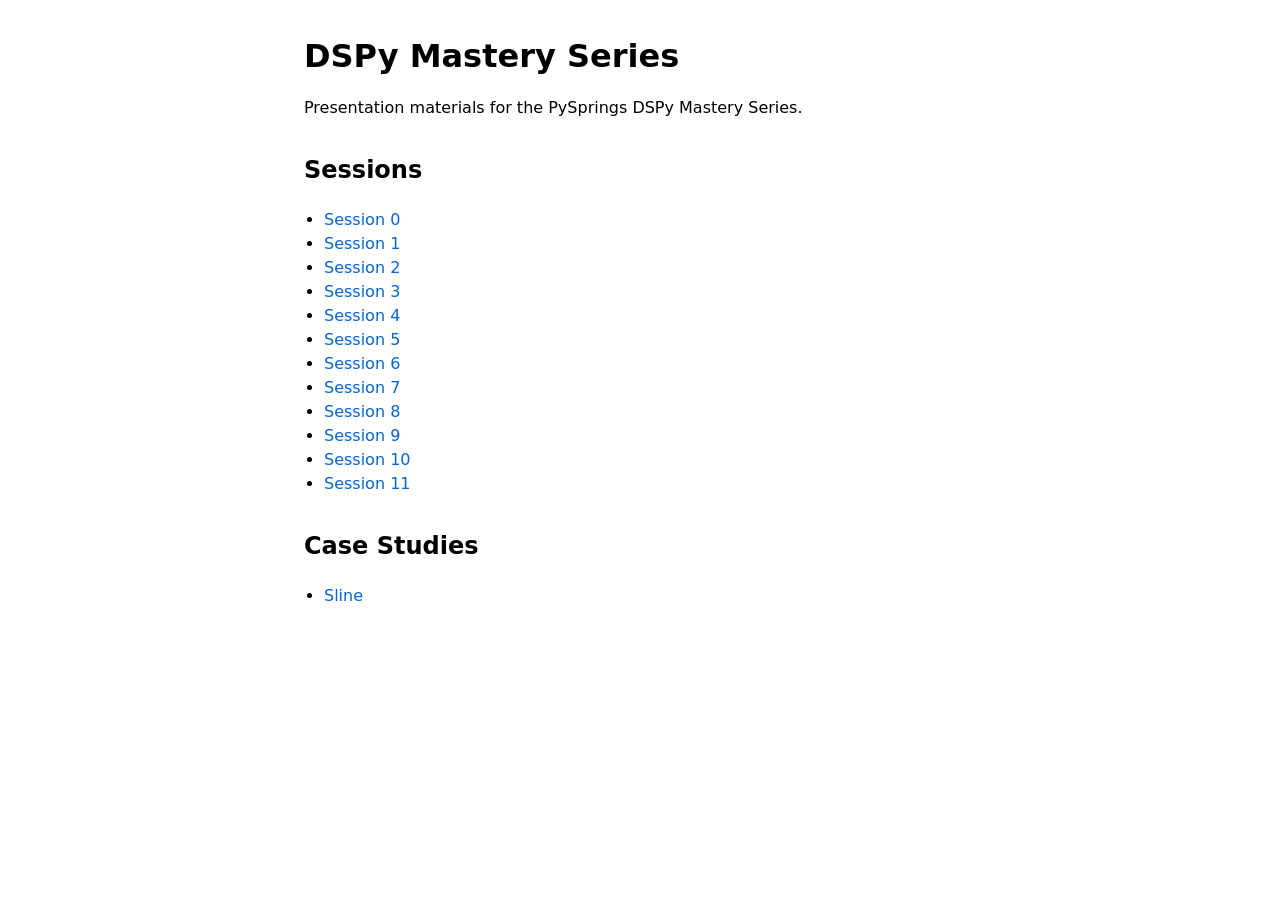
<file: docs/index.html>
<!DOCTYPE html>
<html lang="en">
<head>
<meta charset="utf-8">
<title>DSPy Mastery Series</title>
<style>
  body { font: 16px/1.5 system-ui, sans-serif; max-width: 42rem; margin: 2rem auto; padding: 0 1rem; }
  h1 { margin-bottom: 0.25rem; }
  h2 { margin-top: 2rem; }
  a { color: #0366d6; text-decoration: none; }
  a:hover { text-decoration: underline; }
  ul { padding-left: 1.25rem; }
</style>
</head>
<body>
<h1>DSPy Mastery Series</h1>
<p>Presentation materials for the PySprings DSPy Mastery Series.</p>

<h2>Sessions</h2>
<ul>
    <li><a href="session-0/presentation.html">Session 0</a></li>
    <li><a href="session-1/presentation.html">Session 1</a></li>
    <li><a href="session-2/presentation.html">Session 2</a></li>
    <li><a href="session-3/presentation.html">Session 3</a></li>
    <li><a href="session-4/presentation.html">Session 4</a></li>
    <li><a href="session-5/presentation.html">Session 5</a></li>
    <li><a href="session-6/presentation.html">Session 6</a></li>
    <li><a href="session-7/presentation.html">Session 7</a></li>
    <li><a href="session-8/presentation.html">Session 8</a></li>
    <li><a href="session-9/presentation.html">Session 9</a></li>
    <li><a href="session-10/presentation.html">Session 10</a></li>
    <li><a href="session-11/presentation.html">Session 11</a></li>
</ul>

<h2>Case Studies</h2>
<ul>
    <li><a href="case-studies/sline/tour.html">Sline</a></li>
</ul>
</body>
</html>
</file>
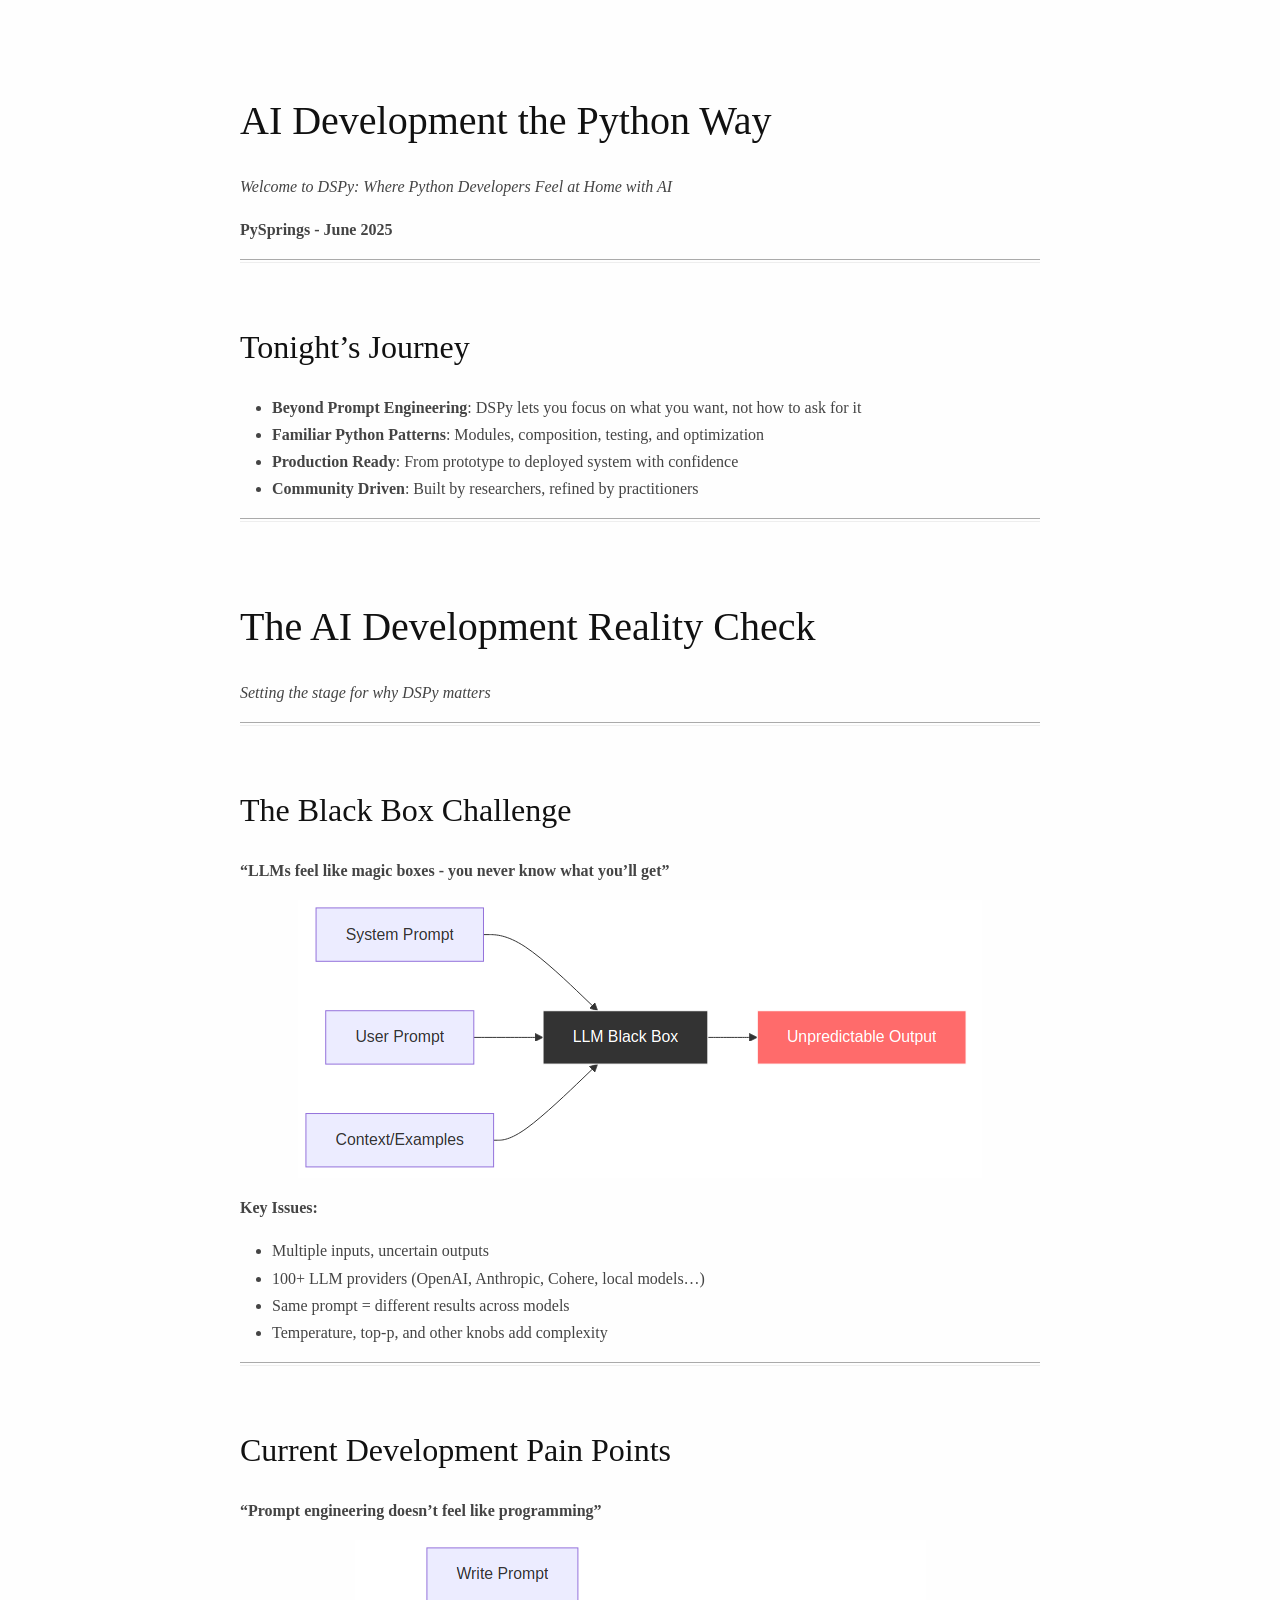
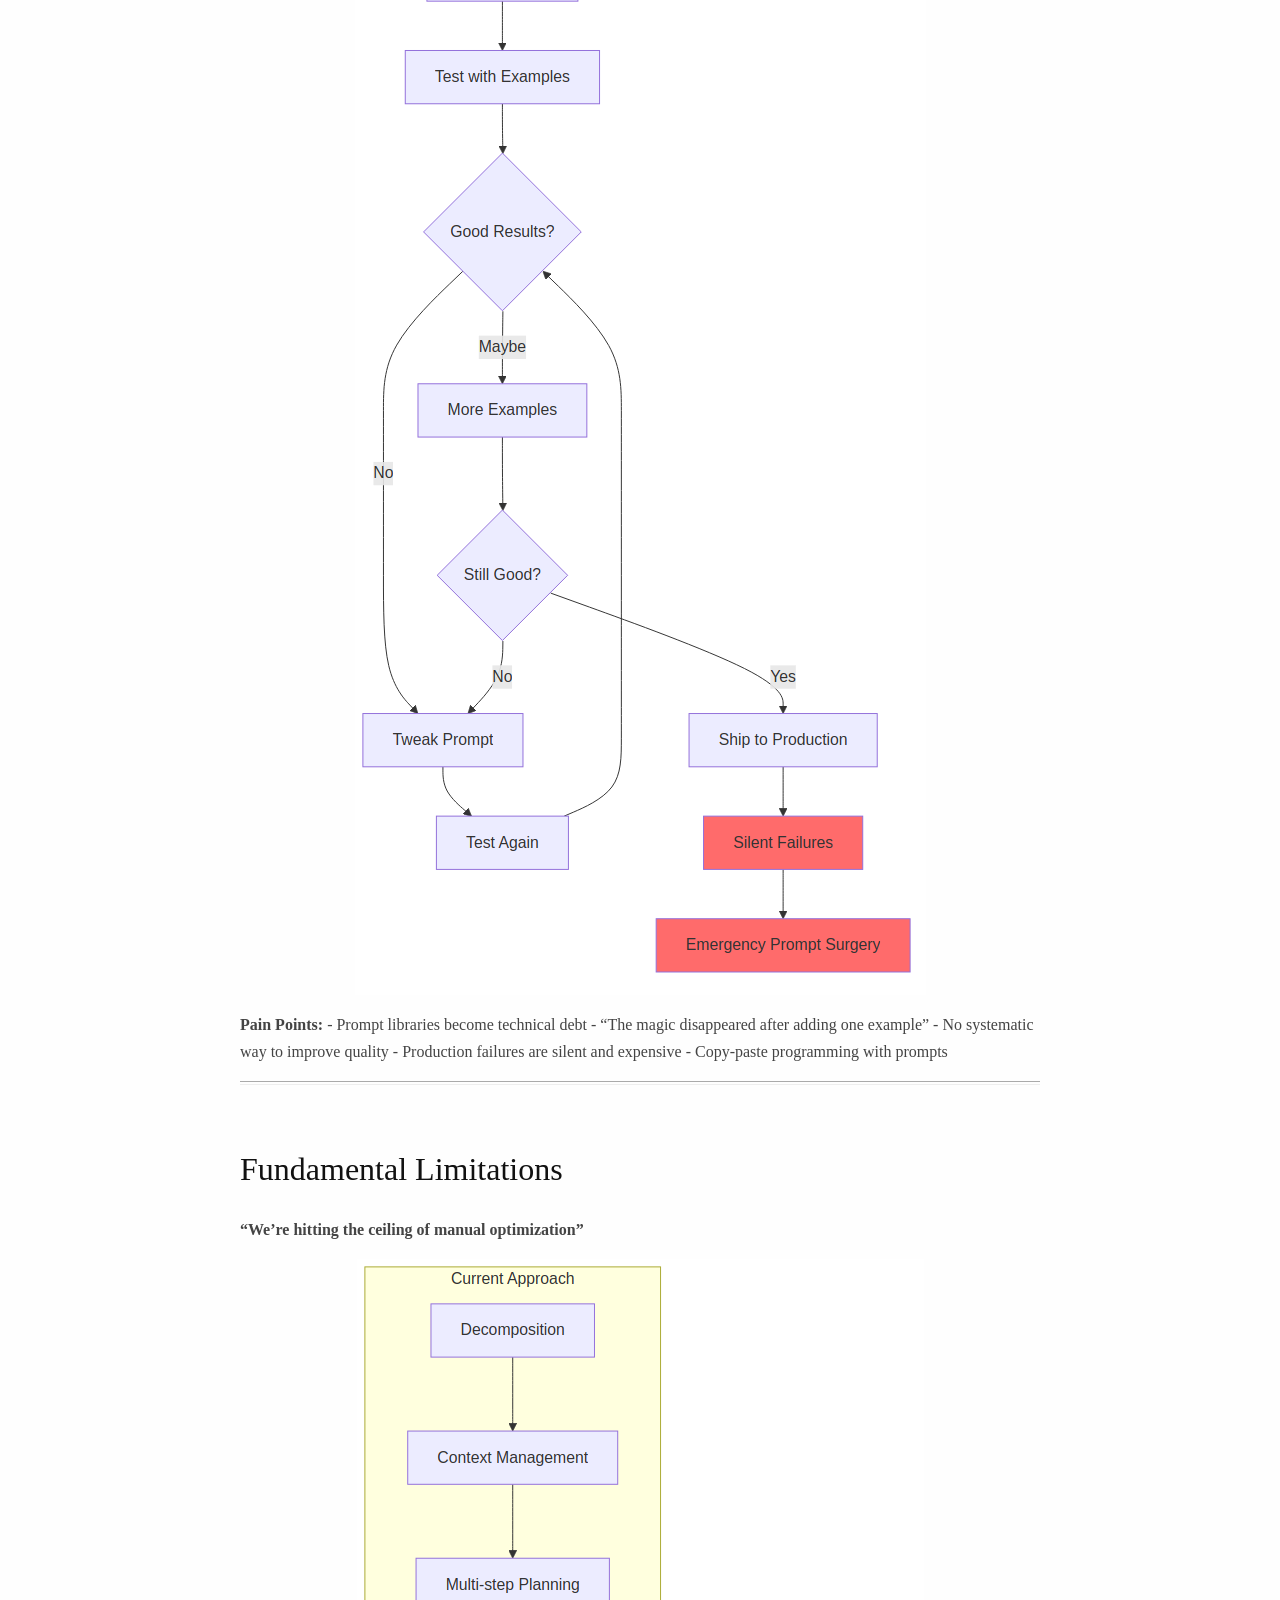
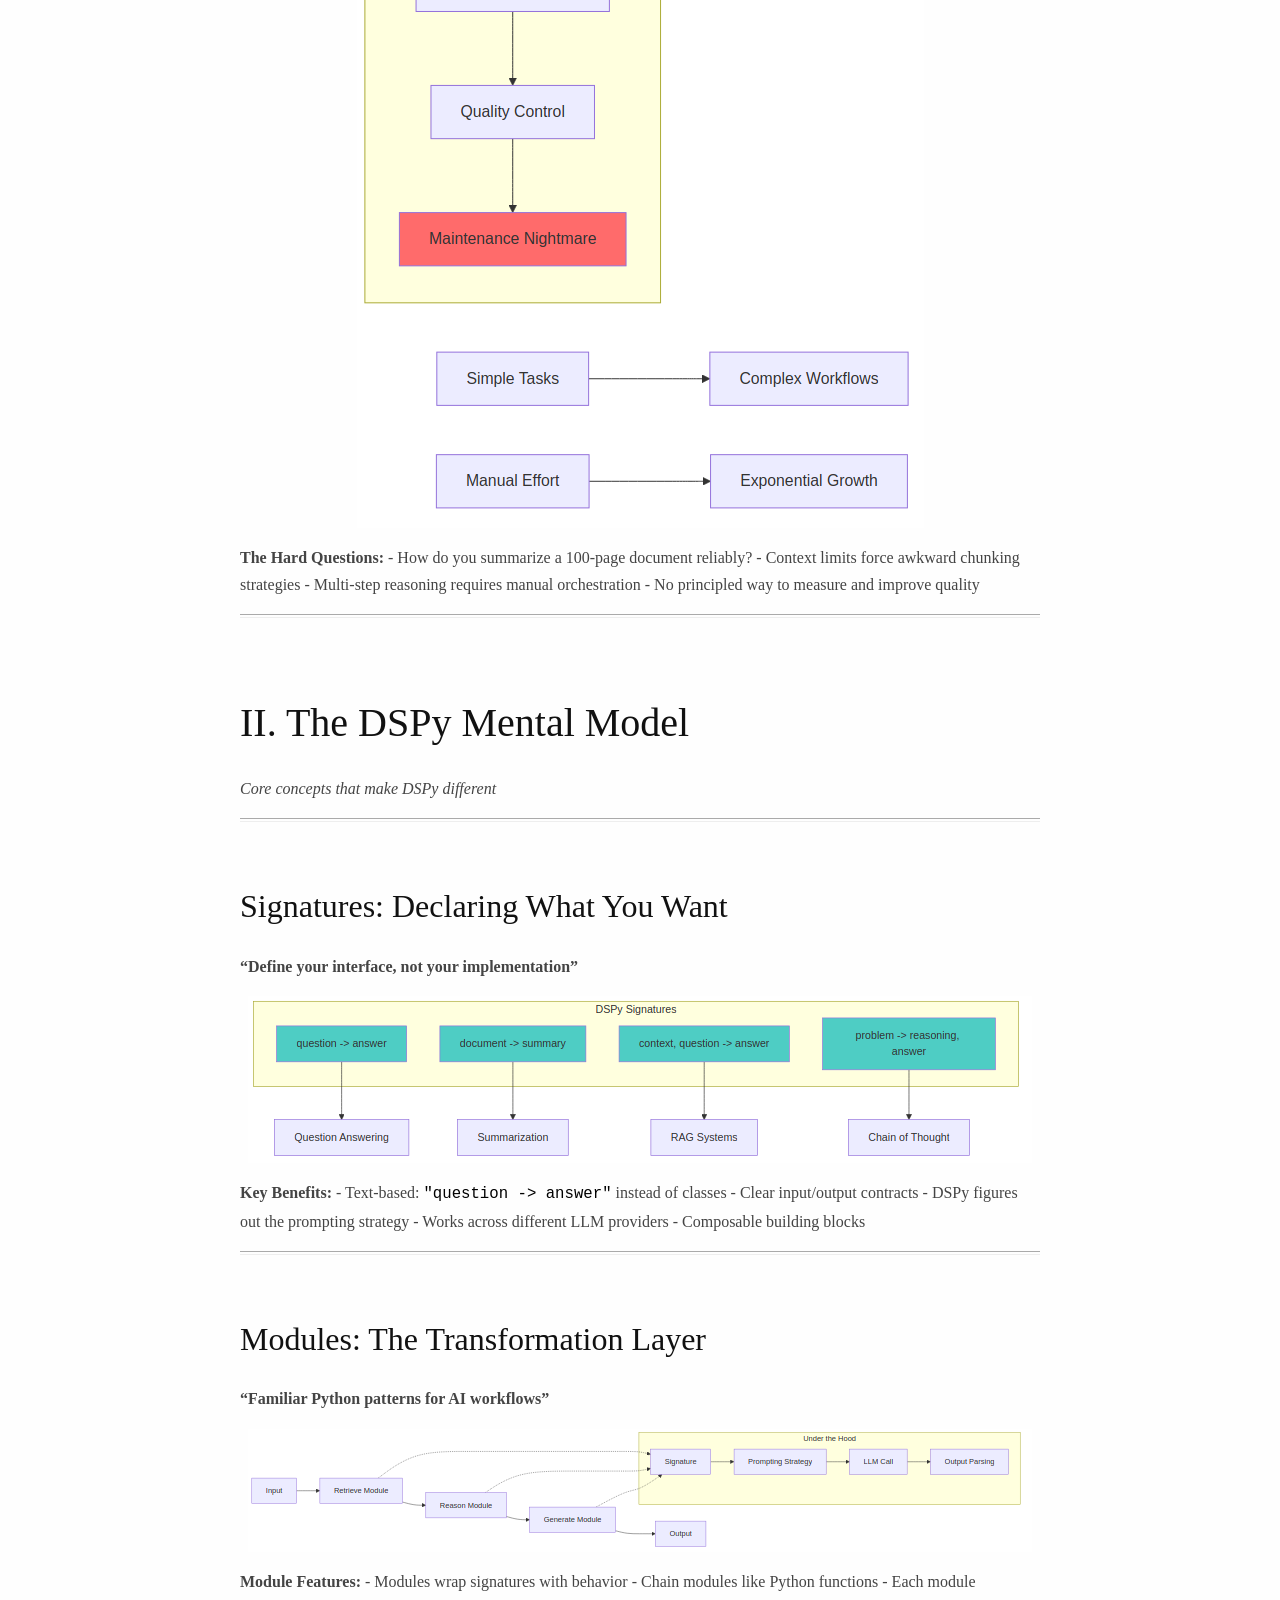
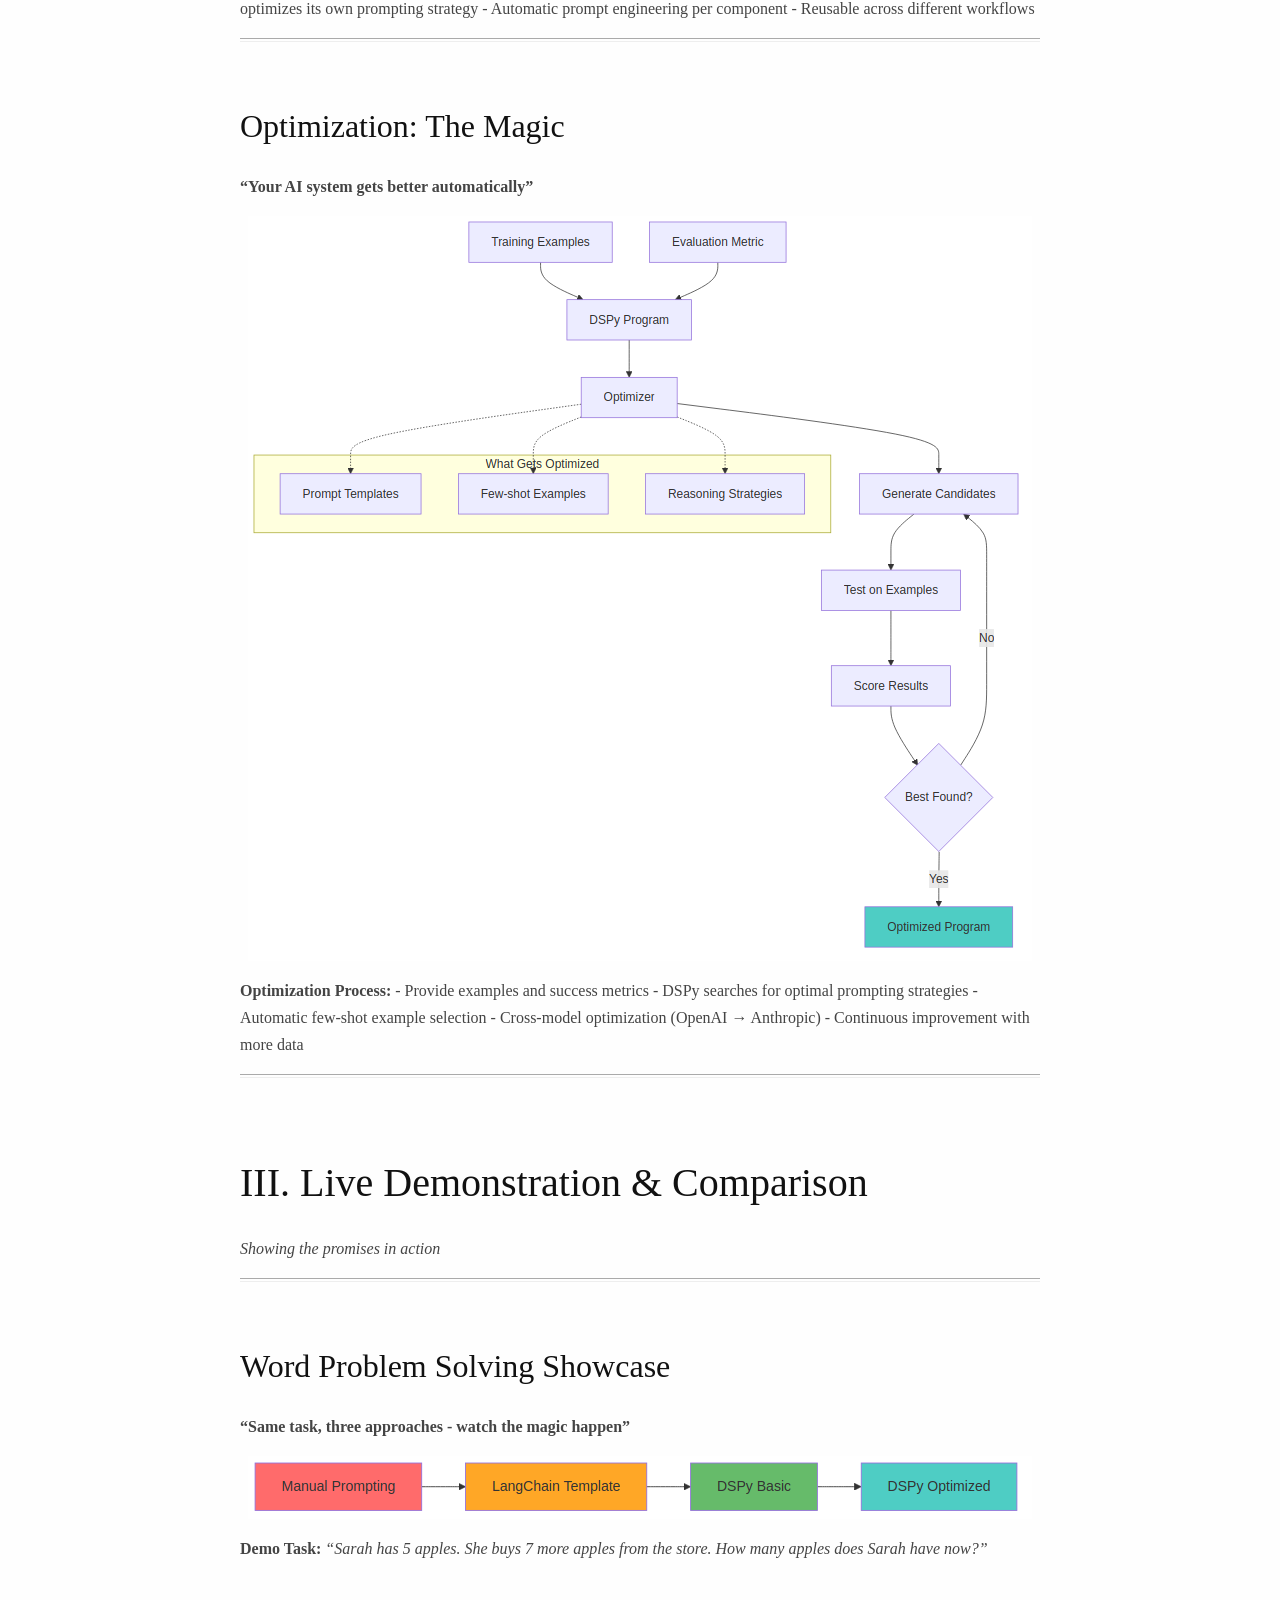
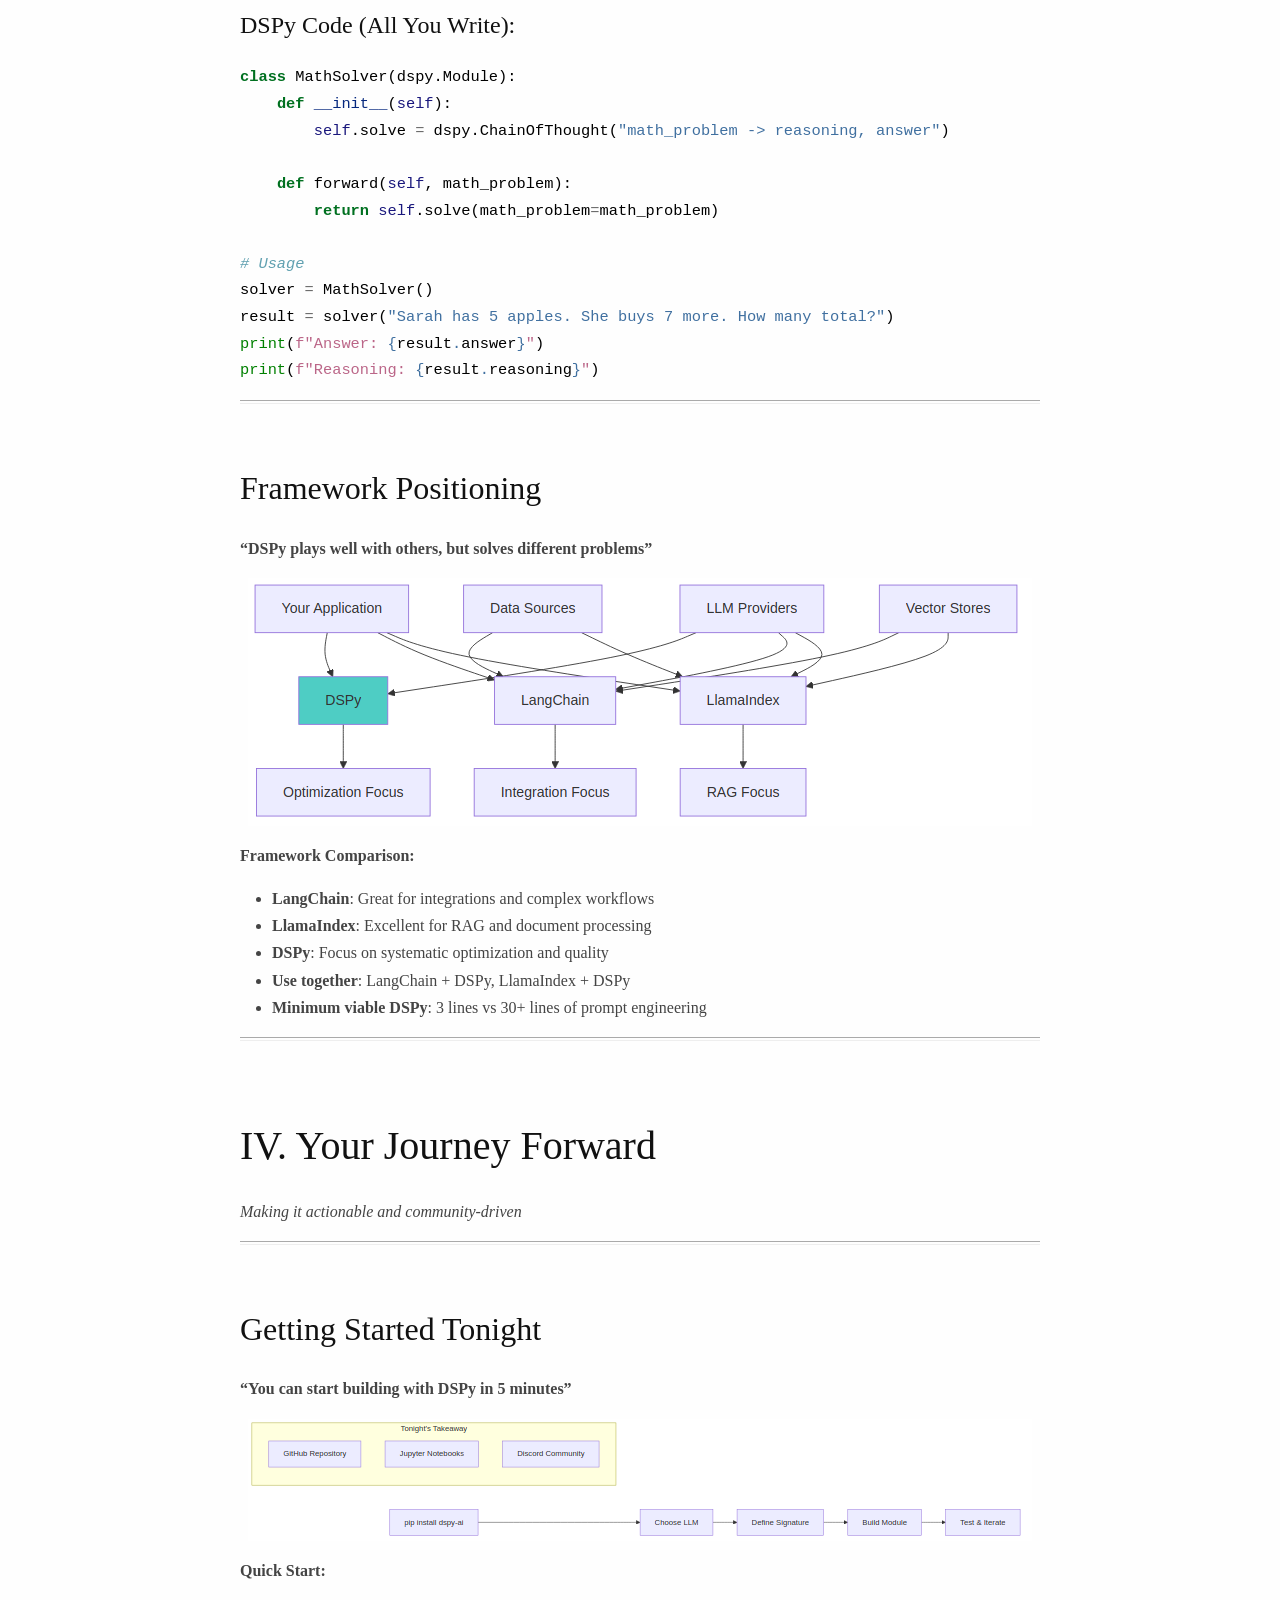
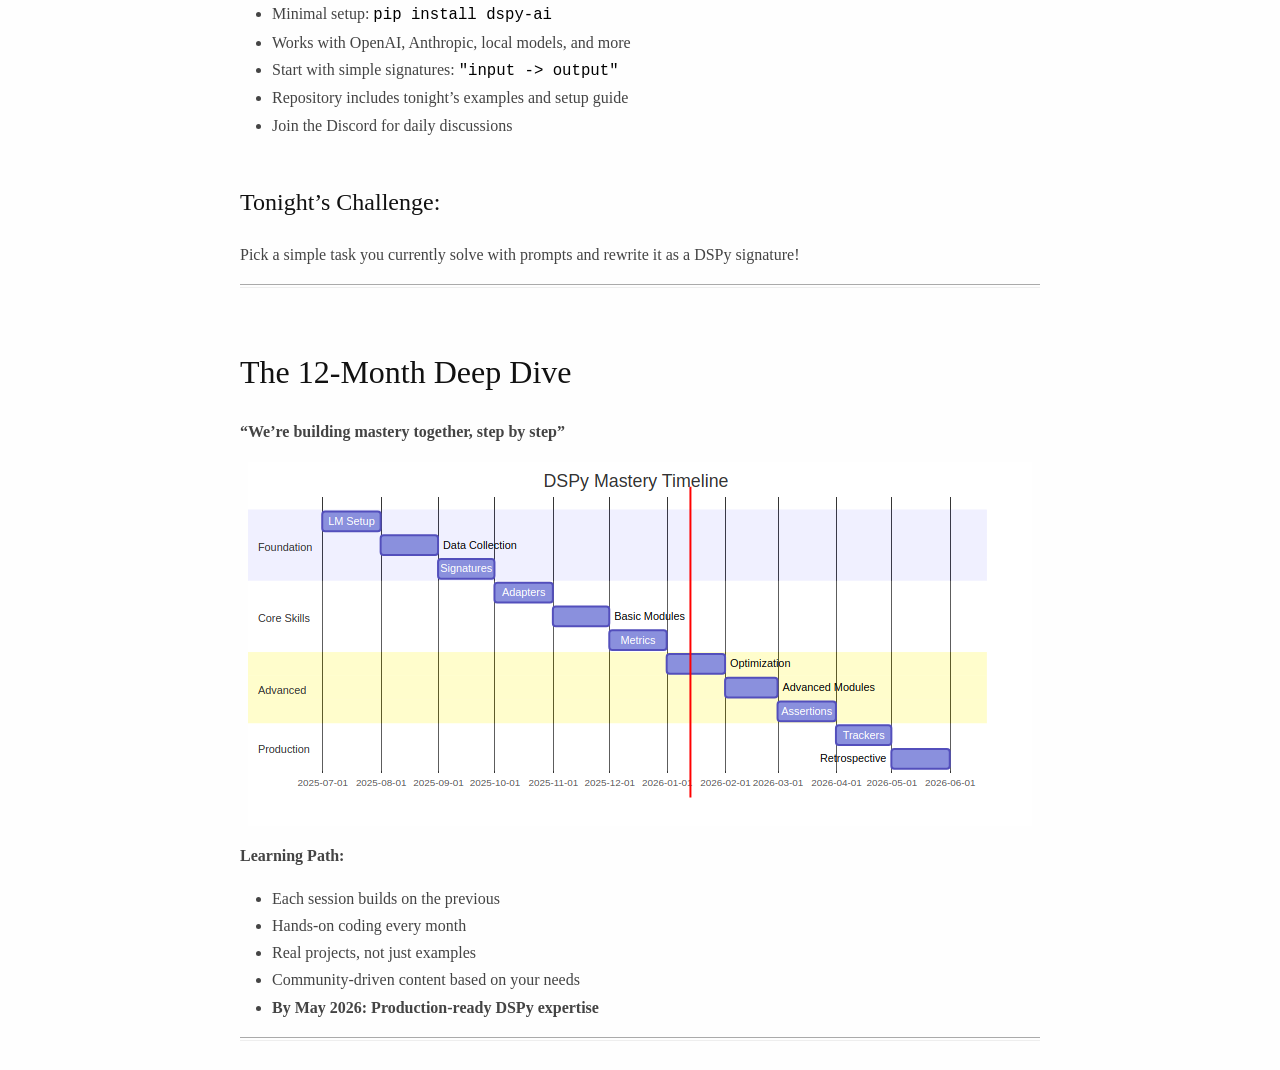
<file: docs/session-0/presentation.html>
<!DOCTYPE html>
<html xmlns="http://www.w3.org/1999/xhtml" lang xml:lang>
<head>
  <meta charset="utf-8" />
  <meta name="generator" content="pandoc" />
  <meta name="viewport" content="width=device-width, initial-scale=1.0, user-scalable=yes" />
  <title>presentation</title>
  <style>
code{white-space: pre-wrap;}
span.smallcaps{font-variant: small-caps;}
div.columns{display: flex; gap: min(4vw, 1.5em);}
div.column{flex: auto; overflow-x: auto;}
div.hanging-indent{margin-left: 1.5em; text-indent: -1.5em;}

ul.task-list[class]{list-style: none;}
ul.task-list li input[type="checkbox"] {
font-size: inherit;
width: 0.8em;
margin: 0 0.8em 0.2em -1.6em;
vertical-align: middle;
}
.display.math{display: block; text-align: center; margin: 0.5rem auto;}

pre > code.sourceCode { white-space: pre; position: relative; }
pre > code.sourceCode > span { line-height: 1.25; }
pre > code.sourceCode > span:empty { height: 1.2em; }
.sourceCode { overflow: visible; }
code.sourceCode > span { color: inherit; text-decoration: inherit; }
div.sourceCode { margin: 1em 0; }
pre.sourceCode { margin: 0; }
@media screen {
div.sourceCode { overflow: auto; }
}
@media print {
pre > code.sourceCode { white-space: pre-wrap; }
pre > code.sourceCode > span { text-indent: -5em; padding-left: 5em; }
}
pre.numberSource code
{ counter-reset: source-line 0; }
pre.numberSource code > span
{ position: relative; left: -4em; counter-increment: source-line; }
pre.numberSource code > span > a:first-child::before
{ content: counter(source-line);
position: relative; left: -1em; text-align: right; vertical-align: baseline;
border: none; display: inline-block;
-webkit-touch-callout: none; -webkit-user-select: none;
-khtml-user-select: none; -moz-user-select: none;
-ms-user-select: none; user-select: none;
padding: 0 4px; width: 4em;
color: #aaaaaa;
}
pre.numberSource { margin-left: 3em; border-left: 1px solid #aaaaaa; padding-left: 4px; }
div.sourceCode
{ }
@media screen {
pre > code.sourceCode > span > a:first-child::before { text-decoration: underline; }
}
code span.al { color: #ff0000; font-weight: bold; } 
code span.an { color: #60a0b0; font-weight: bold; font-style: italic; } 
code span.at { color: #7d9029; } 
code span.bn { color: #40a070; } 
code span.bu { color: #008000; } 
code span.cf { color: #007020; font-weight: bold; } 
code span.ch { color: #4070a0; } 
code span.cn { color: #880000; } 
code span.co { color: #60a0b0; font-style: italic; } 
code span.cv { color: #60a0b0; font-weight: bold; font-style: italic; } 
code span.do { color: #ba2121; font-style: italic; } 
code span.dt { color: #902000; } 
code span.dv { color: #40a070; } 
code span.er { color: #ff0000; font-weight: bold; } 
code span.ex { } 
code span.fl { color: #40a070; } 
code span.fu { color: #06287e; } 
code span.im { color: #008000; font-weight: bold; } 
code span.in { color: #60a0b0; font-weight: bold; font-style: italic; } 
code span.kw { color: #007020; font-weight: bold; } 
code span.op { color: #666666; } 
code span.ot { color: #007020; } 
code span.pp { color: #bc7a00; } 
code span.sc { color: #4070a0; } 
code span.ss { color: #bb6688; } 
code span.st { color: #4070a0; } 
code span.va { color: #19177c; } 
code span.vs { color: #4070a0; } 
code span.wa { color: #60a0b0; font-weight: bold; font-style: italic; } 
</style>
  <style type="text/css">
html {
font-size: 100%;
overflow-y: scroll;
-webkit-text-size-adjust: 100%;
-ms-text-size-adjust: 100%;
}
body {
color: #444;
font-family: Georgia, Palatino, 'Palatino Linotype', Times, 'Times New Roman', serif;
font-size: 12px;
line-height: 1.7;
padding: 1em;
margin: auto;
max-width: 50em; 
background: #fefefe;
}
a {
color: #0645ad;
text-decoration: none;
}
a:visited {
color: #0b0080;
}
a:hover {
color: #06e;
}
a:active {
color: #faa700;
}
a:focus {
outline: thin dotted;
}
*::-moz-selection {
background: rgba(255, 255, 0, 0.3);
color: #000;
}
*::selection {
background: rgba(255, 255, 0, 0.3);
color: #000;
}
a::-moz-selection {
background: rgba(255, 255, 0, 0.3);
color: #0645ad;
}
a::selection {
background: rgba(255, 255, 0, 0.3);
color: #0645ad;
}
p {
margin: 1em 0;
}
img {
max-width: 100%;
}
h1, h2, h3, h4, h5, h6 {
color: #111;
line-height: 125%;
margin-top: 2em;
font-weight: normal;
}
h4, h5, h6 {
font-weight: bold;
}
h1 {
font-size: 2.5em;
}
h2 {
font-size: 2em;
}
h3 {
font-size: 1.5em;
}
h4 {
font-size: 1.2em;
}
h5 {
font-size: 1em;
}
h6 {
font-size: 0.9em;
}
blockquote {
color: #666666;
margin: 0;
padding-left: 3em;
border-left: 0.5em #EEE solid;
}



figure:has(img),
figure:has(svg) {

margin-bottom: 1em; 
box-sizing: border-box; 
}

hr {
display: block;
height: 2px;
border: 0;
border-top: 1px solid #aaa;
border-bottom: 1px solid #eee;
margin: 1em 0;
padding: 0;
clear: both; 
}
pre, code, kbd, samp {
color: #000;
font-family: monospace, monospace;
_font-family: 'courier new', monospace;
font-size: 0.98em;
}
pre {
white-space: pre;
white-space: pre-wrap;
word-wrap: break-word;
}
b, strong {
font-weight: bold;
}
dfn {
font-style: italic;
}
ins {
background: #ff9;
color: #000;
text-decoration: none;
}
mark {
background: #ff0;
color: #000;
font-style: italic;
font-weight: bold;
}
sub, sup {
font-size: 75%;
line-height: 0;
position: relative;
vertical-align: baseline;
}
sup {
top: -0.5em;
}
sub {
bottom: -0.25em;
}
ul, ol {
margin: 1em 0;
padding: 0 0 0 2em;
}
li p:last-child {
margin-bottom: 0;
}
ul ul, ol ol {
margin: .3em 0;
}
dl {
margin-bottom: 1em;
}
dt {
font-weight: bold;
margin-bottom: .8em;
}
dd {
margin: 0 0 .8em 2em;
}
dd:last-child {
margin-bottom: 0;
}
img {
border: 0;
-ms-interpolation-mode: bicubic;
vertical-align: middle;
}
figure {
display: block;
text-align: center;
margin: 1em 0;
}
figure img {
border: none;
margin: 0 auto;
}
figure svg {
display: block; 
margin-left: auto;
margin-right: auto;
max-width: 100%; 
}
figcaption {
font-size: 0.8em;
font-style: italic;
margin: 0 0 .8em;
}
table {
margin-bottom: 2em;
border-bottom: 1px solid #ddd;
border-right: 1px solid #ddd;
border-spacing: 0;
border-collapse: collapse;
}
table th {
padding: .2em 1em;
background-color: #eee;
border-top: 1px solid #ddd;
border-left: 1px solid #ddd;
}
table td {
padding: .2em 1em;
border-top: 1px solid #ddd;
border-left: 1px solid #ddd;
vertical-align: top;
}
.author {
font-size: 1.2em;
text-align: center;
}
@media only screen and (min-width: 480px) {
body {
font-size: 14px;
}
}
@media only screen and (min-width: 768px) {
body {
font-size: 16px;
}
}
@media print {
* {
background: transparent !important;
color: black !important;
filter: none !important;
-ms-filter: none !important;
}
body {
font-size: 12pt;
max-width: 100%;
}
a, a:visited {
text-decoration: underline;
}
hr {
height: 1px;
border: 0;
border-bottom: 1px solid black;
}
a[href]:after {
content: " (" attr(href) ")";
}
abbr[title]:after {
content: " (" attr(title) ")";
}
.ir a:after, a[href^="javascript:"]:after, a[href^="#"]:after {
content: "";
}
pre, blockquote {
border: 1px solid #999;
padding-right: 1em;
page-break-inside: avoid;
}
tr, img {
page-break-inside: avoid;
}
img {
max-width: 100% !important;
}
@page :left {
margin: 15mm 20mm 15mm 10mm;
}
@page :right {
margin: 15mm 10mm 15mm 20mm;
}
p, h2, h3 {
orphans: 3;
widows: 3;
}
h2, h3 {
page-break-after: avoid;
}
}

.notes {
display: none !important;
}
</style>
</head>
<body>
<h1 id="ai-development-the-python-way">AI Development the Python
Way</h1>
<p><em>Welcome to DSPy: Where Python Developers Feel at Home with
AI</em></p>
<p><strong>PySprings - June 2025</strong></p>
<hr />
<h2 id="tonights-journey">Tonight’s Journey</h2>
<ul>
<li><strong>Beyond Prompt Engineering</strong>: DSPy lets you focus on
what you want, not how to ask for it</li>
<li><strong>Familiar Python Patterns</strong>: Modules, composition,
testing, and optimization<br />
</li>
<li><strong>Production Ready</strong>: From prototype to deployed system
with confidence</li>
<li><strong>Community Driven</strong>: Built by researchers, refined by
practitioners</li>
</ul>
<div class="notes">
<p>Welcome everyone! Tonight we’re kicking off our 12-month journey into
systematic AI development. We’re pioneering a learning path together
that will take you from prompt engineering frustration to
production-ready AI systems.</p>
<p>The key message tonight: DSPy makes AI development feel like Python
development. No more prompt archaeology, no more crossing your fingers
when you deploy.</p>
</div>
<hr />
<h1 id="the-ai-development-reality-check">The AI Development Reality
Check</h1>
<p><em>Setting the stage for why DSPy matters</em></p>
<hr />
<h2 id="the-black-box-challenge">The Black Box Challenge</h2>
<p><strong>“LLMs feel like magic boxes - you never know what you’ll
get”</strong></p>
<figure>
<img src="[data-uri]" />
</figure>
<p><strong>Key Issues:</strong></p>
<ul>
<li>Multiple inputs, uncertain outputs</li>
<li>100+ LLM providers (OpenAI, Anthropic, Cohere, local models…)</li>
<li>Same prompt = different results across models</li>
<li>Temperature, top-p, and other knobs add complexity</li>
</ul>
<div class="notes">
<p>This is the fundamental problem we’re solving. LLMs are black boxes
from a developer perspective. We put stuff in, we get stuff out, but
there’s no systematic way to improve the relationship between input and
output.</p>
<p>The complexity explodes when you consider model differences. A prompt
that works great with GPT-4 might fail completely with Claude or a local
model. We’re essentially doing manual integration testing every time we
switch providers.</p>
</div>
<hr />
<h2 id="current-development-pain-points">Current Development Pain
Points</h2>
<p><strong>“Prompt engineering doesn’t feel like
programming”</strong></p>
<figure>
<img src="[data-uri]" />
</figure>
<p><strong>Pain Points:</strong> - Prompt libraries become technical
debt - “The magic disappeared after adding one example” - No systematic
way to improve quality - Production failures are silent and expensive -
Copy-paste programming with prompts</p>
<div class="notes">
<p>This workflow should look familiar and painful. It’s the opposite of
everything we’ve learned about software engineering best practices.</p>
<p>Notice the “silent failures” - this is unique to LLM applications. A
traditional API either works or throws an error. LLMs always return
<em>something</em>, but that something might be subtly wrong in ways
that only surface much later.</p>
<p>I call this “copy-paste programming with prompts” because that’s what
most of us end up doing. Find a prompt that works on Stack Overflow,
copy it, pray it works for your use case.</p>
</div>
<hr />
<h2 id="fundamental-limitations">Fundamental Limitations</h2>
<p><strong>“We’re hitting the ceiling of manual
optimization”</strong></p>
<figure>
<img src="[data-uri]" />
</figure>
<p><strong>The Hard Questions:</strong> - How do you summarize a
100-page document reliably? - Context limits force awkward chunking
strategies - Multi-step reasoning requires manual orchestration - No
principled way to measure and improve quality</p>
<div class="notes">
<p>These aren’t just engineering problems - they’re fundamental
limitations of the current approach. When I say “manual orchestration,”
I mean you’re essentially writing a state machine by hand every time you
build a multi-step AI workflow.</p>
<p>The document summarization example is particularly painful. You chunk
the document, summarize each chunk, then summarize the summaries. But
how do you know if you’re losing critical information? How do you know
if your chunking strategy is optimal?</p>
<p>This is where we need to move from artisanal prompt crafting to
systematic engineering.</p>
</div>
<hr />
<h1 id="ii.-the-dspy-mental-model">II. The DSPy Mental Model</h1>
<p><em>Core concepts that make DSPy different</em></p>
<hr />
<h2 id="signatures-declaring-what-you-want">Signatures: Declaring What
You Want</h2>
<p><strong>“Define your interface, not your implementation”</strong></p>
<figure>
<img src="[data-uri]" />
</figure>
<p><strong>Key Benefits:</strong> - Text-based:
<code>&quot;question -&gt; answer&quot;</code> instead of classes - Clear
input/output contracts - DSPy figures out the prompting strategy - Works
across different LLM providers - Composable building blocks</p>
<div class="notes">
<p>This is the first major shift in thinking. Instead of writing
prompts, you declare what transformation you want to happen.</p>
<p>Notice these are all text-based signatures. You can use class-based
signatures for more control, but start simple. The field names matter -
“question” is semantically different from “query” or “input”.</p>
<p>The magic is that DSPy takes your signature and figures out how to
prompt the LM to actually do that transformation. And it can optimize
that prompting strategy automatically.</p>
</div>
<hr />
<h2 id="modules-the-transformation-layer">Modules: The Transformation
Layer</h2>
<p><strong>“Familiar Python patterns for AI workflows”</strong></p>
<figure>
<img src="[data-uri]" />
</figure>
<p><strong>Module Features:</strong> - Modules wrap signatures with
behavior - Chain modules like Python functions - Each module optimizes
its own prompting strategy - Automatic prompt engineering per component
- Reusable across different workflows</p>
<div class="notes">
<p>This should feel familiar to Python developers. Modules are like
functions or classes - they encapsulate behavior and can be
composed.</p>
<p>The key insight is that each module handles its own prompting
strategy. You don’t write prompts for individual modules - you just
declare what each module should do via its signature.</p>
<p>Under the hood, each module is figuring out the best way to prompt
the LM for its specific task, and this can be optimized
automatically.</p>
</div>
<hr />
<h2 id="optimization-the-magic">Optimization: The Magic</h2>
<p><strong>“Your AI system gets better automatically”</strong></p>
<figure>
<img src="[data-uri]" />
</figure>
<p><strong>Optimization Process:</strong> - Provide examples and success
metrics - DSPy searches for optimal prompting strategies - Automatic
few-shot example selection - Cross-model optimization (OpenAI →
Anthropic) - Continuous improvement with more data</p>
<div class="notes">
<p>This is where DSPy becomes truly powerful. Instead of manually tuning
prompts, you provide examples of what good looks like and let DSPy
figure out how to achieve it.</p>
<p>The optimizer is essentially doing automated prompt engineering. It’s
trying different ways of framing the task, selecting the best examples
to include, and finding prompting strategies that work well for your
specific use case.</p>
<p>Cross-model optimization is huge - you can develop with GPT-4 and
deploy on a smaller local model, and DSPy will adjust the prompting
strategy accordingly.</p>
</div>
<hr />
<h1 id="iii.-live-demonstration-comparison">III. Live Demonstration
&amp; Comparison</h1>
<p><em>Showing the promises in action</em></p>
<hr />
<h2 id="word-problem-solving-showcase">Word Problem Solving
Showcase</h2>
<p><strong>“Same task, three approaches - watch the magic
happen”</strong></p>
<figure>
<img src="[data-uri]" />
</figure>
<p><strong>Demo Task:</strong> <em>“Sarah has 5 apples. She buys 7 more
apples from the store. How many apples does Sarah have now?”</em></p>
<h3 id="dspy-code-all-you-write">DSPy Code (All You Write):</h3>
<div class="sourceCode" id="cb1"><pre class="sourceCode python"><code class="sourceCode python"><span id="cb1-1"><a href="#cb1-1" aria-hidden="true" tabindex="-1"></a><span class="kw">class</span> MathSolver(dspy.Module):</span>
<span id="cb1-2"><a href="#cb1-2" aria-hidden="true" tabindex="-1"></a>    <span class="kw">def</span> <span class="fu">__init__</span>(<span class="va">self</span>):</span>
<span id="cb1-3"><a href="#cb1-3" aria-hidden="true" tabindex="-1"></a>        <span class="va">self</span>.solve <span class="op">=</span> dspy.ChainOfThought(<span class="st">&quot;math_problem -&gt; reasoning, answer&quot;</span>)</span>
<span id="cb1-4"><a href="#cb1-4" aria-hidden="true" tabindex="-1"></a>    </span>
<span id="cb1-5"><a href="#cb1-5" aria-hidden="true" tabindex="-1"></a>    <span class="kw">def</span> forward(<span class="va">self</span>, math_problem):</span>
<span id="cb1-6"><a href="#cb1-6" aria-hidden="true" tabindex="-1"></a>        <span class="cf">return</span> <span class="va">self</span>.solve(math_problem<span class="op">=</span>math_problem)</span>
<span id="cb1-7"><a href="#cb1-7" aria-hidden="true" tabindex="-1"></a></span>
<span id="cb1-8"><a href="#cb1-8" aria-hidden="true" tabindex="-1"></a><span class="co"># Usage</span></span>
<span id="cb1-9"><a href="#cb1-9" aria-hidden="true" tabindex="-1"></a>solver <span class="op">=</span> MathSolver()</span>
<span id="cb1-10"><a href="#cb1-10" aria-hidden="true" tabindex="-1"></a>result <span class="op">=</span> solver(<span class="st">&quot;Sarah has 5 apples. She buys 7 more. How many total?&quot;</span>)</span>
<span id="cb1-11"><a href="#cb1-11" aria-hidden="true" tabindex="-1"></a><span class="bu">print</span>(<span class="ss">f&quot;Answer: </span><span class="sc">{</span>result<span class="sc">.</span>answer<span class="sc">}</span><span class="ss">&quot;</span>)</span>
<span id="cb1-12"><a href="#cb1-12" aria-hidden="true" tabindex="-1"></a><span class="bu">print</span>(<span class="ss">f&quot;Reasoning: </span><span class="sc">{</span>result<span class="sc">.</span>reasoning<span class="sc">}</span><span class="ss">&quot;</span>)</span></code></pre></div>
<div class="notes">
<p>Now let’s see this in action. I’m going to solve the same math
problem using three different approaches, and you’ll see the progression
in both code simplicity and accuracy.</p>
<p>[LIVE DEMO] 1. Manual prompting - show the brittle string
manipulation 2. LangChain template - better structure, still manual 3.
DSPy basic - clean, declarative 4. DSPy optimized - same code, automatic
improvement</p>
<p>The key insight: DSPy code doesn’t change between basic and
optimized. The optimization happens at the framework level.</p>
</div>
<hr />
<h2 id="framework-positioning">Framework Positioning</h2>
<p><strong>“DSPy plays well with others, but solves different
problems”</strong></p>
<figure>
<img src="[data-uri]" />
</figure>
<p><strong>Framework Comparison:</strong></p>
<ul>
<li><strong>LangChain</strong>: Great for integrations and complex
workflows</li>
<li><strong>LlamaIndex</strong>: Excellent for RAG and document
processing<br />
</li>
<li><strong>DSPy</strong>: Focus on systematic optimization and
quality</li>
<li><strong>Use together</strong>: LangChain + DSPy, LlamaIndex +
DSPy</li>
<li><strong>Minimum viable DSPy</strong>: 3 lines vs 30+ lines of prompt
engineering</li>
</ul>
<div class="notes">
<p>Important clarification: DSPy isn’t competing with LangChain or
LlamaIndex. They solve different problems and work well together.</p>
<p>LangChain is your Swiss Army knife for LLM integrations. LlamaIndex
is your power tool for RAG. DSPy is your optimization engine.</p>
<p>You might use LangChain to build your data pipeline, LlamaIndex for
document retrieval, and DSPy to optimize the reasoning and generation
components.</p>
<p>The “3 lines vs 30+ lines” isn’t hyperbole. Show the math problem
again - that’s literally 3 lines of DSPy vs what would be extensive
prompt engineering manually.</p>
</div>
<hr />
<h1 id="iv.-your-journey-forward">IV. Your Journey Forward</h1>
<p><em>Making it actionable and community-driven</em></p>
<hr />
<h2 id="getting-started-tonight">Getting Started Tonight</h2>
<p><strong>“You can start building with DSPy in 5 minutes”</strong></p>
<figure>
<img src="[data-uri]" />
</figure>
<p><strong>Quick Start:</strong></p>
<ul>
<li>Minimal setup: <code>pip install dspy-ai</code></li>
<li>Works with OpenAI, Anthropic, local models, and more</li>
<li>Start with simple signatures: <code>&quot;input -&gt; output&quot;</code></li>
<li>Repository includes tonight’s examples and setup guide</li>
<li>Join the Discord for daily discussions</li>
</ul>
<h3 id="tonights-challenge">Tonight’s Challenge:</h3>
<p>Pick a simple task you currently solve with prompts and rewrite it as
a DSPy signature!</p>
<div class="notes">
<p>Here’s your homework for tonight. Don’t worry about optimization yet
- just get comfortable with the signature concept.</p>
<p>Think about any place where you’re currently writing prompts. Maybe
it’s: - Summarizing text - Extracting information - Answering questions
- Classifying content</p>
<p>Try to express that as a DSPy signature and basic module. Bring your
experiments to July’s session.</p>
<p>The Discord is where the real learning happens between sessions.
We’ll have channels for troubleshooting, sharing experiments, and
discussing real-world applications.</p>
</div>
<hr />
<h2 id="the-12-month-deep-dive">The 12-Month Deep Dive</h2>
<p><strong>“We’re building mastery together, step by step”</strong></p>
<figure>
<img src="[data-uri]" />
</figure>
<p><strong>Learning Path:</strong></p>
<ul>
<li>Each session builds on the previous</li>
<li>Hands-on coding every month</li>
<li>Real projects, not just examples</li>
<li>Community-driven content based on your needs</li>
<li><strong>By May 2026: Production-ready DSPy expertise</strong></li>
</ul>
<div class="notes">
<p>This timeline isn’t just wishful thinking. We’ve structured this to
mirror how you’d actually adopt DSPy in a real project.</p>
<p>July: Getting your development environment set up properly August:
Where do you get training data? How do you structure it? September: Deep
dive into signatures - the foundation of everything</p>
<p>The winter months are your core skills - modules, metrics,
optimization. By January, you’ll be dangerous.</p>
<p>Spring is about production - assertions for reliability, trackers for
observability, and a retrospective where we assess how far we’ve
come.</p>
<p>Notice there’s no “advanced prompting” session. That’s the point -
DSPy abstracts that away.</p>
</div>
<hr />
</body>
</html>
</file>
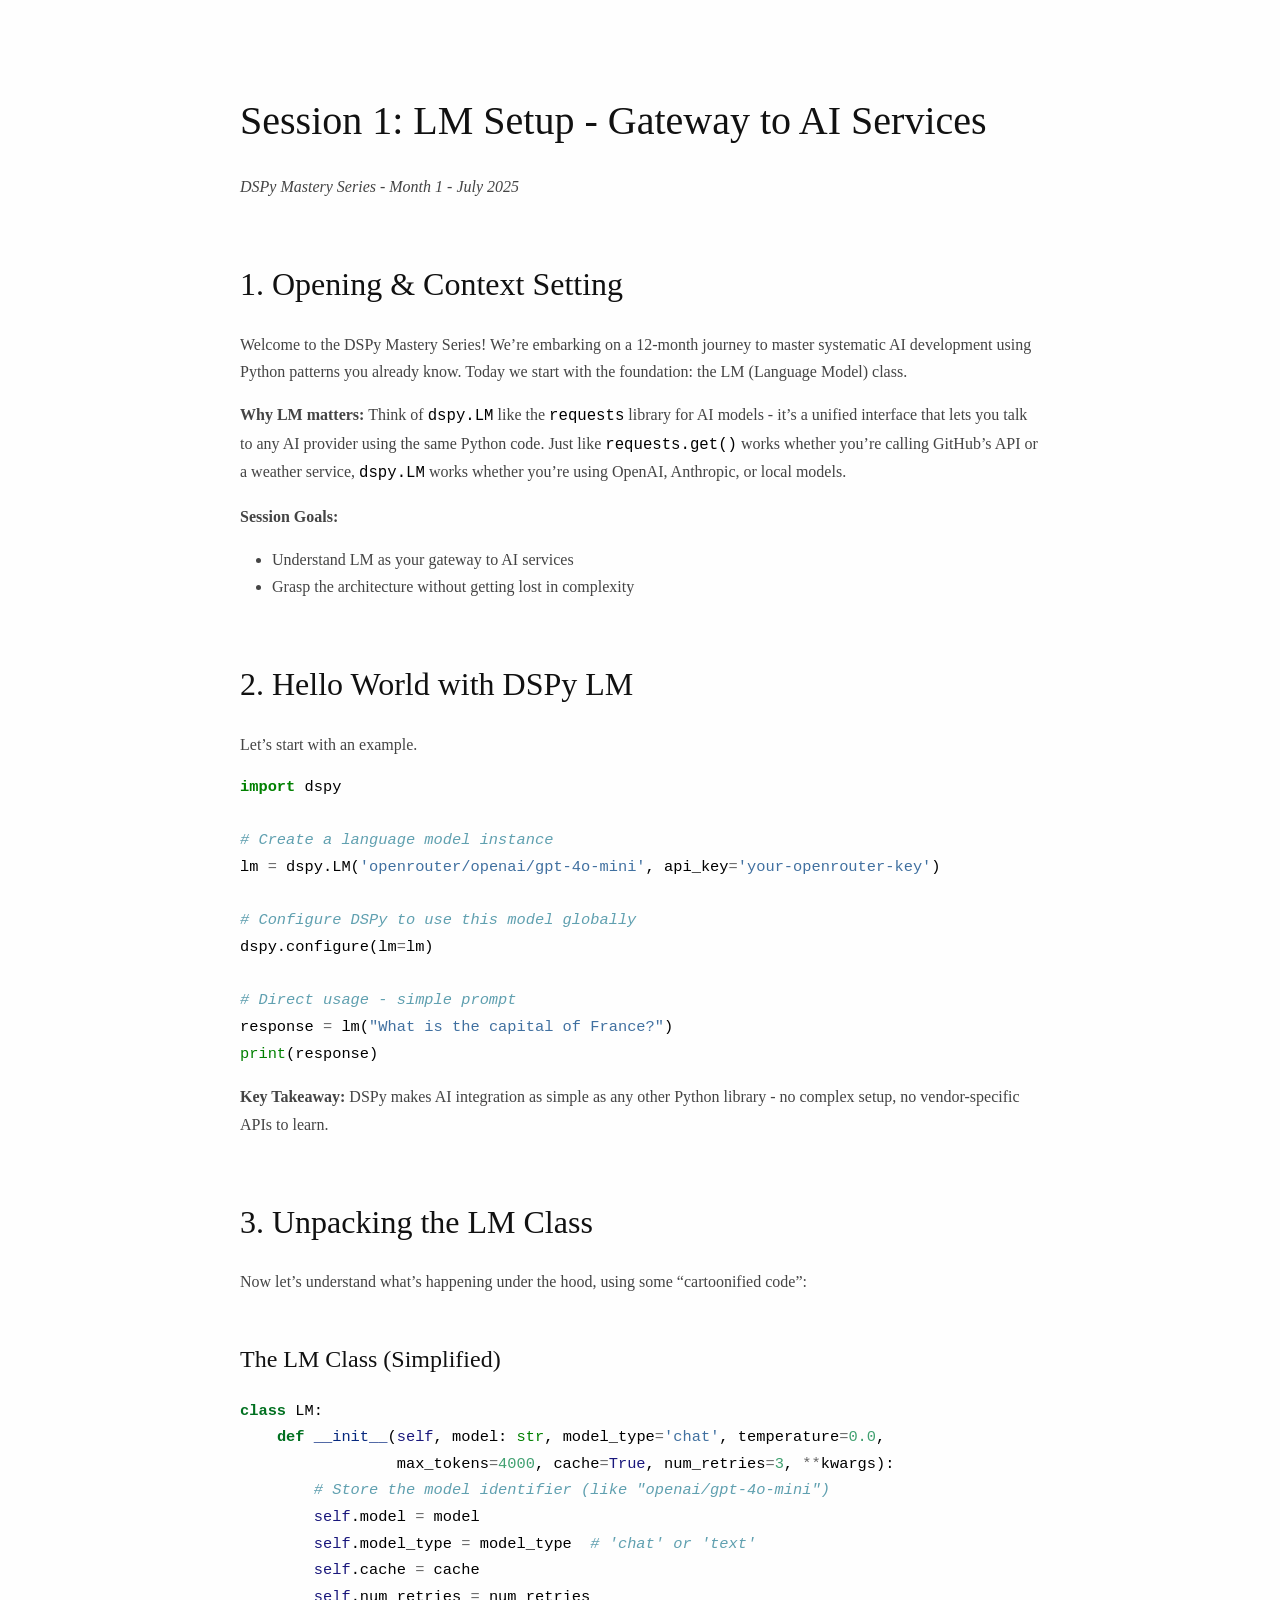
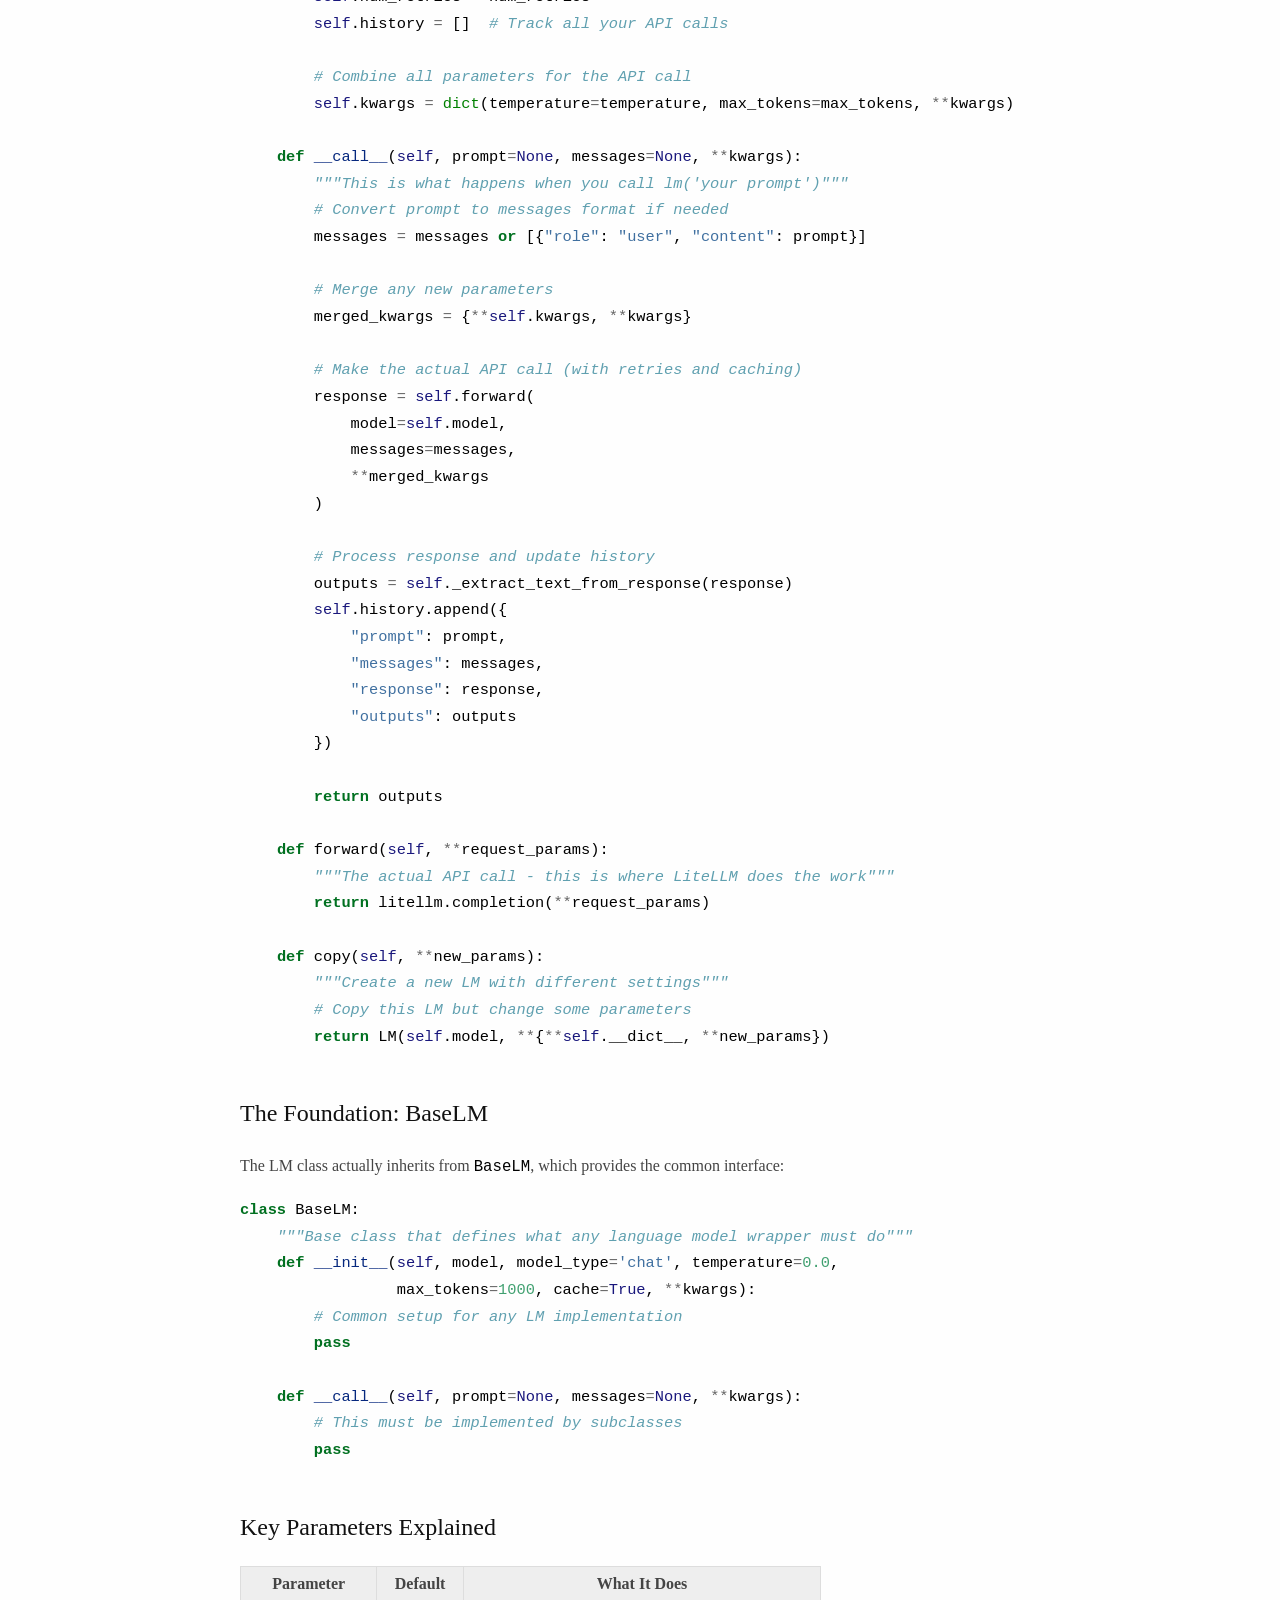
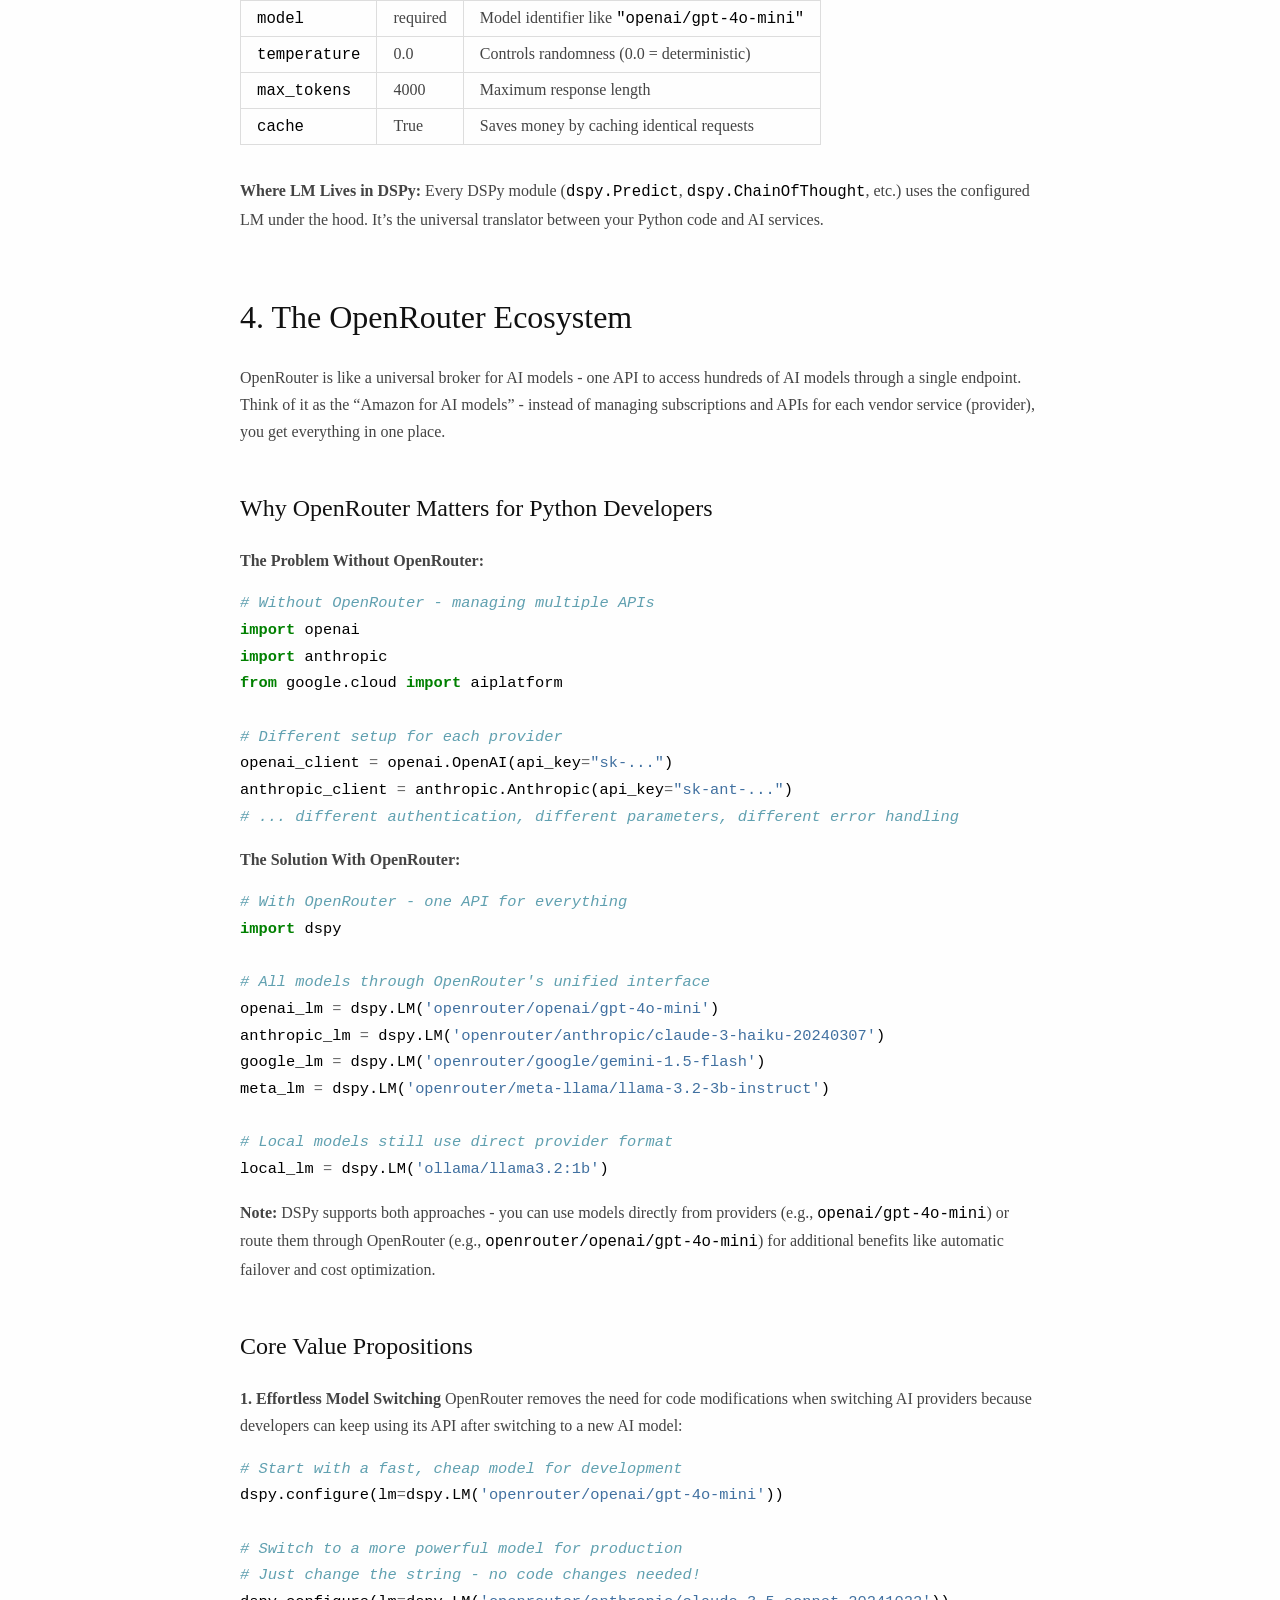
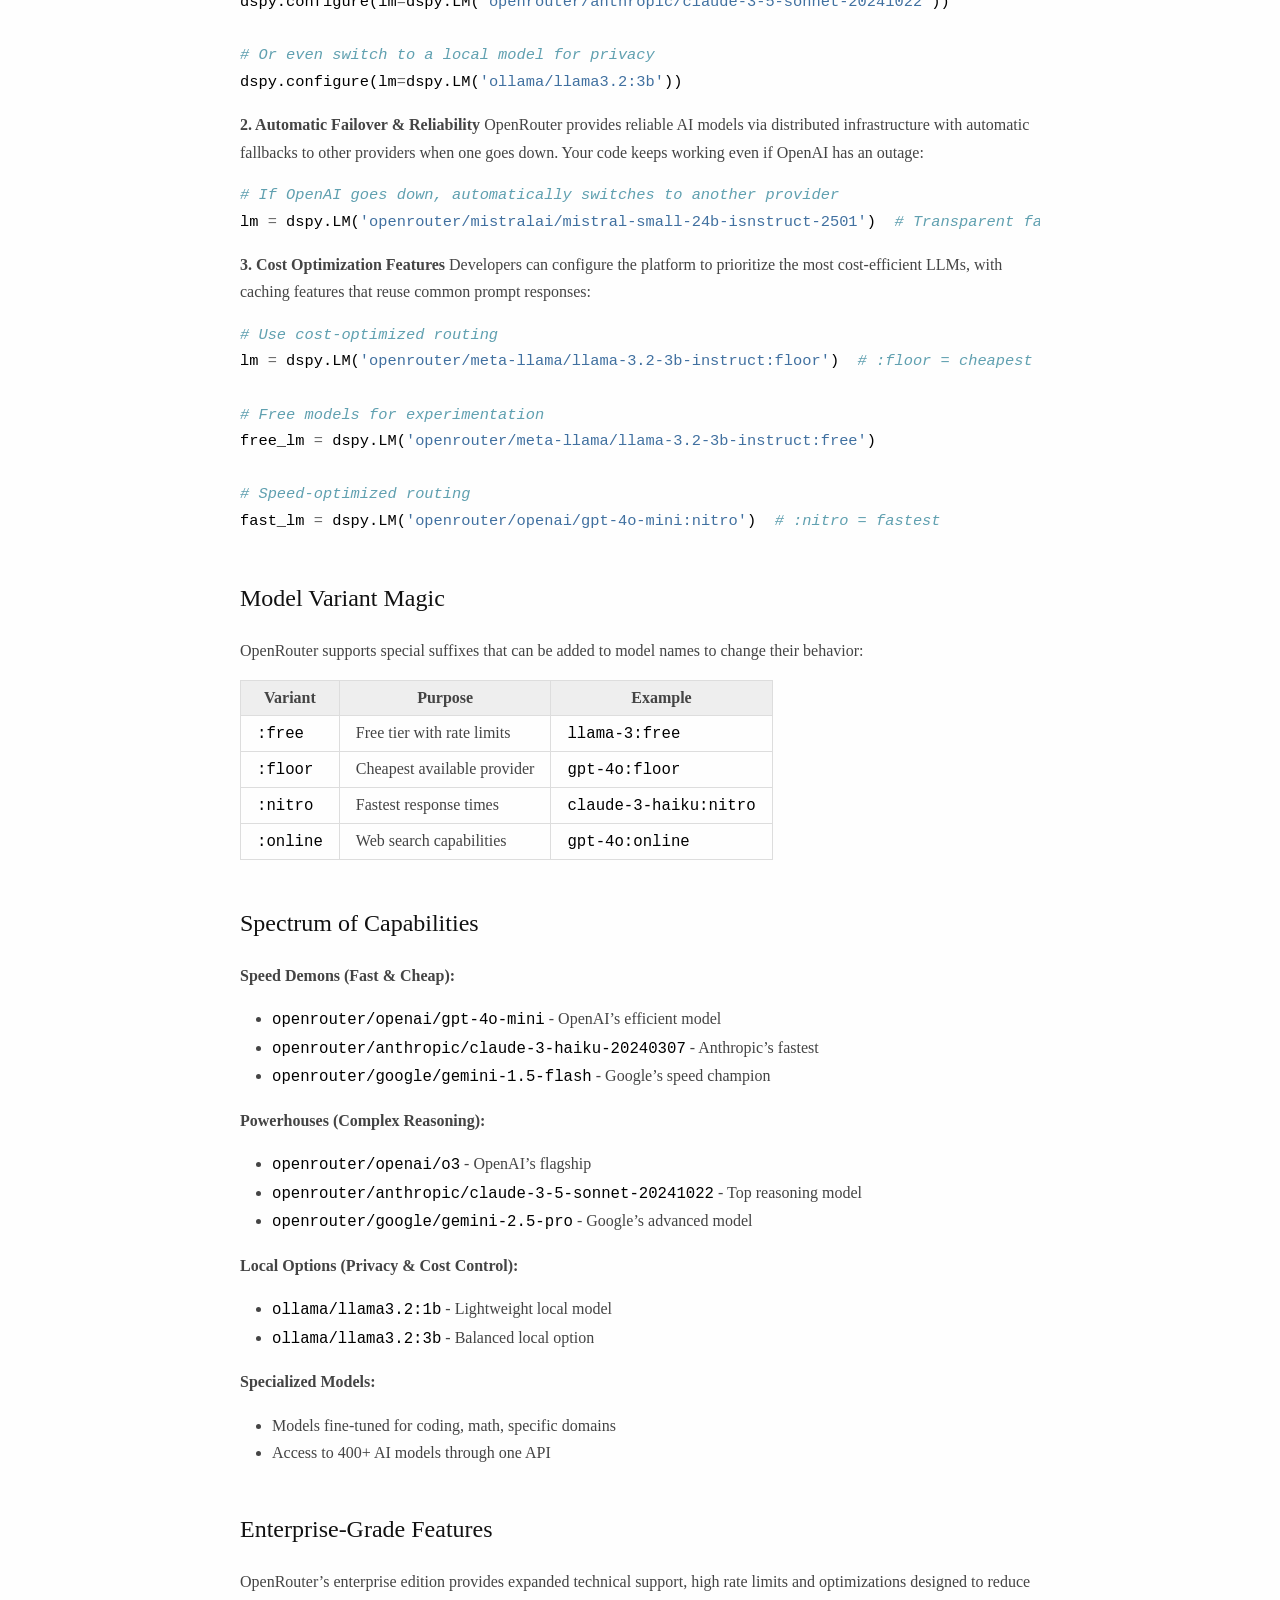
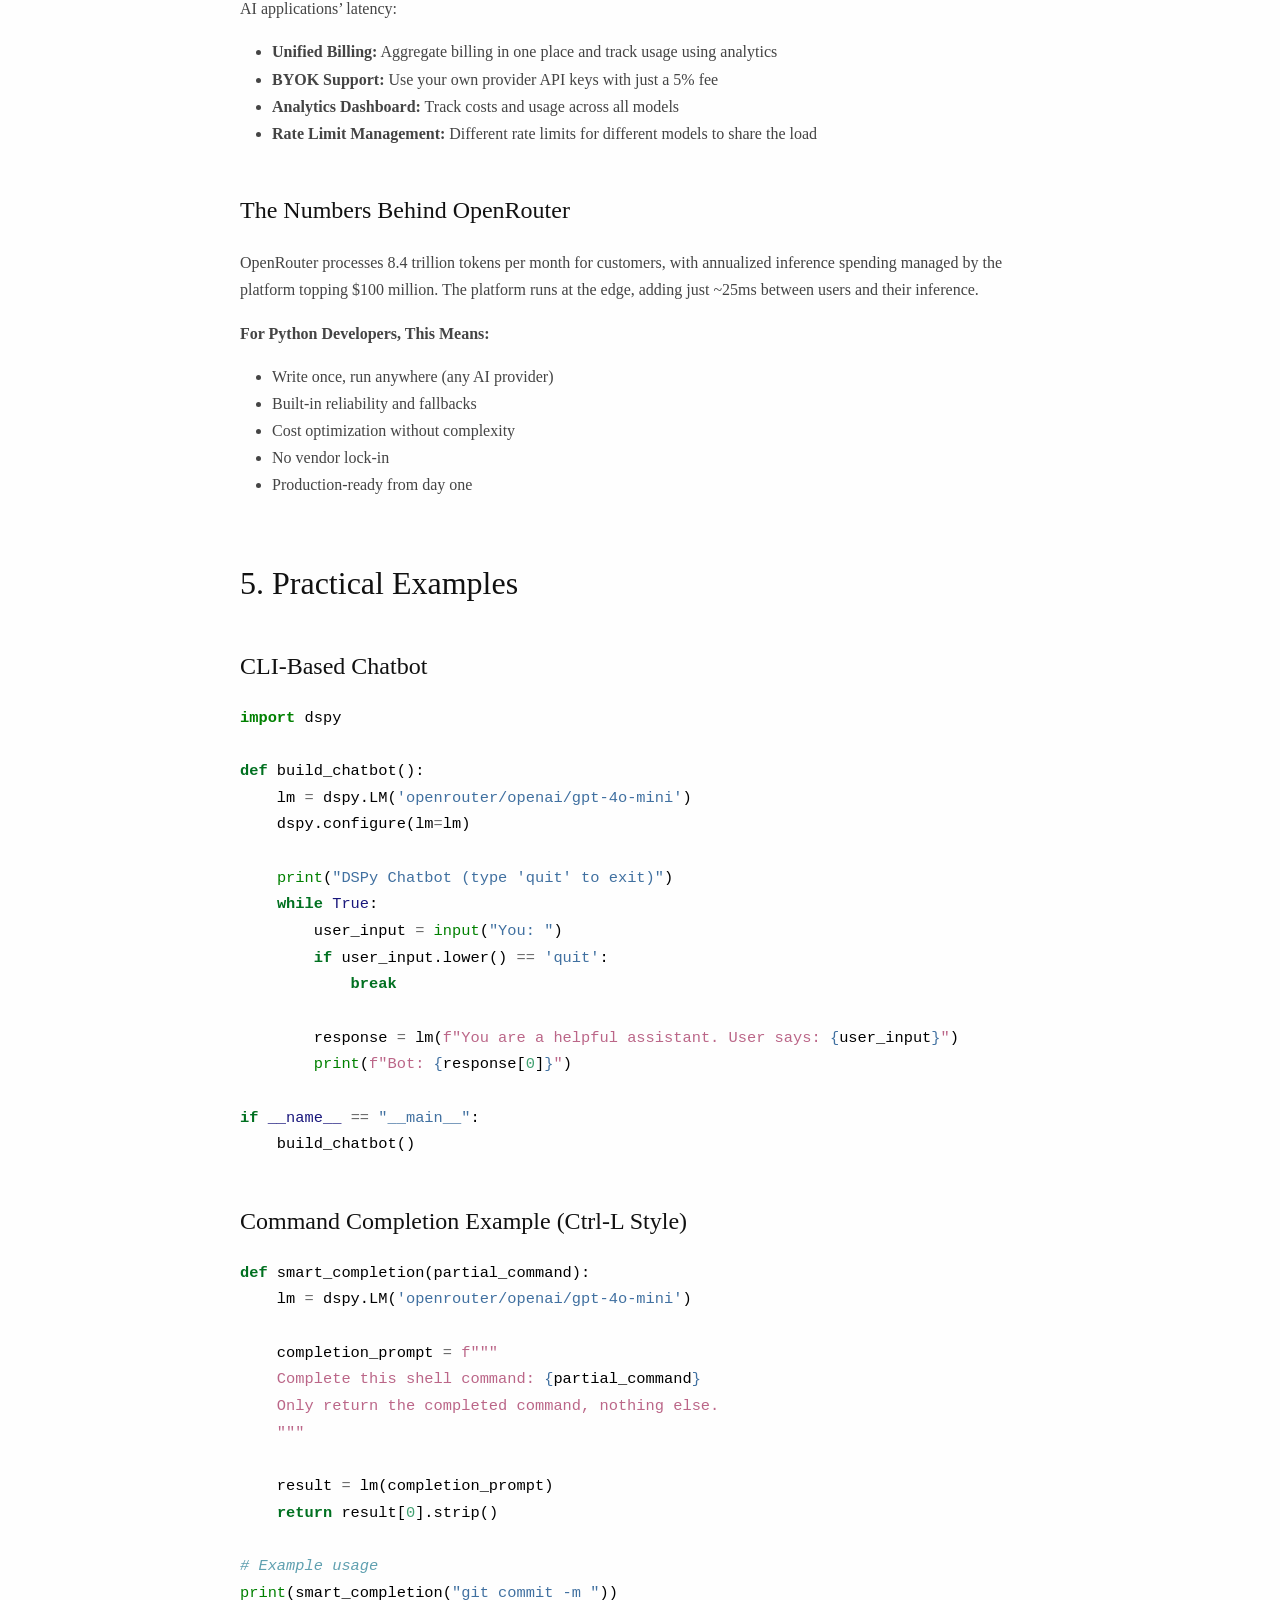
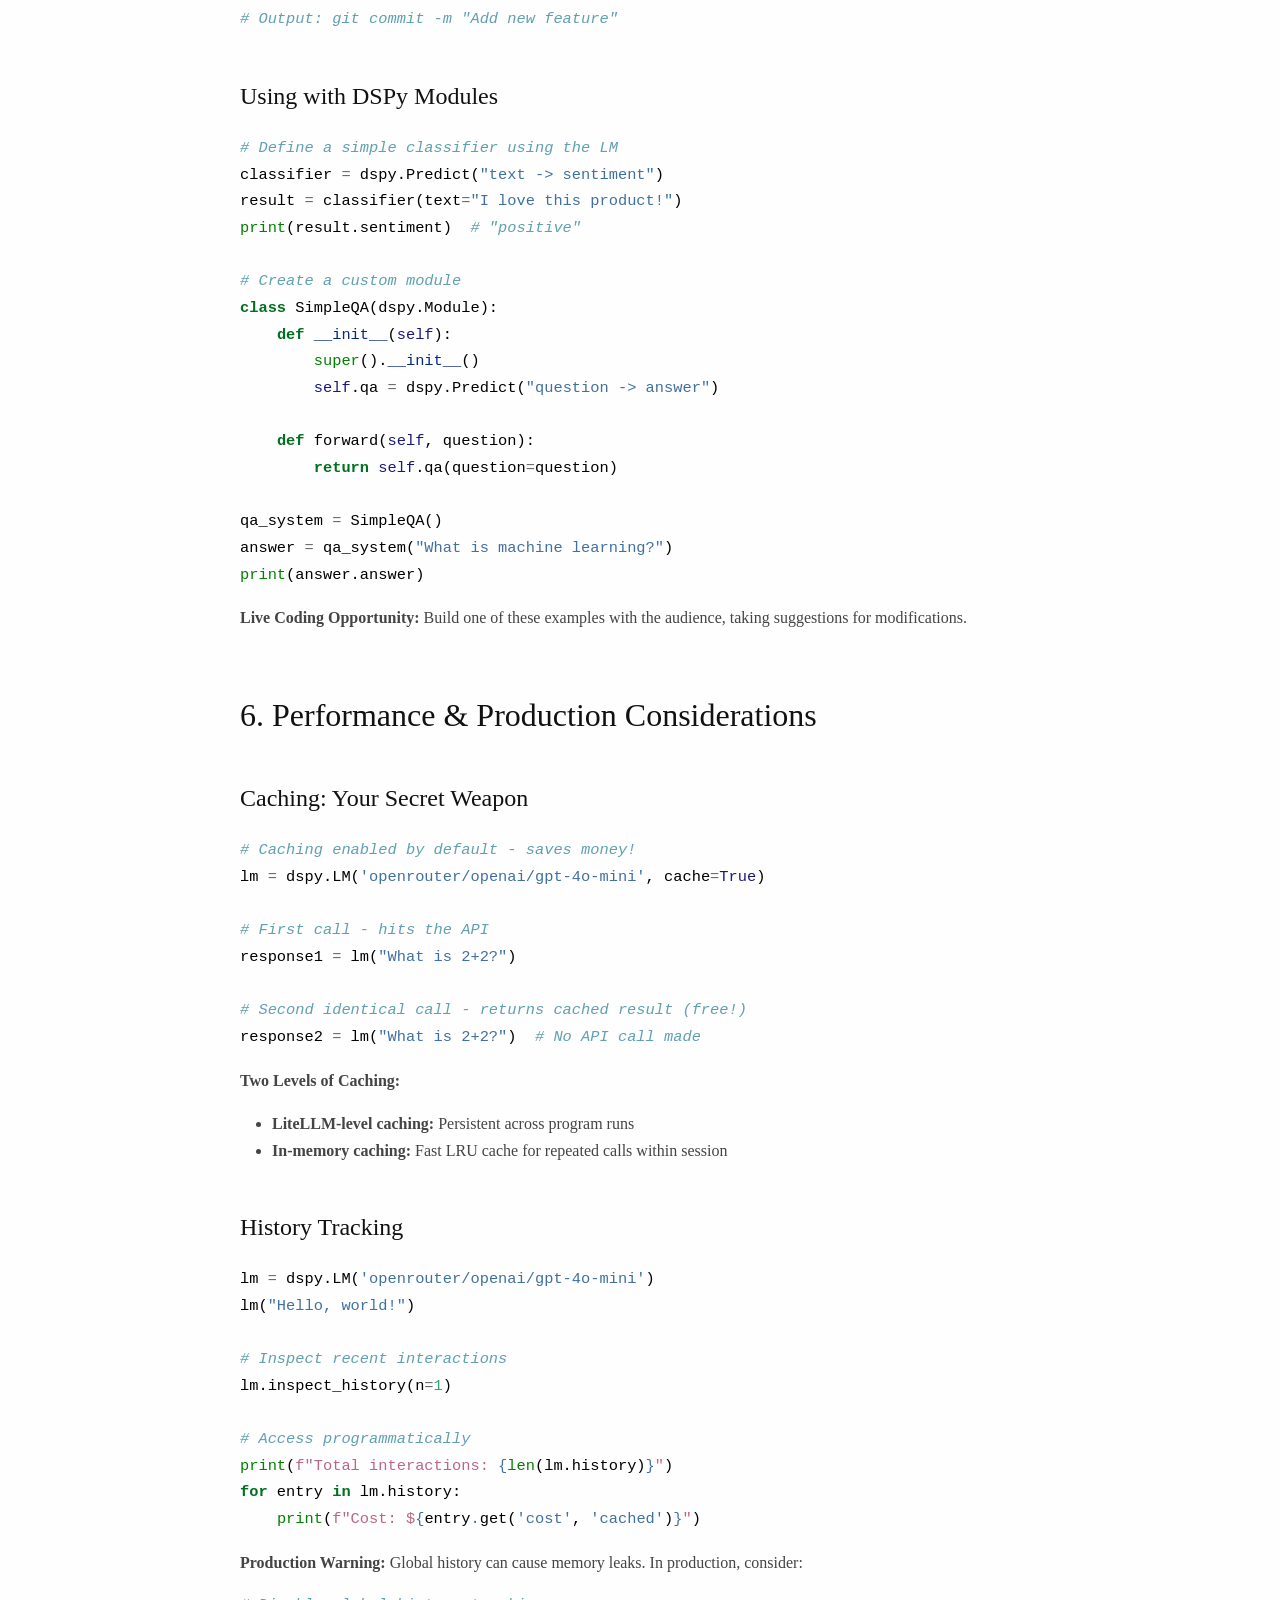
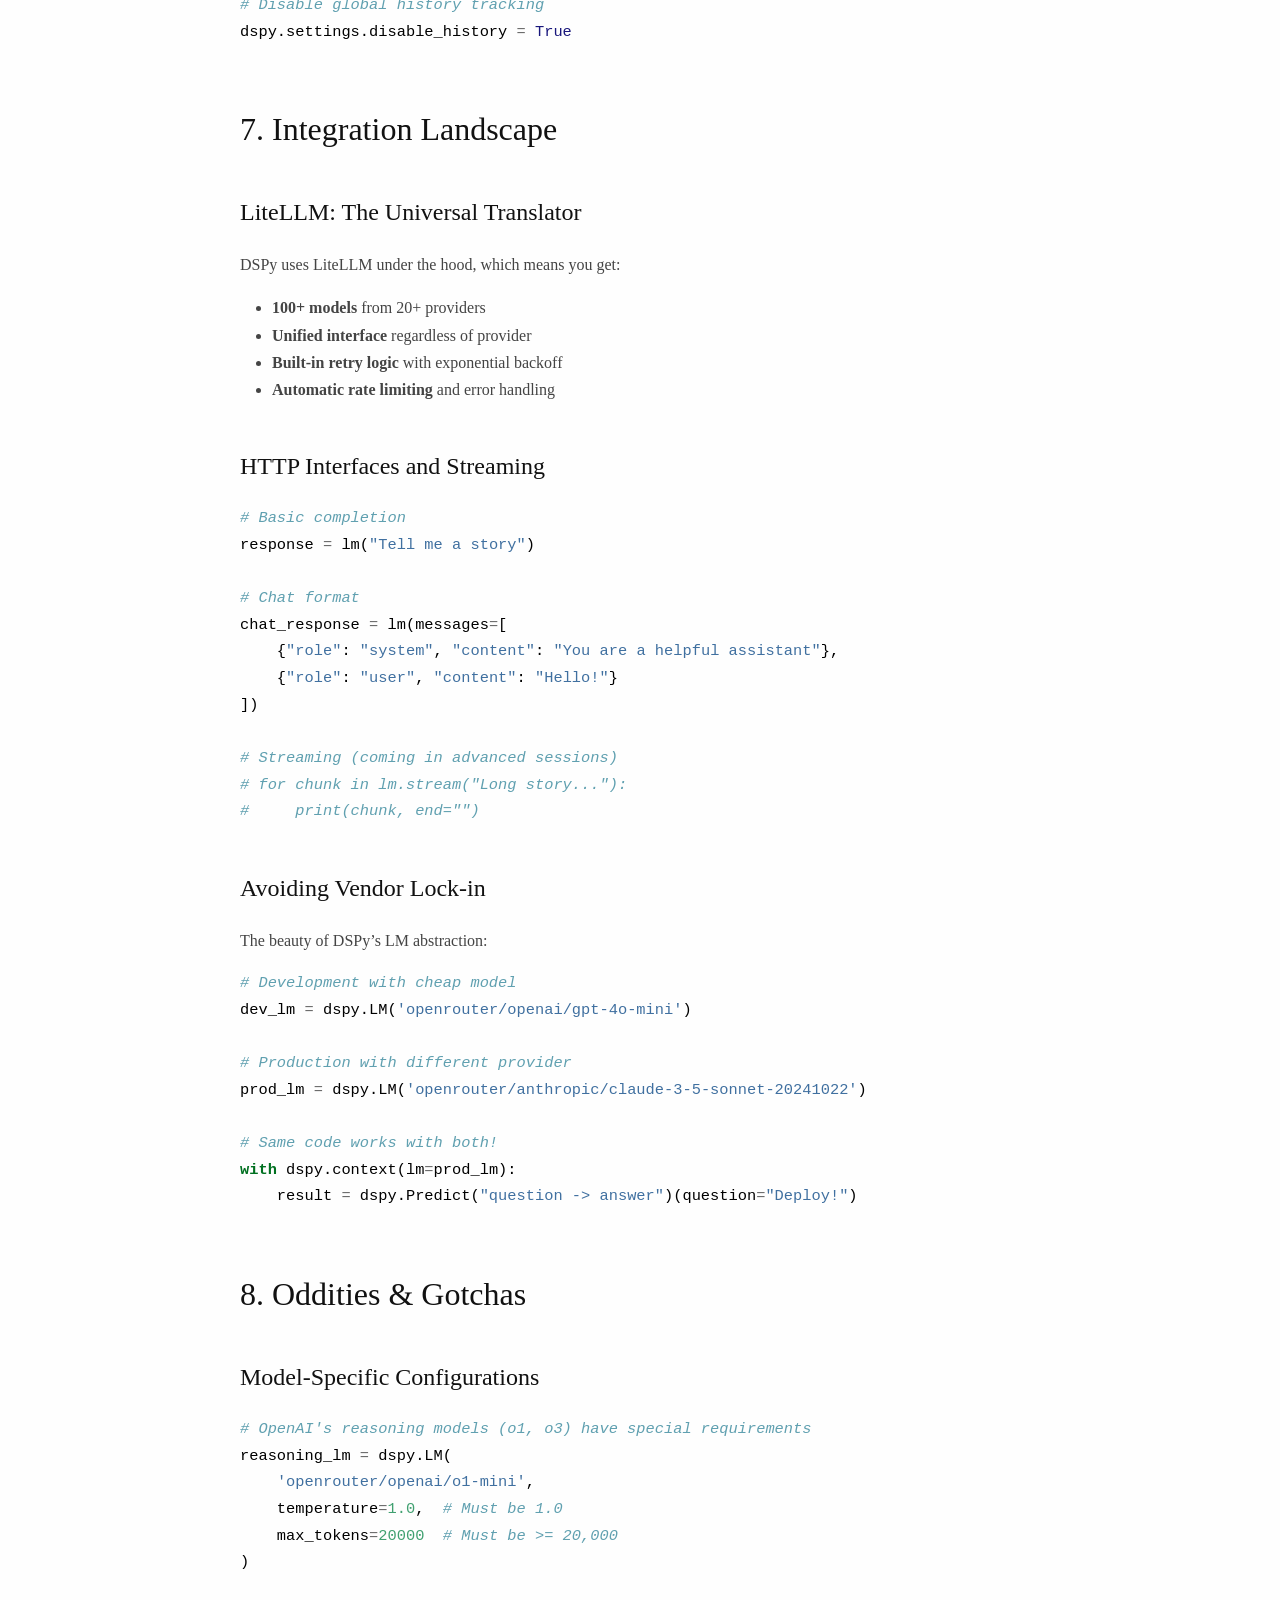
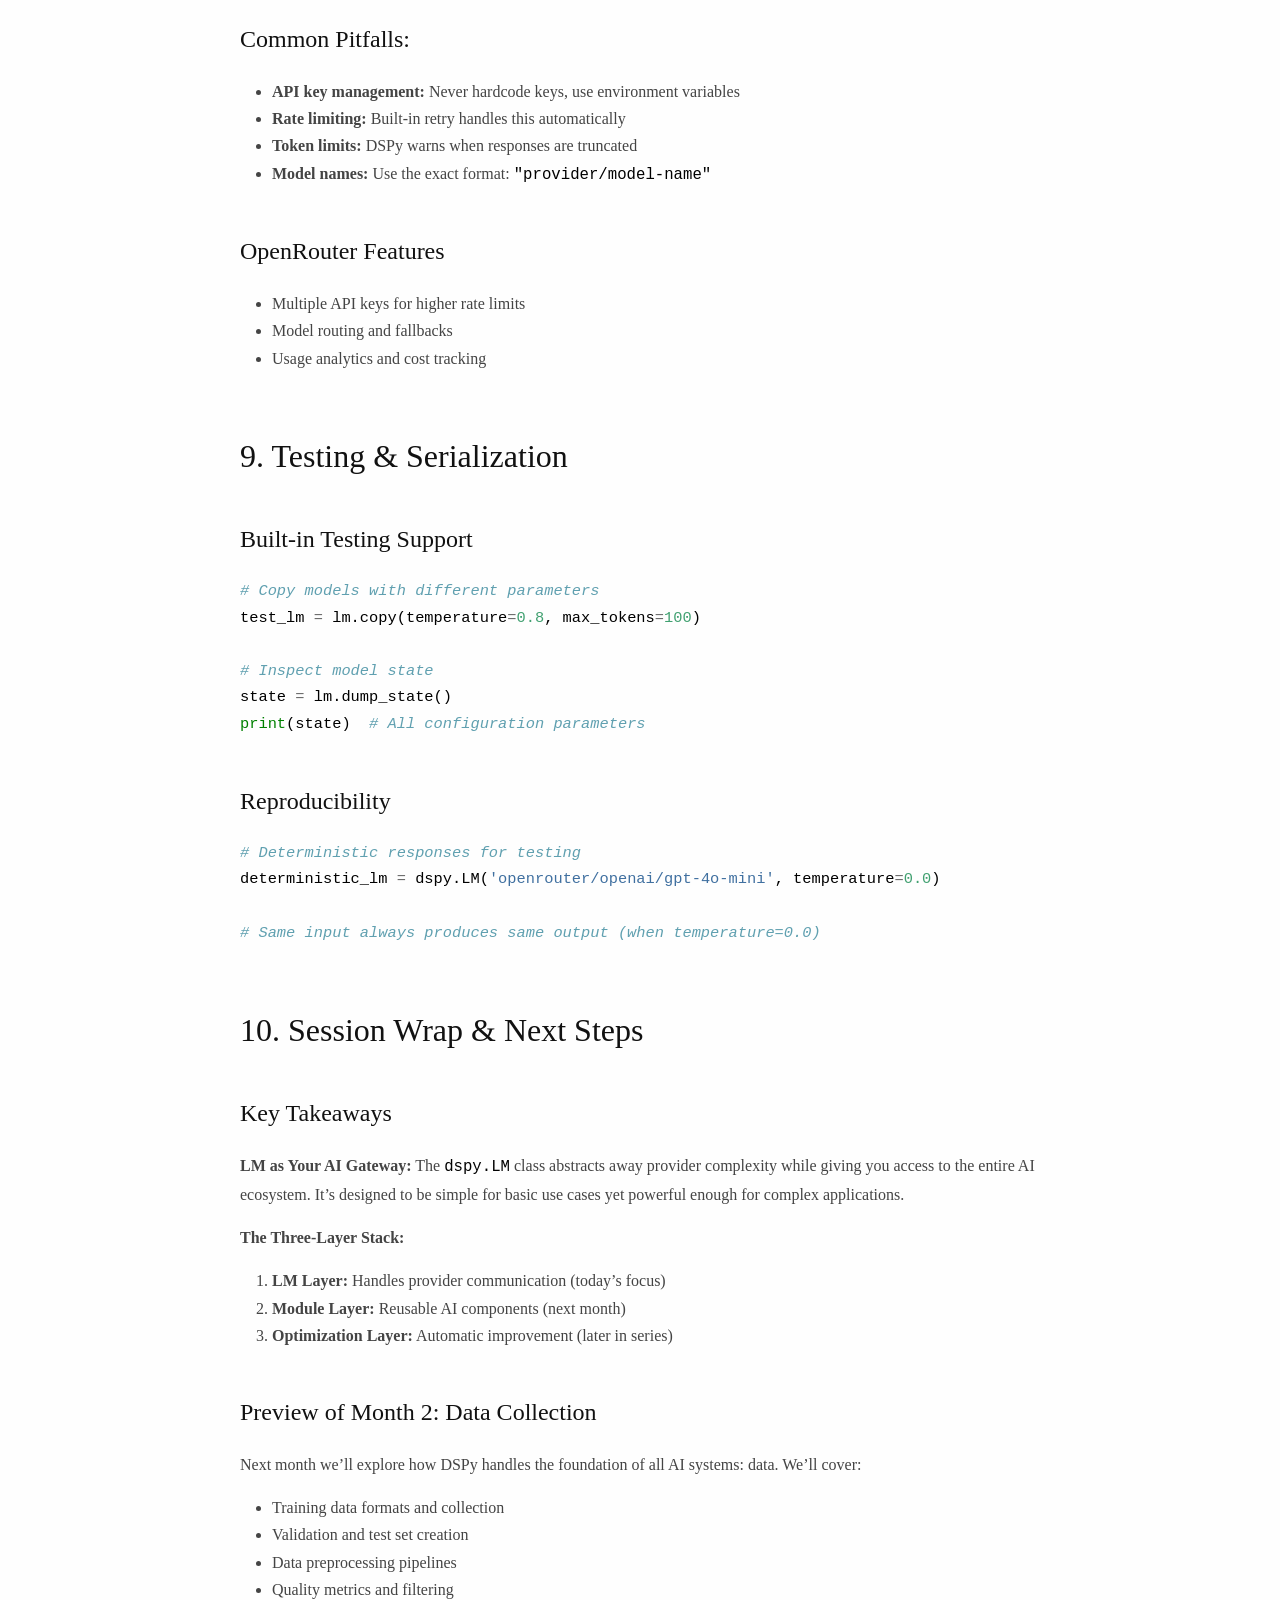
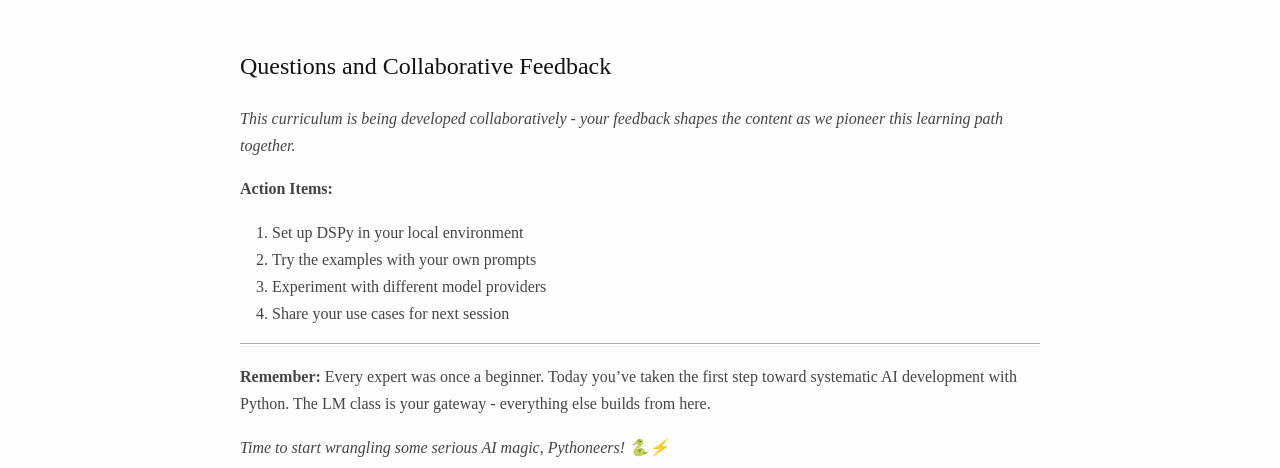
<file: docs/session-1/presentation.html>
<!DOCTYPE html>
<html xmlns="http://www.w3.org/1999/xhtml" lang xml:lang>
<head>
  <meta charset="utf-8" />
  <meta name="generator" content="pandoc" />
  <meta name="viewport" content="width=device-width, initial-scale=1.0, user-scalable=yes" />
  <title>presentation</title>
  <style>
code{white-space: pre-wrap;}
span.smallcaps{font-variant: small-caps;}
div.columns{display: flex; gap: min(4vw, 1.5em);}
div.column{flex: auto; overflow-x: auto;}
div.hanging-indent{margin-left: 1.5em; text-indent: -1.5em;}

ul.task-list[class]{list-style: none;}
ul.task-list li input[type="checkbox"] {
font-size: inherit;
width: 0.8em;
margin: 0 0.8em 0.2em -1.6em;
vertical-align: middle;
}
.display.math{display: block; text-align: center; margin: 0.5rem auto;}

pre > code.sourceCode { white-space: pre; position: relative; }
pre > code.sourceCode > span { line-height: 1.25; }
pre > code.sourceCode > span:empty { height: 1.2em; }
.sourceCode { overflow: visible; }
code.sourceCode > span { color: inherit; text-decoration: inherit; }
div.sourceCode { margin: 1em 0; }
pre.sourceCode { margin: 0; }
@media screen {
div.sourceCode { overflow: auto; }
}
@media print {
pre > code.sourceCode { white-space: pre-wrap; }
pre > code.sourceCode > span { text-indent: -5em; padding-left: 5em; }
}
pre.numberSource code
{ counter-reset: source-line 0; }
pre.numberSource code > span
{ position: relative; left: -4em; counter-increment: source-line; }
pre.numberSource code > span > a:first-child::before
{ content: counter(source-line);
position: relative; left: -1em; text-align: right; vertical-align: baseline;
border: none; display: inline-block;
-webkit-touch-callout: none; -webkit-user-select: none;
-khtml-user-select: none; -moz-user-select: none;
-ms-user-select: none; user-select: none;
padding: 0 4px; width: 4em;
color: #aaaaaa;
}
pre.numberSource { margin-left: 3em; border-left: 1px solid #aaaaaa; padding-left: 4px; }
div.sourceCode
{ }
@media screen {
pre > code.sourceCode > span > a:first-child::before { text-decoration: underline; }
}
code span.al { color: #ff0000; font-weight: bold; } 
code span.an { color: #60a0b0; font-weight: bold; font-style: italic; } 
code span.at { color: #7d9029; } 
code span.bn { color: #40a070; } 
code span.bu { color: #008000; } 
code span.cf { color: #007020; font-weight: bold; } 
code span.ch { color: #4070a0; } 
code span.cn { color: #880000; } 
code span.co { color: #60a0b0; font-style: italic; } 
code span.cv { color: #60a0b0; font-weight: bold; font-style: italic; } 
code span.do { color: #ba2121; font-style: italic; } 
code span.dt { color: #902000; } 
code span.dv { color: #40a070; } 
code span.er { color: #ff0000; font-weight: bold; } 
code span.ex { } 
code span.fl { color: #40a070; } 
code span.fu { color: #06287e; } 
code span.im { color: #008000; font-weight: bold; } 
code span.in { color: #60a0b0; font-weight: bold; font-style: italic; } 
code span.kw { color: #007020; font-weight: bold; } 
code span.op { color: #666666; } 
code span.ot { color: #007020; } 
code span.pp { color: #bc7a00; } 
code span.sc { color: #4070a0; } 
code span.ss { color: #bb6688; } 
code span.st { color: #4070a0; } 
code span.va { color: #19177c; } 
code span.vs { color: #4070a0; } 
code span.wa { color: #60a0b0; font-weight: bold; font-style: italic; } 
</style>
  <style type="text/css">
html {
font-size: 100%;
overflow-y: scroll;
-webkit-text-size-adjust: 100%;
-ms-text-size-adjust: 100%;
}
body {
color: #444;
font-family: Georgia, Palatino, 'Palatino Linotype', Times, 'Times New Roman', serif;
font-size: 12px;
line-height: 1.7;
padding: 1em;
margin: auto;
max-width: 50em; 
background: #fefefe;
}
a {
color: #0645ad;
text-decoration: none;
}
a:visited {
color: #0b0080;
}
a:hover {
color: #06e;
}
a:active {
color: #faa700;
}
a:focus {
outline: thin dotted;
}
*::-moz-selection {
background: rgba(255, 255, 0, 0.3);
color: #000;
}
*::selection {
background: rgba(255, 255, 0, 0.3);
color: #000;
}
a::-moz-selection {
background: rgba(255, 255, 0, 0.3);
color: #0645ad;
}
a::selection {
background: rgba(255, 255, 0, 0.3);
color: #0645ad;
}
p {
margin: 1em 0;
}
img {
max-width: 100%;
}
h1, h2, h3, h4, h5, h6 {
color: #111;
line-height: 125%;
margin-top: 2em;
font-weight: normal;
}
h4, h5, h6 {
font-weight: bold;
}
h1 {
font-size: 2.5em;
}
h2 {
font-size: 2em;
}
h3 {
font-size: 1.5em;
}
h4 {
font-size: 1.2em;
}
h5 {
font-size: 1em;
}
h6 {
font-size: 0.9em;
}
blockquote {
color: #666666;
margin: 0;
padding-left: 3em;
border-left: 0.5em #EEE solid;
}



figure:has(img),
figure:has(svg) {

margin-bottom: 1em; 
box-sizing: border-box; 
}

hr {
display: block;
height: 2px;
border: 0;
border-top: 1px solid #aaa;
border-bottom: 1px solid #eee;
margin: 1em 0;
padding: 0;
clear: both; 
}
pre, code, kbd, samp {
color: #000;
font-family: monospace, monospace;
_font-family: 'courier new', monospace;
font-size: 0.98em;
}
pre {
white-space: pre;
white-space: pre-wrap;
word-wrap: break-word;
}
b, strong {
font-weight: bold;
}
dfn {
font-style: italic;
}
ins {
background: #ff9;
color: #000;
text-decoration: none;
}
mark {
background: #ff0;
color: #000;
font-style: italic;
font-weight: bold;
}
sub, sup {
font-size: 75%;
line-height: 0;
position: relative;
vertical-align: baseline;
}
sup {
top: -0.5em;
}
sub {
bottom: -0.25em;
}
ul, ol {
margin: 1em 0;
padding: 0 0 0 2em;
}
li p:last-child {
margin-bottom: 0;
}
ul ul, ol ol {
margin: .3em 0;
}
dl {
margin-bottom: 1em;
}
dt {
font-weight: bold;
margin-bottom: .8em;
}
dd {
margin: 0 0 .8em 2em;
}
dd:last-child {
margin-bottom: 0;
}
img {
border: 0;
-ms-interpolation-mode: bicubic;
vertical-align: middle;
}
figure {
display: block;
text-align: center;
margin: 1em 0;
}
figure img {
border: none;
margin: 0 auto;
}
figure svg {
display: block; 
margin-left: auto;
margin-right: auto;
max-width: 100%; 
}
figcaption {
font-size: 0.8em;
font-style: italic;
margin: 0 0 .8em;
}
table {
margin-bottom: 2em;
border-bottom: 1px solid #ddd;
border-right: 1px solid #ddd;
border-spacing: 0;
border-collapse: collapse;
}
table th {
padding: .2em 1em;
background-color: #eee;
border-top: 1px solid #ddd;
border-left: 1px solid #ddd;
}
table td {
padding: .2em 1em;
border-top: 1px solid #ddd;
border-left: 1px solid #ddd;
vertical-align: top;
}
.author {
font-size: 1.2em;
text-align: center;
}
@media only screen and (min-width: 480px) {
body {
font-size: 14px;
}
}
@media only screen and (min-width: 768px) {
body {
font-size: 16px;
}
}
@media print {
* {
background: transparent !important;
color: black !important;
filter: none !important;
-ms-filter: none !important;
}
body {
font-size: 12pt;
max-width: 100%;
}
a, a:visited {
text-decoration: underline;
}
hr {
height: 1px;
border: 0;
border-bottom: 1px solid black;
}
a[href]:after {
content: " (" attr(href) ")";
}
abbr[title]:after {
content: " (" attr(title) ")";
}
.ir a:after, a[href^="javascript:"]:after, a[href^="#"]:after {
content: "";
}
pre, blockquote {
border: 1px solid #999;
padding-right: 1em;
page-break-inside: avoid;
}
tr, img {
page-break-inside: avoid;
}
img {
max-width: 100% !important;
}
@page :left {
margin: 15mm 20mm 15mm 10mm;
}
@page :right {
margin: 15mm 10mm 15mm 20mm;
}
p, h2, h3 {
orphans: 3;
widows: 3;
}
h2, h3 {
page-break-after: avoid;
}
}

.notes {
display: none !important;
}
</style>
</head>
<body>
<h1 id="session-1-lm-setup---gateway-to-ai-services">Session 1: LM Setup
- Gateway to AI Services</h1>
<p><em>DSPy Mastery Series - Month 1 - July 2025</em></p>
<h2 id="opening-context-setting">1. Opening &amp; Context Setting</h2>
<p>Welcome to the DSPy Mastery Series! We’re embarking on a 12-month
journey to master systematic AI development using Python patterns you
already know. Today we start with the foundation: the LM (Language
Model) class.</p>
<p><strong>Why LM matters:</strong> Think of <code>dspy.LM</code> like
the <code>requests</code> library for AI models - it’s a unified
interface that lets you talk to any AI provider using the same Python
code. Just like <code>requests.get()</code> works whether you’re calling
GitHub’s API or a weather service, <code>dspy.LM</code> works whether
you’re using OpenAI, Anthropic, or local models.</p>
<p><strong>Session Goals:</strong></p>
<ul>
<li>Understand LM as your gateway to AI services</li>
<li>Grasp the architecture without getting lost in complexity</li>
</ul>
<h2 id="hello-world-with-dspy-lm">2. Hello World with DSPy LM</h2>
<p>Let’s start with an example.</p>
<div class="sourceCode" id="cb1"><pre class="sourceCode python"><code class="sourceCode python"><span id="cb1-1"><a href="#cb1-1" aria-hidden="true" tabindex="-1"></a><span class="im">import</span> dspy</span>
<span id="cb1-2"><a href="#cb1-2" aria-hidden="true" tabindex="-1"></a></span>
<span id="cb1-3"><a href="#cb1-3" aria-hidden="true" tabindex="-1"></a><span class="co"># Create a language model instance</span></span>
<span id="cb1-4"><a href="#cb1-4" aria-hidden="true" tabindex="-1"></a>lm <span class="op">=</span> dspy.LM(<span class="st">&#39;openrouter/openai/gpt-4o-mini&#39;</span>, api_key<span class="op">=</span><span class="st">&#39;your-openrouter-key&#39;</span>)</span>
<span id="cb1-5"><a href="#cb1-5" aria-hidden="true" tabindex="-1"></a></span>
<span id="cb1-6"><a href="#cb1-6" aria-hidden="true" tabindex="-1"></a><span class="co"># Configure DSPy to use this model globally</span></span>
<span id="cb1-7"><a href="#cb1-7" aria-hidden="true" tabindex="-1"></a>dspy.configure(lm<span class="op">=</span>lm)</span>
<span id="cb1-8"><a href="#cb1-8" aria-hidden="true" tabindex="-1"></a></span>
<span id="cb1-9"><a href="#cb1-9" aria-hidden="true" tabindex="-1"></a><span class="co"># Direct usage - simple prompt</span></span>
<span id="cb1-10"><a href="#cb1-10" aria-hidden="true" tabindex="-1"></a>response <span class="op">=</span> lm(<span class="st">&quot;What is the capital of France?&quot;</span>)</span>
<span id="cb1-11"><a href="#cb1-11" aria-hidden="true" tabindex="-1"></a><span class="bu">print</span>(response)</span></code></pre></div>
<p><strong>Key Takeaway:</strong> DSPy makes AI integration as simple as
any other Python library - no complex setup, no vendor-specific APIs to
learn.</p>
<h2 id="unpacking-the-lm-class">3. Unpacking the LM Class</h2>
<p>Now let’s understand what’s happening under the hood, using some
“cartoonified code”:</p>
<h3 id="the-lm-class-simplified">The LM Class (Simplified)</h3>
<div class="sourceCode" id="cb2"><pre class="sourceCode python"><code class="sourceCode python"><span id="cb2-1"><a href="#cb2-1" aria-hidden="true" tabindex="-1"></a><span class="kw">class</span> LM:</span>
<span id="cb2-2"><a href="#cb2-2" aria-hidden="true" tabindex="-1"></a>    <span class="kw">def</span> <span class="fu">__init__</span>(<span class="va">self</span>, model: <span class="bu">str</span>, model_type<span class="op">=</span><span class="st">&#39;chat&#39;</span>, temperature<span class="op">=</span><span class="fl">0.0</span>, </span>
<span id="cb2-3"><a href="#cb2-3" aria-hidden="true" tabindex="-1"></a>                 max_tokens<span class="op">=</span><span class="dv">4000</span>, cache<span class="op">=</span><span class="va">True</span>, num_retries<span class="op">=</span><span class="dv">3</span>, <span class="op">**</span>kwargs):</span>
<span id="cb2-4"><a href="#cb2-4" aria-hidden="true" tabindex="-1"></a>        <span class="co"># Store the model identifier (like &quot;openai/gpt-4o-mini&quot;)</span></span>
<span id="cb2-5"><a href="#cb2-5" aria-hidden="true" tabindex="-1"></a>        <span class="va">self</span>.model <span class="op">=</span> model</span>
<span id="cb2-6"><a href="#cb2-6" aria-hidden="true" tabindex="-1"></a>        <span class="va">self</span>.model_type <span class="op">=</span> model_type  <span class="co"># &#39;chat&#39; or &#39;text&#39;</span></span>
<span id="cb2-7"><a href="#cb2-7" aria-hidden="true" tabindex="-1"></a>        <span class="va">self</span>.cache <span class="op">=</span> cache</span>
<span id="cb2-8"><a href="#cb2-8" aria-hidden="true" tabindex="-1"></a>        <span class="va">self</span>.num_retries <span class="op">=</span> num_retries</span>
<span id="cb2-9"><a href="#cb2-9" aria-hidden="true" tabindex="-1"></a>        <span class="va">self</span>.history <span class="op">=</span> []  <span class="co"># Track all your API calls</span></span>
<span id="cb2-10"><a href="#cb2-10" aria-hidden="true" tabindex="-1"></a>        </span>
<span id="cb2-11"><a href="#cb2-11" aria-hidden="true" tabindex="-1"></a>        <span class="co"># Combine all parameters for the API call</span></span>
<span id="cb2-12"><a href="#cb2-12" aria-hidden="true" tabindex="-1"></a>        <span class="va">self</span>.kwargs <span class="op">=</span> <span class="bu">dict</span>(temperature<span class="op">=</span>temperature, max_tokens<span class="op">=</span>max_tokens, <span class="op">**</span>kwargs)</span>
<span id="cb2-13"><a href="#cb2-13" aria-hidden="true" tabindex="-1"></a>    </span>
<span id="cb2-14"><a href="#cb2-14" aria-hidden="true" tabindex="-1"></a>    <span class="kw">def</span> <span class="fu">__call__</span>(<span class="va">self</span>, prompt<span class="op">=</span><span class="va">None</span>, messages<span class="op">=</span><span class="va">None</span>, <span class="op">**</span>kwargs):</span>
<span id="cb2-15"><a href="#cb2-15" aria-hidden="true" tabindex="-1"></a>        <span class="co">&quot;&quot;&quot;This is what happens when you call lm(&#39;your prompt&#39;)&quot;&quot;&quot;</span></span>
<span id="cb2-16"><a href="#cb2-16" aria-hidden="true" tabindex="-1"></a>        <span class="co"># Convert prompt to messages format if needed</span></span>
<span id="cb2-17"><a href="#cb2-17" aria-hidden="true" tabindex="-1"></a>        messages <span class="op">=</span> messages <span class="kw">or</span> [{<span class="st">&quot;role&quot;</span>: <span class="st">&quot;user&quot;</span>, <span class="st">&quot;content&quot;</span>: prompt}]</span>
<span id="cb2-18"><a href="#cb2-18" aria-hidden="true" tabindex="-1"></a>        </span>
<span id="cb2-19"><a href="#cb2-19" aria-hidden="true" tabindex="-1"></a>        <span class="co"># Merge any new parameters</span></span>
<span id="cb2-20"><a href="#cb2-20" aria-hidden="true" tabindex="-1"></a>        merged_kwargs <span class="op">=</span> {<span class="op">**</span><span class="va">self</span>.kwargs, <span class="op">**</span>kwargs}</span>
<span id="cb2-21"><a href="#cb2-21" aria-hidden="true" tabindex="-1"></a>        </span>
<span id="cb2-22"><a href="#cb2-22" aria-hidden="true" tabindex="-1"></a>        <span class="co"># Make the actual API call (with retries and caching)</span></span>
<span id="cb2-23"><a href="#cb2-23" aria-hidden="true" tabindex="-1"></a>        response <span class="op">=</span> <span class="va">self</span>.forward(</span>
<span id="cb2-24"><a href="#cb2-24" aria-hidden="true" tabindex="-1"></a>            model<span class="op">=</span><span class="va">self</span>.model, </span>
<span id="cb2-25"><a href="#cb2-25" aria-hidden="true" tabindex="-1"></a>            messages<span class="op">=</span>messages, </span>
<span id="cb2-26"><a href="#cb2-26" aria-hidden="true" tabindex="-1"></a>            <span class="op">**</span>merged_kwargs</span>
<span id="cb2-27"><a href="#cb2-27" aria-hidden="true" tabindex="-1"></a>        )</span>
<span id="cb2-28"><a href="#cb2-28" aria-hidden="true" tabindex="-1"></a>        </span>
<span id="cb2-29"><a href="#cb2-29" aria-hidden="true" tabindex="-1"></a>        <span class="co"># Process response and update history</span></span>
<span id="cb2-30"><a href="#cb2-30" aria-hidden="true" tabindex="-1"></a>        outputs <span class="op">=</span> <span class="va">self</span>._extract_text_from_response(response)</span>
<span id="cb2-31"><a href="#cb2-31" aria-hidden="true" tabindex="-1"></a>        <span class="va">self</span>.history.append({</span>
<span id="cb2-32"><a href="#cb2-32" aria-hidden="true" tabindex="-1"></a>            <span class="st">&quot;prompt&quot;</span>: prompt,</span>
<span id="cb2-33"><a href="#cb2-33" aria-hidden="true" tabindex="-1"></a>            <span class="st">&quot;messages&quot;</span>: messages, </span>
<span id="cb2-34"><a href="#cb2-34" aria-hidden="true" tabindex="-1"></a>            <span class="st">&quot;response&quot;</span>: response,</span>
<span id="cb2-35"><a href="#cb2-35" aria-hidden="true" tabindex="-1"></a>            <span class="st">&quot;outputs&quot;</span>: outputs</span>
<span id="cb2-36"><a href="#cb2-36" aria-hidden="true" tabindex="-1"></a>        })</span>
<span id="cb2-37"><a href="#cb2-37" aria-hidden="true" tabindex="-1"></a>        </span>
<span id="cb2-38"><a href="#cb2-38" aria-hidden="true" tabindex="-1"></a>        <span class="cf">return</span> outputs</span>
<span id="cb2-39"><a href="#cb2-39" aria-hidden="true" tabindex="-1"></a>    </span>
<span id="cb2-40"><a href="#cb2-40" aria-hidden="true" tabindex="-1"></a>    <span class="kw">def</span> forward(<span class="va">self</span>, <span class="op">**</span>request_params):</span>
<span id="cb2-41"><a href="#cb2-41" aria-hidden="true" tabindex="-1"></a>        <span class="co">&quot;&quot;&quot;The actual API call - this is where LiteLLM does the work&quot;&quot;&quot;</span></span>
<span id="cb2-42"><a href="#cb2-42" aria-hidden="true" tabindex="-1"></a>        <span class="cf">return</span> litellm.completion(<span class="op">**</span>request_params)</span>
<span id="cb2-43"><a href="#cb2-43" aria-hidden="true" tabindex="-1"></a>    </span>
<span id="cb2-44"><a href="#cb2-44" aria-hidden="true" tabindex="-1"></a>    <span class="kw">def</span> copy(<span class="va">self</span>, <span class="op">**</span>new_params):</span>
<span id="cb2-45"><a href="#cb2-45" aria-hidden="true" tabindex="-1"></a>        <span class="co">&quot;&quot;&quot;Create a new LM with different settings&quot;&quot;&quot;</span></span>
<span id="cb2-46"><a href="#cb2-46" aria-hidden="true" tabindex="-1"></a>        <span class="co"># Copy this LM but change some parameters</span></span>
<span id="cb2-47"><a href="#cb2-47" aria-hidden="true" tabindex="-1"></a>        <span class="cf">return</span> LM(<span class="va">self</span>.model, <span class="op">**</span>{<span class="op">**</span><span class="va">self</span>.__dict__, <span class="op">**</span>new_params})</span></code></pre></div>
<h3 id="the-foundation-baselm">The Foundation: BaseLM</h3>
<p>The LM class actually inherits from <code>BaseLM</code>, which
provides the common interface:</p>
<div class="sourceCode" id="cb3"><pre class="sourceCode python"><code class="sourceCode python"><span id="cb3-1"><a href="#cb3-1" aria-hidden="true" tabindex="-1"></a><span class="kw">class</span> BaseLM:</span>
<span id="cb3-2"><a href="#cb3-2" aria-hidden="true" tabindex="-1"></a>    <span class="co">&quot;&quot;&quot;Base class that defines what any language model wrapper must do&quot;&quot;&quot;</span></span>
<span id="cb3-3"><a href="#cb3-3" aria-hidden="true" tabindex="-1"></a>    <span class="kw">def</span> <span class="fu">__init__</span>(<span class="va">self</span>, model, model_type<span class="op">=</span><span class="st">&#39;chat&#39;</span>, temperature<span class="op">=</span><span class="fl">0.0</span>, </span>
<span id="cb3-4"><a href="#cb3-4" aria-hidden="true" tabindex="-1"></a>                 max_tokens<span class="op">=</span><span class="dv">1000</span>, cache<span class="op">=</span><span class="va">True</span>, <span class="op">**</span>kwargs):</span>
<span id="cb3-5"><a href="#cb3-5" aria-hidden="true" tabindex="-1"></a>        <span class="co"># Common setup for any LM implementation</span></span>
<span id="cb3-6"><a href="#cb3-6" aria-hidden="true" tabindex="-1"></a>        <span class="cf">pass</span></span>
<span id="cb3-7"><a href="#cb3-7" aria-hidden="true" tabindex="-1"></a>    </span>
<span id="cb3-8"><a href="#cb3-8" aria-hidden="true" tabindex="-1"></a>    <span class="kw">def</span> <span class="fu">__call__</span>(<span class="va">self</span>, prompt<span class="op">=</span><span class="va">None</span>, messages<span class="op">=</span><span class="va">None</span>, <span class="op">**</span>kwargs):</span>
<span id="cb3-9"><a href="#cb3-9" aria-hidden="true" tabindex="-1"></a>        <span class="co"># This must be implemented by subclasses</span></span>
<span id="cb3-10"><a href="#cb3-10" aria-hidden="true" tabindex="-1"></a>        <span class="cf">pass</span></span></code></pre></div>
<h3 id="key-parameters-explained">Key Parameters Explained</h3>
<table>
<thead>
<tr class="header">
<th>Parameter</th>
<th>Default</th>
<th>What It Does</th>
</tr>
</thead>
<tbody>
<tr class="odd">
<td><code>model</code></td>
<td>required</td>
<td>Model identifier like <code>&quot;openai/gpt-4o-mini&quot;</code></td>
</tr>
<tr class="even">
<td><code>temperature</code></td>
<td>0.0</td>
<td>Controls randomness (0.0 = deterministic)</td>
</tr>
<tr class="odd">
<td><code>max_tokens</code></td>
<td>4000</td>
<td>Maximum response length</td>
</tr>
<tr class="even">
<td><code>cache</code></td>
<td>True</td>
<td>Saves money by caching identical requests</td>
</tr>
</tbody>
</table>
<p><strong>Where LM Lives in DSPy:</strong> Every DSPy module
(<code>dspy.Predict</code>, <code>dspy.ChainOfThought</code>, etc.) uses
the configured LM under the hood. It’s the universal translator between
your Python code and AI services.</p>
<h2 id="the-openrouter-ecosystem">4. The OpenRouter Ecosystem</h2>
<p>OpenRouter is like a universal broker for AI models - one API to
access hundreds of AI models through a single endpoint. Think of it as
the “Amazon for AI models” - instead of managing subscriptions and APIs
for each vendor service (provider), you get everything in one place.</p>
<h3 id="why-openrouter-matters-for-python-developers">Why OpenRouter
Matters for Python Developers</h3>
<p><strong>The Problem Without OpenRouter:</strong></p>
<div class="sourceCode" id="cb4"><pre class="sourceCode python"><code class="sourceCode python"><span id="cb4-1"><a href="#cb4-1" aria-hidden="true" tabindex="-1"></a><span class="co"># Without OpenRouter - managing multiple APIs</span></span>
<span id="cb4-2"><a href="#cb4-2" aria-hidden="true" tabindex="-1"></a><span class="im">import</span> openai</span>
<span id="cb4-3"><a href="#cb4-3" aria-hidden="true" tabindex="-1"></a><span class="im">import</span> anthropic</span>
<span id="cb4-4"><a href="#cb4-4" aria-hidden="true" tabindex="-1"></a><span class="im">from</span> google.cloud <span class="im">import</span> aiplatform</span>
<span id="cb4-5"><a href="#cb4-5" aria-hidden="true" tabindex="-1"></a></span>
<span id="cb4-6"><a href="#cb4-6" aria-hidden="true" tabindex="-1"></a><span class="co"># Different setup for each provider</span></span>
<span id="cb4-7"><a href="#cb4-7" aria-hidden="true" tabindex="-1"></a>openai_client <span class="op">=</span> openai.OpenAI(api_key<span class="op">=</span><span class="st">&quot;sk-...&quot;</span>)</span>
<span id="cb4-8"><a href="#cb4-8" aria-hidden="true" tabindex="-1"></a>anthropic_client <span class="op">=</span> anthropic.Anthropic(api_key<span class="op">=</span><span class="st">&quot;sk-ant-...&quot;</span>)</span>
<span id="cb4-9"><a href="#cb4-9" aria-hidden="true" tabindex="-1"></a><span class="co"># ... different authentication, different parameters, different error handling</span></span></code></pre></div>
<p><strong>The Solution With OpenRouter:</strong></p>
<div class="sourceCode" id="cb5"><pre class="sourceCode python"><code class="sourceCode python"><span id="cb5-1"><a href="#cb5-1" aria-hidden="true" tabindex="-1"></a><span class="co"># With OpenRouter - one API for everything</span></span>
<span id="cb5-2"><a href="#cb5-2" aria-hidden="true" tabindex="-1"></a><span class="im">import</span> dspy</span>
<span id="cb5-3"><a href="#cb5-3" aria-hidden="true" tabindex="-1"></a></span>
<span id="cb5-4"><a href="#cb5-4" aria-hidden="true" tabindex="-1"></a><span class="co"># All models through OpenRouter&#39;s unified interface</span></span>
<span id="cb5-5"><a href="#cb5-5" aria-hidden="true" tabindex="-1"></a>openai_lm <span class="op">=</span> dspy.LM(<span class="st">&#39;openrouter/openai/gpt-4o-mini&#39;</span>)</span>
<span id="cb5-6"><a href="#cb5-6" aria-hidden="true" tabindex="-1"></a>anthropic_lm <span class="op">=</span> dspy.LM(<span class="st">&#39;openrouter/anthropic/claude-3-haiku-20240307&#39;</span>)</span>
<span id="cb5-7"><a href="#cb5-7" aria-hidden="true" tabindex="-1"></a>google_lm <span class="op">=</span> dspy.LM(<span class="st">&#39;openrouter/google/gemini-1.5-flash&#39;</span>)</span>
<span id="cb5-8"><a href="#cb5-8" aria-hidden="true" tabindex="-1"></a>meta_lm <span class="op">=</span> dspy.LM(<span class="st">&#39;openrouter/meta-llama/llama-3.2-3b-instruct&#39;</span>)</span>
<span id="cb5-9"><a href="#cb5-9" aria-hidden="true" tabindex="-1"></a></span>
<span id="cb5-10"><a href="#cb5-10" aria-hidden="true" tabindex="-1"></a><span class="co"># Local models still use direct provider format</span></span>
<span id="cb5-11"><a href="#cb5-11" aria-hidden="true" tabindex="-1"></a>local_lm <span class="op">=</span> dspy.LM(<span class="st">&#39;ollama/llama3.2:1b&#39;</span>)</span></code></pre></div>
<p><strong>Note:</strong> DSPy supports both approaches - you can use
models directly from providers (e.g., <code>openai/gpt-4o-mini</code>)
or route them through OpenRouter (e.g.,
<code>openrouter/openai/gpt-4o-mini</code>) for additional benefits like
automatic failover and cost optimization.</p>
<h3 id="core-value-propositions">Core Value Propositions</h3>
<p><strong>1. Effortless Model Switching</strong> OpenRouter removes the
need for code modifications when switching AI providers because
developers can keep using its API after switching to a new AI model:</p>
<div class="sourceCode" id="cb6"><pre class="sourceCode python"><code class="sourceCode python"><span id="cb6-1"><a href="#cb6-1" aria-hidden="true" tabindex="-1"></a><span class="co"># Start with a fast, cheap model for development</span></span>
<span id="cb6-2"><a href="#cb6-2" aria-hidden="true" tabindex="-1"></a>dspy.configure(lm<span class="op">=</span>dspy.LM(<span class="st">&#39;openrouter/openai/gpt-4o-mini&#39;</span>))</span>
<span id="cb6-3"><a href="#cb6-3" aria-hidden="true" tabindex="-1"></a></span>
<span id="cb6-4"><a href="#cb6-4" aria-hidden="true" tabindex="-1"></a><span class="co"># Switch to a more powerful model for production</span></span>
<span id="cb6-5"><a href="#cb6-5" aria-hidden="true" tabindex="-1"></a><span class="co"># Just change the string - no code changes needed!</span></span>
<span id="cb6-6"><a href="#cb6-6" aria-hidden="true" tabindex="-1"></a>dspy.configure(lm<span class="op">=</span>dspy.LM(<span class="st">&#39;openrouter/anthropic/claude-3-5-sonnet-20241022&#39;</span>))</span>
<span id="cb6-7"><a href="#cb6-7" aria-hidden="true" tabindex="-1"></a></span>
<span id="cb6-8"><a href="#cb6-8" aria-hidden="true" tabindex="-1"></a><span class="co"># Or even switch to a local model for privacy</span></span>
<span id="cb6-9"><a href="#cb6-9" aria-hidden="true" tabindex="-1"></a>dspy.configure(lm<span class="op">=</span>dspy.LM(<span class="st">&#39;ollama/llama3.2:3b&#39;</span>))</span></code></pre></div>
<p><strong>2. Automatic Failover &amp; Reliability</strong> OpenRouter
provides reliable AI models via distributed infrastructure with
automatic fallbacks to other providers when one goes down. Your code
keeps working even if OpenAI has an outage:</p>
<div class="sourceCode" id="cb7"><pre class="sourceCode python"><code class="sourceCode python"><span id="cb7-1"><a href="#cb7-1" aria-hidden="true" tabindex="-1"></a><span class="co"># If OpenAI goes down, automatically switches to another provider</span></span>
<span id="cb7-2"><a href="#cb7-2" aria-hidden="true" tabindex="-1"></a>lm <span class="op">=</span> dspy.LM(<span class="st">&#39;openrouter/mistralai/mistral-small-24b-isnstruct-2501&#39;</span>)  <span class="co"># Transparent failover built-in</span></span></code></pre></div>
<p><strong>3. Cost Optimization Features</strong> Developers can
configure the platform to prioritize the most cost-efficient LLMs, with
caching features that reuse common prompt responses:</p>
<div class="sourceCode" id="cb8"><pre class="sourceCode python"><code class="sourceCode python"><span id="cb8-1"><a href="#cb8-1" aria-hidden="true" tabindex="-1"></a><span class="co"># Use cost-optimized routing</span></span>
<span id="cb8-2"><a href="#cb8-2" aria-hidden="true" tabindex="-1"></a>lm <span class="op">=</span> dspy.LM(<span class="st">&#39;openrouter/meta-llama/llama-3.2-3b-instruct:floor&#39;</span>)  <span class="co"># :floor = cheapest</span></span>
<span id="cb8-3"><a href="#cb8-3" aria-hidden="true" tabindex="-1"></a></span>
<span id="cb8-4"><a href="#cb8-4" aria-hidden="true" tabindex="-1"></a><span class="co"># Free models for experimentation</span></span>
<span id="cb8-5"><a href="#cb8-5" aria-hidden="true" tabindex="-1"></a>free_lm <span class="op">=</span> dspy.LM(<span class="st">&#39;openrouter/meta-llama/llama-3.2-3b-instruct:free&#39;</span>)</span>
<span id="cb8-6"><a href="#cb8-6" aria-hidden="true" tabindex="-1"></a></span>
<span id="cb8-7"><a href="#cb8-7" aria-hidden="true" tabindex="-1"></a><span class="co"># Speed-optimized routing</span></span>
<span id="cb8-8"><a href="#cb8-8" aria-hidden="true" tabindex="-1"></a>fast_lm <span class="op">=</span> dspy.LM(<span class="st">&#39;openrouter/openai/gpt-4o-mini:nitro&#39;</span>)  <span class="co"># :nitro = fastest</span></span></code></pre></div>
<h3 id="model-variant-magic">Model Variant Magic</h3>
<p>OpenRouter supports special suffixes that can be added to model names
to change their behavior:</p>
<table>
<thead>
<tr class="header">
<th>Variant</th>
<th>Purpose</th>
<th>Example</th>
</tr>
</thead>
<tbody>
<tr class="odd">
<td><code>:free</code></td>
<td>Free tier with rate limits</td>
<td><code>llama-3:free</code></td>
</tr>
<tr class="even">
<td><code>:floor</code></td>
<td>Cheapest available provider</td>
<td><code>gpt-4o:floor</code></td>
</tr>
<tr class="odd">
<td><code>:nitro</code></td>
<td>Fastest response times</td>
<td><code>claude-3-haiku:nitro</code></td>
</tr>
<tr class="even">
<td><code>:online</code></td>
<td>Web search capabilities</td>
<td><code>gpt-4o:online</code></td>
</tr>
</tbody>
</table>
<h3 id="spectrum-of-capabilities">Spectrum of Capabilities</h3>
<p><strong>Speed Demons (Fast &amp; Cheap):</strong></p>
<ul>
<li><code>openrouter/openai/gpt-4o-mini</code> - OpenAI’s efficient
model</li>
<li><code>openrouter/anthropic/claude-3-haiku-20240307</code> -
Anthropic’s fastest</li>
<li><code>openrouter/google/gemini-1.5-flash</code> - Google’s speed
champion</li>
</ul>
<p><strong>Powerhouses (Complex Reasoning):</strong></p>
<ul>
<li><code>openrouter/openai/o3</code> - OpenAI’s flagship</li>
<li><code>openrouter/anthropic/claude-3-5-sonnet-20241022</code> - Top
reasoning model</li>
<li><code>openrouter/google/gemini-2.5-pro</code> - Google’s advanced
model</li>
</ul>
<p><strong>Local Options (Privacy &amp; Cost Control):</strong></p>
<ul>
<li><code>ollama/llama3.2:1b</code> - Lightweight local model</li>
<li><code>ollama/llama3.2:3b</code> - Balanced local option</li>
</ul>
<p><strong>Specialized Models:</strong></p>
<ul>
<li>Models fine-tuned for coding, math, specific domains</li>
<li>Access to 400+ AI models through one API</li>
</ul>
<h3 id="enterprise-grade-features">Enterprise-Grade Features</h3>
<p>OpenRouter’s enterprise edition provides expanded technical support,
high rate limits and optimizations designed to reduce AI applications’
latency:</p>
<ul>
<li><strong>Unified Billing:</strong> Aggregate billing in one place and
track usage using analytics</li>
<li><strong>BYOK Support:</strong> Use your own provider API keys with
just a 5% fee</li>
<li><strong>Analytics Dashboard:</strong> Track costs and usage across
all models</li>
<li><strong>Rate Limit Management:</strong> Different rate limits for
different models to share the load</li>
</ul>
<h3 id="the-numbers-behind-openrouter">The Numbers Behind
OpenRouter</h3>
<p>OpenRouter processes 8.4 trillion tokens per month for customers,
with annualized inference spending managed by the platform topping $100
million. The platform runs at the edge, adding just ~25ms between users
and their inference.</p>
<p><strong>For Python Developers, This Means:</strong></p>
<ul>
<li>Write once, run anywhere (any AI provider)</li>
<li>Built-in reliability and fallbacks</li>
<li>Cost optimization without complexity</li>
<li>No vendor lock-in</li>
<li>Production-ready from day one</li>
</ul>
<h2 id="practical-examples">5. Practical Examples</h2>
<h3 id="cli-based-chatbot">CLI-Based Chatbot</h3>
<div class="sourceCode" id="cb9"><pre class="sourceCode python"><code class="sourceCode python"><span id="cb9-1"><a href="#cb9-1" aria-hidden="true" tabindex="-1"></a><span class="im">import</span> dspy</span>
<span id="cb9-2"><a href="#cb9-2" aria-hidden="true" tabindex="-1"></a></span>
<span id="cb9-3"><a href="#cb9-3" aria-hidden="true" tabindex="-1"></a><span class="kw">def</span> build_chatbot():</span>
<span id="cb9-4"><a href="#cb9-4" aria-hidden="true" tabindex="-1"></a>    lm <span class="op">=</span> dspy.LM(<span class="st">&#39;openrouter/openai/gpt-4o-mini&#39;</span>)</span>
<span id="cb9-5"><a href="#cb9-5" aria-hidden="true" tabindex="-1"></a>    dspy.configure(lm<span class="op">=</span>lm)</span>
<span id="cb9-6"><a href="#cb9-6" aria-hidden="true" tabindex="-1"></a>    </span>
<span id="cb9-7"><a href="#cb9-7" aria-hidden="true" tabindex="-1"></a>    <span class="bu">print</span>(<span class="st">&quot;DSPy Chatbot (type &#39;quit&#39; to exit)&quot;</span>)</span>
<span id="cb9-8"><a href="#cb9-8" aria-hidden="true" tabindex="-1"></a>    <span class="cf">while</span> <span class="va">True</span>:</span>
<span id="cb9-9"><a href="#cb9-9" aria-hidden="true" tabindex="-1"></a>        user_input <span class="op">=</span> <span class="bu">input</span>(<span class="st">&quot;You: &quot;</span>)</span>
<span id="cb9-10"><a href="#cb9-10" aria-hidden="true" tabindex="-1"></a>        <span class="cf">if</span> user_input.lower() <span class="op">==</span> <span class="st">&#39;quit&#39;</span>:</span>
<span id="cb9-11"><a href="#cb9-11" aria-hidden="true" tabindex="-1"></a>            <span class="cf">break</span></span>
<span id="cb9-12"><a href="#cb9-12" aria-hidden="true" tabindex="-1"></a>            </span>
<span id="cb9-13"><a href="#cb9-13" aria-hidden="true" tabindex="-1"></a>        response <span class="op">=</span> lm(<span class="ss">f&quot;You are a helpful assistant. User says: </span><span class="sc">{</span>user_input<span class="sc">}</span><span class="ss">&quot;</span>)</span>
<span id="cb9-14"><a href="#cb9-14" aria-hidden="true" tabindex="-1"></a>        <span class="bu">print</span>(<span class="ss">f&quot;Bot: </span><span class="sc">{</span>response[<span class="dv">0</span>]<span class="sc">}</span><span class="ss">&quot;</span>)</span>
<span id="cb9-15"><a href="#cb9-15" aria-hidden="true" tabindex="-1"></a></span>
<span id="cb9-16"><a href="#cb9-16" aria-hidden="true" tabindex="-1"></a><span class="cf">if</span> <span class="va">__name__</span> <span class="op">==</span> <span class="st">&quot;__main__&quot;</span>:</span>
<span id="cb9-17"><a href="#cb9-17" aria-hidden="true" tabindex="-1"></a>    build_chatbot()</span></code></pre></div>
<h3 id="command-completion-example-ctrl-l-style">Command Completion
Example (Ctrl-L Style)</h3>
<div class="sourceCode" id="cb10"><pre class="sourceCode python"><code class="sourceCode python"><span id="cb10-1"><a href="#cb10-1" aria-hidden="true" tabindex="-1"></a><span class="kw">def</span> smart_completion(partial_command):</span>
<span id="cb10-2"><a href="#cb10-2" aria-hidden="true" tabindex="-1"></a>    lm <span class="op">=</span> dspy.LM(<span class="st">&#39;openrouter/openai/gpt-4o-mini&#39;</span>)</span>
<span id="cb10-3"><a href="#cb10-3" aria-hidden="true" tabindex="-1"></a>    </span>
<span id="cb10-4"><a href="#cb10-4" aria-hidden="true" tabindex="-1"></a>    completion_prompt <span class="op">=</span> <span class="ss">f&quot;&quot;&quot;</span></span>
<span id="cb10-5"><a href="#cb10-5" aria-hidden="true" tabindex="-1"></a><span class="ss">    Complete this shell command: </span><span class="sc">{</span>partial_command<span class="sc">}</span></span>
<span id="cb10-6"><a href="#cb10-6" aria-hidden="true" tabindex="-1"></a><span class="ss">    Only return the completed command, nothing else.</span></span>
<span id="cb10-7"><a href="#cb10-7" aria-hidden="true" tabindex="-1"></a><span class="ss">    &quot;&quot;&quot;</span></span>
<span id="cb10-8"><a href="#cb10-8" aria-hidden="true" tabindex="-1"></a>    </span>
<span id="cb10-9"><a href="#cb10-9" aria-hidden="true" tabindex="-1"></a>    result <span class="op">=</span> lm(completion_prompt)</span>
<span id="cb10-10"><a href="#cb10-10" aria-hidden="true" tabindex="-1"></a>    <span class="cf">return</span> result[<span class="dv">0</span>].strip()</span>
<span id="cb10-11"><a href="#cb10-11" aria-hidden="true" tabindex="-1"></a></span>
<span id="cb10-12"><a href="#cb10-12" aria-hidden="true" tabindex="-1"></a><span class="co"># Example usage</span></span>
<span id="cb10-13"><a href="#cb10-13" aria-hidden="true" tabindex="-1"></a><span class="bu">print</span>(smart_completion(<span class="st">&quot;git commit -m &quot;</span>))</span>
<span id="cb10-14"><a href="#cb10-14" aria-hidden="true" tabindex="-1"></a><span class="co"># Output: git commit -m &quot;Add new feature&quot;</span></span></code></pre></div>
<h3 id="using-with-dspy-modules">Using with DSPy Modules</h3>
<div class="sourceCode" id="cb11"><pre class="sourceCode python"><code class="sourceCode python"><span id="cb11-1"><a href="#cb11-1" aria-hidden="true" tabindex="-1"></a><span class="co"># Define a simple classifier using the LM</span></span>
<span id="cb11-2"><a href="#cb11-2" aria-hidden="true" tabindex="-1"></a>classifier <span class="op">=</span> dspy.Predict(<span class="st">&quot;text -&gt; sentiment&quot;</span>)</span>
<span id="cb11-3"><a href="#cb11-3" aria-hidden="true" tabindex="-1"></a>result <span class="op">=</span> classifier(text<span class="op">=</span><span class="st">&quot;I love this product!&quot;</span>)</span>
<span id="cb11-4"><a href="#cb11-4" aria-hidden="true" tabindex="-1"></a><span class="bu">print</span>(result.sentiment)  <span class="co"># &quot;positive&quot;</span></span>
<span id="cb11-5"><a href="#cb11-5" aria-hidden="true" tabindex="-1"></a></span>
<span id="cb11-6"><a href="#cb11-6" aria-hidden="true" tabindex="-1"></a><span class="co"># Create a custom module</span></span>
<span id="cb11-7"><a href="#cb11-7" aria-hidden="true" tabindex="-1"></a><span class="kw">class</span> SimpleQA(dspy.Module):</span>
<span id="cb11-8"><a href="#cb11-8" aria-hidden="true" tabindex="-1"></a>    <span class="kw">def</span> <span class="fu">__init__</span>(<span class="va">self</span>):</span>
<span id="cb11-9"><a href="#cb11-9" aria-hidden="true" tabindex="-1"></a>        <span class="bu">super</span>().<span class="fu">__init__</span>()</span>
<span id="cb11-10"><a href="#cb11-10" aria-hidden="true" tabindex="-1"></a>        <span class="va">self</span>.qa <span class="op">=</span> dspy.Predict(<span class="st">&quot;question -&gt; answer&quot;</span>)</span>
<span id="cb11-11"><a href="#cb11-11" aria-hidden="true" tabindex="-1"></a>    </span>
<span id="cb11-12"><a href="#cb11-12" aria-hidden="true" tabindex="-1"></a>    <span class="kw">def</span> forward(<span class="va">self</span>, question):</span>
<span id="cb11-13"><a href="#cb11-13" aria-hidden="true" tabindex="-1"></a>        <span class="cf">return</span> <span class="va">self</span>.qa(question<span class="op">=</span>question)</span>
<span id="cb11-14"><a href="#cb11-14" aria-hidden="true" tabindex="-1"></a></span>
<span id="cb11-15"><a href="#cb11-15" aria-hidden="true" tabindex="-1"></a>qa_system <span class="op">=</span> SimpleQA()</span>
<span id="cb11-16"><a href="#cb11-16" aria-hidden="true" tabindex="-1"></a>answer <span class="op">=</span> qa_system(<span class="st">&quot;What is machine learning?&quot;</span>)</span>
<span id="cb11-17"><a href="#cb11-17" aria-hidden="true" tabindex="-1"></a><span class="bu">print</span>(answer.answer)</span></code></pre></div>
<p><strong>Live Coding Opportunity:</strong> Build one of these examples
with the audience, taking suggestions for modifications.</p>
<h2 id="performance-production-considerations">6. Performance &amp;
Production Considerations</h2>
<h3 id="caching-your-secret-weapon">Caching: Your Secret Weapon</h3>
<div class="sourceCode" id="cb12"><pre class="sourceCode python"><code class="sourceCode python"><span id="cb12-1"><a href="#cb12-1" aria-hidden="true" tabindex="-1"></a><span class="co"># Caching enabled by default - saves money!</span></span>
<span id="cb12-2"><a href="#cb12-2" aria-hidden="true" tabindex="-1"></a>lm <span class="op">=</span> dspy.LM(<span class="st">&#39;openrouter/openai/gpt-4o-mini&#39;</span>, cache<span class="op">=</span><span class="va">True</span>)</span>
<span id="cb12-3"><a href="#cb12-3" aria-hidden="true" tabindex="-1"></a></span>
<span id="cb12-4"><a href="#cb12-4" aria-hidden="true" tabindex="-1"></a><span class="co"># First call - hits the API</span></span>
<span id="cb12-5"><a href="#cb12-5" aria-hidden="true" tabindex="-1"></a>response1 <span class="op">=</span> lm(<span class="st">&quot;What is 2+2?&quot;</span>)</span>
<span id="cb12-6"><a href="#cb12-6" aria-hidden="true" tabindex="-1"></a></span>
<span id="cb12-7"><a href="#cb12-7" aria-hidden="true" tabindex="-1"></a><span class="co"># Second identical call - returns cached result (free!)</span></span>
<span id="cb12-8"><a href="#cb12-8" aria-hidden="true" tabindex="-1"></a>response2 <span class="op">=</span> lm(<span class="st">&quot;What is 2+2?&quot;</span>)  <span class="co"># No API call made</span></span></code></pre></div>
<p><strong>Two Levels of Caching:</strong></p>
<ul>
<li><strong>LiteLLM-level caching:</strong> Persistent across program
runs</li>
<li><strong>In-memory caching:</strong> Fast LRU cache for repeated
calls within session</li>
</ul>
<h3 id="history-tracking">History Tracking</h3>
<div class="sourceCode" id="cb13"><pre class="sourceCode python"><code class="sourceCode python"><span id="cb13-1"><a href="#cb13-1" aria-hidden="true" tabindex="-1"></a>lm <span class="op">=</span> dspy.LM(<span class="st">&#39;openrouter/openai/gpt-4o-mini&#39;</span>)</span>
<span id="cb13-2"><a href="#cb13-2" aria-hidden="true" tabindex="-1"></a>lm(<span class="st">&quot;Hello, world!&quot;</span>)</span>
<span id="cb13-3"><a href="#cb13-3" aria-hidden="true" tabindex="-1"></a></span>
<span id="cb13-4"><a href="#cb13-4" aria-hidden="true" tabindex="-1"></a><span class="co"># Inspect recent interactions</span></span>
<span id="cb13-5"><a href="#cb13-5" aria-hidden="true" tabindex="-1"></a>lm.inspect_history(n<span class="op">=</span><span class="dv">1</span>)</span>
<span id="cb13-6"><a href="#cb13-6" aria-hidden="true" tabindex="-1"></a></span>
<span id="cb13-7"><a href="#cb13-7" aria-hidden="true" tabindex="-1"></a><span class="co"># Access programmatically</span></span>
<span id="cb13-8"><a href="#cb13-8" aria-hidden="true" tabindex="-1"></a><span class="bu">print</span>(<span class="ss">f&quot;Total interactions: </span><span class="sc">{</span><span class="bu">len</span>(lm.history)<span class="sc">}</span><span class="ss">&quot;</span>)</span>
<span id="cb13-9"><a href="#cb13-9" aria-hidden="true" tabindex="-1"></a><span class="cf">for</span> entry <span class="kw">in</span> lm.history:</span>
<span id="cb13-10"><a href="#cb13-10" aria-hidden="true" tabindex="-1"></a>    <span class="bu">print</span>(<span class="ss">f&quot;Cost: $</span><span class="sc">{</span>entry<span class="sc">.</span>get(<span class="st">&#39;cost&#39;</span>, <span class="st">&#39;cached&#39;</span>)<span class="sc">}</span><span class="ss">&quot;</span>)</span></code></pre></div>
<p><strong>Production Warning:</strong> Global history can cause memory
leaks. In production, consider:</p>
<div class="sourceCode" id="cb14"><pre class="sourceCode python"><code class="sourceCode python"><span id="cb14-1"><a href="#cb14-1" aria-hidden="true" tabindex="-1"></a><span class="co"># Disable global history tracking</span></span>
<span id="cb14-2"><a href="#cb14-2" aria-hidden="true" tabindex="-1"></a>dspy.settings.disable_history <span class="op">=</span> <span class="va">True</span></span></code></pre></div>
<h2 id="integration-landscape">7. Integration Landscape</h2>
<h3 id="litellm-the-universal-translator">LiteLLM: The Universal
Translator</h3>
<p>DSPy uses LiteLLM under the hood, which means you get:</p>
<ul>
<li><strong>100+ models</strong> from 20+ providers</li>
<li><strong>Unified interface</strong> regardless of provider</li>
<li><strong>Built-in retry logic</strong> with exponential backoff</li>
<li><strong>Automatic rate limiting</strong> and error handling</li>
</ul>
<h3 id="http-interfaces-and-streaming">HTTP Interfaces and
Streaming</h3>
<div class="sourceCode" id="cb15"><pre class="sourceCode python"><code class="sourceCode python"><span id="cb15-1"><a href="#cb15-1" aria-hidden="true" tabindex="-1"></a><span class="co"># Basic completion</span></span>
<span id="cb15-2"><a href="#cb15-2" aria-hidden="true" tabindex="-1"></a>response <span class="op">=</span> lm(<span class="st">&quot;Tell me a story&quot;</span>)</span>
<span id="cb15-3"><a href="#cb15-3" aria-hidden="true" tabindex="-1"></a></span>
<span id="cb15-4"><a href="#cb15-4" aria-hidden="true" tabindex="-1"></a><span class="co"># Chat format</span></span>
<span id="cb15-5"><a href="#cb15-5" aria-hidden="true" tabindex="-1"></a>chat_response <span class="op">=</span> lm(messages<span class="op">=</span>[</span>
<span id="cb15-6"><a href="#cb15-6" aria-hidden="true" tabindex="-1"></a>    {<span class="st">&quot;role&quot;</span>: <span class="st">&quot;system&quot;</span>, <span class="st">&quot;content&quot;</span>: <span class="st">&quot;You are a helpful assistant&quot;</span>},</span>
<span id="cb15-7"><a href="#cb15-7" aria-hidden="true" tabindex="-1"></a>    {<span class="st">&quot;role&quot;</span>: <span class="st">&quot;user&quot;</span>, <span class="st">&quot;content&quot;</span>: <span class="st">&quot;Hello!&quot;</span>}</span>
<span id="cb15-8"><a href="#cb15-8" aria-hidden="true" tabindex="-1"></a>])</span>
<span id="cb15-9"><a href="#cb15-9" aria-hidden="true" tabindex="-1"></a></span>
<span id="cb15-10"><a href="#cb15-10" aria-hidden="true" tabindex="-1"></a><span class="co"># Streaming (coming in advanced sessions)</span></span>
<span id="cb15-11"><a href="#cb15-11" aria-hidden="true" tabindex="-1"></a><span class="co"># for chunk in lm.stream(&quot;Long story...&quot;):</span></span>
<span id="cb15-12"><a href="#cb15-12" aria-hidden="true" tabindex="-1"></a><span class="co">#     print(chunk, end=&quot;&quot;)</span></span></code></pre></div>
<h3 id="avoiding-vendor-lock-in">Avoiding Vendor Lock-in</h3>
<p>The beauty of DSPy’s LM abstraction:</p>
<div class="sourceCode" id="cb16"><pre class="sourceCode python"><code class="sourceCode python"><span id="cb16-1"><a href="#cb16-1" aria-hidden="true" tabindex="-1"></a><span class="co"># Development with cheap model</span></span>
<span id="cb16-2"><a href="#cb16-2" aria-hidden="true" tabindex="-1"></a>dev_lm <span class="op">=</span> dspy.LM(<span class="st">&#39;openrouter/openai/gpt-4o-mini&#39;</span>)</span>
<span id="cb16-3"><a href="#cb16-3" aria-hidden="true" tabindex="-1"></a></span>
<span id="cb16-4"><a href="#cb16-4" aria-hidden="true" tabindex="-1"></a><span class="co"># Production with different provider</span></span>
<span id="cb16-5"><a href="#cb16-5" aria-hidden="true" tabindex="-1"></a>prod_lm <span class="op">=</span> dspy.LM(<span class="st">&#39;openrouter/anthropic/claude-3-5-sonnet-20241022&#39;</span>)</span>
<span id="cb16-6"><a href="#cb16-6" aria-hidden="true" tabindex="-1"></a></span>
<span id="cb16-7"><a href="#cb16-7" aria-hidden="true" tabindex="-1"></a><span class="co"># Same code works with both!</span></span>
<span id="cb16-8"><a href="#cb16-8" aria-hidden="true" tabindex="-1"></a><span class="cf">with</span> dspy.context(lm<span class="op">=</span>prod_lm):</span>
<span id="cb16-9"><a href="#cb16-9" aria-hidden="true" tabindex="-1"></a>    result <span class="op">=</span> dspy.Predict(<span class="st">&quot;question -&gt; answer&quot;</span>)(question<span class="op">=</span><span class="st">&quot;Deploy!&quot;</span>)</span></code></pre></div>
<h2 id="oddities-gotchas">8. Oddities &amp; Gotchas</h2>
<h3 id="model-specific-configurations">Model-Specific
Configurations</h3>
<div class="sourceCode" id="cb17"><pre class="sourceCode python"><code class="sourceCode python"><span id="cb17-1"><a href="#cb17-1" aria-hidden="true" tabindex="-1"></a><span class="co"># OpenAI&#39;s reasoning models (o1, o3) have special requirements</span></span>
<span id="cb17-2"><a href="#cb17-2" aria-hidden="true" tabindex="-1"></a>reasoning_lm <span class="op">=</span> dspy.LM(</span>
<span id="cb17-3"><a href="#cb17-3" aria-hidden="true" tabindex="-1"></a>    <span class="st">&#39;openrouter/openai/o1-mini&#39;</span>,</span>
<span id="cb17-4"><a href="#cb17-4" aria-hidden="true" tabindex="-1"></a>    temperature<span class="op">=</span><span class="fl">1.0</span>,  <span class="co"># Must be 1.0</span></span>
<span id="cb17-5"><a href="#cb17-5" aria-hidden="true" tabindex="-1"></a>    max_tokens<span class="op">=</span><span class="dv">20000</span>  <span class="co"># Must be &gt;= 20,000</span></span>
<span id="cb17-6"><a href="#cb17-6" aria-hidden="true" tabindex="-1"></a>)</span></code></pre></div>
<h3 id="common-pitfalls">Common Pitfalls:</h3>
<ul>
<li><strong>API key management:</strong> Never hardcode keys, use
environment variables</li>
<li><strong>Rate limiting:</strong> Built-in retry handles this
automatically</li>
<li><strong>Token limits:</strong> DSPy warns when responses are
truncated</li>
<li><strong>Model names:</strong> Use the exact format:
<code>&quot;provider/model-name&quot;</code></li>
</ul>
<h3 id="openrouter-features">OpenRouter Features</h3>
<ul>
<li>Multiple API keys for higher rate limits</li>
<li>Model routing and fallbacks</li>
<li>Usage analytics and cost tracking</li>
</ul>
<h2 id="testing-serialization">9. Testing &amp; Serialization</h2>
<h3 id="built-in-testing-support">Built-in Testing Support</h3>
<div class="sourceCode" id="cb18"><pre class="sourceCode python"><code class="sourceCode python"><span id="cb18-1"><a href="#cb18-1" aria-hidden="true" tabindex="-1"></a><span class="co"># Copy models with different parameters</span></span>
<span id="cb18-2"><a href="#cb18-2" aria-hidden="true" tabindex="-1"></a>test_lm <span class="op">=</span> lm.copy(temperature<span class="op">=</span><span class="fl">0.8</span>, max_tokens<span class="op">=</span><span class="dv">100</span>)</span>
<span id="cb18-3"><a href="#cb18-3" aria-hidden="true" tabindex="-1"></a></span>
<span id="cb18-4"><a href="#cb18-4" aria-hidden="true" tabindex="-1"></a><span class="co"># Inspect model state</span></span>
<span id="cb18-5"><a href="#cb18-5" aria-hidden="true" tabindex="-1"></a>state <span class="op">=</span> lm.dump_state()</span>
<span id="cb18-6"><a href="#cb18-6" aria-hidden="true" tabindex="-1"></a><span class="bu">print</span>(state)  <span class="co"># All configuration parameters</span></span></code></pre></div>
<h3 id="reproducibility">Reproducibility</h3>
<div class="sourceCode" id="cb19"><pre class="sourceCode python"><code class="sourceCode python"><span id="cb19-1"><a href="#cb19-1" aria-hidden="true" tabindex="-1"></a><span class="co"># Deterministic responses for testing</span></span>
<span id="cb19-2"><a href="#cb19-2" aria-hidden="true" tabindex="-1"></a>deterministic_lm <span class="op">=</span> dspy.LM(<span class="st">&#39;openrouter/openai/gpt-4o-mini&#39;</span>, temperature<span class="op">=</span><span class="fl">0.0</span>)</span>
<span id="cb19-3"><a href="#cb19-3" aria-hidden="true" tabindex="-1"></a></span>
<span id="cb19-4"><a href="#cb19-4" aria-hidden="true" tabindex="-1"></a><span class="co"># Same input always produces same output (when temperature=0.0)</span></span></code></pre></div>
<h2 id="session-wrap-next-steps">10. Session Wrap &amp; Next Steps</h2>
<h3 id="key-takeaways">Key Takeaways</h3>
<p><strong>LM as Your AI Gateway:</strong> The <code>dspy.LM</code>
class abstracts away provider complexity while giving you access to the
entire AI ecosystem. It’s designed to be simple for basic use cases yet
powerful enough for complex applications.</p>
<p><strong>The Three-Layer Stack:</strong></p>
<ol type="1">
<li><strong>LM Layer:</strong> Handles provider communication (today’s
focus)</li>
<li><strong>Module Layer:</strong> Reusable AI components (next
month)</li>
<li><strong>Optimization Layer:</strong> Automatic improvement (later in
series)</li>
</ol>
<h3 id="preview-of-month-2-data-collection">Preview of Month 2: Data
Collection</h3>
<p>Next month we’ll explore how DSPy handles the foundation of all AI
systems: data. We’ll cover:</p>
<ul>
<li>Training data formats and collection</li>
<li>Validation and test set creation</li>
<li>Data preprocessing pipelines</li>
<li>Quality metrics and filtering</li>
</ul>
<h3 id="questions-and-collaborative-feedback">Questions and
Collaborative Feedback</h3>
<p><em>This curriculum is being developed collaboratively - your
feedback shapes the content as we pioneer this learning path
together.</em></p>
<p><strong>Action Items:</strong></p>
<ol type="1">
<li>Set up DSPy in your local environment</li>
<li>Try the examples with your own prompts</li>
<li>Experiment with different model providers</li>
<li>Share your use cases for next session</li>
</ol>
<hr />
<p><strong>Remember:</strong> Every expert was once a beginner. Today
you’ve taken the first step toward systematic AI development with
Python. The LM class is your gateway - everything else builds from
here.</p>
<p><em>Time to start wrangling some serious AI magic, Pythoneers!
🐍⚡</em></p>
</body>
</html>
</file>
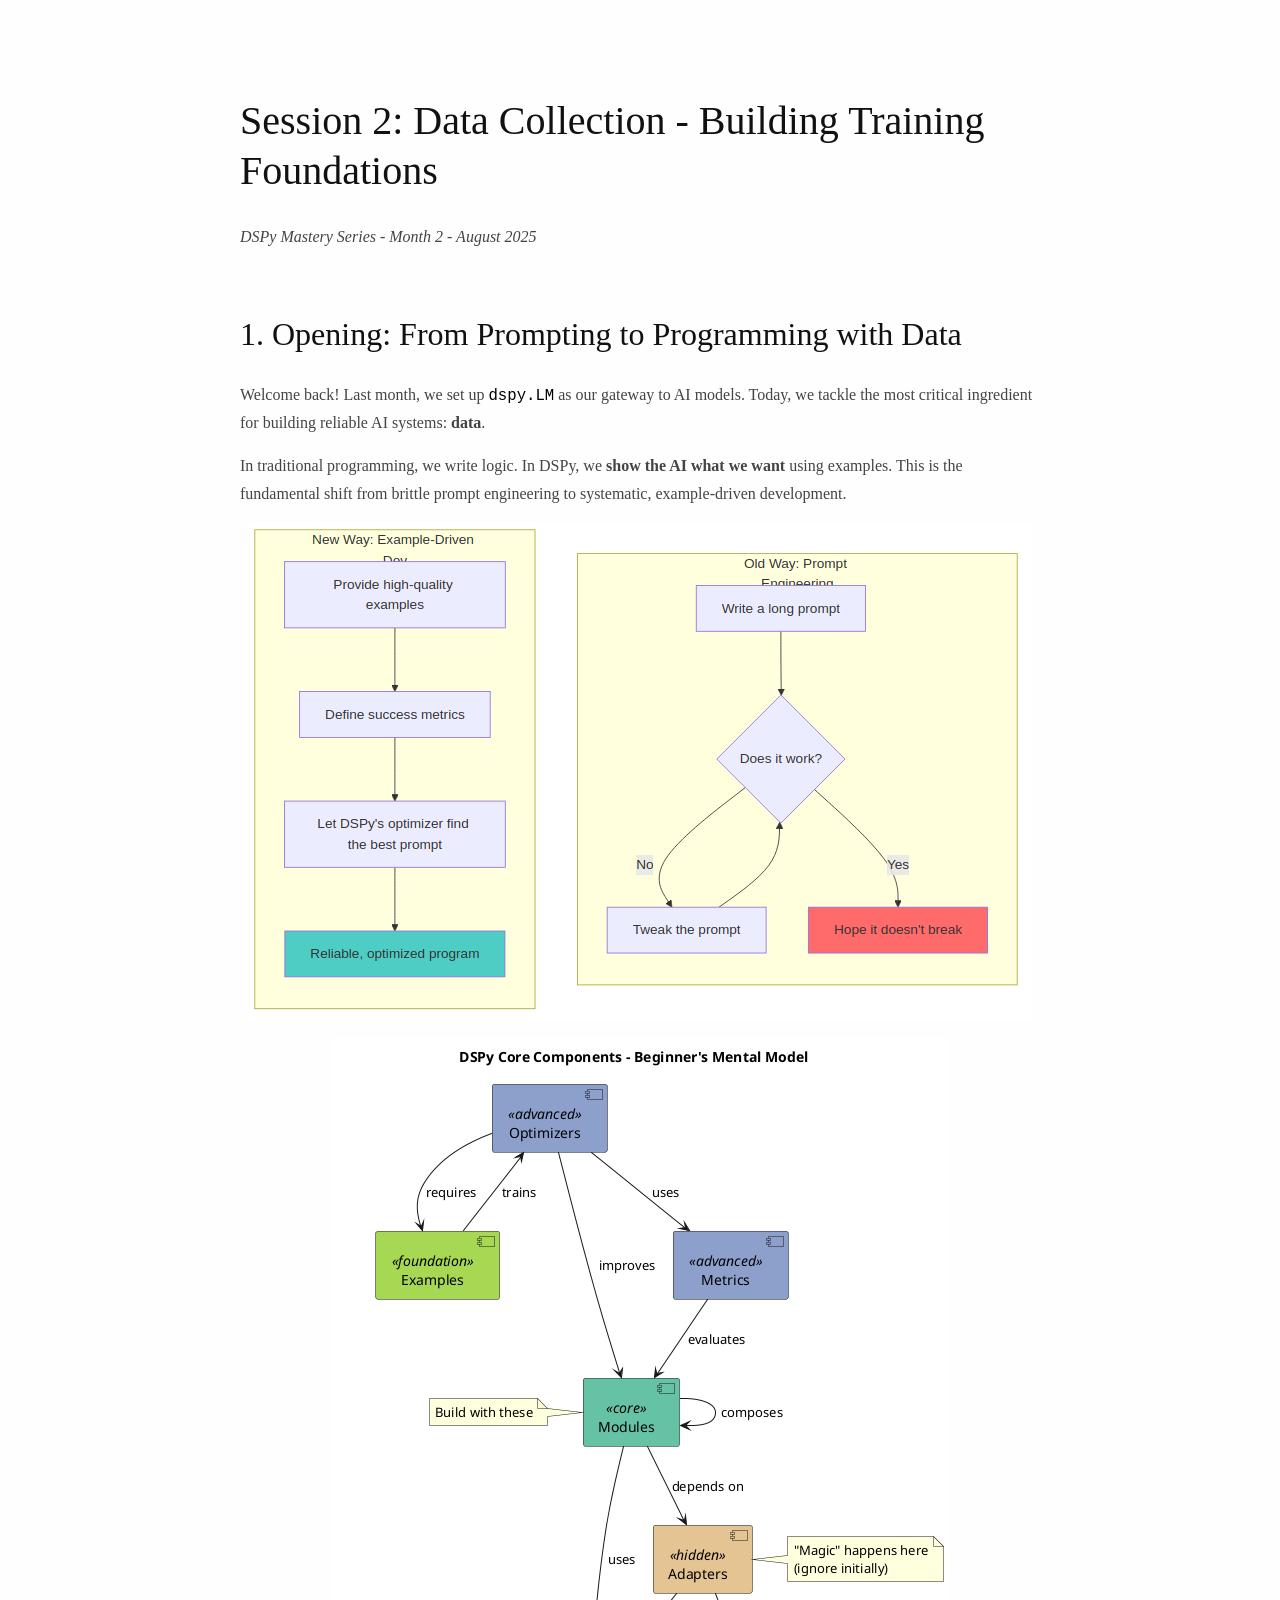
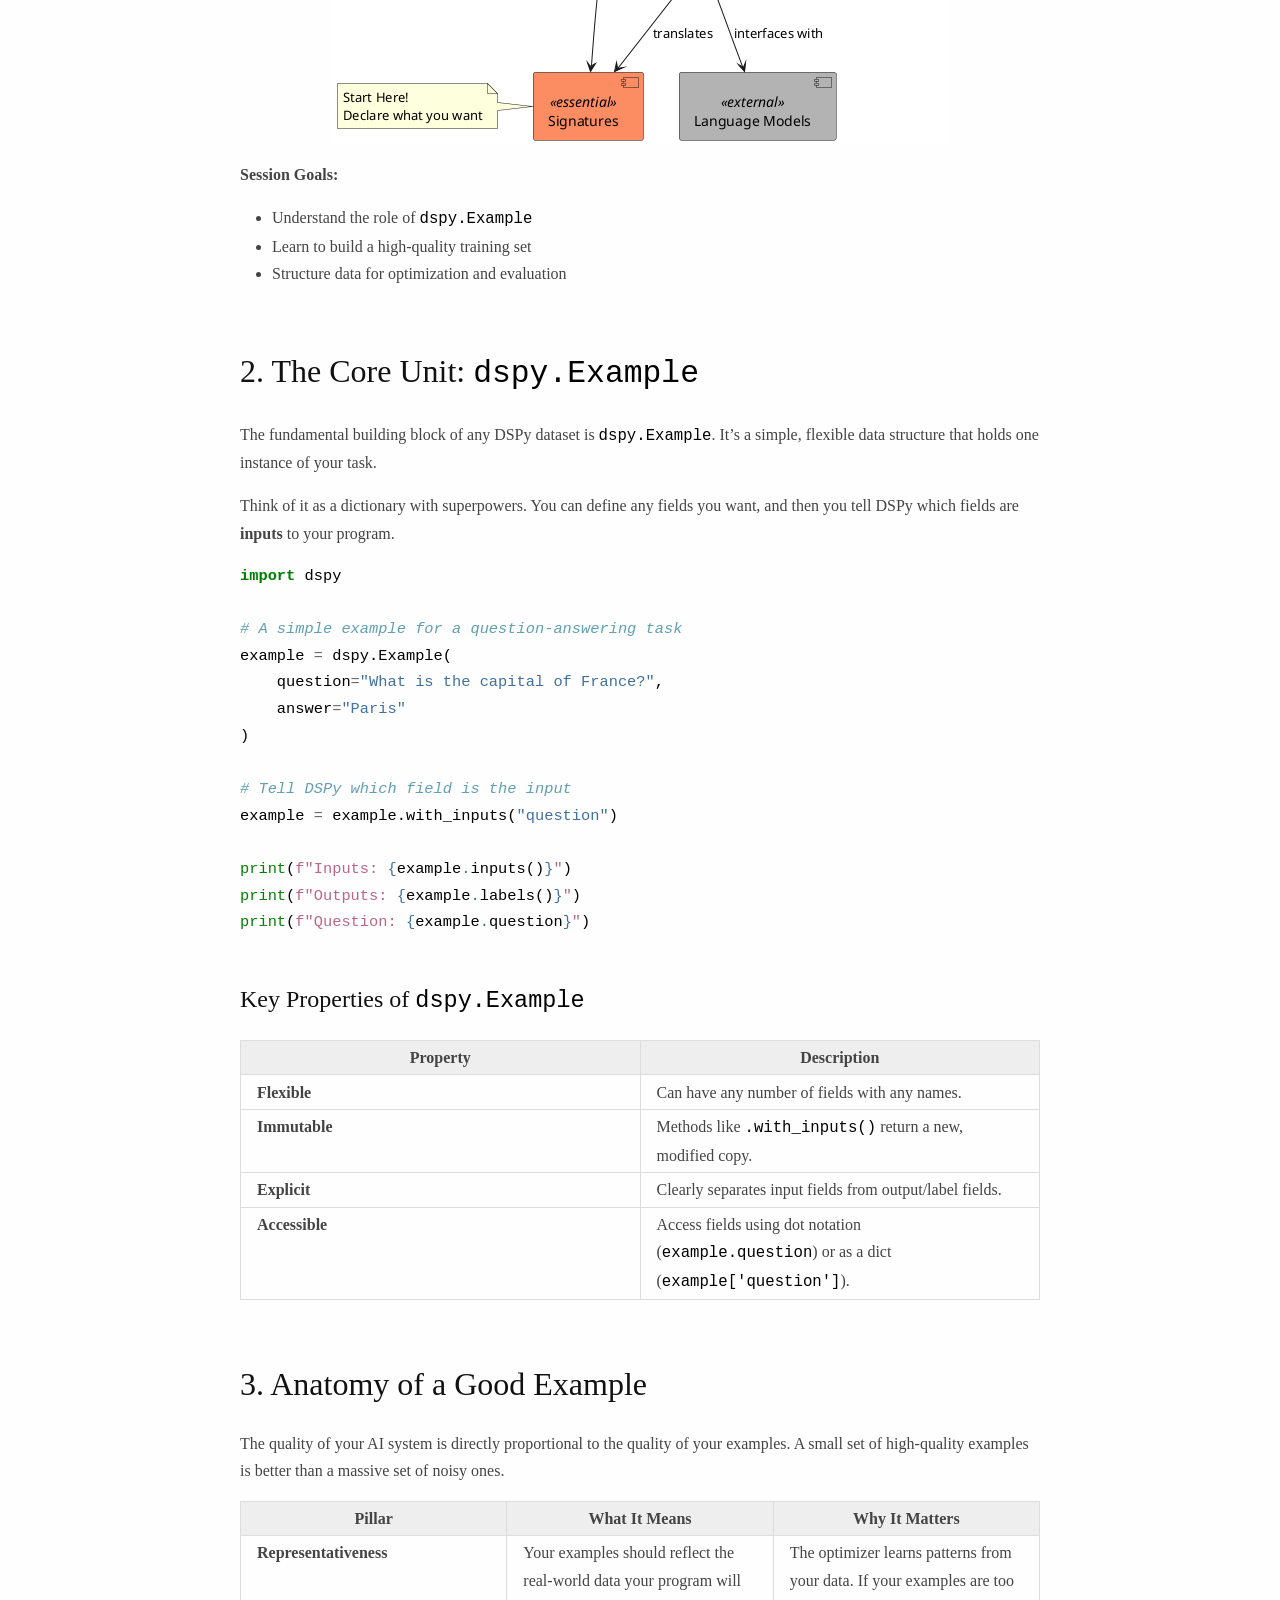
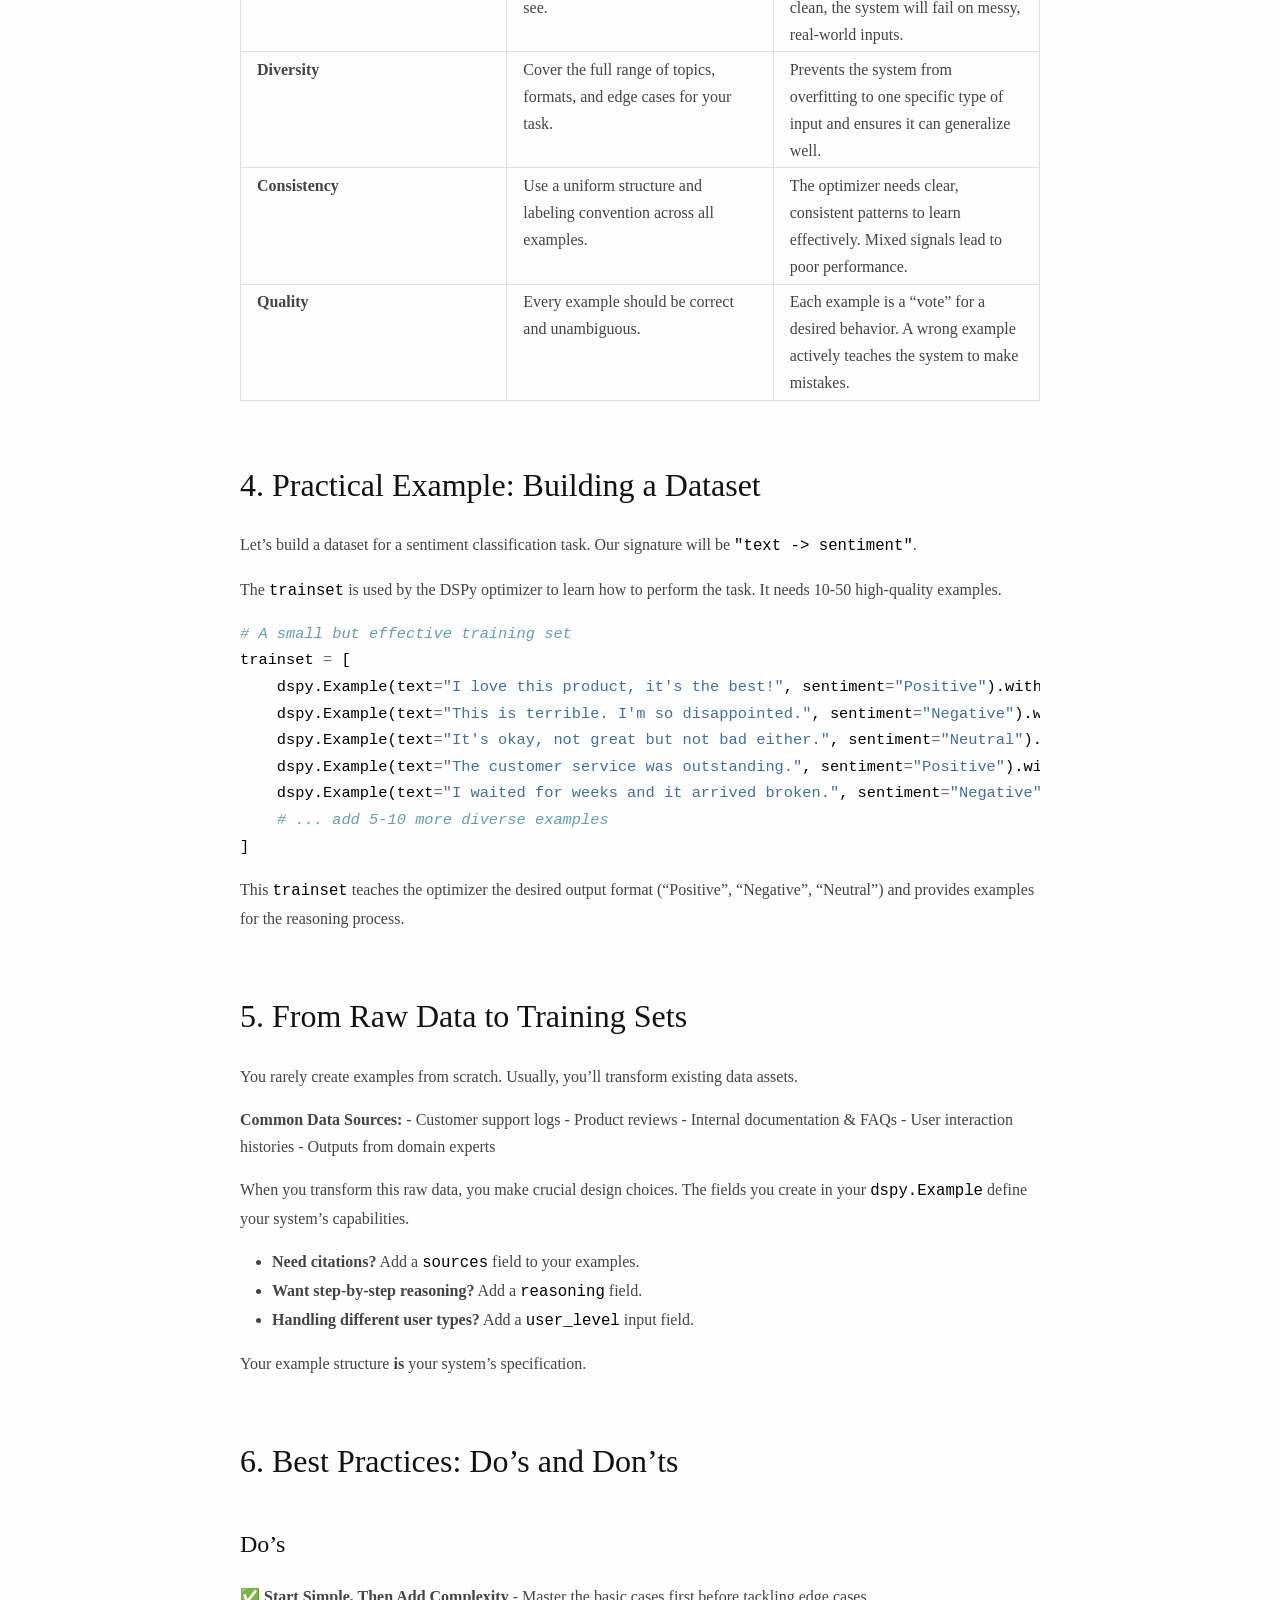
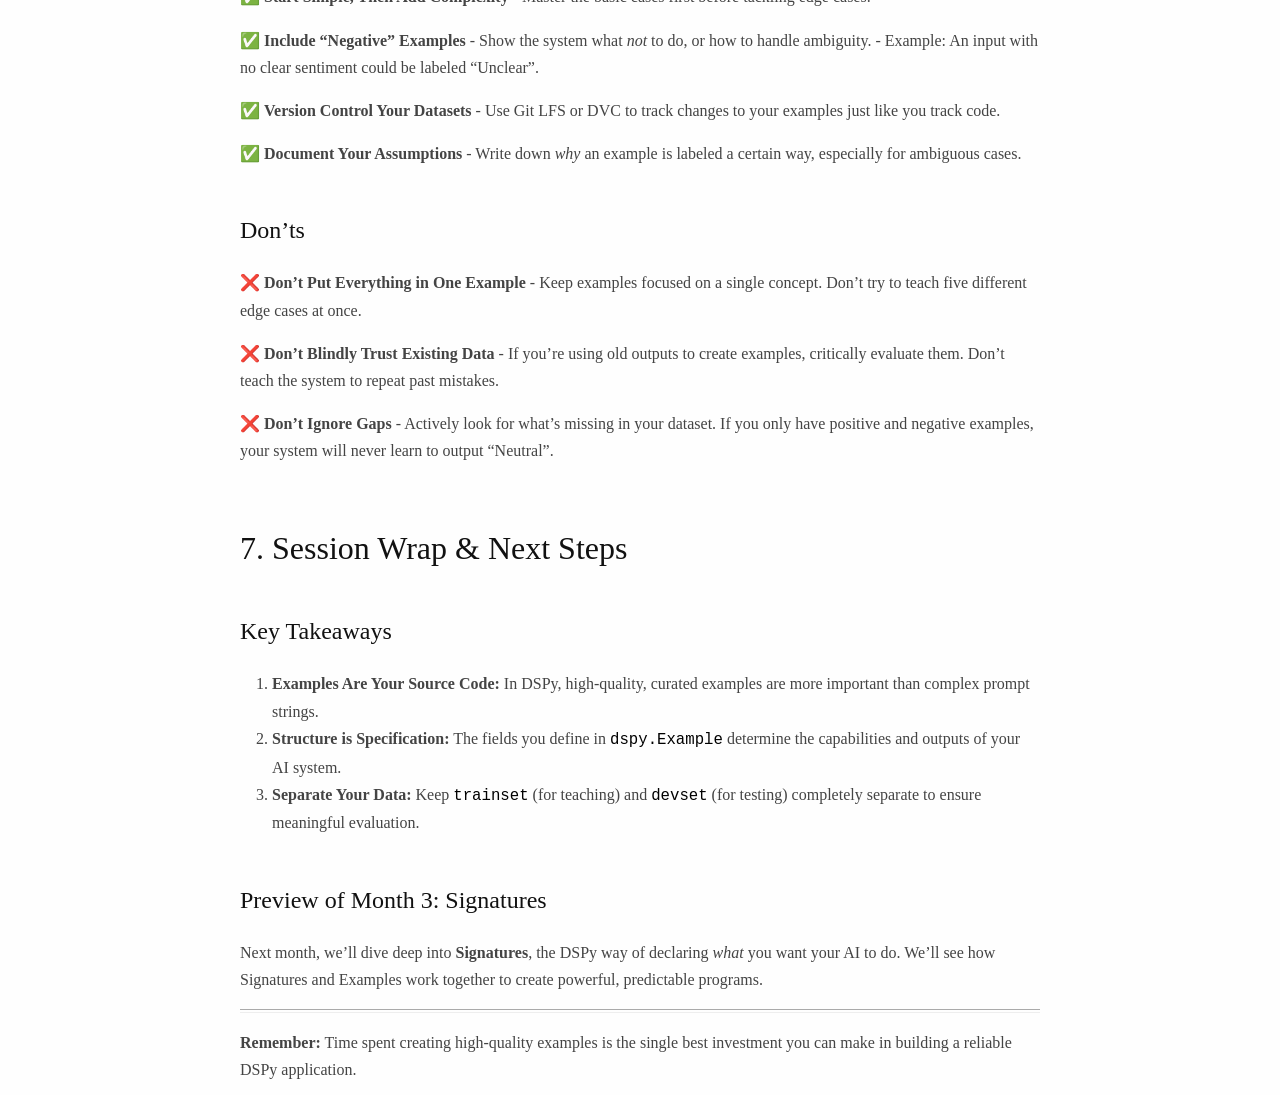
<file: docs/session-2/presentation.html>
<!DOCTYPE html>
<html xmlns="http://www.w3.org/1999/xhtml" lang xml:lang>
<head>
  <meta charset="utf-8" />
  <meta name="generator" content="pandoc" />
  <meta name="viewport" content="width=device-width, initial-scale=1.0, user-scalable=yes" />
  <title>presentation</title>
  <style>
code{white-space: pre-wrap;}
span.smallcaps{font-variant: small-caps;}
div.columns{display: flex; gap: min(4vw, 1.5em);}
div.column{flex: auto; overflow-x: auto;}
div.hanging-indent{margin-left: 1.5em; text-indent: -1.5em;}

ul.task-list[class]{list-style: none;}
ul.task-list li input[type="checkbox"] {
font-size: inherit;
width: 0.8em;
margin: 0 0.8em 0.2em -1.6em;
vertical-align: middle;
}
.display.math{display: block; text-align: center; margin: 0.5rem auto;}

pre > code.sourceCode { white-space: pre; position: relative; }
pre > code.sourceCode > span { line-height: 1.25; }
pre > code.sourceCode > span:empty { height: 1.2em; }
.sourceCode { overflow: visible; }
code.sourceCode > span { color: inherit; text-decoration: inherit; }
div.sourceCode { margin: 1em 0; }
pre.sourceCode { margin: 0; }
@media screen {
div.sourceCode { overflow: auto; }
}
@media print {
pre > code.sourceCode { white-space: pre-wrap; }
pre > code.sourceCode > span { text-indent: -5em; padding-left: 5em; }
}
pre.numberSource code
{ counter-reset: source-line 0; }
pre.numberSource code > span
{ position: relative; left: -4em; counter-increment: source-line; }
pre.numberSource code > span > a:first-child::before
{ content: counter(source-line);
position: relative; left: -1em; text-align: right; vertical-align: baseline;
border: none; display: inline-block;
-webkit-touch-callout: none; -webkit-user-select: none;
-khtml-user-select: none; -moz-user-select: none;
-ms-user-select: none; user-select: none;
padding: 0 4px; width: 4em;
color: #aaaaaa;
}
pre.numberSource { margin-left: 3em; border-left: 1px solid #aaaaaa; padding-left: 4px; }
div.sourceCode
{ }
@media screen {
pre > code.sourceCode > span > a:first-child::before { text-decoration: underline; }
}
code span.al { color: #ff0000; font-weight: bold; } 
code span.an { color: #60a0b0; font-weight: bold; font-style: italic; } 
code span.at { color: #7d9029; } 
code span.bn { color: #40a070; } 
code span.bu { color: #008000; } 
code span.cf { color: #007020; font-weight: bold; } 
code span.ch { color: #4070a0; } 
code span.cn { color: #880000; } 
code span.co { color: #60a0b0; font-style: italic; } 
code span.cv { color: #60a0b0; font-weight: bold; font-style: italic; } 
code span.do { color: #ba2121; font-style: italic; } 
code span.dt { color: #902000; } 
code span.dv { color: #40a070; } 
code span.er { color: #ff0000; font-weight: bold; } 
code span.ex { } 
code span.fl { color: #40a070; } 
code span.fu { color: #06287e; } 
code span.im { color: #008000; font-weight: bold; } 
code span.in { color: #60a0b0; font-weight: bold; font-style: italic; } 
code span.kw { color: #007020; font-weight: bold; } 
code span.op { color: #666666; } 
code span.ot { color: #007020; } 
code span.pp { color: #bc7a00; } 
code span.sc { color: #4070a0; } 
code span.ss { color: #bb6688; } 
code span.st { color: #4070a0; } 
code span.va { color: #19177c; } 
code span.vs { color: #4070a0; } 
code span.wa { color: #60a0b0; font-weight: bold; font-style: italic; } 
</style>
  <style type="text/css">
html {
font-size: 100%;
overflow-y: scroll;
-webkit-text-size-adjust: 100%;
-ms-text-size-adjust: 100%;
}
body {
color: #444;
font-family: Georgia, Palatino, 'Palatino Linotype', Times, 'Times New Roman', serif;
font-size: 12px;
line-height: 1.7;
padding: 1em;
margin: auto;
max-width: 50em; 
background: #fefefe;
}
a {
color: #0645ad;
text-decoration: none;
}
a:visited {
color: #0b0080;
}
a:hover {
color: #06e;
}
a:active {
color: #faa700;
}
a:focus {
outline: thin dotted;
}
*::-moz-selection {
background: rgba(255, 255, 0, 0.3);
color: #000;
}
*::selection {
background: rgba(255, 255, 0, 0.3);
color: #000;
}
a::-moz-selection {
background: rgba(255, 255, 0, 0.3);
color: #0645ad;
}
a::selection {
background: rgba(255, 255, 0, 0.3);
color: #0645ad;
}
p {
margin: 1em 0;
}
img {
max-width: 100%;
}
h1, h2, h3, h4, h5, h6 {
color: #111;
line-height: 125%;
margin-top: 2em;
font-weight: normal;
}
h4, h5, h6 {
font-weight: bold;
}
h1 {
font-size: 2.5em;
}
h2 {
font-size: 2em;
}
h3 {
font-size: 1.5em;
}
h4 {
font-size: 1.2em;
}
h5 {
font-size: 1em;
}
h6 {
font-size: 0.9em;
}
blockquote {
color: #666666;
margin: 0;
padding-left: 3em;
border-left: 0.5em #EEE solid;
}



figure:has(img),
figure:has(svg) {

margin-bottom: 1em; 
box-sizing: border-box; 
}

hr {
display: block;
height: 2px;
border: 0;
border-top: 1px solid #aaa;
border-bottom: 1px solid #eee;
margin: 1em 0;
padding: 0;
clear: both; 
}
pre, code, kbd, samp {
color: #000;
font-family: monospace, monospace;
_font-family: 'courier new', monospace;
font-size: 0.98em;
}
pre {
white-space: pre;
white-space: pre-wrap;
word-wrap: break-word;
}
b, strong {
font-weight: bold;
}
dfn {
font-style: italic;
}
ins {
background: #ff9;
color: #000;
text-decoration: none;
}
mark {
background: #ff0;
color: #000;
font-style: italic;
font-weight: bold;
}
sub, sup {
font-size: 75%;
line-height: 0;
position: relative;
vertical-align: baseline;
}
sup {
top: -0.5em;
}
sub {
bottom: -0.25em;
}
ul, ol {
margin: 1em 0;
padding: 0 0 0 2em;
}
li p:last-child {
margin-bottom: 0;
}
ul ul, ol ol {
margin: .3em 0;
}
dl {
margin-bottom: 1em;
}
dt {
font-weight: bold;
margin-bottom: .8em;
}
dd {
margin: 0 0 .8em 2em;
}
dd:last-child {
margin-bottom: 0;
}
img {
border: 0;
-ms-interpolation-mode: bicubic;
vertical-align: middle;
}
figure {
display: block;
text-align: center;
margin: 1em 0;
}
figure img {
border: none;
margin: 0 auto;
}
figure svg {
display: block; 
margin-left: auto;
margin-right: auto;
max-width: 100%; 
}
figcaption {
font-size: 0.8em;
font-style: italic;
margin: 0 0 .8em;
}
table {
margin-bottom: 2em;
border-bottom: 1px solid #ddd;
border-right: 1px solid #ddd;
border-spacing: 0;
border-collapse: collapse;
}
table th {
padding: .2em 1em;
background-color: #eee;
border-top: 1px solid #ddd;
border-left: 1px solid #ddd;
}
table td {
padding: .2em 1em;
border-top: 1px solid #ddd;
border-left: 1px solid #ddd;
vertical-align: top;
}
.author {
font-size: 1.2em;
text-align: center;
}
@media only screen and (min-width: 480px) {
body {
font-size: 14px;
}
}
@media only screen and (min-width: 768px) {
body {
font-size: 16px;
}
}
@media print {
* {
background: transparent !important;
color: black !important;
filter: none !important;
-ms-filter: none !important;
}
body {
font-size: 12pt;
max-width: 100%;
}
a, a:visited {
text-decoration: underline;
}
hr {
height: 1px;
border: 0;
border-bottom: 1px solid black;
}
a[href]:after {
content: " (" attr(href) ")";
}
abbr[title]:after {
content: " (" attr(title) ")";
}
.ir a:after, a[href^="javascript:"]:after, a[href^="#"]:after {
content: "";
}
pre, blockquote {
border: 1px solid #999;
padding-right: 1em;
page-break-inside: avoid;
}
tr, img {
page-break-inside: avoid;
}
img {
max-width: 100% !important;
}
@page :left {
margin: 15mm 20mm 15mm 10mm;
}
@page :right {
margin: 15mm 10mm 15mm 20mm;
}
p, h2, h3 {
orphans: 3;
widows: 3;
}
h2, h3 {
page-break-after: avoid;
}
}

.notes {
display: none !important;
}
</style>
</head>
<body>
<h1 id="session-2-data-collection---building-training-foundations">Session
2: Data Collection - Building Training Foundations</h1>
<p><em>DSPy Mastery Series - Month 2 - August 2025</em></p>
<h2 id="opening-from-prompting-to-programming-with-data">1. Opening:
From Prompting to Programming with Data</h2>
<p>Welcome back! Last month, we set up <code>dspy.LM</code> as our
gateway to AI models. Today, we tackle the most critical ingredient for
building reliable AI systems: <strong>data</strong>.</p>
<p>In traditional programming, we write logic. In DSPy, we <strong>show
the AI what we want</strong> using examples. This is the fundamental
shift from brittle prompt engineering to systematic, example-driven
development.</p>
<figure>
<img src="[data-uri]" />
</figure>
<figure>
<img src="[data-uri]" />
</figure>
<p><strong>Session Goals:</strong></p>
<ul>
<li>Understand the role of <code>dspy.Example</code></li>
<li>Learn to build a high-quality training set</li>
<li>Structure data for optimization and evaluation</li>
</ul>
<h2 id="the-core-unit-dspy.example">2. The Core Unit:
<code>dspy.Example</code></h2>
<p>The fundamental building block of any DSPy dataset is
<code>dspy.Example</code>. It’s a simple, flexible data structure that
holds one instance of your task.</p>
<p>Think of it as a dictionary with superpowers. You can define any
fields you want, and then you tell DSPy which fields are
<strong>inputs</strong> to your program.</p>
<div class="sourceCode" id="cb1"><pre class="sourceCode python"><code class="sourceCode python"><span id="cb1-1"><a href="#cb1-1" aria-hidden="true" tabindex="-1"></a><span class="im">import</span> dspy</span>
<span id="cb1-2"><a href="#cb1-2" aria-hidden="true" tabindex="-1"></a></span>
<span id="cb1-3"><a href="#cb1-3" aria-hidden="true" tabindex="-1"></a><span class="co"># A simple example for a question-answering task</span></span>
<span id="cb1-4"><a href="#cb1-4" aria-hidden="true" tabindex="-1"></a>example <span class="op">=</span> dspy.Example(</span>
<span id="cb1-5"><a href="#cb1-5" aria-hidden="true" tabindex="-1"></a>    question<span class="op">=</span><span class="st">&quot;What is the capital of France?&quot;</span>,</span>
<span id="cb1-6"><a href="#cb1-6" aria-hidden="true" tabindex="-1"></a>    answer<span class="op">=</span><span class="st">&quot;Paris&quot;</span></span>
<span id="cb1-7"><a href="#cb1-7" aria-hidden="true" tabindex="-1"></a>)</span>
<span id="cb1-8"><a href="#cb1-8" aria-hidden="true" tabindex="-1"></a></span>
<span id="cb1-9"><a href="#cb1-9" aria-hidden="true" tabindex="-1"></a><span class="co"># Tell DSPy which field is the input</span></span>
<span id="cb1-10"><a href="#cb1-10" aria-hidden="true" tabindex="-1"></a>example <span class="op">=</span> example.with_inputs(<span class="st">&quot;question&quot;</span>)</span>
<span id="cb1-11"><a href="#cb1-11" aria-hidden="true" tabindex="-1"></a></span>
<span id="cb1-12"><a href="#cb1-12" aria-hidden="true" tabindex="-1"></a><span class="bu">print</span>(<span class="ss">f&quot;Inputs: </span><span class="sc">{</span>example<span class="sc">.</span>inputs()<span class="sc">}</span><span class="ss">&quot;</span>)</span>
<span id="cb1-13"><a href="#cb1-13" aria-hidden="true" tabindex="-1"></a><span class="bu">print</span>(<span class="ss">f&quot;Outputs: </span><span class="sc">{</span>example<span class="sc">.</span>labels()<span class="sc">}</span><span class="ss">&quot;</span>)</span>
<span id="cb1-14"><a href="#cb1-14" aria-hidden="true" tabindex="-1"></a><span class="bu">print</span>(<span class="ss">f&quot;Question: </span><span class="sc">{</span>example<span class="sc">.</span>question<span class="sc">}</span><span class="ss">&quot;</span>)</span></code></pre></div>
<h3 id="key-properties-of-dspy.example">Key Properties of
<code>dspy.Example</code></h3>
<table>
<colgroup>
<col style="width: 50%" />
<col style="width: 50%" />
</colgroup>
<thead>
<tr class="header">
<th>Property</th>
<th>Description</th>
</tr>
</thead>
<tbody>
<tr class="odd">
<td><strong>Flexible</strong></td>
<td>Can have any number of fields with any names.</td>
</tr>
<tr class="even">
<td><strong>Immutable</strong></td>
<td>Methods like <code>.with_inputs()</code> return a new, modified
copy.</td>
</tr>
<tr class="odd">
<td><strong>Explicit</strong></td>
<td>Clearly separates input fields from output/label fields.</td>
</tr>
<tr class="even">
<td><strong>Accessible</strong></td>
<td>Access fields using dot notation (<code>example.question</code>) or
as a dict (<code>example[&#39;question&#39;]</code>).</td>
</tr>
</tbody>
</table>
<h2 id="anatomy-of-a-good-example">3. Anatomy of a Good Example</h2>
<p>The quality of your AI system is directly proportional to the quality
of your examples. A small set of high-quality examples is better than a
massive set of noisy ones.</p>
<table>
<colgroup>
<col style="width: 33%" />
<col style="width: 33%" />
<col style="width: 33%" />
</colgroup>
<thead>
<tr class="header">
<th>Pillar</th>
<th>What It Means</th>
<th>Why It Matters</th>
</tr>
</thead>
<tbody>
<tr class="odd">
<td><strong>Representativeness</strong></td>
<td>Your examples should reflect the real-world data your program will
see.</td>
<td>The optimizer learns patterns from your data. If your examples are
too clean, the system will fail on messy, real-world inputs.</td>
</tr>
<tr class="even">
<td><strong>Diversity</strong></td>
<td>Cover the full range of topics, formats, and edge cases for your
task.</td>
<td>Prevents the system from overfitting to one specific type of input
and ensures it can generalize well.</td>
</tr>
<tr class="odd">
<td><strong>Consistency</strong></td>
<td>Use a uniform structure and labeling convention across all
examples.</td>
<td>The optimizer needs clear, consistent patterns to learn effectively.
Mixed signals lead to poor performance.</td>
</tr>
<tr class="even">
<td><strong>Quality</strong></td>
<td>Every example should be correct and unambiguous.</td>
<td>Each example is a “vote” for a desired behavior. A wrong example
actively teaches the system to make mistakes.</td>
</tr>
</tbody>
</table>
<h2 id="practical-example-building-a-dataset">4. Practical Example:
Building a Dataset</h2>
<p>Let’s build a dataset for a sentiment classification task. Our
signature will be <code>&quot;text -&gt; sentiment&quot;</code>.</p>
<p>The <code>trainset</code> is used by the DSPy optimizer to learn how
to perform the task. It needs 10-50 high-quality examples.</p>
<div class="sourceCode" id="cb2"><pre class="sourceCode python"><code class="sourceCode python"><span id="cb2-1"><a href="#cb2-1" aria-hidden="true" tabindex="-1"></a><span class="co"># A small but effective training set</span></span>
<span id="cb2-2"><a href="#cb2-2" aria-hidden="true" tabindex="-1"></a>trainset <span class="op">=</span> [</span>
<span id="cb2-3"><a href="#cb2-3" aria-hidden="true" tabindex="-1"></a>    dspy.Example(text<span class="op">=</span><span class="st">&quot;I love this product, it&#39;s the best!&quot;</span>, sentiment<span class="op">=</span><span class="st">&quot;Positive&quot;</span>).with_inputs(<span class="st">&quot;text&quot;</span>),</span>
<span id="cb2-4"><a href="#cb2-4" aria-hidden="true" tabindex="-1"></a>    dspy.Example(text<span class="op">=</span><span class="st">&quot;This is terrible. I&#39;m so disappointed.&quot;</span>, sentiment<span class="op">=</span><span class="st">&quot;Negative&quot;</span>).with_inputs(<span class="st">&quot;text&quot;</span>),</span>
<span id="cb2-5"><a href="#cb2-5" aria-hidden="true" tabindex="-1"></a>    dspy.Example(text<span class="op">=</span><span class="st">&quot;It&#39;s okay, not great but not bad either.&quot;</span>, sentiment<span class="op">=</span><span class="st">&quot;Neutral&quot;</span>).with_inputs(<span class="st">&quot;text&quot;</span>),</span>
<span id="cb2-6"><a href="#cb2-6" aria-hidden="true" tabindex="-1"></a>    dspy.Example(text<span class="op">=</span><span class="st">&quot;The customer service was outstanding.&quot;</span>, sentiment<span class="op">=</span><span class="st">&quot;Positive&quot;</span>).with_inputs(<span class="st">&quot;text&quot;</span>),</span>
<span id="cb2-7"><a href="#cb2-7" aria-hidden="true" tabindex="-1"></a>    dspy.Example(text<span class="op">=</span><span class="st">&quot;I waited for weeks and it arrived broken.&quot;</span>, sentiment<span class="op">=</span><span class="st">&quot;Negative&quot;</span>).with_inputs(<span class="st">&quot;text&quot;</span>),</span>
<span id="cb2-8"><a href="#cb2-8" aria-hidden="true" tabindex="-1"></a>    <span class="co"># ... add 5-10 more diverse examples</span></span>
<span id="cb2-9"><a href="#cb2-9" aria-hidden="true" tabindex="-1"></a>]</span></code></pre></div>
<p>This <code>trainset</code> teaches the optimizer the desired output
format (“Positive”, “Negative”, “Neutral”) and provides examples for the
reasoning process.</p>
<h2 id="from-raw-data-to-training-sets">5. From Raw Data to Training
Sets</h2>
<p>You rarely create examples from scratch. Usually, you’ll transform
existing data assets.</p>
<p><strong>Common Data Sources:</strong> - Customer support logs -
Product reviews - Internal documentation &amp; FAQs - User interaction
histories - Outputs from domain experts</p>
<p>When you transform this raw data, you make crucial design choices.
The fields you create in your <code>dspy.Example</code> define your
system’s capabilities.</p>
<ul>
<li><strong>Need citations?</strong> Add a <code>sources</code> field to
your examples.</li>
<li><strong>Want step-by-step reasoning?</strong> Add a
<code>reasoning</code> field.</li>
<li><strong>Handling different user types?</strong> Add a
<code>user_level</code> input field.</li>
</ul>
<p>Your example structure <strong>is</strong> your system’s
specification.</p>
<h2 id="best-practices-dos-and-donts">6. Best Practices: Do’s and
Don’ts</h2>
<h3 id="dos">Do’s</h3>
<p>✅ <strong>Start Simple, Then Add Complexity</strong> - Master the
basic cases first before tackling edge cases.</p>
<p>✅ <strong>Include “Negative” Examples</strong> - Show the system
what <em>not</em> to do, or how to handle ambiguity. - Example: An input
with no clear sentiment could be labeled “Unclear”.</p>
<p>✅ <strong>Version Control Your Datasets</strong> - Use Git LFS or
DVC to track changes to your examples just like you track code.</p>
<p>✅ <strong>Document Your Assumptions</strong> - Write down
<em>why</em> an example is labeled a certain way, especially for
ambiguous cases.</p>
<h3 id="donts">Don’ts</h3>
<p>❌ <strong>Don’t Put Everything in One Example</strong> - Keep
examples focused on a single concept. Don’t try to teach five different
edge cases at once.</p>
<p>❌ <strong>Don’t Blindly Trust Existing Data</strong> - If you’re
using old outputs to create examples, critically evaluate them. Don’t
teach the system to repeat past mistakes.</p>
<p>❌ <strong>Don’t Ignore Gaps</strong> - Actively look for what’s
missing in your dataset. If you only have positive and negative
examples, your system will never learn to output “Neutral”.</p>
<h2 id="session-wrap-next-steps">7. Session Wrap &amp; Next Steps</h2>
<h3 id="key-takeaways">Key Takeaways</h3>
<ol type="1">
<li><strong>Examples Are Your Source Code:</strong> In DSPy,
high-quality, curated examples are more important than complex prompt
strings.</li>
<li><strong>Structure is Specification:</strong> The fields you define
in <code>dspy.Example</code> determine the capabilities and outputs of
your AI system.</li>
<li><strong>Separate Your Data:</strong> Keep <code>trainset</code> (for
teaching) and <code>devset</code> (for testing) completely separate to
ensure meaningful evaluation.</li>
</ol>
<h3 id="preview-of-month-3-signatures">Preview of Month 3:
Signatures</h3>
<p>Next month, we’ll dive deep into <strong>Signatures</strong>, the
DSPy way of declaring <em>what</em> you want your AI to do. We’ll see
how Signatures and Examples work together to create powerful,
predictable programs.</p>
<hr />
<p><strong>Remember:</strong> Time spent creating high-quality examples
is the single best investment you can make in building a reliable DSPy
application.</p>
</body>
</html>
</file>
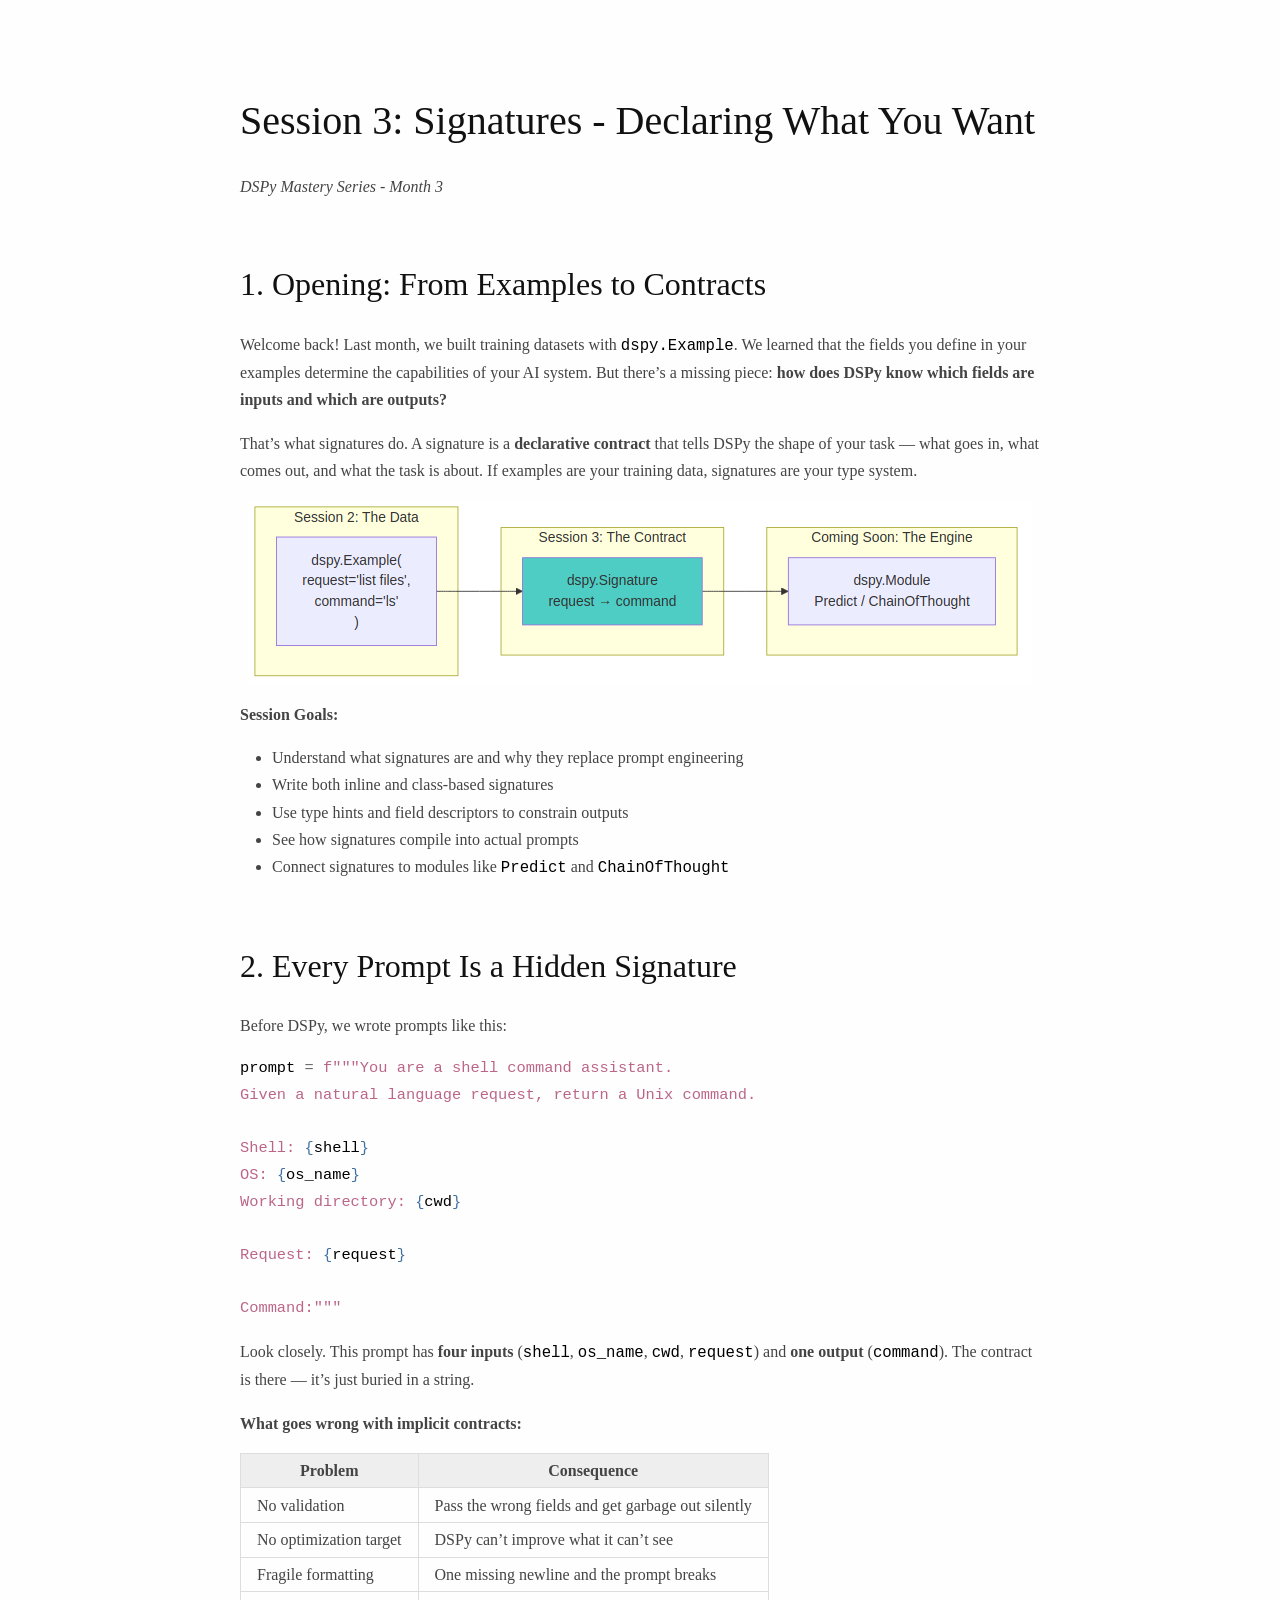
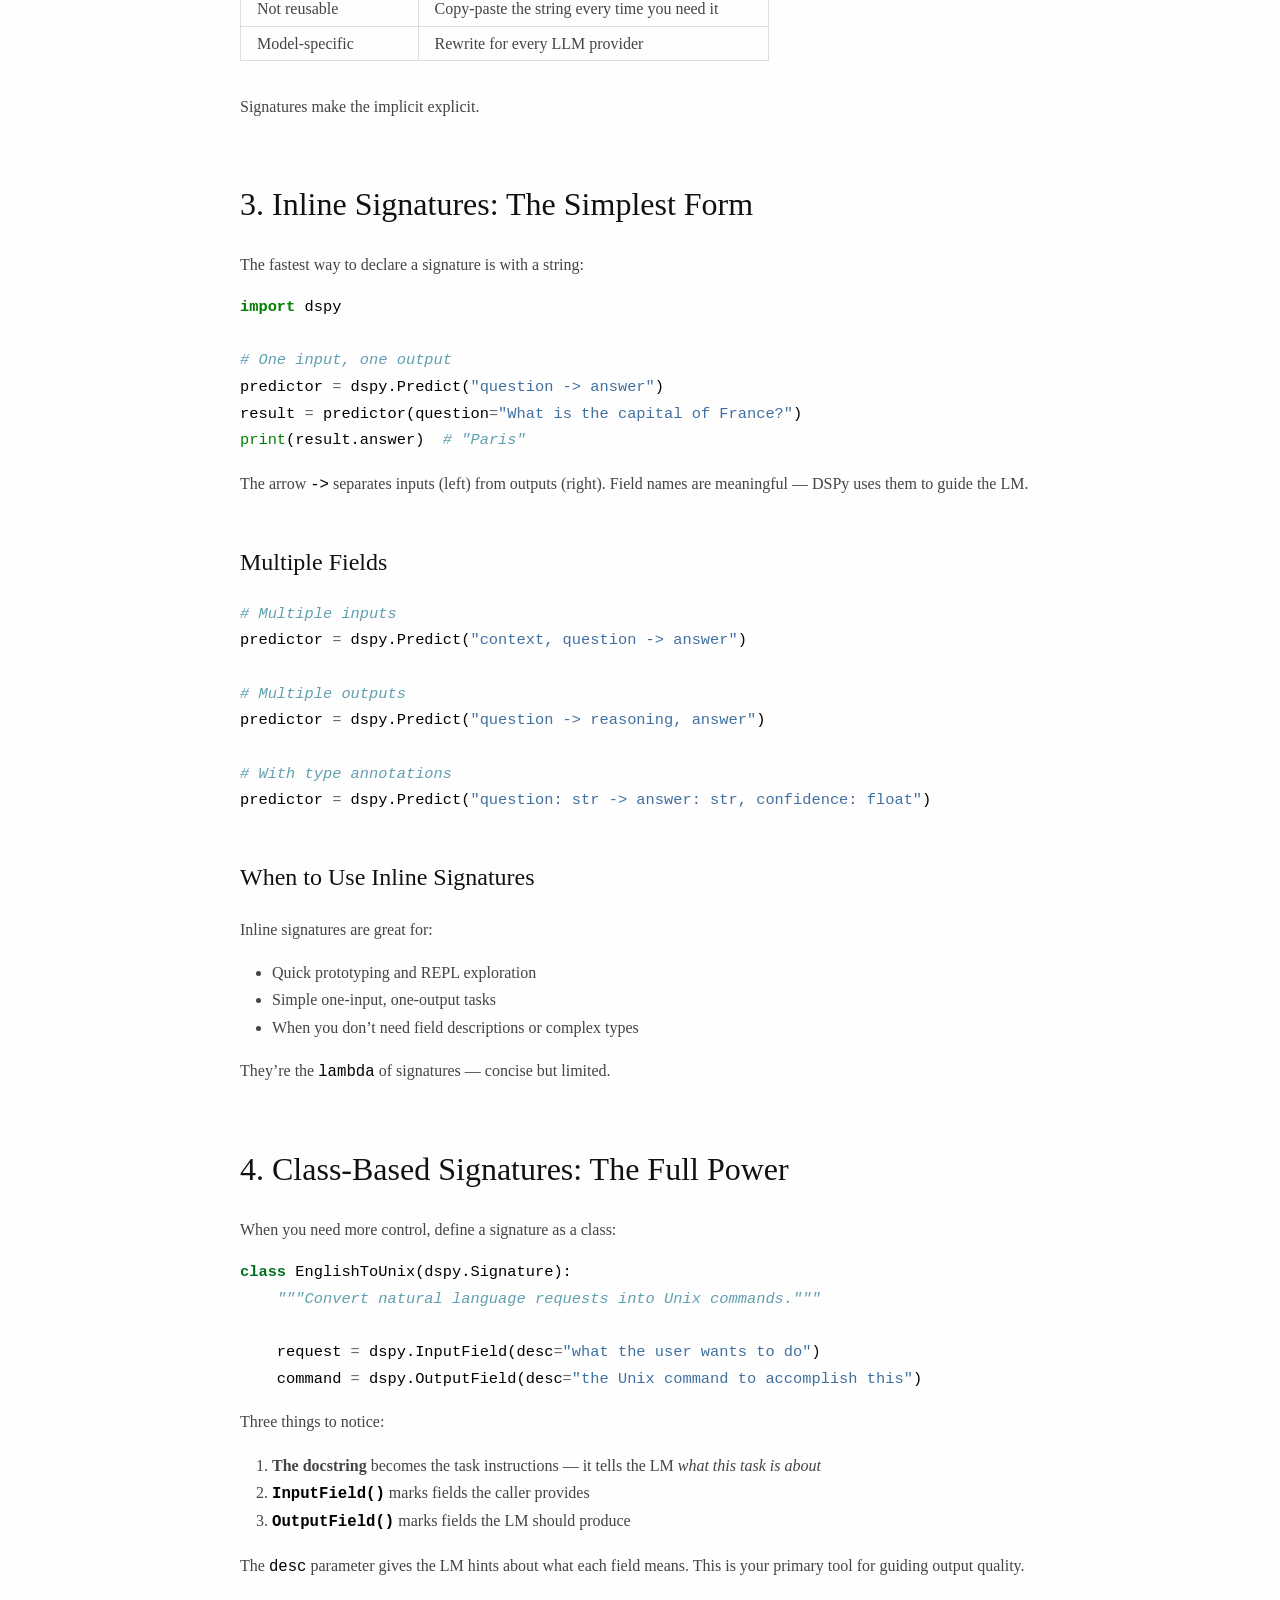
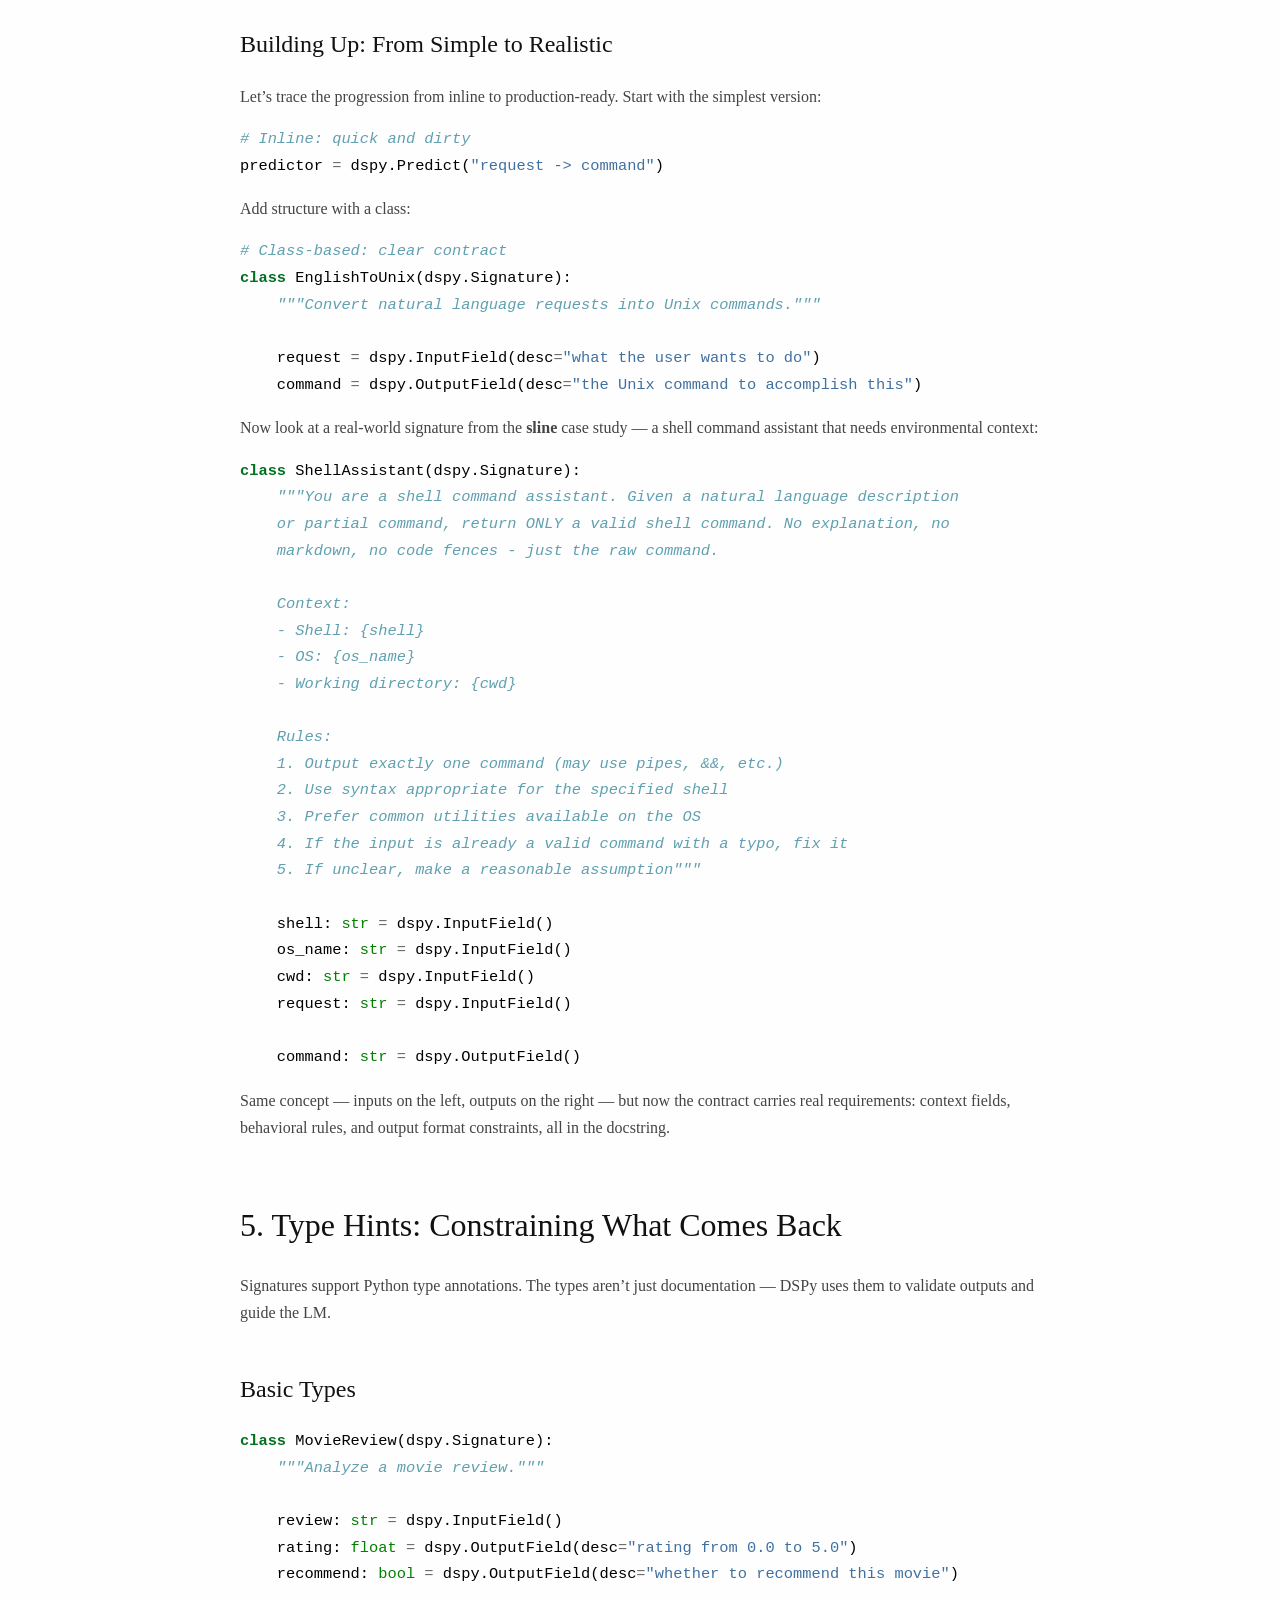
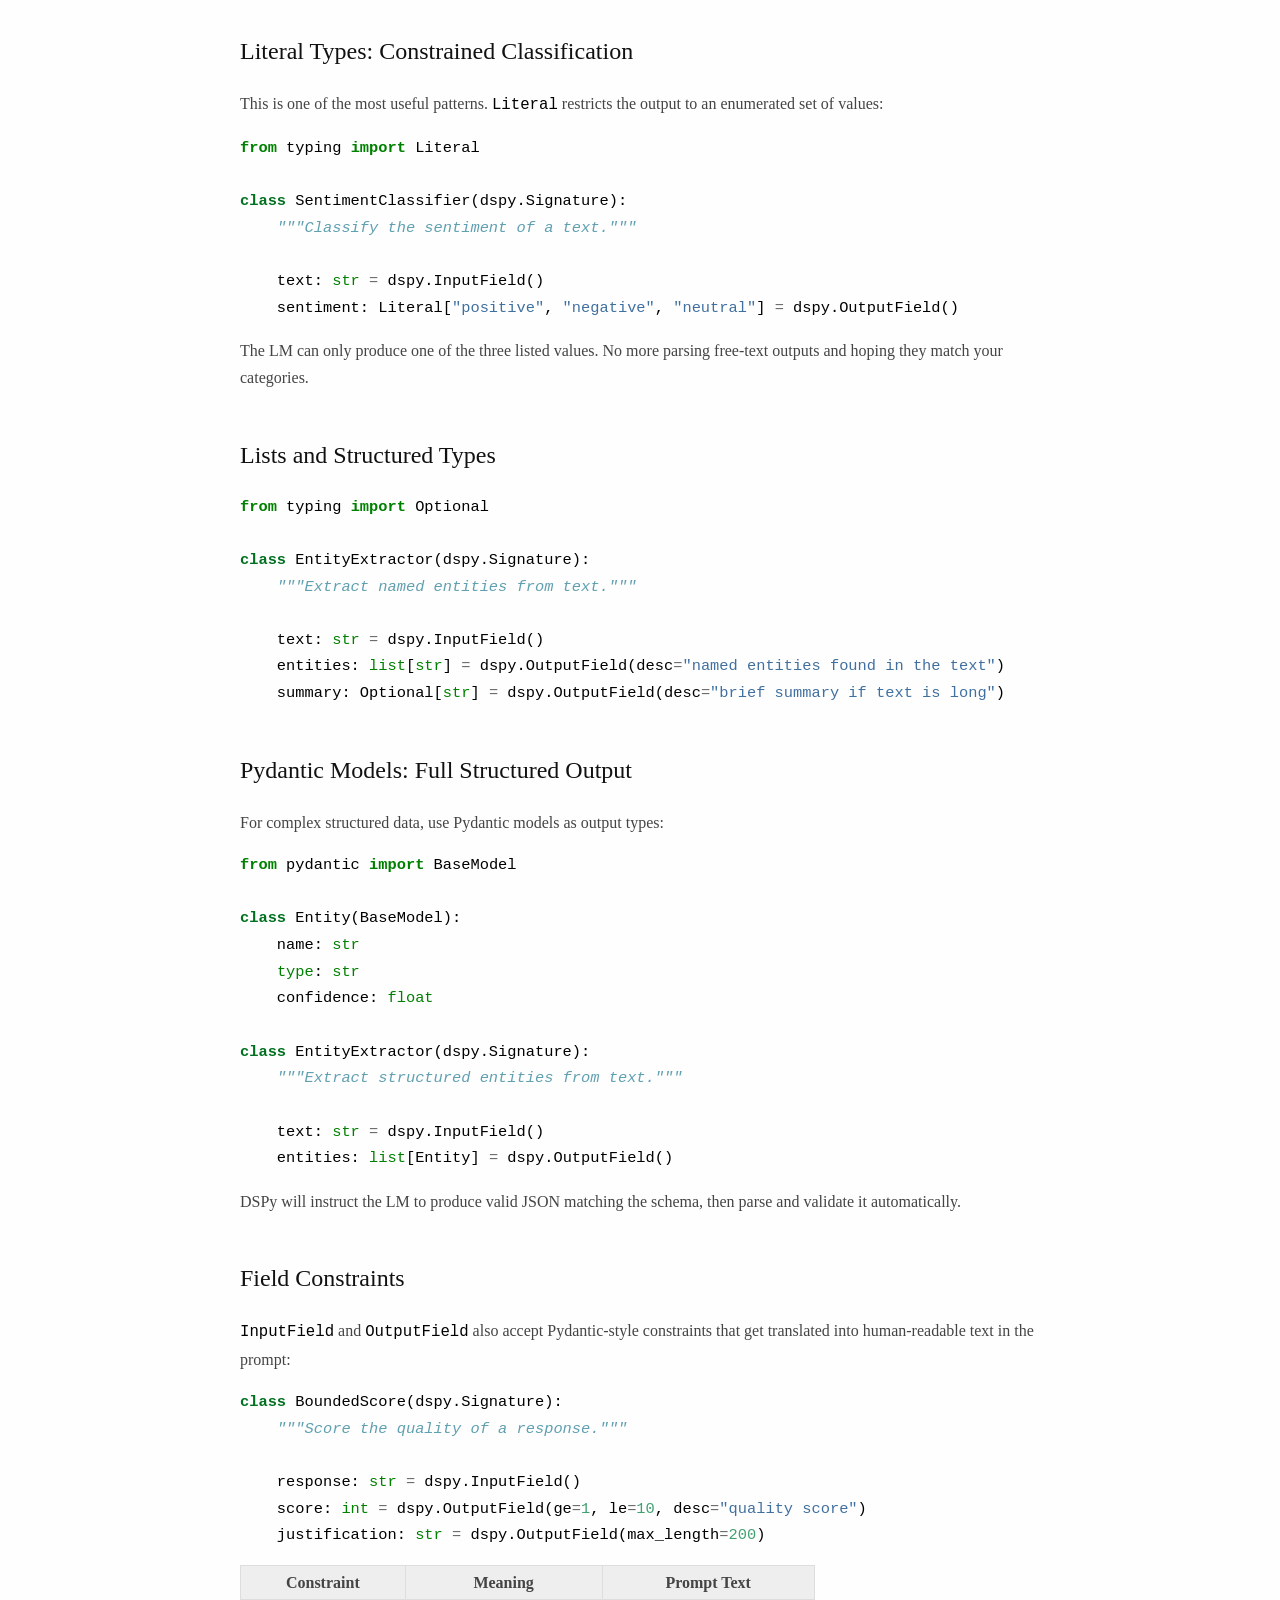
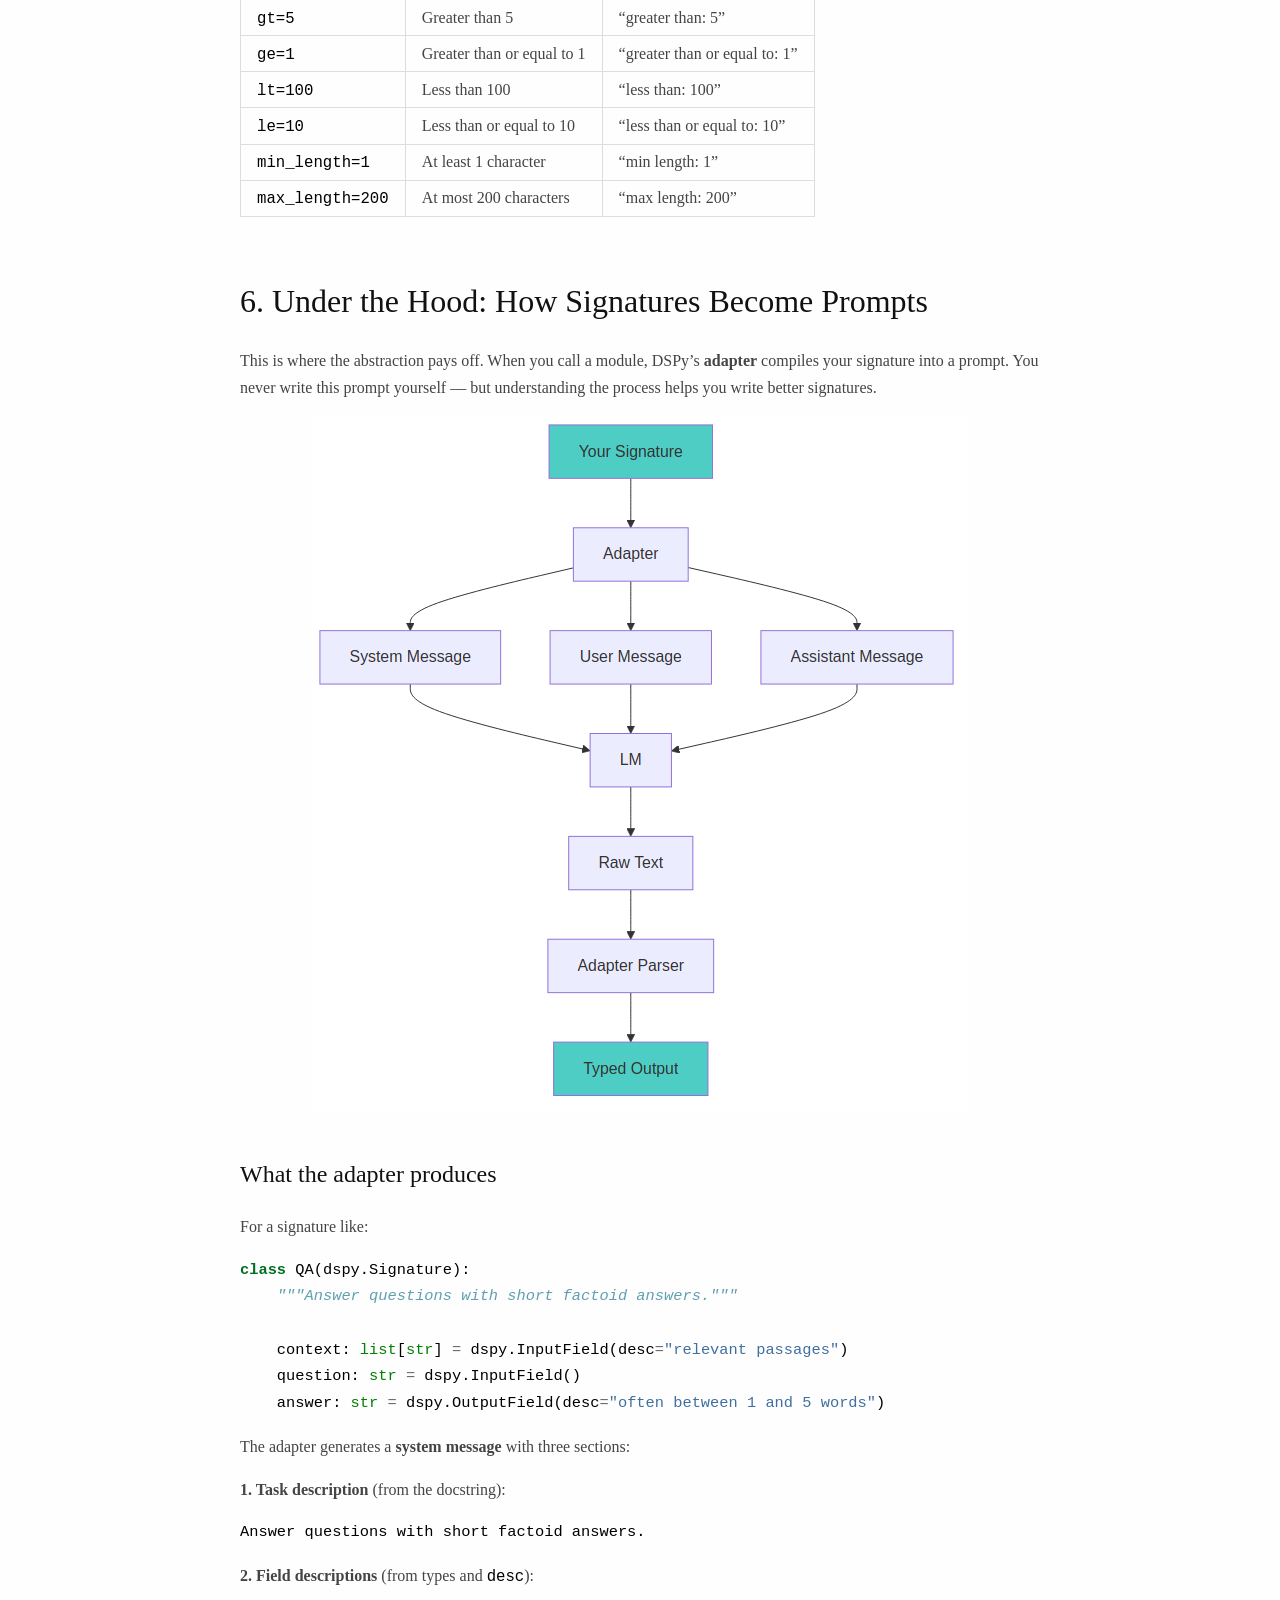
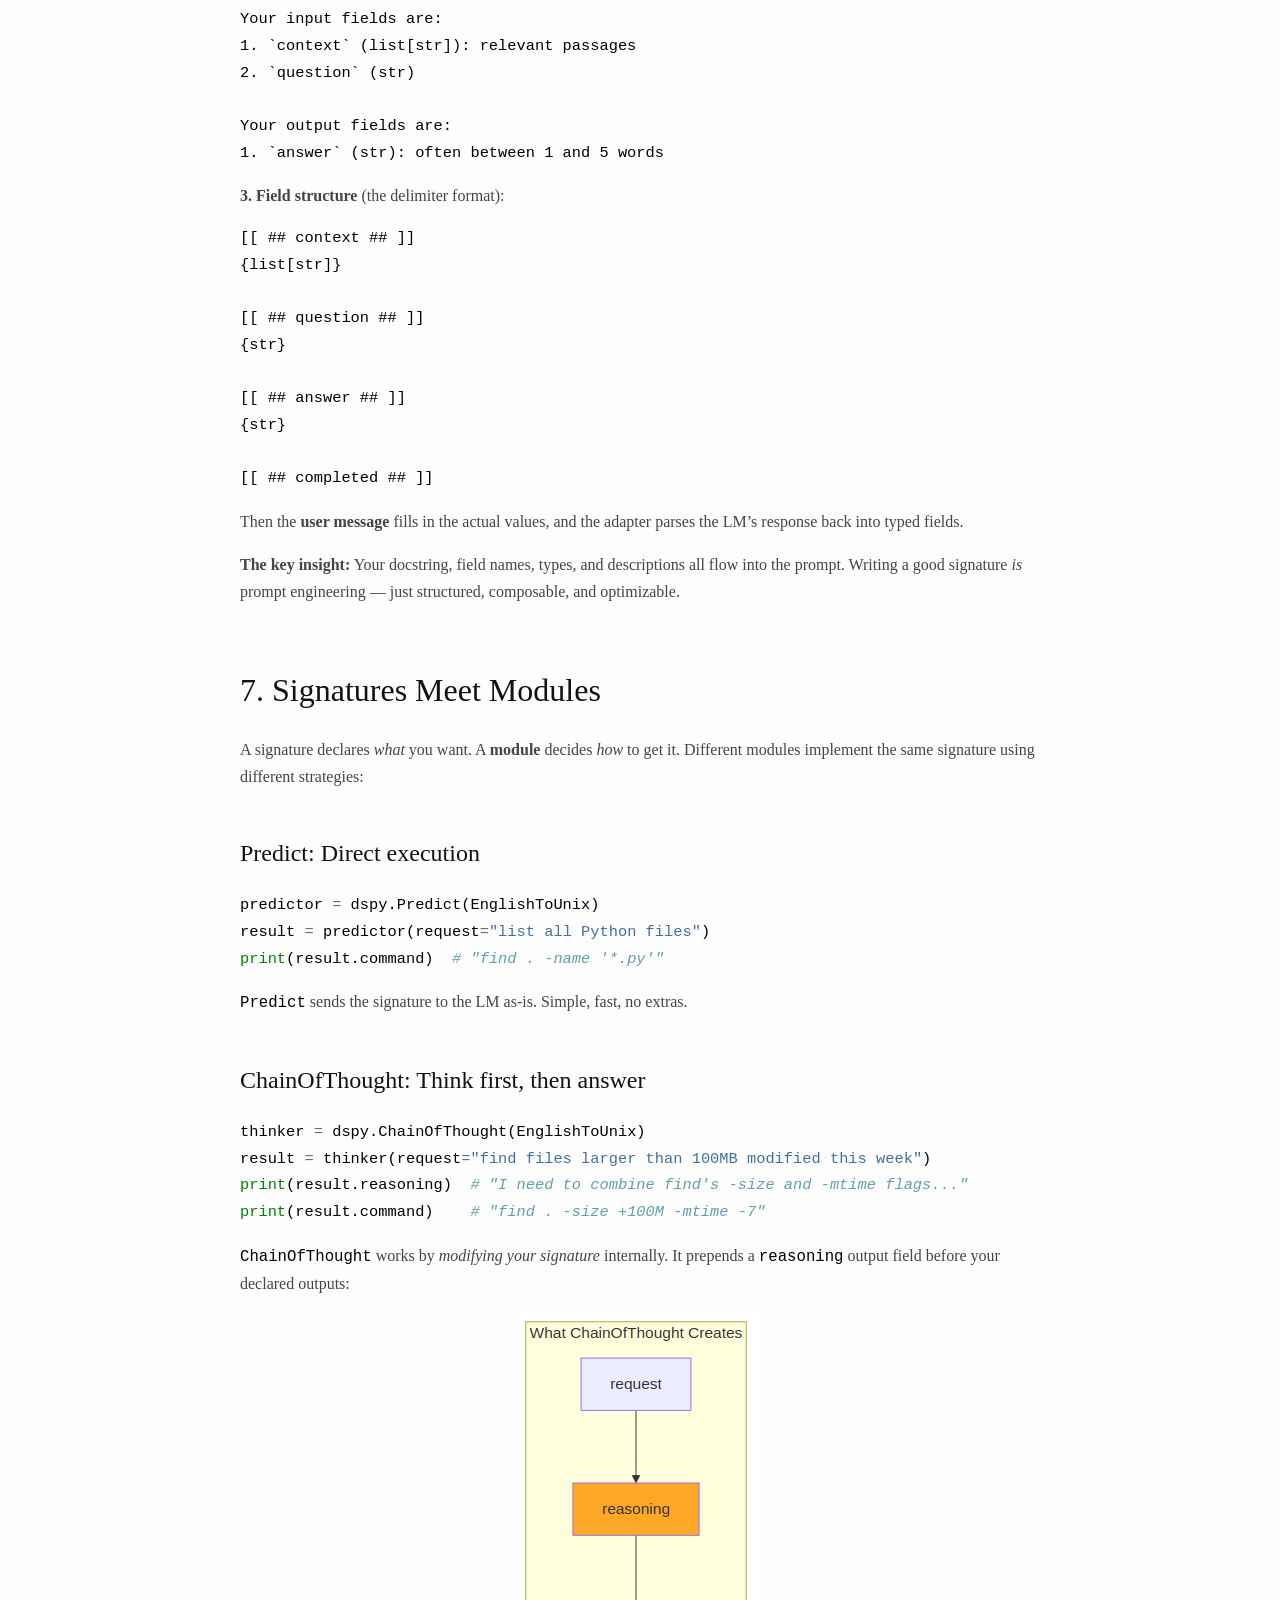
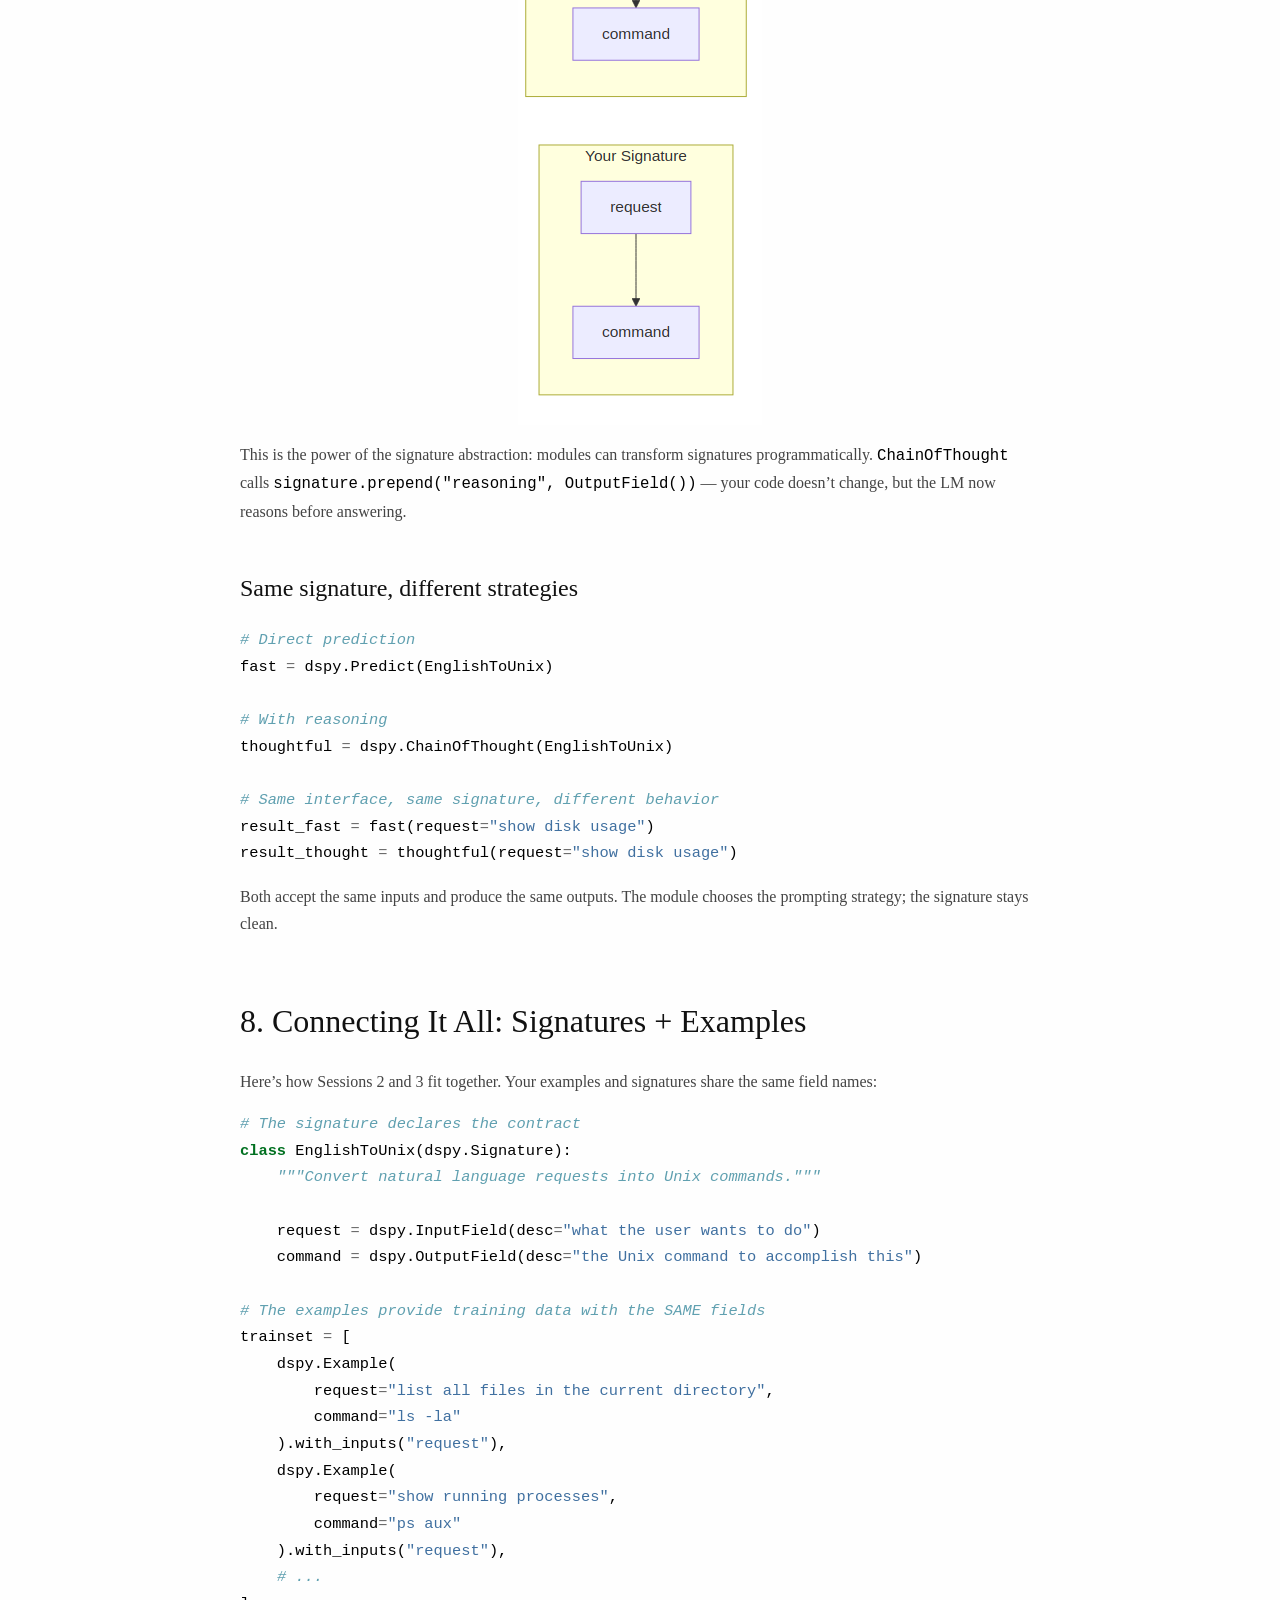
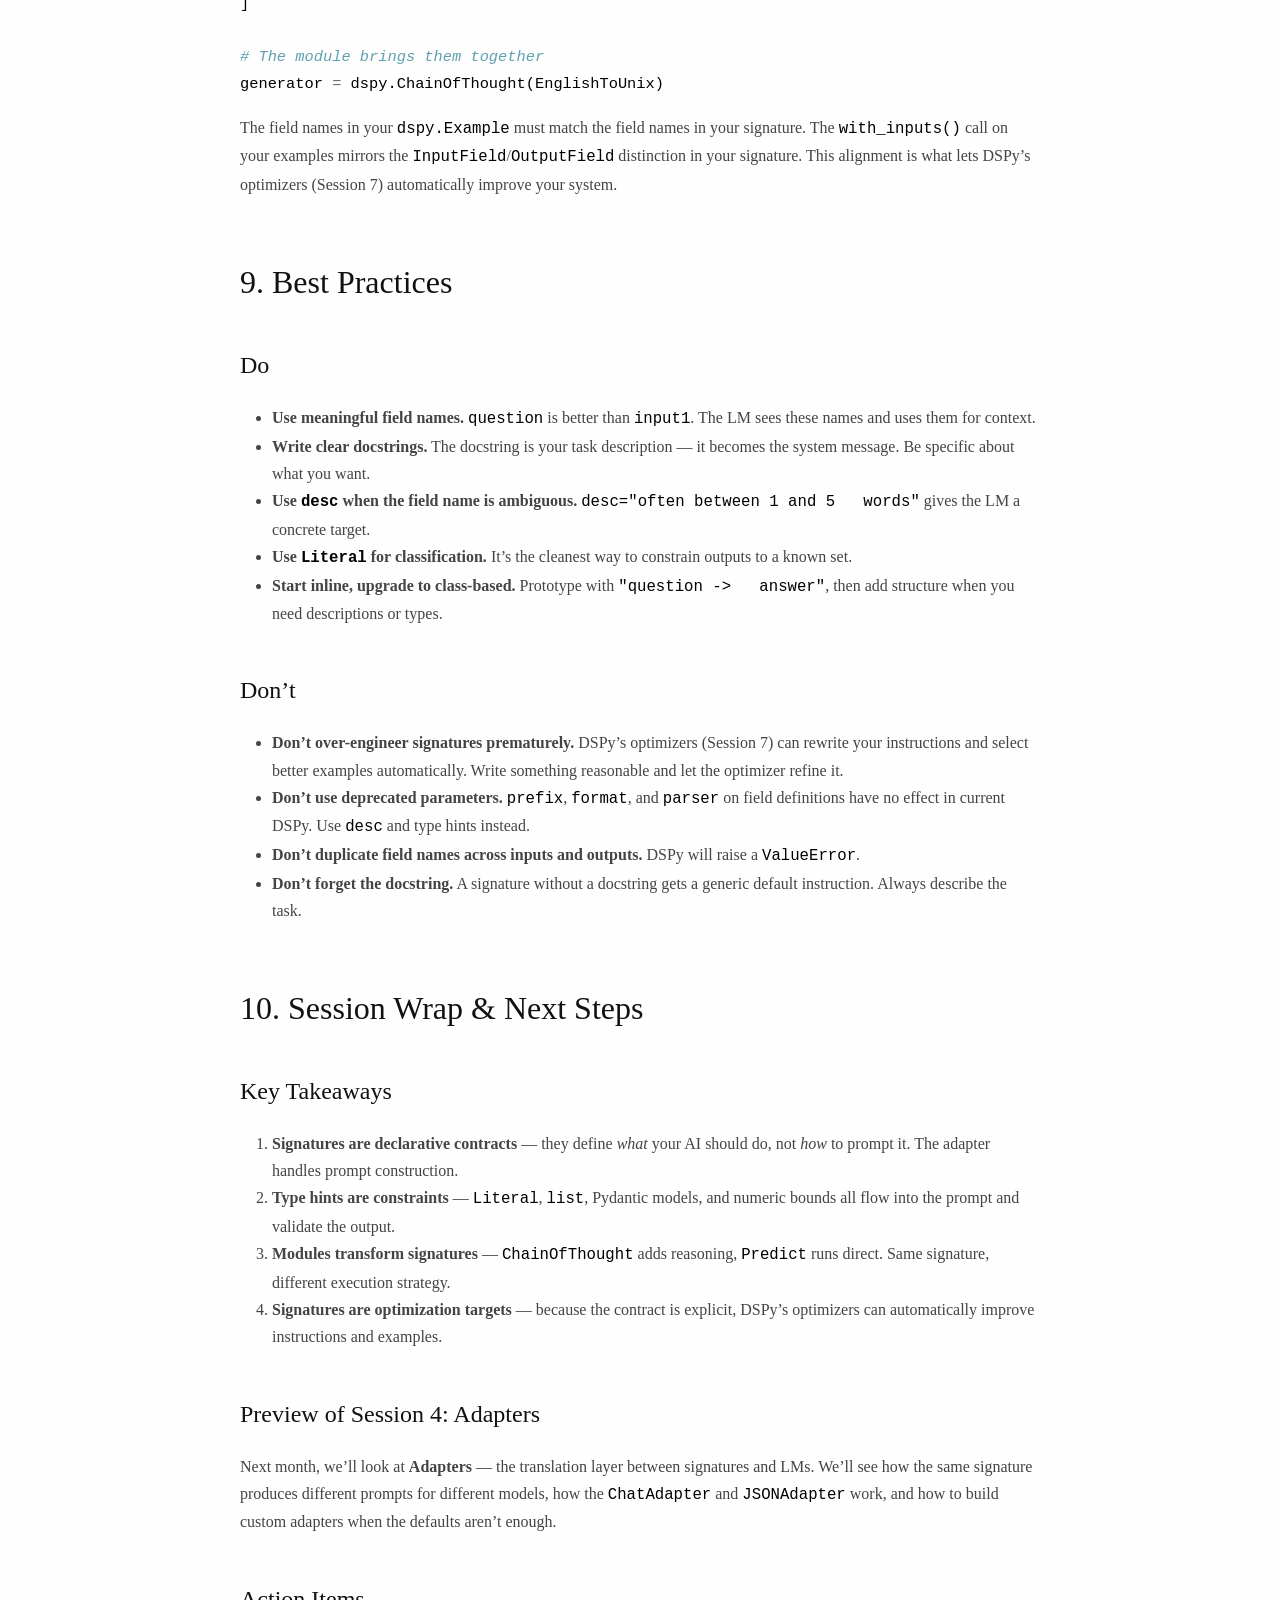
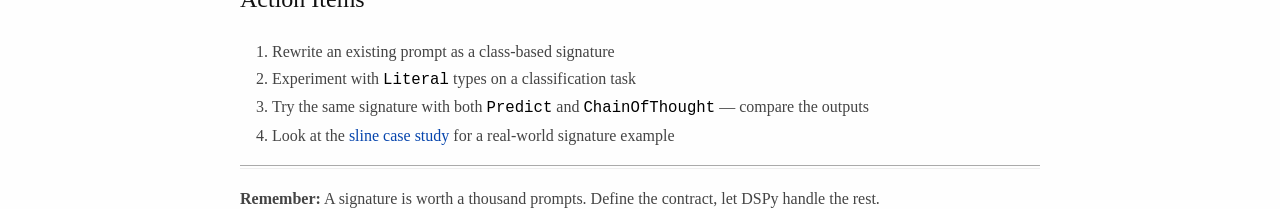
<file: docs/session-3/presentation.html>
<!DOCTYPE html>
<html xmlns="http://www.w3.org/1999/xhtml" lang xml:lang>
<head>
  <meta charset="utf-8" />
  <meta name="generator" content="pandoc" />
  <meta name="viewport" content="width=device-width, initial-scale=1.0, user-scalable=yes" />
  <title>presentation</title>
  <style>
code{white-space: pre-wrap;}
span.smallcaps{font-variant: small-caps;}
div.columns{display: flex; gap: min(4vw, 1.5em);}
div.column{flex: auto; overflow-x: auto;}
div.hanging-indent{margin-left: 1.5em; text-indent: -1.5em;}

ul.task-list[class]{list-style: none;}
ul.task-list li input[type="checkbox"] {
font-size: inherit;
width: 0.8em;
margin: 0 0.8em 0.2em -1.6em;
vertical-align: middle;
}
.display.math{display: block; text-align: center; margin: 0.5rem auto;}

pre > code.sourceCode { white-space: pre; position: relative; }
pre > code.sourceCode > span { line-height: 1.25; }
pre > code.sourceCode > span:empty { height: 1.2em; }
.sourceCode { overflow: visible; }
code.sourceCode > span { color: inherit; text-decoration: inherit; }
div.sourceCode { margin: 1em 0; }
pre.sourceCode { margin: 0; }
@media screen {
div.sourceCode { overflow: auto; }
}
@media print {
pre > code.sourceCode { white-space: pre-wrap; }
pre > code.sourceCode > span { text-indent: -5em; padding-left: 5em; }
}
pre.numberSource code
{ counter-reset: source-line 0; }
pre.numberSource code > span
{ position: relative; left: -4em; counter-increment: source-line; }
pre.numberSource code > span > a:first-child::before
{ content: counter(source-line);
position: relative; left: -1em; text-align: right; vertical-align: baseline;
border: none; display: inline-block;
-webkit-touch-callout: none; -webkit-user-select: none;
-khtml-user-select: none; -moz-user-select: none;
-ms-user-select: none; user-select: none;
padding: 0 4px; width: 4em;
color: #aaaaaa;
}
pre.numberSource { margin-left: 3em; border-left: 1px solid #aaaaaa; padding-left: 4px; }
div.sourceCode
{ }
@media screen {
pre > code.sourceCode > span > a:first-child::before { text-decoration: underline; }
}
code span.al { color: #ff0000; font-weight: bold; } 
code span.an { color: #60a0b0; font-weight: bold; font-style: italic; } 
code span.at { color: #7d9029; } 
code span.bn { color: #40a070; } 
code span.bu { color: #008000; } 
code span.cf { color: #007020; font-weight: bold; } 
code span.ch { color: #4070a0; } 
code span.cn { color: #880000; } 
code span.co { color: #60a0b0; font-style: italic; } 
code span.cv { color: #60a0b0; font-weight: bold; font-style: italic; } 
code span.do { color: #ba2121; font-style: italic; } 
code span.dt { color: #902000; } 
code span.dv { color: #40a070; } 
code span.er { color: #ff0000; font-weight: bold; } 
code span.ex { } 
code span.fl { color: #40a070; } 
code span.fu { color: #06287e; } 
code span.im { color: #008000; font-weight: bold; } 
code span.in { color: #60a0b0; font-weight: bold; font-style: italic; } 
code span.kw { color: #007020; font-weight: bold; } 
code span.op { color: #666666; } 
code span.ot { color: #007020; } 
code span.pp { color: #bc7a00; } 
code span.sc { color: #4070a0; } 
code span.ss { color: #bb6688; } 
code span.st { color: #4070a0; } 
code span.va { color: #19177c; } 
code span.vs { color: #4070a0; } 
code span.wa { color: #60a0b0; font-weight: bold; font-style: italic; } 
</style>
  <style type="text/css">
html {
font-size: 100%;
overflow-y: scroll;
-webkit-text-size-adjust: 100%;
-ms-text-size-adjust: 100%;
}
body {
color: #444;
font-family: Georgia, Palatino, 'Palatino Linotype', Times, 'Times New Roman', serif;
font-size: 12px;
line-height: 1.7;
padding: 1em;
margin: auto;
max-width: 50em; 
background: #fefefe;
}
a {
color: #0645ad;
text-decoration: none;
}
a:visited {
color: #0b0080;
}
a:hover {
color: #06e;
}
a:active {
color: #faa700;
}
a:focus {
outline: thin dotted;
}
*::-moz-selection {
background: rgba(255, 255, 0, 0.3);
color: #000;
}
*::selection {
background: rgba(255, 255, 0, 0.3);
color: #000;
}
a::-moz-selection {
background: rgba(255, 255, 0, 0.3);
color: #0645ad;
}
a::selection {
background: rgba(255, 255, 0, 0.3);
color: #0645ad;
}
p {
margin: 1em 0;
}
img {
max-width: 100%;
}
h1, h2, h3, h4, h5, h6 {
color: #111;
line-height: 125%;
margin-top: 2em;
font-weight: normal;
}
h4, h5, h6 {
font-weight: bold;
}
h1 {
font-size: 2.5em;
}
h2 {
font-size: 2em;
}
h3 {
font-size: 1.5em;
}
h4 {
font-size: 1.2em;
}
h5 {
font-size: 1em;
}
h6 {
font-size: 0.9em;
}
blockquote {
color: #666666;
margin: 0;
padding-left: 3em;
border-left: 0.5em #EEE solid;
}



figure:has(img),
figure:has(svg) {

margin-bottom: 1em; 
box-sizing: border-box; 
}

hr {
display: block;
height: 2px;
border: 0;
border-top: 1px solid #aaa;
border-bottom: 1px solid #eee;
margin: 1em 0;
padding: 0;
clear: both; 
}
pre, code, kbd, samp {
color: #000;
font-family: monospace, monospace;
_font-family: 'courier new', monospace;
font-size: 0.98em;
}
pre {
white-space: pre;
white-space: pre-wrap;
word-wrap: break-word;
}
b, strong {
font-weight: bold;
}
dfn {
font-style: italic;
}
ins {
background: #ff9;
color: #000;
text-decoration: none;
}
mark {
background: #ff0;
color: #000;
font-style: italic;
font-weight: bold;
}
sub, sup {
font-size: 75%;
line-height: 0;
position: relative;
vertical-align: baseline;
}
sup {
top: -0.5em;
}
sub {
bottom: -0.25em;
}
ul, ol {
margin: 1em 0;
padding: 0 0 0 2em;
}
li p:last-child {
margin-bottom: 0;
}
ul ul, ol ol {
margin: .3em 0;
}
dl {
margin-bottom: 1em;
}
dt {
font-weight: bold;
margin-bottom: .8em;
}
dd {
margin: 0 0 .8em 2em;
}
dd:last-child {
margin-bottom: 0;
}
img {
border: 0;
-ms-interpolation-mode: bicubic;
vertical-align: middle;
}
figure {
display: block;
text-align: center;
margin: 1em 0;
}
figure img {
border: none;
margin: 0 auto;
}
figure svg {
display: block; 
margin-left: auto;
margin-right: auto;
max-width: 100%; 
}
figcaption {
font-size: 0.8em;
font-style: italic;
margin: 0 0 .8em;
}
table {
margin-bottom: 2em;
border-bottom: 1px solid #ddd;
border-right: 1px solid #ddd;
border-spacing: 0;
border-collapse: collapse;
}
table th {
padding: .2em 1em;
background-color: #eee;
border-top: 1px solid #ddd;
border-left: 1px solid #ddd;
}
table td {
padding: .2em 1em;
border-top: 1px solid #ddd;
border-left: 1px solid #ddd;
vertical-align: top;
}
.author {
font-size: 1.2em;
text-align: center;
}
@media only screen and (min-width: 480px) {
body {
font-size: 14px;
}
}
@media only screen and (min-width: 768px) {
body {
font-size: 16px;
}
}
@media print {
* {
background: transparent !important;
color: black !important;
filter: none !important;
-ms-filter: none !important;
}
body {
font-size: 12pt;
max-width: 100%;
}
a, a:visited {
text-decoration: underline;
}
hr {
height: 1px;
border: 0;
border-bottom: 1px solid black;
}
a[href]:after {
content: " (" attr(href) ")";
}
abbr[title]:after {
content: " (" attr(title) ")";
}
.ir a:after, a[href^="javascript:"]:after, a[href^="#"]:after {
content: "";
}
pre, blockquote {
border: 1px solid #999;
padding-right: 1em;
page-break-inside: avoid;
}
tr, img {
page-break-inside: avoid;
}
img {
max-width: 100% !important;
}
@page :left {
margin: 15mm 20mm 15mm 10mm;
}
@page :right {
margin: 15mm 10mm 15mm 20mm;
}
p, h2, h3 {
orphans: 3;
widows: 3;
}
h2, h3 {
page-break-after: avoid;
}
}

.notes {
display: none !important;
}
</style>
</head>
<body>
<h1 id="session-3-signatures---declaring-what-you-want">Session 3:
Signatures - Declaring What You Want</h1>
<p><em>DSPy Mastery Series - Month 3</em></p>
<h2 id="opening-from-examples-to-contracts">1. Opening: From Examples to
Contracts</h2>
<p>Welcome back! Last month, we built training datasets with
<code>dspy.Example</code>. We learned that the fields you define in your
examples determine the capabilities of your AI system. But there’s a
missing piece: <strong>how does DSPy know which fields are inputs and
which are outputs?</strong></p>
<p>That’s what signatures do. A signature is a <strong>declarative
contract</strong> that tells DSPy the shape of your task — what goes in,
what comes out, and what the task is about. If examples are your
training data, signatures are your type system.</p>
<figure>
<img src="[data-uri]" />
</figure>
<p><strong>Session Goals:</strong></p>
<ul>
<li>Understand what signatures are and why they replace prompt
engineering</li>
<li>Write both inline and class-based signatures</li>
<li>Use type hints and field descriptors to constrain outputs</li>
<li>See how signatures compile into actual prompts</li>
<li>Connect signatures to modules like <code>Predict</code> and
<code>ChainOfThought</code></li>
</ul>
<h2 id="every-prompt-is-a-hidden-signature">2. Every Prompt Is a Hidden
Signature</h2>
<p>Before DSPy, we wrote prompts like this:</p>
<div class="sourceCode" id="cb1"><pre class="sourceCode python"><code class="sourceCode python"><span id="cb1-1"><a href="#cb1-1" aria-hidden="true" tabindex="-1"></a>prompt <span class="op">=</span> <span class="ss">f&quot;&quot;&quot;You are a shell command assistant.</span></span>
<span id="cb1-2"><a href="#cb1-2" aria-hidden="true" tabindex="-1"></a><span class="ss">Given a natural language request, return a Unix command.</span></span>
<span id="cb1-3"><a href="#cb1-3" aria-hidden="true" tabindex="-1"></a></span>
<span id="cb1-4"><a href="#cb1-4" aria-hidden="true" tabindex="-1"></a><span class="ss">Shell: </span><span class="sc">{</span>shell<span class="sc">}</span></span>
<span id="cb1-5"><a href="#cb1-5" aria-hidden="true" tabindex="-1"></a><span class="ss">OS: </span><span class="sc">{</span>os_name<span class="sc">}</span></span>
<span id="cb1-6"><a href="#cb1-6" aria-hidden="true" tabindex="-1"></a><span class="ss">Working directory: </span><span class="sc">{</span>cwd<span class="sc">}</span></span>
<span id="cb1-7"><a href="#cb1-7" aria-hidden="true" tabindex="-1"></a></span>
<span id="cb1-8"><a href="#cb1-8" aria-hidden="true" tabindex="-1"></a><span class="ss">Request: </span><span class="sc">{</span>request<span class="sc">}</span></span>
<span id="cb1-9"><a href="#cb1-9" aria-hidden="true" tabindex="-1"></a></span>
<span id="cb1-10"><a href="#cb1-10" aria-hidden="true" tabindex="-1"></a><span class="ss">Command:&quot;&quot;&quot;</span></span></code></pre></div>
<p>Look closely. This prompt has <strong>four inputs</strong>
(<code>shell</code>, <code>os_name</code>, <code>cwd</code>,
<code>request</code>) and <strong>one output</strong>
(<code>command</code>). The contract is there — it’s just buried in a
string.</p>
<p><strong>What goes wrong with implicit contracts:</strong></p>
<table>
<thead>
<tr class="header">
<th>Problem</th>
<th>Consequence</th>
</tr>
</thead>
<tbody>
<tr class="odd">
<td>No validation</td>
<td>Pass the wrong fields and get garbage out silently</td>
</tr>
<tr class="even">
<td>No optimization target</td>
<td>DSPy can’t improve what it can’t see</td>
</tr>
<tr class="odd">
<td>Fragile formatting</td>
<td>One missing newline and the prompt breaks</td>
</tr>
<tr class="even">
<td>Not reusable</td>
<td>Copy-paste the string every time you need it</td>
</tr>
<tr class="odd">
<td>Model-specific</td>
<td>Rewrite for every LLM provider</td>
</tr>
</tbody>
</table>
<p>Signatures make the implicit explicit.</p>
<h2 id="inline-signatures-the-simplest-form">3. Inline Signatures: The
Simplest Form</h2>
<p>The fastest way to declare a signature is with a string:</p>
<div class="sourceCode" id="cb2"><pre class="sourceCode python"><code class="sourceCode python"><span id="cb2-1"><a href="#cb2-1" aria-hidden="true" tabindex="-1"></a><span class="im">import</span> dspy</span>
<span id="cb2-2"><a href="#cb2-2" aria-hidden="true" tabindex="-1"></a></span>
<span id="cb2-3"><a href="#cb2-3" aria-hidden="true" tabindex="-1"></a><span class="co"># One input, one output</span></span>
<span id="cb2-4"><a href="#cb2-4" aria-hidden="true" tabindex="-1"></a>predictor <span class="op">=</span> dspy.Predict(<span class="st">&quot;question -&gt; answer&quot;</span>)</span>
<span id="cb2-5"><a href="#cb2-5" aria-hidden="true" tabindex="-1"></a>result <span class="op">=</span> predictor(question<span class="op">=</span><span class="st">&quot;What is the capital of France?&quot;</span>)</span>
<span id="cb2-6"><a href="#cb2-6" aria-hidden="true" tabindex="-1"></a><span class="bu">print</span>(result.answer)  <span class="co"># &quot;Paris&quot;</span></span></code></pre></div>
<p>The arrow <code>-&gt;</code> separates inputs (left) from outputs
(right). Field names are meaningful — DSPy uses them to guide the
LM.</p>
<h3 id="multiple-fields">Multiple Fields</h3>
<div class="sourceCode" id="cb3"><pre class="sourceCode python"><code class="sourceCode python"><span id="cb3-1"><a href="#cb3-1" aria-hidden="true" tabindex="-1"></a><span class="co"># Multiple inputs</span></span>
<span id="cb3-2"><a href="#cb3-2" aria-hidden="true" tabindex="-1"></a>predictor <span class="op">=</span> dspy.Predict(<span class="st">&quot;context, question -&gt; answer&quot;</span>)</span>
<span id="cb3-3"><a href="#cb3-3" aria-hidden="true" tabindex="-1"></a></span>
<span id="cb3-4"><a href="#cb3-4" aria-hidden="true" tabindex="-1"></a><span class="co"># Multiple outputs</span></span>
<span id="cb3-5"><a href="#cb3-5" aria-hidden="true" tabindex="-1"></a>predictor <span class="op">=</span> dspy.Predict(<span class="st">&quot;question -&gt; reasoning, answer&quot;</span>)</span>
<span id="cb3-6"><a href="#cb3-6" aria-hidden="true" tabindex="-1"></a></span>
<span id="cb3-7"><a href="#cb3-7" aria-hidden="true" tabindex="-1"></a><span class="co"># With type annotations</span></span>
<span id="cb3-8"><a href="#cb3-8" aria-hidden="true" tabindex="-1"></a>predictor <span class="op">=</span> dspy.Predict(<span class="st">&quot;question: str -&gt; answer: str, confidence: float&quot;</span>)</span></code></pre></div>
<h3 id="when-to-use-inline-signatures">When to Use Inline
Signatures</h3>
<p>Inline signatures are great for:</p>
<ul>
<li>Quick prototyping and REPL exploration</li>
<li>Simple one-input, one-output tasks</li>
<li>When you don’t need field descriptions or complex types</li>
</ul>
<p>They’re the <code>lambda</code> of signatures — concise but
limited.</p>
<h2 id="class-based-signatures-the-full-power">4. Class-Based
Signatures: The Full Power</h2>
<p>When you need more control, define a signature as a class:</p>
<div class="sourceCode" id="cb4"><pre class="sourceCode python"><code class="sourceCode python"><span id="cb4-1"><a href="#cb4-1" aria-hidden="true" tabindex="-1"></a><span class="kw">class</span> EnglishToUnix(dspy.Signature):</span>
<span id="cb4-2"><a href="#cb4-2" aria-hidden="true" tabindex="-1"></a>    <span class="co">&quot;&quot;&quot;Convert natural language requests into Unix commands.&quot;&quot;&quot;</span></span>
<span id="cb4-3"><a href="#cb4-3" aria-hidden="true" tabindex="-1"></a></span>
<span id="cb4-4"><a href="#cb4-4" aria-hidden="true" tabindex="-1"></a>    request <span class="op">=</span> dspy.InputField(desc<span class="op">=</span><span class="st">&quot;what the user wants to do&quot;</span>)</span>
<span id="cb4-5"><a href="#cb4-5" aria-hidden="true" tabindex="-1"></a>    command <span class="op">=</span> dspy.OutputField(desc<span class="op">=</span><span class="st">&quot;the Unix command to accomplish this&quot;</span>)</span></code></pre></div>
<p>Three things to notice:</p>
<ol type="1">
<li><strong>The docstring</strong> becomes the task instructions — it
tells the LM <em>what this task is about</em></li>
<li><strong><code>InputField()</code></strong> marks fields the caller
provides</li>
<li><strong><code>OutputField()</code></strong> marks fields the LM
should produce</li>
</ol>
<p>The <code>desc</code> parameter gives the LM hints about what each
field means. This is your primary tool for guiding output quality.</p>
<h3 id="building-up-from-simple-to-realistic">Building Up: From Simple
to Realistic</h3>
<p>Let’s trace the progression from inline to production-ready. Start
with the simplest version:</p>
<div class="sourceCode" id="cb5"><pre class="sourceCode python"><code class="sourceCode python"><span id="cb5-1"><a href="#cb5-1" aria-hidden="true" tabindex="-1"></a><span class="co"># Inline: quick and dirty</span></span>
<span id="cb5-2"><a href="#cb5-2" aria-hidden="true" tabindex="-1"></a>predictor <span class="op">=</span> dspy.Predict(<span class="st">&quot;request -&gt; command&quot;</span>)</span></code></pre></div>
<p>Add structure with a class:</p>
<div class="sourceCode" id="cb6"><pre class="sourceCode python"><code class="sourceCode python"><span id="cb6-1"><a href="#cb6-1" aria-hidden="true" tabindex="-1"></a><span class="co"># Class-based: clear contract</span></span>
<span id="cb6-2"><a href="#cb6-2" aria-hidden="true" tabindex="-1"></a><span class="kw">class</span> EnglishToUnix(dspy.Signature):</span>
<span id="cb6-3"><a href="#cb6-3" aria-hidden="true" tabindex="-1"></a>    <span class="co">&quot;&quot;&quot;Convert natural language requests into Unix commands.&quot;&quot;&quot;</span></span>
<span id="cb6-4"><a href="#cb6-4" aria-hidden="true" tabindex="-1"></a></span>
<span id="cb6-5"><a href="#cb6-5" aria-hidden="true" tabindex="-1"></a>    request <span class="op">=</span> dspy.InputField(desc<span class="op">=</span><span class="st">&quot;what the user wants to do&quot;</span>)</span>
<span id="cb6-6"><a href="#cb6-6" aria-hidden="true" tabindex="-1"></a>    command <span class="op">=</span> dspy.OutputField(desc<span class="op">=</span><span class="st">&quot;the Unix command to accomplish this&quot;</span>)</span></code></pre></div>
<p>Now look at a real-world signature from the <strong>sline</strong>
case study — a shell command assistant that needs environmental
context:</p>
<div class="sourceCode" id="cb7"><pre class="sourceCode python"><code class="sourceCode python"><span id="cb7-1"><a href="#cb7-1" aria-hidden="true" tabindex="-1"></a><span class="kw">class</span> ShellAssistant(dspy.Signature):</span>
<span id="cb7-2"><a href="#cb7-2" aria-hidden="true" tabindex="-1"></a>    <span class="co">&quot;&quot;&quot;You are a shell command assistant. Given a natural language description</span></span>
<span id="cb7-3"><a href="#cb7-3" aria-hidden="true" tabindex="-1"></a><span class="co">    or partial command, return ONLY a valid shell command. No explanation, no</span></span>
<span id="cb7-4"><a href="#cb7-4" aria-hidden="true" tabindex="-1"></a><span class="co">    markdown, no code fences - just the raw command.</span></span>
<span id="cb7-5"><a href="#cb7-5" aria-hidden="true" tabindex="-1"></a></span>
<span id="cb7-6"><a href="#cb7-6" aria-hidden="true" tabindex="-1"></a><span class="co">    Context:</span></span>
<span id="cb7-7"><a href="#cb7-7" aria-hidden="true" tabindex="-1"></a><span class="co">    - Shell: {shell}</span></span>
<span id="cb7-8"><a href="#cb7-8" aria-hidden="true" tabindex="-1"></a><span class="co">    - OS: {os_name}</span></span>
<span id="cb7-9"><a href="#cb7-9" aria-hidden="true" tabindex="-1"></a><span class="co">    - Working directory: {cwd}</span></span>
<span id="cb7-10"><a href="#cb7-10" aria-hidden="true" tabindex="-1"></a></span>
<span id="cb7-11"><a href="#cb7-11" aria-hidden="true" tabindex="-1"></a><span class="co">    Rules:</span></span>
<span id="cb7-12"><a href="#cb7-12" aria-hidden="true" tabindex="-1"></a><span class="co">    1. Output exactly one command (may use pipes, &amp;&amp;, etc.)</span></span>
<span id="cb7-13"><a href="#cb7-13" aria-hidden="true" tabindex="-1"></a><span class="co">    2. Use syntax appropriate for the specified shell</span></span>
<span id="cb7-14"><a href="#cb7-14" aria-hidden="true" tabindex="-1"></a><span class="co">    3. Prefer common utilities available on the OS</span></span>
<span id="cb7-15"><a href="#cb7-15" aria-hidden="true" tabindex="-1"></a><span class="co">    4. If the input is already a valid command with a typo, fix it</span></span>
<span id="cb7-16"><a href="#cb7-16" aria-hidden="true" tabindex="-1"></a><span class="co">    5. If unclear, make a reasonable assumption&quot;&quot;&quot;</span></span>
<span id="cb7-17"><a href="#cb7-17" aria-hidden="true" tabindex="-1"></a></span>
<span id="cb7-18"><a href="#cb7-18" aria-hidden="true" tabindex="-1"></a>    shell: <span class="bu">str</span> <span class="op">=</span> dspy.InputField()</span>
<span id="cb7-19"><a href="#cb7-19" aria-hidden="true" tabindex="-1"></a>    os_name: <span class="bu">str</span> <span class="op">=</span> dspy.InputField()</span>
<span id="cb7-20"><a href="#cb7-20" aria-hidden="true" tabindex="-1"></a>    cwd: <span class="bu">str</span> <span class="op">=</span> dspy.InputField()</span>
<span id="cb7-21"><a href="#cb7-21" aria-hidden="true" tabindex="-1"></a>    request: <span class="bu">str</span> <span class="op">=</span> dspy.InputField()</span>
<span id="cb7-22"><a href="#cb7-22" aria-hidden="true" tabindex="-1"></a></span>
<span id="cb7-23"><a href="#cb7-23" aria-hidden="true" tabindex="-1"></a>    command: <span class="bu">str</span> <span class="op">=</span> dspy.OutputField()</span></code></pre></div>
<p>Same concept — inputs on the left, outputs on the right — but now the
contract carries real requirements: context fields, behavioral rules,
and output format constraints, all in the docstring.</p>
<h2 id="type-hints-constraining-what-comes-back">5. Type Hints:
Constraining What Comes Back</h2>
<p>Signatures support Python type annotations. The types aren’t just
documentation — DSPy uses them to validate outputs and guide the LM.</p>
<h3 id="basic-types">Basic Types</h3>
<div class="sourceCode" id="cb8"><pre class="sourceCode python"><code class="sourceCode python"><span id="cb8-1"><a href="#cb8-1" aria-hidden="true" tabindex="-1"></a><span class="kw">class</span> MovieReview(dspy.Signature):</span>
<span id="cb8-2"><a href="#cb8-2" aria-hidden="true" tabindex="-1"></a>    <span class="co">&quot;&quot;&quot;Analyze a movie review.&quot;&quot;&quot;</span></span>
<span id="cb8-3"><a href="#cb8-3" aria-hidden="true" tabindex="-1"></a></span>
<span id="cb8-4"><a href="#cb8-4" aria-hidden="true" tabindex="-1"></a>    review: <span class="bu">str</span> <span class="op">=</span> dspy.InputField()</span>
<span id="cb8-5"><a href="#cb8-5" aria-hidden="true" tabindex="-1"></a>    rating: <span class="bu">float</span> <span class="op">=</span> dspy.OutputField(desc<span class="op">=</span><span class="st">&quot;rating from 0.0 to 5.0&quot;</span>)</span>
<span id="cb8-6"><a href="#cb8-6" aria-hidden="true" tabindex="-1"></a>    recommend: <span class="bu">bool</span> <span class="op">=</span> dspy.OutputField(desc<span class="op">=</span><span class="st">&quot;whether to recommend this movie&quot;</span>)</span></code></pre></div>
<h3 id="literal-types-constrained-classification">Literal Types:
Constrained Classification</h3>
<p>This is one of the most useful patterns. <code>Literal</code>
restricts the output to an enumerated set of values:</p>
<div class="sourceCode" id="cb9"><pre class="sourceCode python"><code class="sourceCode python"><span id="cb9-1"><a href="#cb9-1" aria-hidden="true" tabindex="-1"></a><span class="im">from</span> typing <span class="im">import</span> Literal</span>
<span id="cb9-2"><a href="#cb9-2" aria-hidden="true" tabindex="-1"></a></span>
<span id="cb9-3"><a href="#cb9-3" aria-hidden="true" tabindex="-1"></a><span class="kw">class</span> SentimentClassifier(dspy.Signature):</span>
<span id="cb9-4"><a href="#cb9-4" aria-hidden="true" tabindex="-1"></a>    <span class="co">&quot;&quot;&quot;Classify the sentiment of a text.&quot;&quot;&quot;</span></span>
<span id="cb9-5"><a href="#cb9-5" aria-hidden="true" tabindex="-1"></a></span>
<span id="cb9-6"><a href="#cb9-6" aria-hidden="true" tabindex="-1"></a>    text: <span class="bu">str</span> <span class="op">=</span> dspy.InputField()</span>
<span id="cb9-7"><a href="#cb9-7" aria-hidden="true" tabindex="-1"></a>    sentiment: Literal[<span class="st">&quot;positive&quot;</span>, <span class="st">&quot;negative&quot;</span>, <span class="st">&quot;neutral&quot;</span>] <span class="op">=</span> dspy.OutputField()</span></code></pre></div>
<p>The LM can only produce one of the three listed values. No more
parsing free-text outputs and hoping they match your categories.</p>
<h3 id="lists-and-structured-types">Lists and Structured Types</h3>
<div class="sourceCode" id="cb10"><pre class="sourceCode python"><code class="sourceCode python"><span id="cb10-1"><a href="#cb10-1" aria-hidden="true" tabindex="-1"></a><span class="im">from</span> typing <span class="im">import</span> Optional</span>
<span id="cb10-2"><a href="#cb10-2" aria-hidden="true" tabindex="-1"></a></span>
<span id="cb10-3"><a href="#cb10-3" aria-hidden="true" tabindex="-1"></a><span class="kw">class</span> EntityExtractor(dspy.Signature):</span>
<span id="cb10-4"><a href="#cb10-4" aria-hidden="true" tabindex="-1"></a>    <span class="co">&quot;&quot;&quot;Extract named entities from text.&quot;&quot;&quot;</span></span>
<span id="cb10-5"><a href="#cb10-5" aria-hidden="true" tabindex="-1"></a></span>
<span id="cb10-6"><a href="#cb10-6" aria-hidden="true" tabindex="-1"></a>    text: <span class="bu">str</span> <span class="op">=</span> dspy.InputField()</span>
<span id="cb10-7"><a href="#cb10-7" aria-hidden="true" tabindex="-1"></a>    entities: <span class="bu">list</span>[<span class="bu">str</span>] <span class="op">=</span> dspy.OutputField(desc<span class="op">=</span><span class="st">&quot;named entities found in the text&quot;</span>)</span>
<span id="cb10-8"><a href="#cb10-8" aria-hidden="true" tabindex="-1"></a>    summary: Optional[<span class="bu">str</span>] <span class="op">=</span> dspy.OutputField(desc<span class="op">=</span><span class="st">&quot;brief summary if text is long&quot;</span>)</span></code></pre></div>
<h3 id="pydantic-models-full-structured-output">Pydantic Models: Full
Structured Output</h3>
<p>For complex structured data, use Pydantic models as output types:</p>
<div class="sourceCode" id="cb11"><pre class="sourceCode python"><code class="sourceCode python"><span id="cb11-1"><a href="#cb11-1" aria-hidden="true" tabindex="-1"></a><span class="im">from</span> pydantic <span class="im">import</span> BaseModel</span>
<span id="cb11-2"><a href="#cb11-2" aria-hidden="true" tabindex="-1"></a></span>
<span id="cb11-3"><a href="#cb11-3" aria-hidden="true" tabindex="-1"></a><span class="kw">class</span> Entity(BaseModel):</span>
<span id="cb11-4"><a href="#cb11-4" aria-hidden="true" tabindex="-1"></a>    name: <span class="bu">str</span></span>
<span id="cb11-5"><a href="#cb11-5" aria-hidden="true" tabindex="-1"></a>    <span class="bu">type</span>: <span class="bu">str</span></span>
<span id="cb11-6"><a href="#cb11-6" aria-hidden="true" tabindex="-1"></a>    confidence: <span class="bu">float</span></span>
<span id="cb11-7"><a href="#cb11-7" aria-hidden="true" tabindex="-1"></a></span>
<span id="cb11-8"><a href="#cb11-8" aria-hidden="true" tabindex="-1"></a><span class="kw">class</span> EntityExtractor(dspy.Signature):</span>
<span id="cb11-9"><a href="#cb11-9" aria-hidden="true" tabindex="-1"></a>    <span class="co">&quot;&quot;&quot;Extract structured entities from text.&quot;&quot;&quot;</span></span>
<span id="cb11-10"><a href="#cb11-10" aria-hidden="true" tabindex="-1"></a></span>
<span id="cb11-11"><a href="#cb11-11" aria-hidden="true" tabindex="-1"></a>    text: <span class="bu">str</span> <span class="op">=</span> dspy.InputField()</span>
<span id="cb11-12"><a href="#cb11-12" aria-hidden="true" tabindex="-1"></a>    entities: <span class="bu">list</span>[Entity] <span class="op">=</span> dspy.OutputField()</span></code></pre></div>
<p>DSPy will instruct the LM to produce valid JSON matching the schema,
then parse and validate it automatically.</p>
<h3 id="field-constraints">Field Constraints</h3>
<p><code>InputField</code> and <code>OutputField</code> also accept
Pydantic-style constraints that get translated into human-readable text
in the prompt:</p>
<div class="sourceCode" id="cb12"><pre class="sourceCode python"><code class="sourceCode python"><span id="cb12-1"><a href="#cb12-1" aria-hidden="true" tabindex="-1"></a><span class="kw">class</span> BoundedScore(dspy.Signature):</span>
<span id="cb12-2"><a href="#cb12-2" aria-hidden="true" tabindex="-1"></a>    <span class="co">&quot;&quot;&quot;Score the quality of a response.&quot;&quot;&quot;</span></span>
<span id="cb12-3"><a href="#cb12-3" aria-hidden="true" tabindex="-1"></a></span>
<span id="cb12-4"><a href="#cb12-4" aria-hidden="true" tabindex="-1"></a>    response: <span class="bu">str</span> <span class="op">=</span> dspy.InputField()</span>
<span id="cb12-5"><a href="#cb12-5" aria-hidden="true" tabindex="-1"></a>    score: <span class="bu">int</span> <span class="op">=</span> dspy.OutputField(ge<span class="op">=</span><span class="dv">1</span>, le<span class="op">=</span><span class="dv">10</span>, desc<span class="op">=</span><span class="st">&quot;quality score&quot;</span>)</span>
<span id="cb12-6"><a href="#cb12-6" aria-hidden="true" tabindex="-1"></a>    justification: <span class="bu">str</span> <span class="op">=</span> dspy.OutputField(max_length<span class="op">=</span><span class="dv">200</span>)</span></code></pre></div>
<table>
<thead>
<tr class="header">
<th>Constraint</th>
<th>Meaning</th>
<th>Prompt Text</th>
</tr>
</thead>
<tbody>
<tr class="odd">
<td><code>gt=5</code></td>
<td>Greater than 5</td>
<td>“greater than: 5”</td>
</tr>
<tr class="even">
<td><code>ge=1</code></td>
<td>Greater than or equal to 1</td>
<td>“greater than or equal to: 1”</td>
</tr>
<tr class="odd">
<td><code>lt=100</code></td>
<td>Less than 100</td>
<td>“less than: 100”</td>
</tr>
<tr class="even">
<td><code>le=10</code></td>
<td>Less than or equal to 10</td>
<td>“less than or equal to: 10”</td>
</tr>
<tr class="odd">
<td><code>min_length=1</code></td>
<td>At least 1 character</td>
<td>“min length: 1”</td>
</tr>
<tr class="even">
<td><code>max_length=200</code></td>
<td>At most 200 characters</td>
<td>“max length: 200”</td>
</tr>
</tbody>
</table>
<h2 id="under-the-hood-how-signatures-become-prompts">6. Under the Hood:
How Signatures Become Prompts</h2>
<p>This is where the abstraction pays off. When you call a module,
DSPy’s <strong>adapter</strong> compiles your signature into a prompt.
You never write this prompt yourself — but understanding the process
helps you write better signatures.</p>
<figure>
<img src="[data-uri]" />
</figure>
<h3 id="what-the-adapter-produces">What the adapter produces</h3>
<p>For a signature like:</p>
<div class="sourceCode" id="cb13"><pre class="sourceCode python"><code class="sourceCode python"><span id="cb13-1"><a href="#cb13-1" aria-hidden="true" tabindex="-1"></a><span class="kw">class</span> QA(dspy.Signature):</span>
<span id="cb13-2"><a href="#cb13-2" aria-hidden="true" tabindex="-1"></a>    <span class="co">&quot;&quot;&quot;Answer questions with short factoid answers.&quot;&quot;&quot;</span></span>
<span id="cb13-3"><a href="#cb13-3" aria-hidden="true" tabindex="-1"></a></span>
<span id="cb13-4"><a href="#cb13-4" aria-hidden="true" tabindex="-1"></a>    context: <span class="bu">list</span>[<span class="bu">str</span>] <span class="op">=</span> dspy.InputField(desc<span class="op">=</span><span class="st">&quot;relevant passages&quot;</span>)</span>
<span id="cb13-5"><a href="#cb13-5" aria-hidden="true" tabindex="-1"></a>    question: <span class="bu">str</span> <span class="op">=</span> dspy.InputField()</span>
<span id="cb13-6"><a href="#cb13-6" aria-hidden="true" tabindex="-1"></a>    answer: <span class="bu">str</span> <span class="op">=</span> dspy.OutputField(desc<span class="op">=</span><span class="st">&quot;often between 1 and 5 words&quot;</span>)</span></code></pre></div>
<p>The adapter generates a <strong>system message</strong> with three
sections:</p>
<p><strong>1. Task description</strong> (from the docstring):</p>
<pre><code>Answer questions with short factoid answers.</code></pre>
<p><strong>2. Field descriptions</strong> (from types and
<code>desc</code>):</p>
<pre><code>Your input fields are:
1. `context` (list[str]): relevant passages
2. `question` (str)

Your output fields are:
1. `answer` (str): often between 1 and 5 words</code></pre>
<p><strong>3. Field structure</strong> (the delimiter format):</p>
<pre><code>[[ ## context ## ]]
{list[str]}

[[ ## question ## ]]
{str}

[[ ## answer ## ]]
{str}

[[ ## completed ## ]]</code></pre>
<p>Then the <strong>user message</strong> fills in the actual values,
and the adapter parses the LM’s response back into typed fields.</p>
<p><strong>The key insight:</strong> Your docstring, field names, types,
and descriptions all flow into the prompt. Writing a good signature
<em>is</em> prompt engineering — just structured, composable, and
optimizable.</p>
<h2 id="signatures-meet-modules">7. Signatures Meet Modules</h2>
<p>A signature declares <em>what</em> you want. A
<strong>module</strong> decides <em>how</em> to get it. Different
modules implement the same signature using different strategies:</p>
<h3 id="predict-direct-execution">Predict: Direct execution</h3>
<div class="sourceCode" id="cb17"><pre class="sourceCode python"><code class="sourceCode python"><span id="cb17-1"><a href="#cb17-1" aria-hidden="true" tabindex="-1"></a>predictor <span class="op">=</span> dspy.Predict(EnglishToUnix)</span>
<span id="cb17-2"><a href="#cb17-2" aria-hidden="true" tabindex="-1"></a>result <span class="op">=</span> predictor(request<span class="op">=</span><span class="st">&quot;list all Python files&quot;</span>)</span>
<span id="cb17-3"><a href="#cb17-3" aria-hidden="true" tabindex="-1"></a><span class="bu">print</span>(result.command)  <span class="co"># &quot;find . -name &#39;*.py&#39;&quot;</span></span></code></pre></div>
<p><code>Predict</code> sends the signature to the LM as-is. Simple,
fast, no extras.</p>
<h3 id="chainofthought-think-first-then-answer">ChainOfThought: Think
first, then answer</h3>
<div class="sourceCode" id="cb18"><pre class="sourceCode python"><code class="sourceCode python"><span id="cb18-1"><a href="#cb18-1" aria-hidden="true" tabindex="-1"></a>thinker <span class="op">=</span> dspy.ChainOfThought(EnglishToUnix)</span>
<span id="cb18-2"><a href="#cb18-2" aria-hidden="true" tabindex="-1"></a>result <span class="op">=</span> thinker(request<span class="op">=</span><span class="st">&quot;find files larger than 100MB modified this week&quot;</span>)</span>
<span id="cb18-3"><a href="#cb18-3" aria-hidden="true" tabindex="-1"></a><span class="bu">print</span>(result.reasoning)  <span class="co"># &quot;I need to combine find&#39;s -size and -mtime flags...&quot;</span></span>
<span id="cb18-4"><a href="#cb18-4" aria-hidden="true" tabindex="-1"></a><span class="bu">print</span>(result.command)    <span class="co"># &quot;find . -size +100M -mtime -7&quot;</span></span></code></pre></div>
<p><code>ChainOfThought</code> works by <em>modifying your
signature</em> internally. It prepends a <code>reasoning</code> output
field before your declared outputs:</p>
<figure>
<img src="[data-uri]" />
</figure>
<p>This is the power of the signature abstraction: modules can transform
signatures programmatically. <code>ChainOfThought</code> calls
<code>signature.prepend(&quot;reasoning&quot;, OutputField())</code> — your code
doesn’t change, but the LM now reasons before answering.</p>
<h3 id="same-signature-different-strategies">Same signature, different
strategies</h3>
<div class="sourceCode" id="cb19"><pre class="sourceCode python"><code class="sourceCode python"><span id="cb19-1"><a href="#cb19-1" aria-hidden="true" tabindex="-1"></a><span class="co"># Direct prediction</span></span>
<span id="cb19-2"><a href="#cb19-2" aria-hidden="true" tabindex="-1"></a>fast <span class="op">=</span> dspy.Predict(EnglishToUnix)</span>
<span id="cb19-3"><a href="#cb19-3" aria-hidden="true" tabindex="-1"></a></span>
<span id="cb19-4"><a href="#cb19-4" aria-hidden="true" tabindex="-1"></a><span class="co"># With reasoning</span></span>
<span id="cb19-5"><a href="#cb19-5" aria-hidden="true" tabindex="-1"></a>thoughtful <span class="op">=</span> dspy.ChainOfThought(EnglishToUnix)</span>
<span id="cb19-6"><a href="#cb19-6" aria-hidden="true" tabindex="-1"></a></span>
<span id="cb19-7"><a href="#cb19-7" aria-hidden="true" tabindex="-1"></a><span class="co"># Same interface, same signature, different behavior</span></span>
<span id="cb19-8"><a href="#cb19-8" aria-hidden="true" tabindex="-1"></a>result_fast <span class="op">=</span> fast(request<span class="op">=</span><span class="st">&quot;show disk usage&quot;</span>)</span>
<span id="cb19-9"><a href="#cb19-9" aria-hidden="true" tabindex="-1"></a>result_thought <span class="op">=</span> thoughtful(request<span class="op">=</span><span class="st">&quot;show disk usage&quot;</span>)</span></code></pre></div>
<p>Both accept the same inputs and produce the same outputs. The module
chooses the prompting strategy; the signature stays clean.</p>
<h2 id="connecting-it-all-signatures-examples">8. Connecting It All:
Signatures + Examples</h2>
<p>Here’s how Sessions 2 and 3 fit together. Your examples and
signatures share the same field names:</p>
<div class="sourceCode" id="cb20"><pre class="sourceCode python"><code class="sourceCode python"><span id="cb20-1"><a href="#cb20-1" aria-hidden="true" tabindex="-1"></a><span class="co"># The signature declares the contract</span></span>
<span id="cb20-2"><a href="#cb20-2" aria-hidden="true" tabindex="-1"></a><span class="kw">class</span> EnglishToUnix(dspy.Signature):</span>
<span id="cb20-3"><a href="#cb20-3" aria-hidden="true" tabindex="-1"></a>    <span class="co">&quot;&quot;&quot;Convert natural language requests into Unix commands.&quot;&quot;&quot;</span></span>
<span id="cb20-4"><a href="#cb20-4" aria-hidden="true" tabindex="-1"></a></span>
<span id="cb20-5"><a href="#cb20-5" aria-hidden="true" tabindex="-1"></a>    request <span class="op">=</span> dspy.InputField(desc<span class="op">=</span><span class="st">&quot;what the user wants to do&quot;</span>)</span>
<span id="cb20-6"><a href="#cb20-6" aria-hidden="true" tabindex="-1"></a>    command <span class="op">=</span> dspy.OutputField(desc<span class="op">=</span><span class="st">&quot;the Unix command to accomplish this&quot;</span>)</span>
<span id="cb20-7"><a href="#cb20-7" aria-hidden="true" tabindex="-1"></a></span>
<span id="cb20-8"><a href="#cb20-8" aria-hidden="true" tabindex="-1"></a><span class="co"># The examples provide training data with the SAME fields</span></span>
<span id="cb20-9"><a href="#cb20-9" aria-hidden="true" tabindex="-1"></a>trainset <span class="op">=</span> [</span>
<span id="cb20-10"><a href="#cb20-10" aria-hidden="true" tabindex="-1"></a>    dspy.Example(</span>
<span id="cb20-11"><a href="#cb20-11" aria-hidden="true" tabindex="-1"></a>        request<span class="op">=</span><span class="st">&quot;list all files in the current directory&quot;</span>,</span>
<span id="cb20-12"><a href="#cb20-12" aria-hidden="true" tabindex="-1"></a>        command<span class="op">=</span><span class="st">&quot;ls -la&quot;</span></span>
<span id="cb20-13"><a href="#cb20-13" aria-hidden="true" tabindex="-1"></a>    ).with_inputs(<span class="st">&quot;request&quot;</span>),</span>
<span id="cb20-14"><a href="#cb20-14" aria-hidden="true" tabindex="-1"></a>    dspy.Example(</span>
<span id="cb20-15"><a href="#cb20-15" aria-hidden="true" tabindex="-1"></a>        request<span class="op">=</span><span class="st">&quot;show running processes&quot;</span>,</span>
<span id="cb20-16"><a href="#cb20-16" aria-hidden="true" tabindex="-1"></a>        command<span class="op">=</span><span class="st">&quot;ps aux&quot;</span></span>
<span id="cb20-17"><a href="#cb20-17" aria-hidden="true" tabindex="-1"></a>    ).with_inputs(<span class="st">&quot;request&quot;</span>),</span>
<span id="cb20-18"><a href="#cb20-18" aria-hidden="true" tabindex="-1"></a>    <span class="co"># ...</span></span>
<span id="cb20-19"><a href="#cb20-19" aria-hidden="true" tabindex="-1"></a>]</span>
<span id="cb20-20"><a href="#cb20-20" aria-hidden="true" tabindex="-1"></a></span>
<span id="cb20-21"><a href="#cb20-21" aria-hidden="true" tabindex="-1"></a><span class="co"># The module brings them together</span></span>
<span id="cb20-22"><a href="#cb20-22" aria-hidden="true" tabindex="-1"></a>generator <span class="op">=</span> dspy.ChainOfThought(EnglishToUnix)</span></code></pre></div>
<p>The field names in your <code>dspy.Example</code> must match the
field names in your signature. The <code>with_inputs()</code> call on
your examples mirrors the
<code>InputField</code>/<code>OutputField</code> distinction in your
signature. This alignment is what lets DSPy’s optimizers (Session 7)
automatically improve your system.</p>
<h2 id="best-practices">9. Best Practices</h2>
<h3 id="do">Do</h3>
<ul>
<li><strong>Use meaningful field names.</strong> <code>question</code>
is better than <code>input1</code>. The LM sees these names and uses
them for context.</li>
<li><strong>Write clear docstrings.</strong> The docstring is your task
description — it becomes the system message. Be specific about what you
want.</li>
<li><strong>Use <code>desc</code> when the field name is
ambiguous.</strong> <code>desc=&quot;often between 1 and 5   words&quot;</code>
gives the LM a concrete target.</li>
<li><strong>Use <code>Literal</code> for classification.</strong> It’s
the cleanest way to constrain outputs to a known set.</li>
<li><strong>Start inline, upgrade to class-based.</strong> Prototype
with <code>&quot;question -&gt;   answer&quot;</code>, then add structure when you
need descriptions or types.</li>
</ul>
<h3 id="dont">Don’t</h3>
<ul>
<li><strong>Don’t over-engineer signatures prematurely.</strong> DSPy’s
optimizers (Session 7) can rewrite your instructions and select better
examples automatically. Write something reasonable and let the optimizer
refine it.</li>
<li><strong>Don’t use deprecated parameters.</strong>
<code>prefix</code>, <code>format</code>, and <code>parser</code> on
field definitions have no effect in current DSPy. Use <code>desc</code>
and type hints instead.</li>
<li><strong>Don’t duplicate field names across inputs and
outputs.</strong> DSPy will raise a <code>ValueError</code>.</li>
<li><strong>Don’t forget the docstring.</strong> A signature without a
docstring gets a generic default instruction. Always describe the
task.</li>
</ul>
<h2 id="session-wrap-next-steps">10. Session Wrap &amp; Next Steps</h2>
<h3 id="key-takeaways">Key Takeaways</h3>
<ol type="1">
<li><strong>Signatures are declarative contracts</strong> — they define
<em>what</em> your AI should do, not <em>how</em> to prompt it. The
adapter handles prompt construction.</li>
<li><strong>Type hints are constraints</strong> — <code>Literal</code>,
<code>list</code>, Pydantic models, and numeric bounds all flow into the
prompt and validate the output.</li>
<li><strong>Modules transform signatures</strong> —
<code>ChainOfThought</code> adds reasoning, <code>Predict</code> runs
direct. Same signature, different execution strategy.</li>
<li><strong>Signatures are optimization targets</strong> — because the
contract is explicit, DSPy’s optimizers can automatically improve
instructions and examples.</li>
</ol>
<h3 id="preview-of-session-4-adapters">Preview of Session 4:
Adapters</h3>
<p>Next month, we’ll look at <strong>Adapters</strong> — the translation
layer between signatures and LMs. We’ll see how the same signature
produces different prompts for different models, how the
<code>ChatAdapter</code> and <code>JSONAdapter</code> work, and how to
build custom adapters when the defaults aren’t enough.</p>
<h3 id="action-items">Action Items</h3>
<ol type="1">
<li>Rewrite an existing prompt as a class-based signature</li>
<li>Experiment with <code>Literal</code> types on a classification
task</li>
<li>Try the same signature with both <code>Predict</code> and
<code>ChainOfThought</code> — compare the outputs</li>
<li>Look at the <a href="../../case-studies/sline/TOUR.md">sline case
study</a> for a real-world signature example</li>
</ol>
<hr />
<p><strong>Remember:</strong> A signature is worth a thousand prompts.
Define the contract, let DSPy handle the rest.</p>
</body>
</html>
</file>
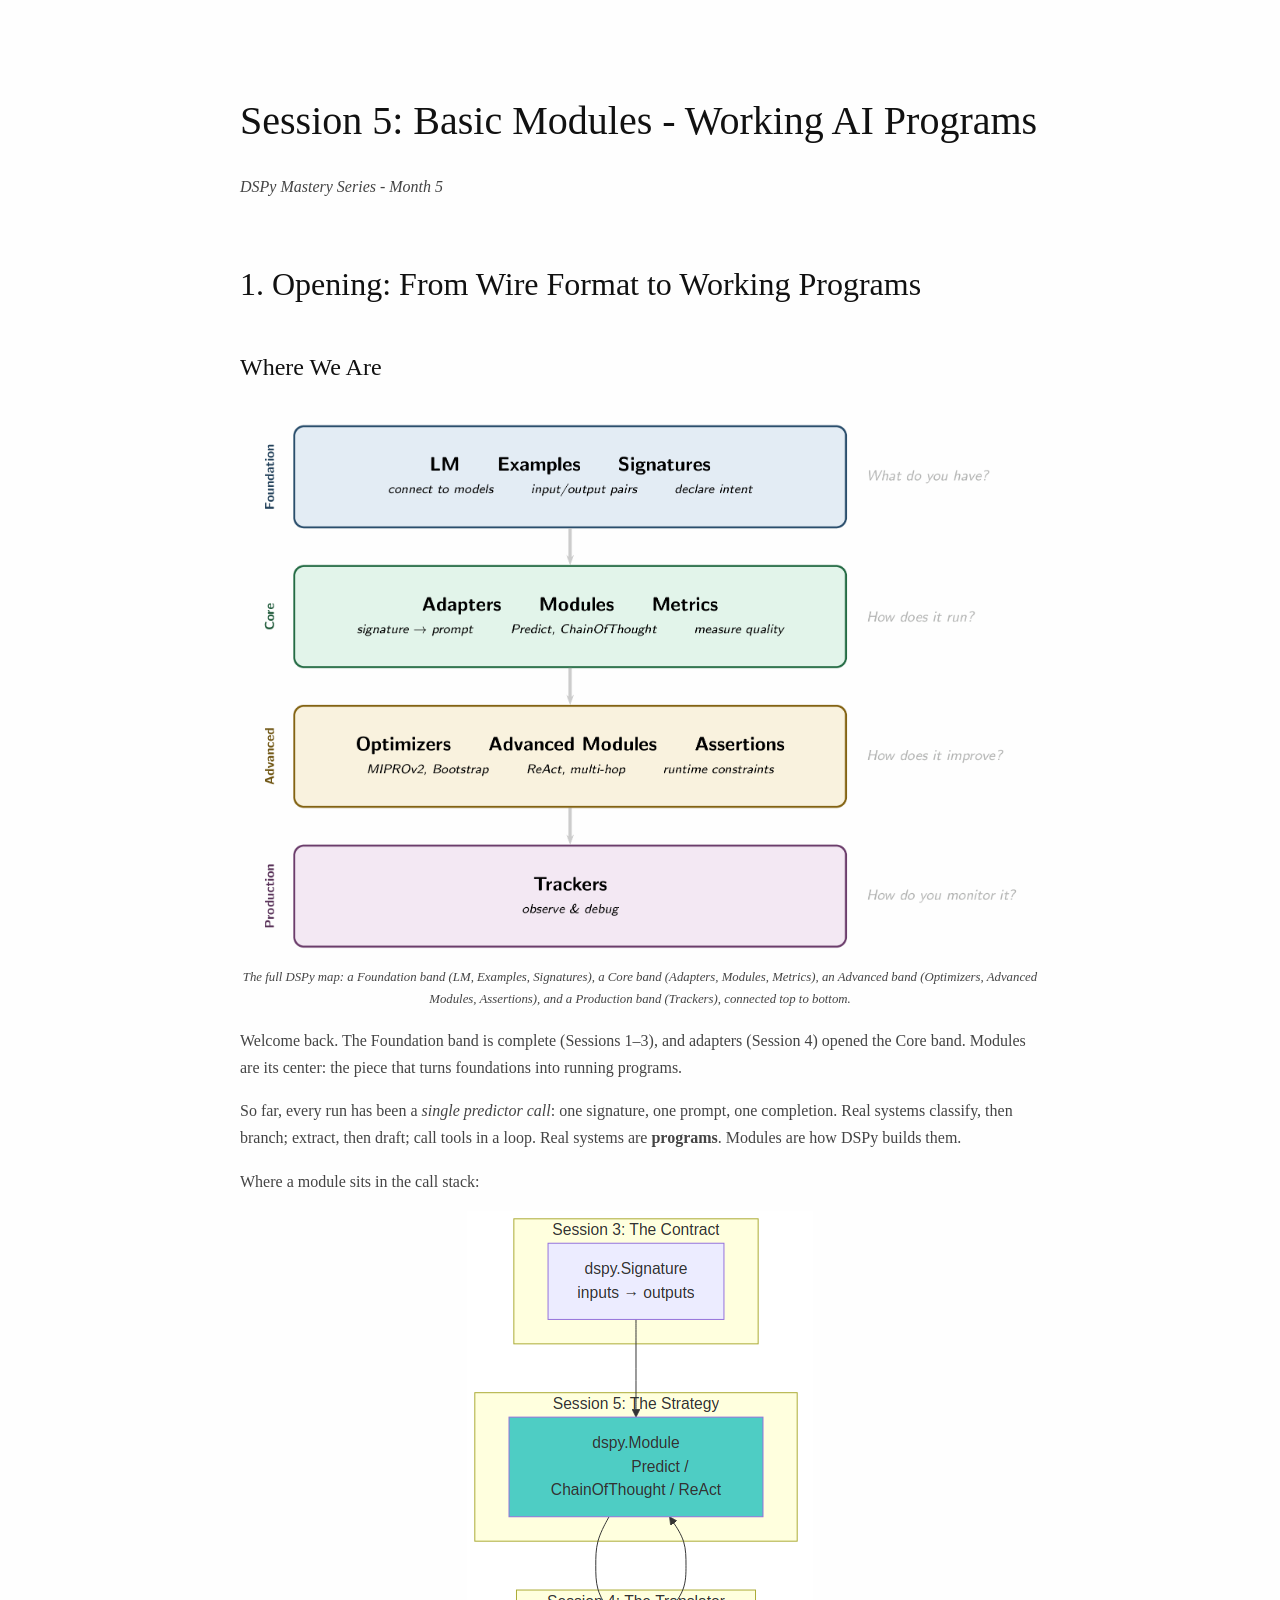
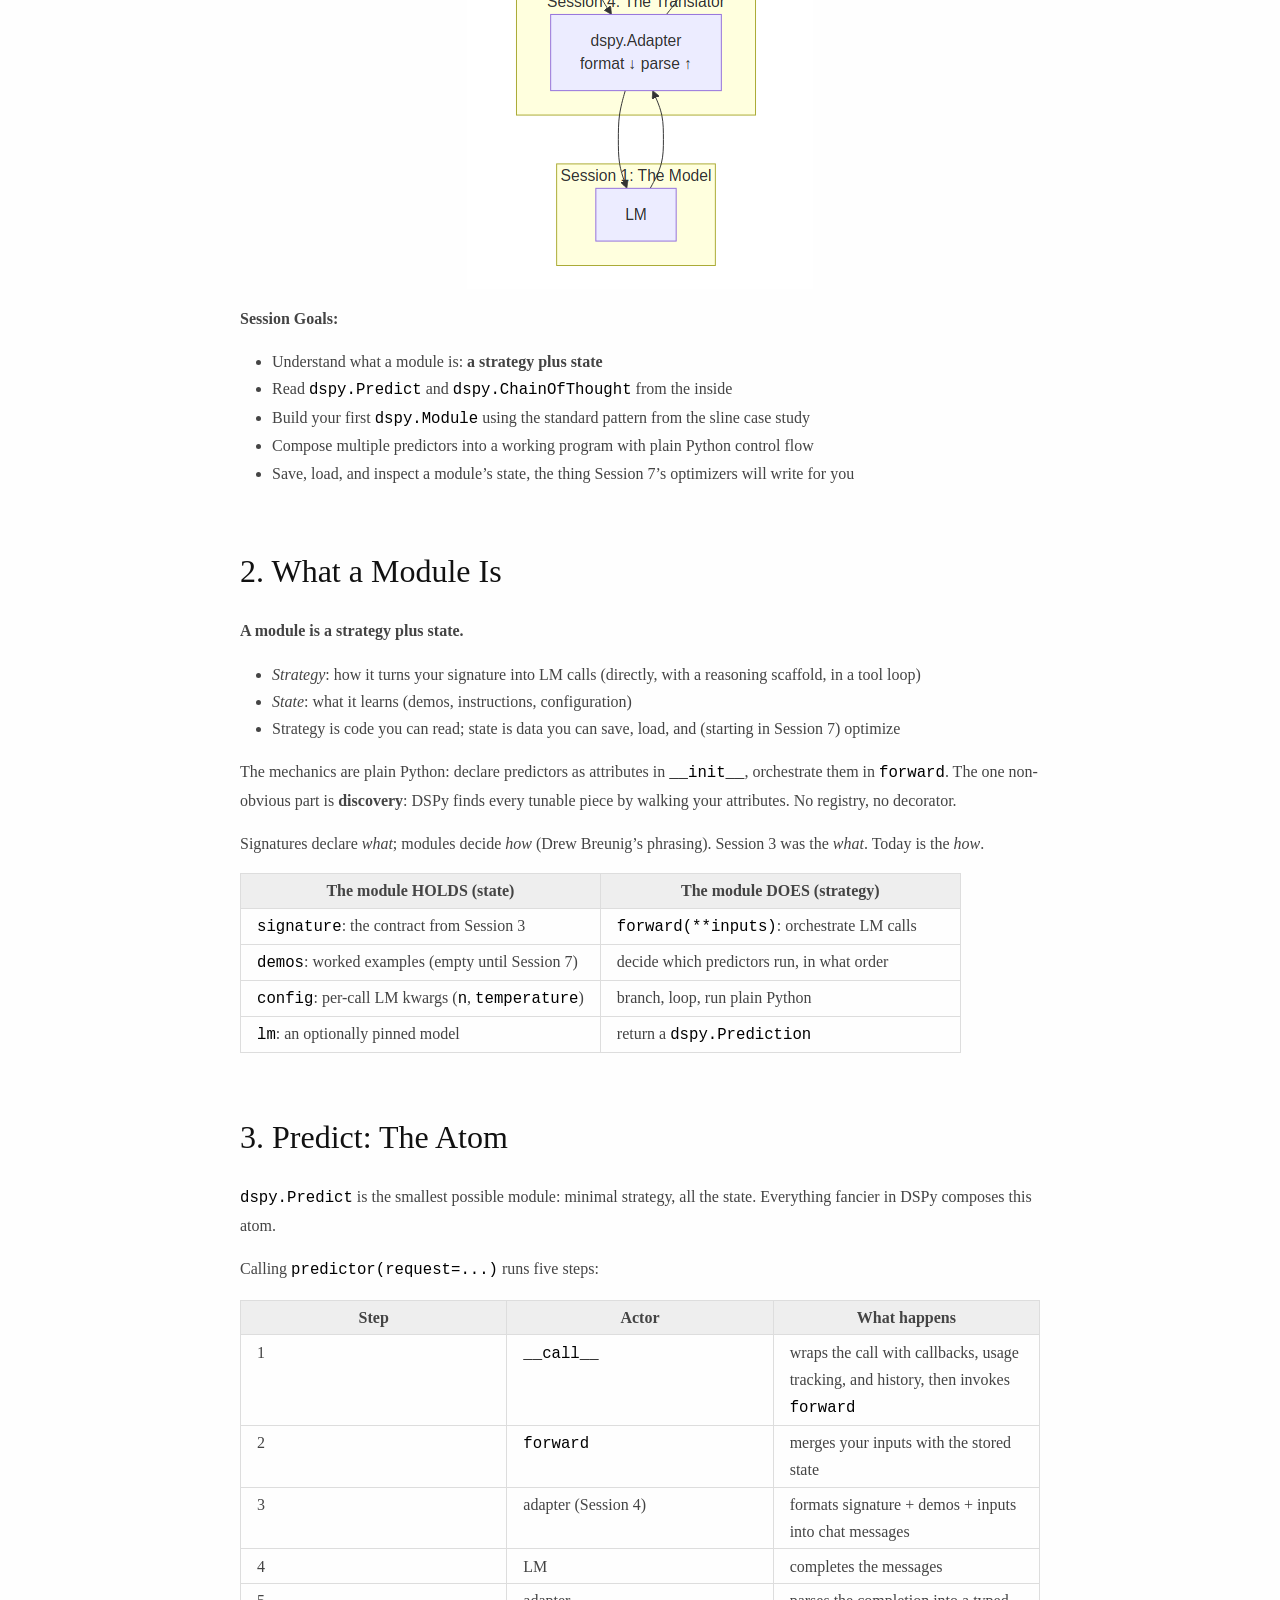
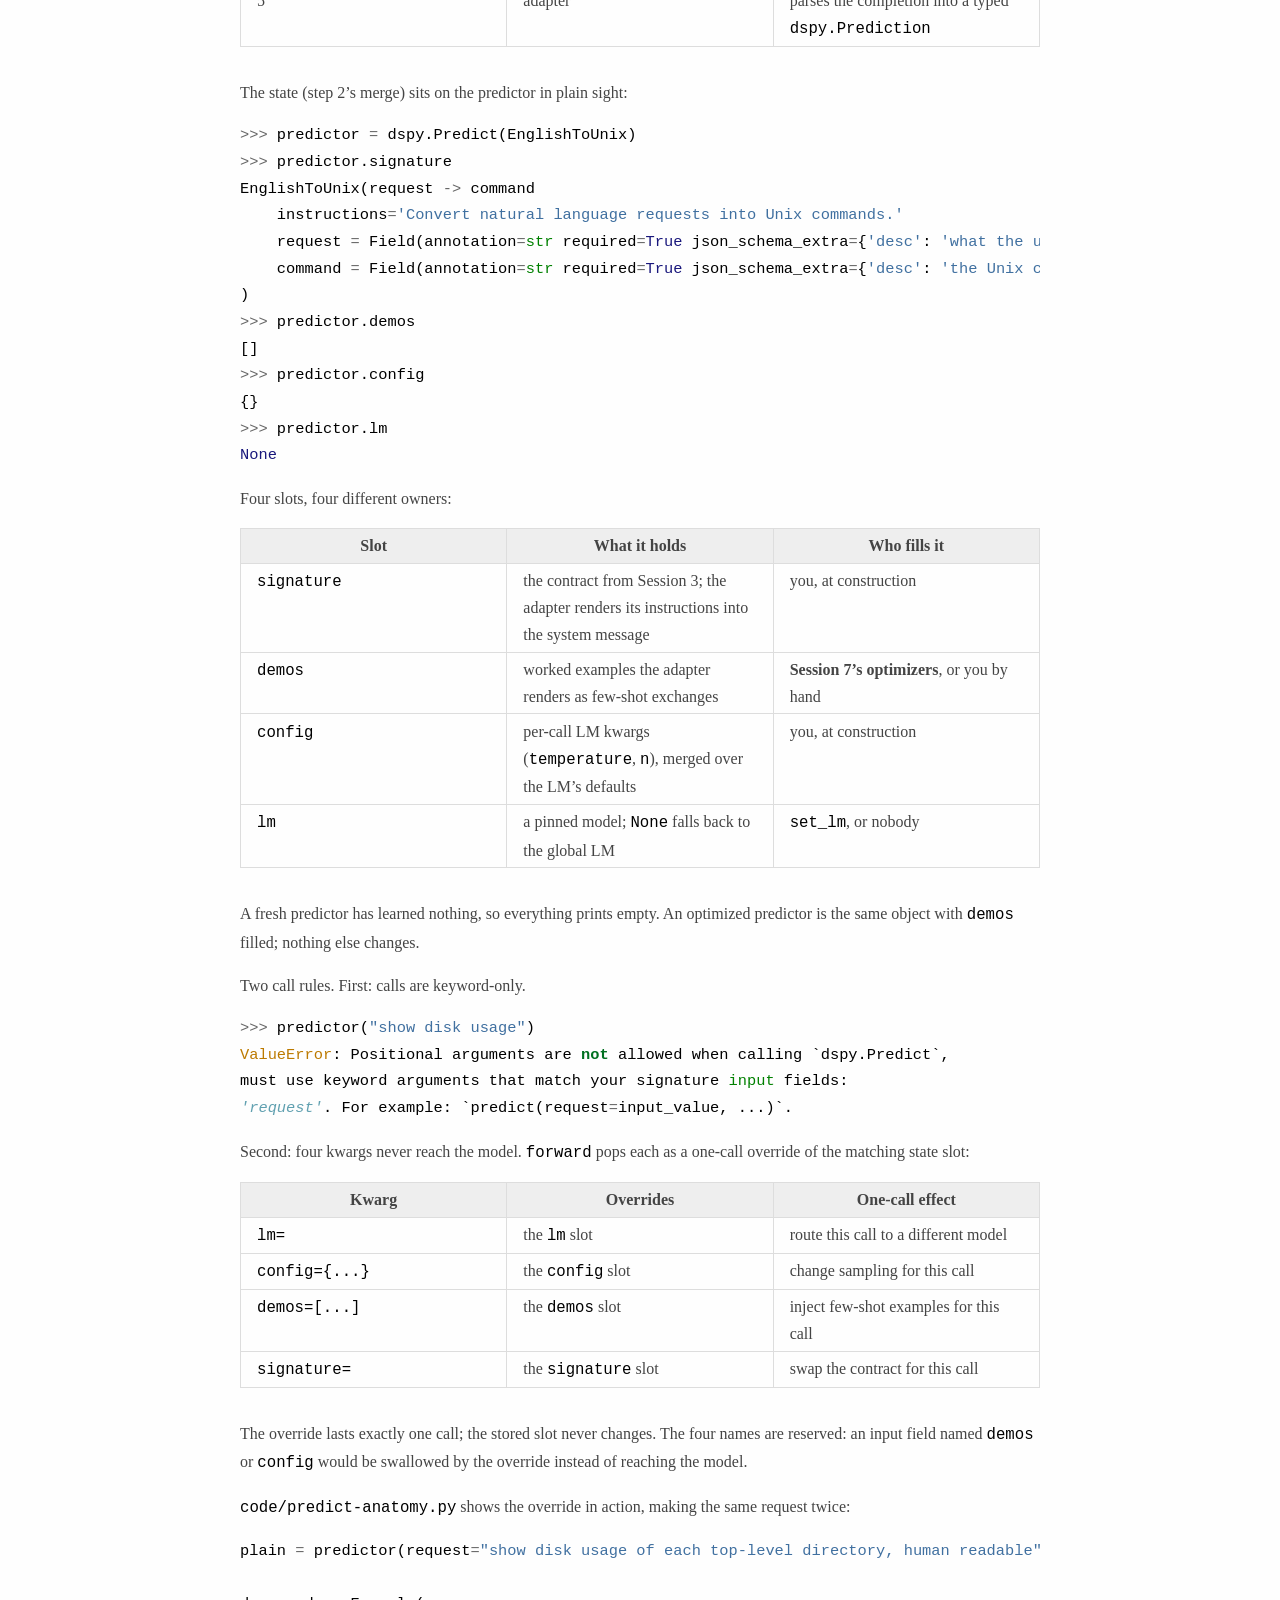
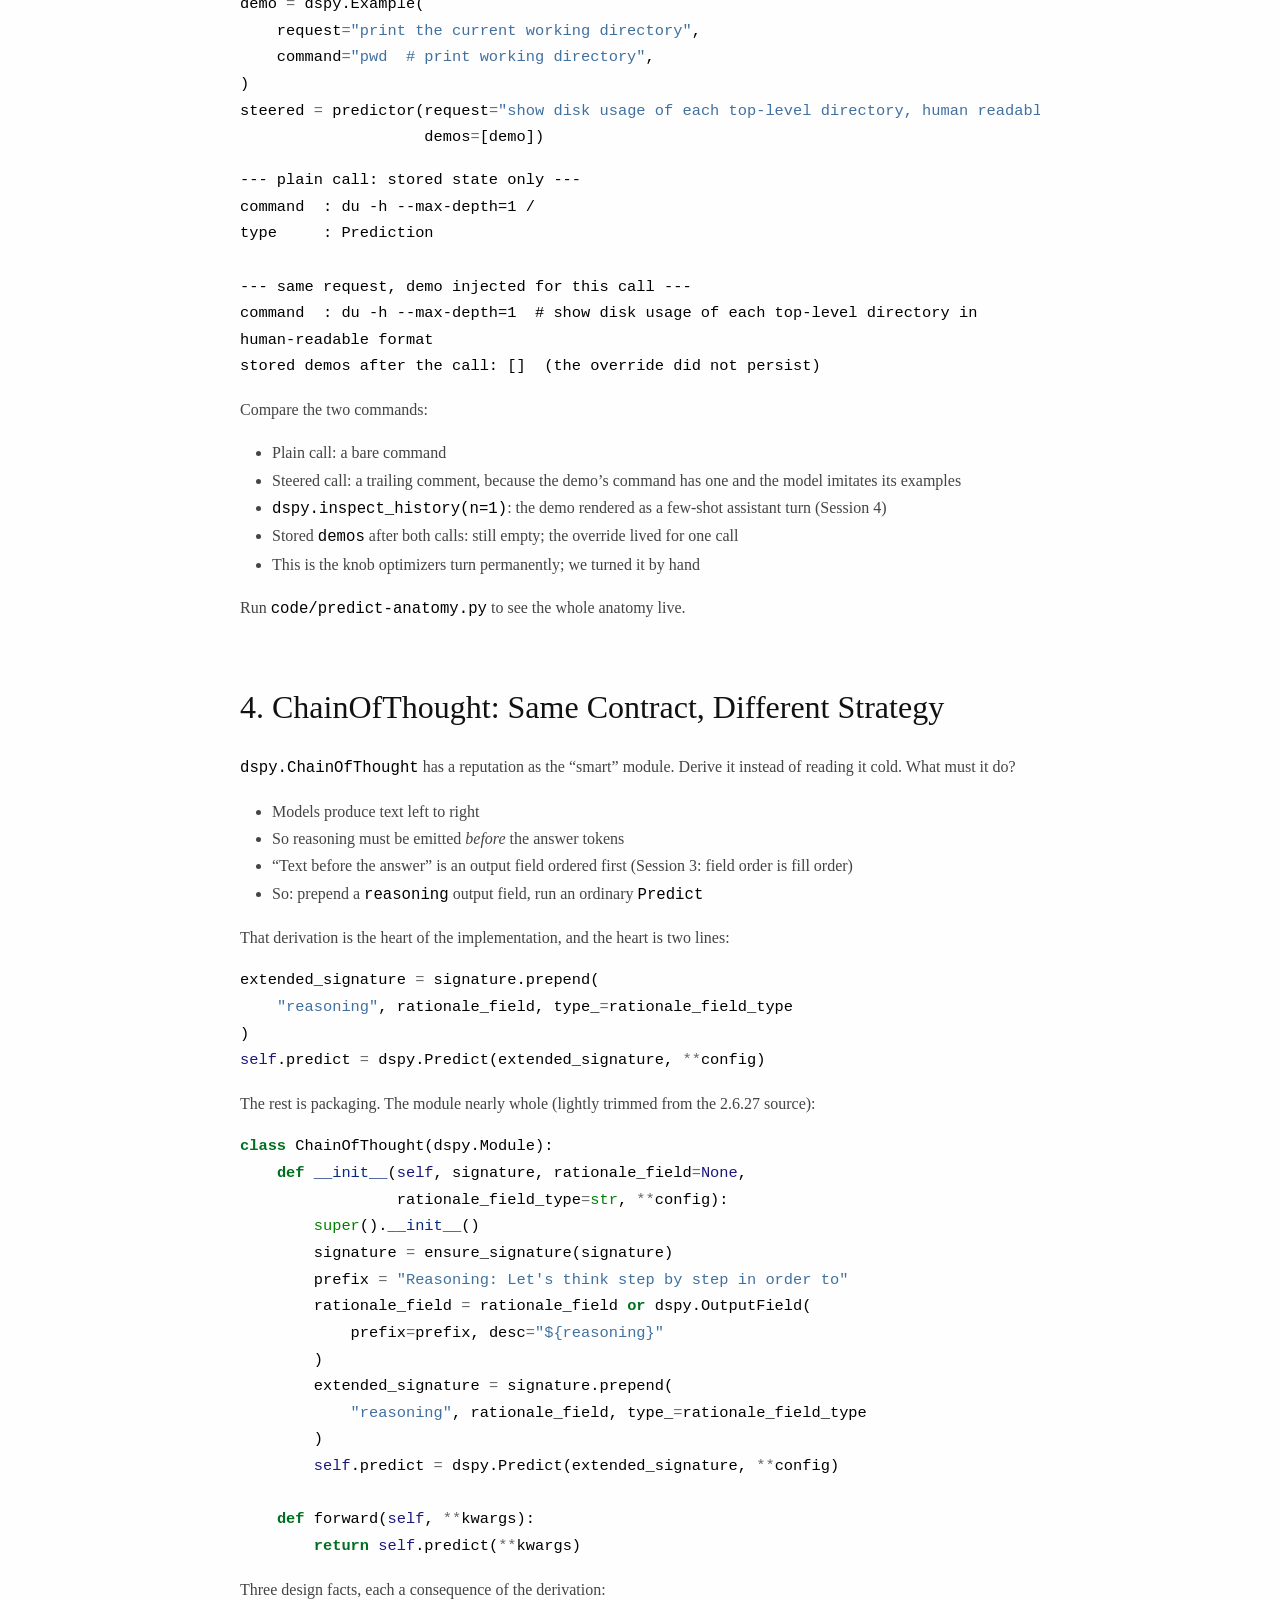
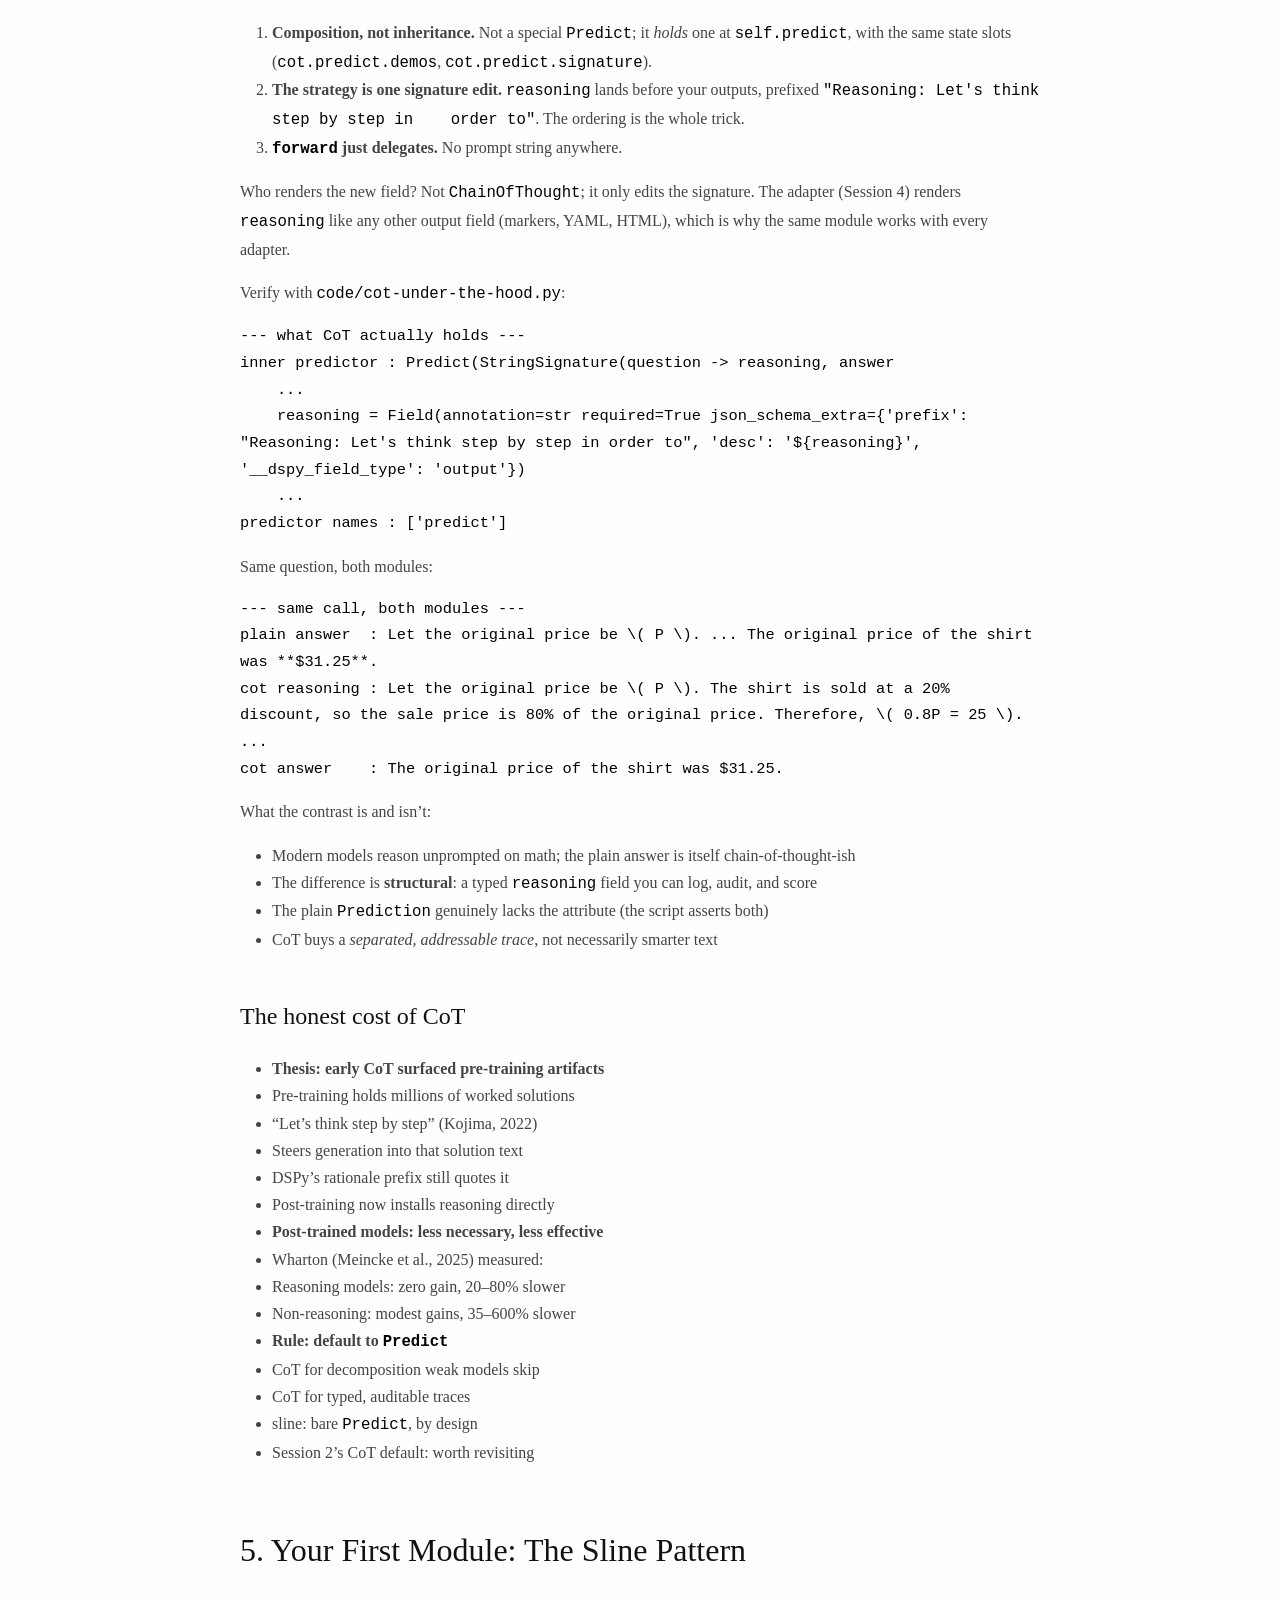
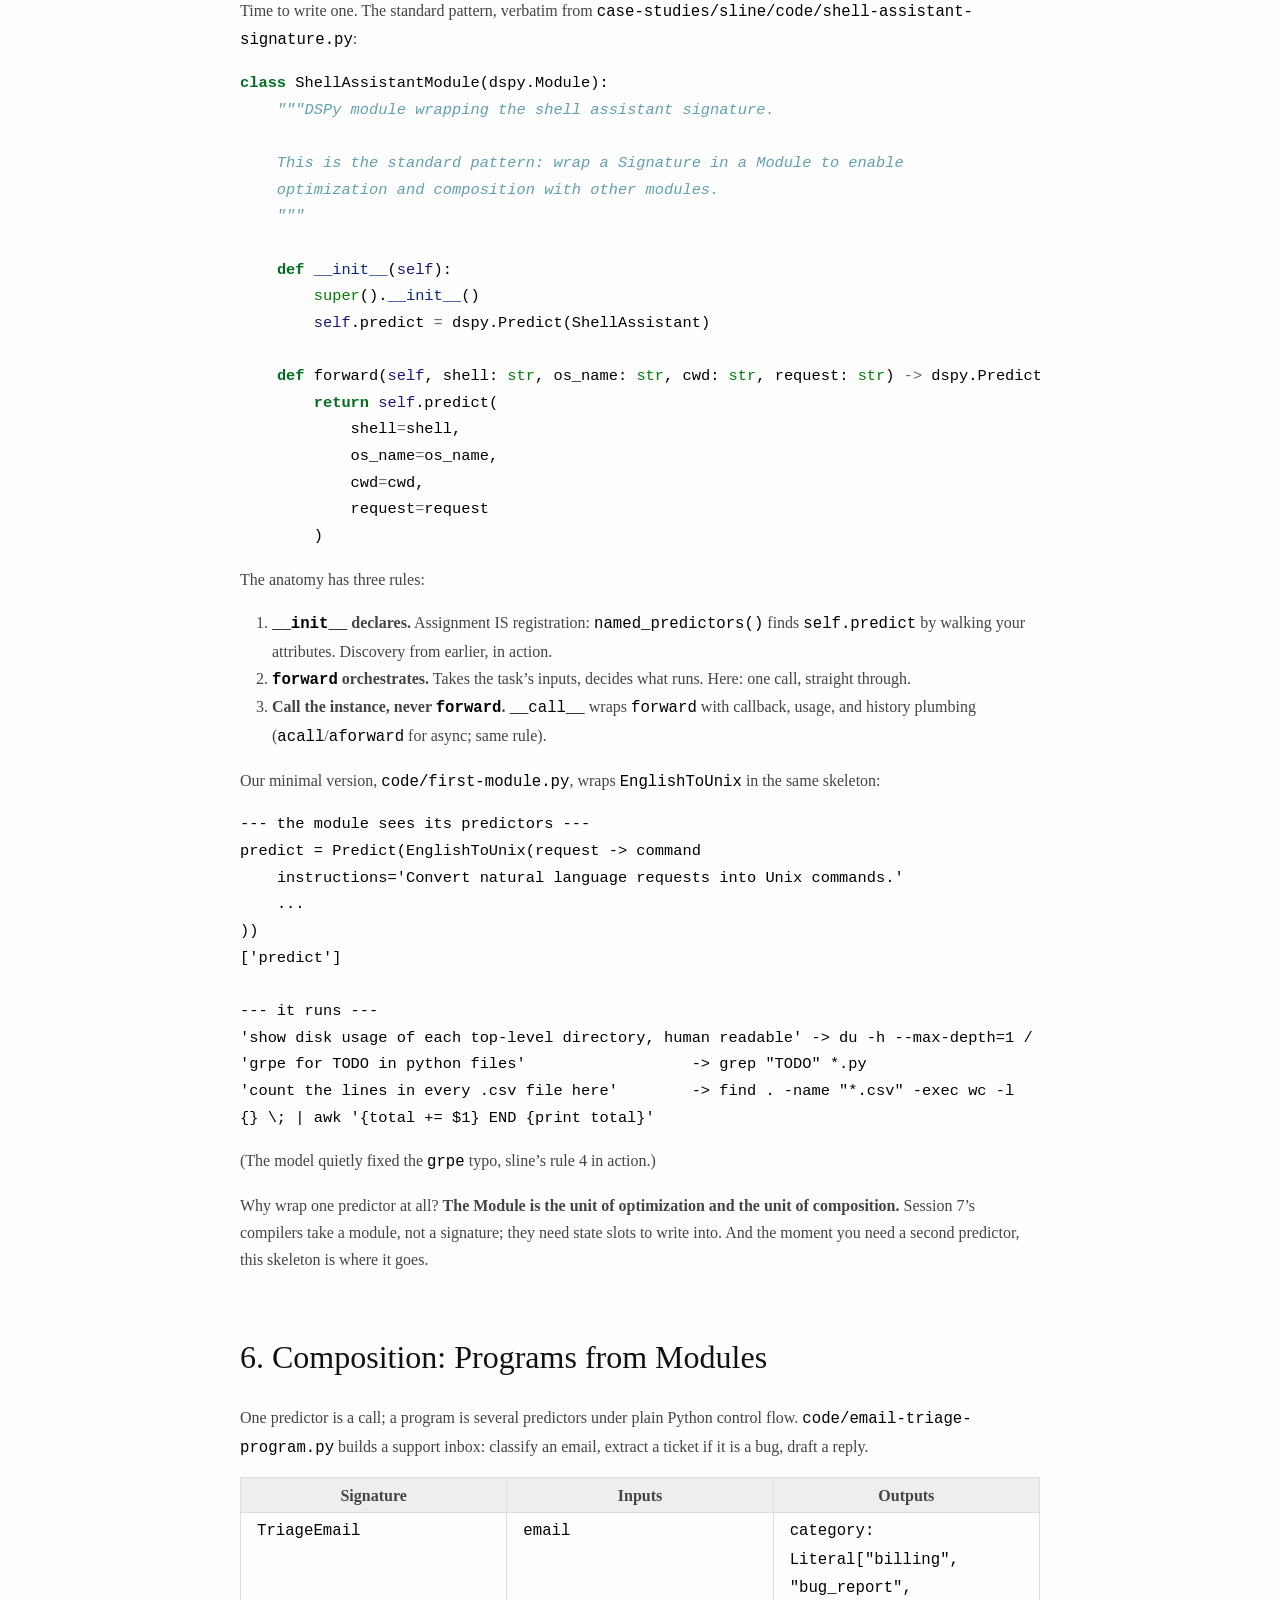
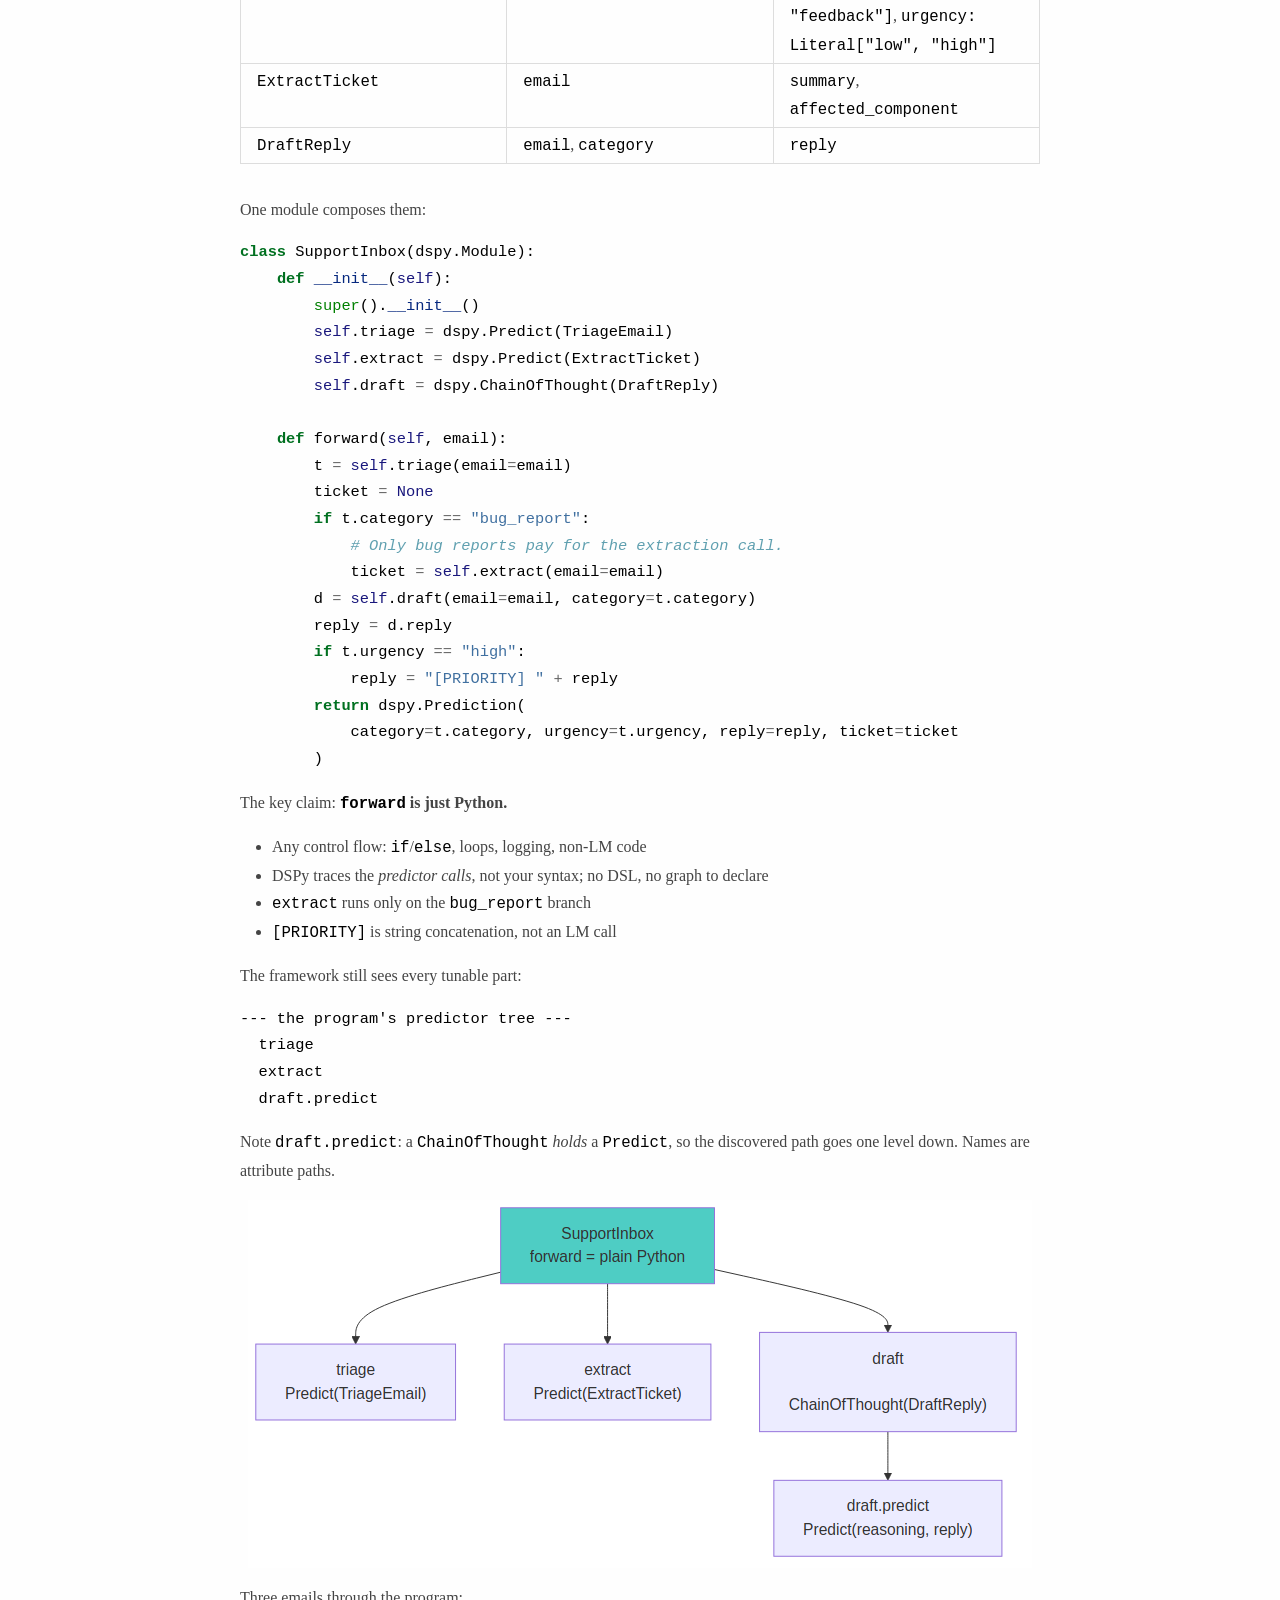
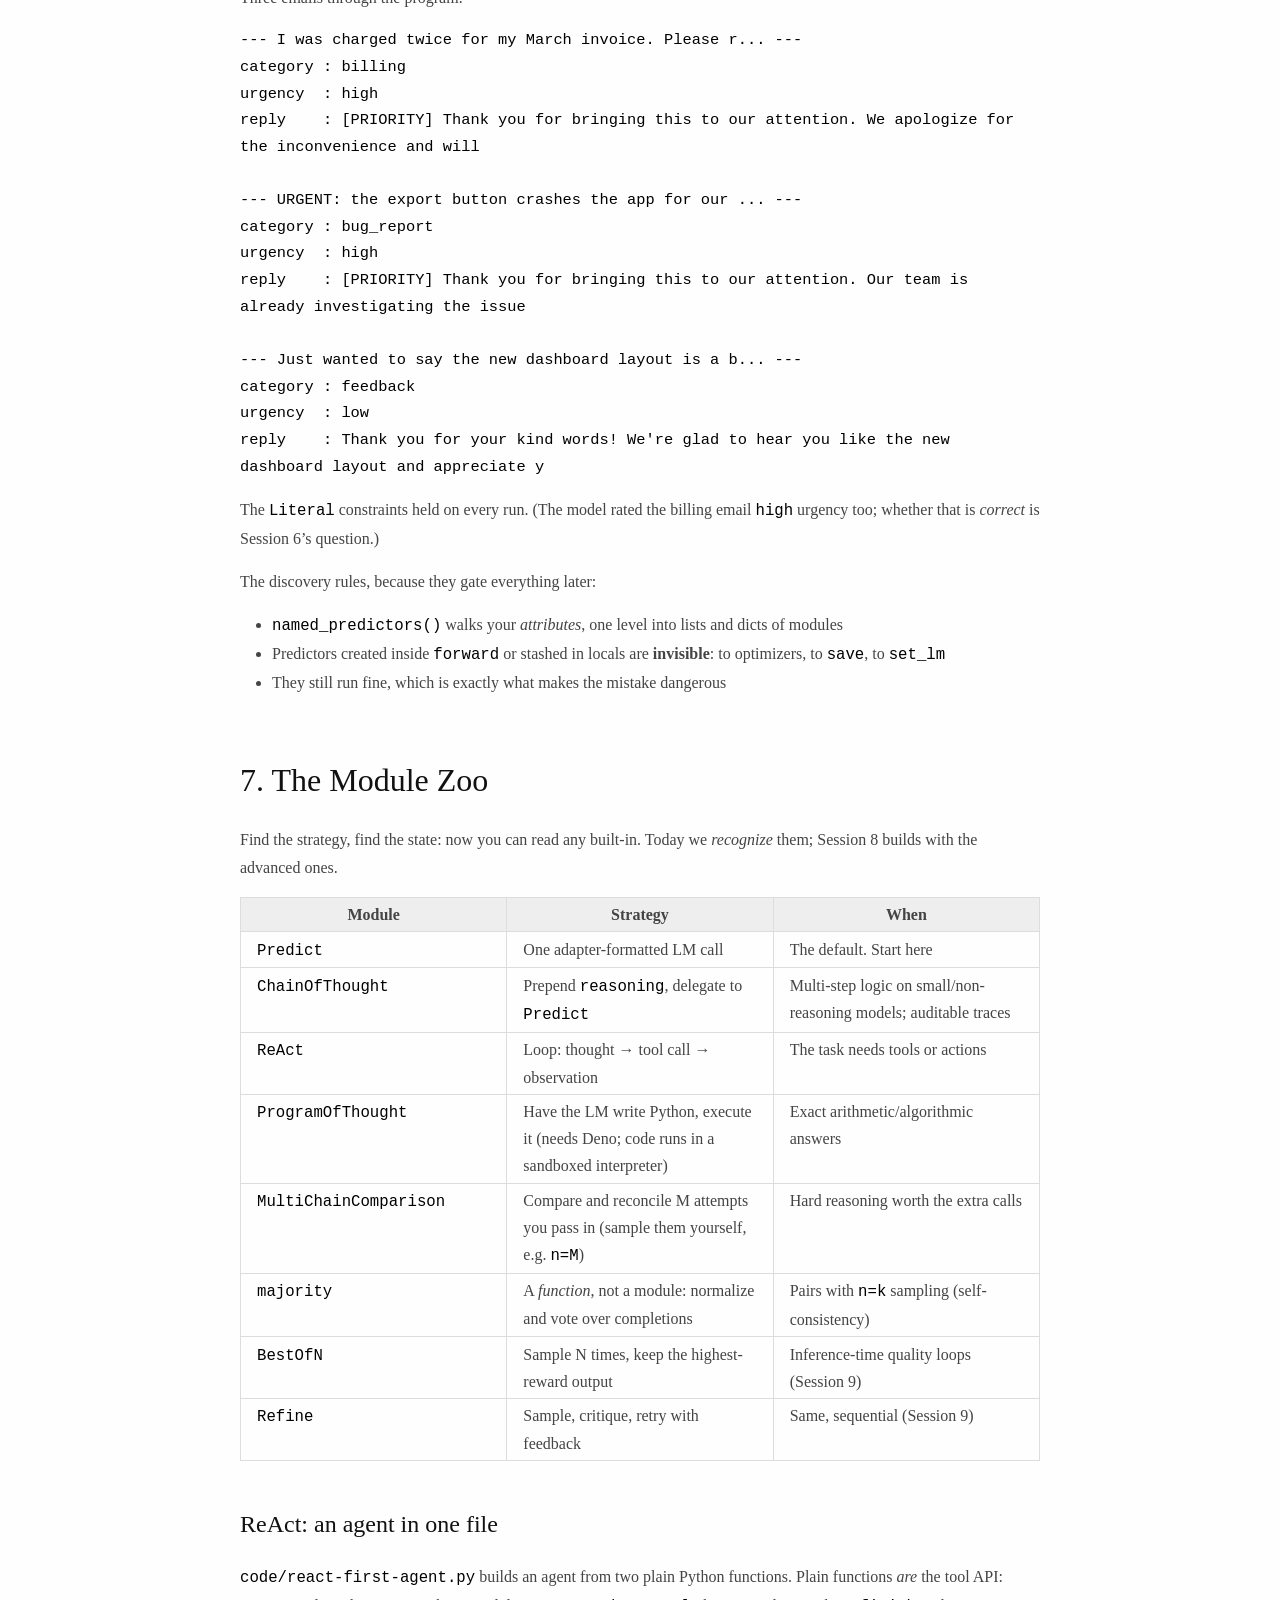
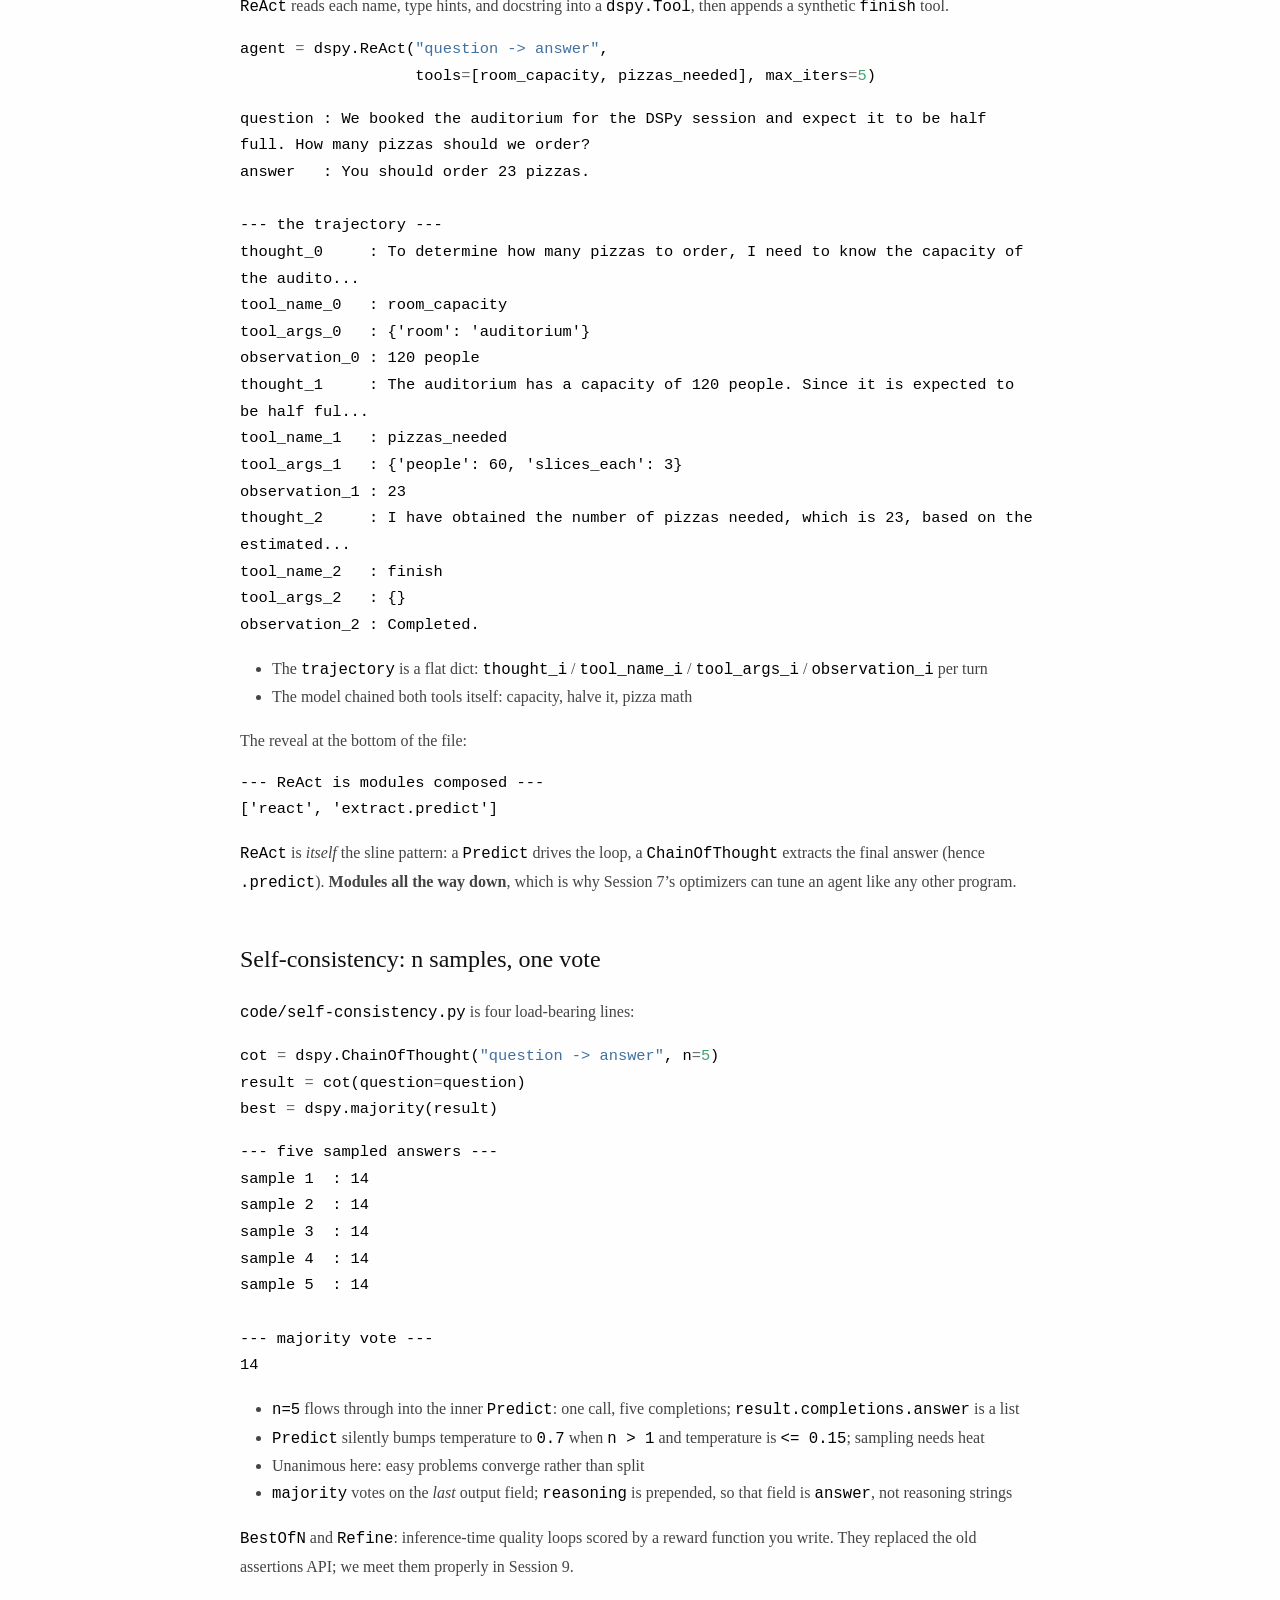
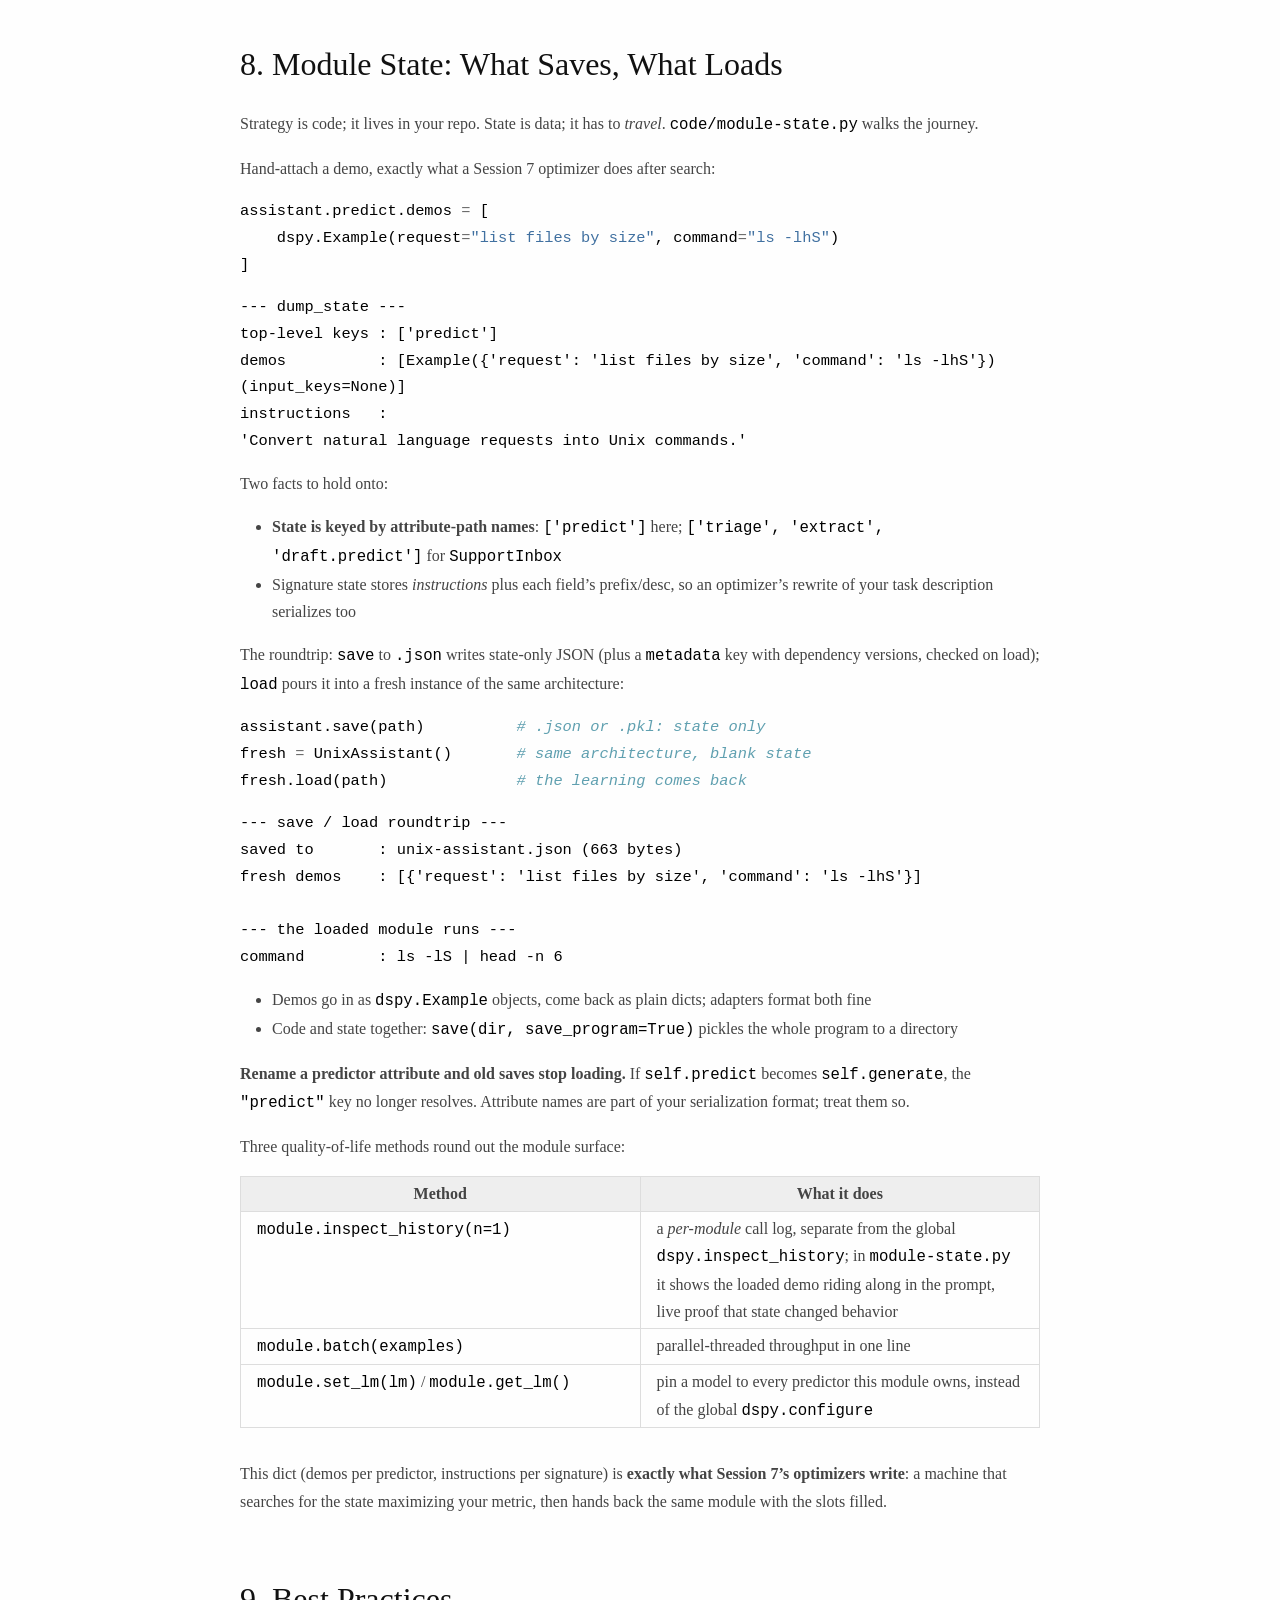
<file: docs/session-5/presentation.html>
<!DOCTYPE html>
<html xmlns="http://www.w3.org/1999/xhtml" lang xml:lang>
<head>
  <meta charset="utf-8" />
  <meta name="generator" content="pandoc" />
  <meta name="viewport" content="width=device-width, initial-scale=1.0, user-scalable=yes" />
  <title>presentation</title>
  <style>
code{white-space: pre-wrap;}
span.smallcaps{font-variant: small-caps;}
div.columns{display: flex; gap: min(4vw, 1.5em);}
div.column{flex: auto; overflow-x: auto;}
div.hanging-indent{margin-left: 1.5em; text-indent: -1.5em;}

ul.task-list[class]{list-style: none;}
ul.task-list li input[type="checkbox"] {
font-size: inherit;
width: 0.8em;
margin: 0 0.8em 0.2em -1.6em;
vertical-align: middle;
}
.display.math{display: block; text-align: center; margin: 0.5rem auto;}

pre > code.sourceCode { white-space: pre; position: relative; }
pre > code.sourceCode > span { line-height: 1.25; }
pre > code.sourceCode > span:empty { height: 1.2em; }
.sourceCode { overflow: visible; }
code.sourceCode > span { color: inherit; text-decoration: inherit; }
div.sourceCode { margin: 1em 0; }
pre.sourceCode { margin: 0; }
@media screen {
div.sourceCode { overflow: auto; }
}
@media print {
pre > code.sourceCode { white-space: pre-wrap; }
pre > code.sourceCode > span { text-indent: -5em; padding-left: 5em; }
}
pre.numberSource code
{ counter-reset: source-line 0; }
pre.numberSource code > span
{ position: relative; left: -4em; counter-increment: source-line; }
pre.numberSource code > span > a:first-child::before
{ content: counter(source-line);
position: relative; left: -1em; text-align: right; vertical-align: baseline;
border: none; display: inline-block;
-webkit-touch-callout: none; -webkit-user-select: none;
-khtml-user-select: none; -moz-user-select: none;
-ms-user-select: none; user-select: none;
padding: 0 4px; width: 4em;
color: #aaaaaa;
}
pre.numberSource { margin-left: 3em; border-left: 1px solid #aaaaaa; padding-left: 4px; }
div.sourceCode
{ }
@media screen {
pre > code.sourceCode > span > a:first-child::before { text-decoration: underline; }
}
code span.al { color: #ff0000; font-weight: bold; } 
code span.an { color: #60a0b0; font-weight: bold; font-style: italic; } 
code span.at { color: #7d9029; } 
code span.bn { color: #40a070; } 
code span.bu { color: #008000; } 
code span.cf { color: #007020; font-weight: bold; } 
code span.ch { color: #4070a0; } 
code span.cn { color: #880000; } 
code span.co { color: #60a0b0; font-style: italic; } 
code span.cv { color: #60a0b0; font-weight: bold; font-style: italic; } 
code span.do { color: #ba2121; font-style: italic; } 
code span.dt { color: #902000; } 
code span.dv { color: #40a070; } 
code span.er { color: #ff0000; font-weight: bold; } 
code span.ex { } 
code span.fl { color: #40a070; } 
code span.fu { color: #06287e; } 
code span.im { color: #008000; font-weight: bold; } 
code span.in { color: #60a0b0; font-weight: bold; font-style: italic; } 
code span.kw { color: #007020; font-weight: bold; } 
code span.op { color: #666666; } 
code span.ot { color: #007020; } 
code span.pp { color: #bc7a00; } 
code span.sc { color: #4070a0; } 
code span.ss { color: #bb6688; } 
code span.st { color: #4070a0; } 
code span.va { color: #19177c; } 
code span.vs { color: #4070a0; } 
code span.wa { color: #60a0b0; font-weight: bold; font-style: italic; } 
</style>
  <style type="text/css">
html {
font-size: 100%;
overflow-y: scroll;
-webkit-text-size-adjust: 100%;
-ms-text-size-adjust: 100%;
}
body {
color: #444;
font-family: Georgia, Palatino, 'Palatino Linotype', Times, 'Times New Roman', serif;
font-size: 12px;
line-height: 1.7;
padding: 1em;
margin: auto;
max-width: 50em; 
background: #fefefe;
}
a {
color: #0645ad;
text-decoration: none;
}
a:visited {
color: #0b0080;
}
a:hover {
color: #06e;
}
a:active {
color: #faa700;
}
a:focus {
outline: thin dotted;
}
*::-moz-selection {
background: rgba(255, 255, 0, 0.3);
color: #000;
}
*::selection {
background: rgba(255, 255, 0, 0.3);
color: #000;
}
a::-moz-selection {
background: rgba(255, 255, 0, 0.3);
color: #0645ad;
}
a::selection {
background: rgba(255, 255, 0, 0.3);
color: #0645ad;
}
p {
margin: 1em 0;
}
img {
max-width: 100%;
}
h1, h2, h3, h4, h5, h6 {
color: #111;
line-height: 125%;
margin-top: 2em;
font-weight: normal;
}
h4, h5, h6 {
font-weight: bold;
}
h1 {
font-size: 2.5em;
}
h2 {
font-size: 2em;
}
h3 {
font-size: 1.5em;
}
h4 {
font-size: 1.2em;
}
h5 {
font-size: 1em;
}
h6 {
font-size: 0.9em;
}
blockquote {
color: #666666;
margin: 0;
padding-left: 3em;
border-left: 0.5em #EEE solid;
}



figure:has(img),
figure:has(svg) {

margin-bottom: 1em; 
box-sizing: border-box; 
}

hr {
display: block;
height: 2px;
border: 0;
border-top: 1px solid #aaa;
border-bottom: 1px solid #eee;
margin: 1em 0;
padding: 0;
clear: both; 
}
pre, code, kbd, samp {
color: #000;
font-family: monospace, monospace;
_font-family: 'courier new', monospace;
font-size: 0.98em;
}
pre {
white-space: pre;
white-space: pre-wrap;
word-wrap: break-word;
}
b, strong {
font-weight: bold;
}
dfn {
font-style: italic;
}
ins {
background: #ff9;
color: #000;
text-decoration: none;
}
mark {
background: #ff0;
color: #000;
font-style: italic;
font-weight: bold;
}
sub, sup {
font-size: 75%;
line-height: 0;
position: relative;
vertical-align: baseline;
}
sup {
top: -0.5em;
}
sub {
bottom: -0.25em;
}
ul, ol {
margin: 1em 0;
padding: 0 0 0 2em;
}
li p:last-child {
margin-bottom: 0;
}
ul ul, ol ol {
margin: .3em 0;
}
dl {
margin-bottom: 1em;
}
dt {
font-weight: bold;
margin-bottom: .8em;
}
dd {
margin: 0 0 .8em 2em;
}
dd:last-child {
margin-bottom: 0;
}
img {
border: 0;
-ms-interpolation-mode: bicubic;
vertical-align: middle;
}
figure {
display: block;
text-align: center;
margin: 1em 0;
}
figure img {
border: none;
margin: 0 auto;
}
figure svg {
display: block; 
margin-left: auto;
margin-right: auto;
max-width: 100%; 
}
figcaption {
font-size: 0.8em;
font-style: italic;
margin: 0 0 .8em;
}
table {
margin-bottom: 2em;
border-bottom: 1px solid #ddd;
border-right: 1px solid #ddd;
border-spacing: 0;
border-collapse: collapse;
}
table th {
padding: .2em 1em;
background-color: #eee;
border-top: 1px solid #ddd;
border-left: 1px solid #ddd;
}
table td {
padding: .2em 1em;
border-top: 1px solid #ddd;
border-left: 1px solid #ddd;
vertical-align: top;
}
.author {
font-size: 1.2em;
text-align: center;
}
@media only screen and (min-width: 480px) {
body {
font-size: 14px;
}
}
@media only screen and (min-width: 768px) {
body {
font-size: 16px;
}
}
@media print {
* {
background: transparent !important;
color: black !important;
filter: none !important;
-ms-filter: none !important;
}
body {
font-size: 12pt;
max-width: 100%;
}
a, a:visited {
text-decoration: underline;
}
hr {
height: 1px;
border: 0;
border-bottom: 1px solid black;
}
a[href]:after {
content: " (" attr(href) ")";
}
abbr[title]:after {
content: " (" attr(title) ")";
}
.ir a:after, a[href^="javascript:"]:after, a[href^="#"]:after {
content: "";
}
pre, blockquote {
border: 1px solid #999;
padding-right: 1em;
page-break-inside: avoid;
}
tr, img {
page-break-inside: avoid;
}
img {
max-width: 100% !important;
}
@page :left {
margin: 15mm 20mm 15mm 10mm;
}
@page :right {
margin: 15mm 10mm 15mm 20mm;
}
p, h2, h3 {
orphans: 3;
widows: 3;
}
h2, h3 {
page-break-after: avoid;
}
}

.notes {
display: none !important;
}
</style>
</head>
<body>
<h1 id="session-5-basic-modules---working-ai-programs">Session 5: Basic
Modules - Working AI Programs</h1>
<p><em>DSPy Mastery Series - Month 5</em></p>
<h2 id="opening-from-wire-format-to-working-programs">1. Opening: From
Wire Format to Working Programs</h2>
<h3 id="where-we-are">Where We Are</h3>
<figure>
<img src="[data-uri]" alt="The full DSPy map: a Foundation band (LM, Examples, Signatures), a Core band (Adapters, Modules, Metrics), an Advanced band (Optimizers, Advanced Modules, Assertions), and a Production band (Trackers), connected top to bottom." />
<figcaption aria-hidden="true">The full DSPy map: a Foundation band (LM,
Examples, Signatures), a Core band (Adapters, Modules, Metrics), an
Advanced band (Optimizers, Advanced Modules, Assertions), and a
Production band (Trackers), connected top to bottom.</figcaption>
</figure>
<p>Welcome back. The Foundation band is complete (Sessions 1–3), and
adapters (Session 4) opened the Core band. Modules are its center: the
piece that turns foundations into running programs.</p>
<p>So far, every run has been a <em>single predictor call</em>: one
signature, one prompt, one completion. Real systems classify, then
branch; extract, then draft; call tools in a loop. Real systems are
<strong>programs</strong>. Modules are how DSPy builds them.</p>
<p>Where a module sits in the call stack:</p>
<figure>
<img src="[data-uri]" />
</figure>
<p><strong>Session Goals:</strong></p>
<ul>
<li>Understand what a module is: <strong>a strategy plus
state</strong></li>
<li>Read <code>dspy.Predict</code> and <code>dspy.ChainOfThought</code>
from the inside</li>
<li>Build your first <code>dspy.Module</code> using the standard pattern
from the sline case study</li>
<li>Compose multiple predictors into a working program with plain Python
control flow</li>
<li>Save, load, and inspect a module’s state, the thing Session 7’s
optimizers will write for you</li>
</ul>
<h2 id="what-a-module-is">2. What a Module Is</h2>
<p><strong>A module is a strategy plus state.</strong></p>
<ul>
<li><em>Strategy</em>: how it turns your signature into LM calls
(directly, with a reasoning scaffold, in a tool loop)</li>
<li><em>State</em>: what it learns (demos, instructions,
configuration)</li>
<li>Strategy is code you can read; state is data you can save, load, and
(starting in Session 7) optimize</li>
</ul>
<p>The mechanics are plain Python: declare predictors as attributes in
<code>__init__</code>, orchestrate them in <code>forward</code>. The one
non-obvious part is <strong>discovery</strong>: DSPy finds every tunable
piece by walking your attributes. No registry, no decorator.</p>
<p>Signatures declare <em>what</em>; modules decide <em>how</em> (Drew
Breunig’s phrasing). Session 3 was the <em>what</em>. Today is the
<em>how</em>.</p>
<table>
<colgroup>
<col style="width: 50%" />
<col style="width: 50%" />
</colgroup>
<thead>
<tr class="header">
<th>The module HOLDS (state)</th>
<th>The module DOES (strategy)</th>
</tr>
</thead>
<tbody>
<tr class="odd">
<td><code>signature</code>: the contract from Session 3</td>
<td><code>forward(**inputs)</code>: orchestrate LM calls</td>
</tr>
<tr class="even">
<td><code>demos</code>: worked examples (empty until Session 7)</td>
<td>decide which predictors run, in what order</td>
</tr>
<tr class="odd">
<td><code>config</code>: per-call LM kwargs (<code>n</code>,
<code>temperature</code>)</td>
<td>branch, loop, run plain Python</td>
</tr>
<tr class="even">
<td><code>lm</code>: an optionally pinned model</td>
<td>return a <code>dspy.Prediction</code></td>
</tr>
</tbody>
</table>
<h2 id="predict-the-atom">3. Predict: The Atom</h2>
<p><code>dspy.Predict</code> is the smallest possible module: minimal
strategy, all the state. Everything fancier in DSPy composes this
atom.</p>
<p>Calling <code>predictor(request=...)</code> runs five steps:</p>
<table>
<colgroup>
<col style="width: 33%" />
<col style="width: 33%" />
<col style="width: 33%" />
</colgroup>
<thead>
<tr class="header">
<th>Step</th>
<th>Actor</th>
<th>What happens</th>
</tr>
</thead>
<tbody>
<tr class="odd">
<td>1</td>
<td><code>__call__</code></td>
<td>wraps the call with callbacks, usage tracking, and history, then
invokes <code>forward</code></td>
</tr>
<tr class="even">
<td>2</td>
<td><code>forward</code></td>
<td>merges your inputs with the stored state</td>
</tr>
<tr class="odd">
<td>3</td>
<td>adapter (Session 4)</td>
<td>formats signature + demos + inputs into chat messages</td>
</tr>
<tr class="even">
<td>4</td>
<td>LM</td>
<td>completes the messages</td>
</tr>
<tr class="odd">
<td>5</td>
<td>adapter</td>
<td>parses the completion into a typed <code>dspy.Prediction</code></td>
</tr>
</tbody>
</table>
<p>The state (step 2’s merge) sits on the predictor in plain sight:</p>
<div class="sourceCode" id="cb1"><pre class="sourceCode python"><code class="sourceCode python"><span id="cb1-1"><a href="#cb1-1" aria-hidden="true" tabindex="-1"></a><span class="op">&gt;&gt;&gt;</span> predictor <span class="op">=</span> dspy.Predict(EnglishToUnix)</span>
<span id="cb1-2"><a href="#cb1-2" aria-hidden="true" tabindex="-1"></a><span class="op">&gt;&gt;&gt;</span> predictor.signature</span>
<span id="cb1-3"><a href="#cb1-3" aria-hidden="true" tabindex="-1"></a>EnglishToUnix(request <span class="op">-&gt;</span> command</span>
<span id="cb1-4"><a href="#cb1-4" aria-hidden="true" tabindex="-1"></a>    instructions<span class="op">=</span><span class="st">&#39;Convert natural language requests into Unix commands.&#39;</span></span>
<span id="cb1-5"><a href="#cb1-5" aria-hidden="true" tabindex="-1"></a>    request <span class="op">=</span> Field(annotation<span class="op">=</span><span class="bu">str</span> required<span class="op">=</span><span class="va">True</span> json_schema_extra<span class="op">=</span>{<span class="st">&#39;desc&#39;</span>: <span class="st">&#39;what the user wants to do&#39;</span>, ...})</span>
<span id="cb1-6"><a href="#cb1-6" aria-hidden="true" tabindex="-1"></a>    command <span class="op">=</span> Field(annotation<span class="op">=</span><span class="bu">str</span> required<span class="op">=</span><span class="va">True</span> json_schema_extra<span class="op">=</span>{<span class="st">&#39;desc&#39;</span>: <span class="st">&#39;the Unix command to accomplish this&#39;</span>, ...})</span>
<span id="cb1-7"><a href="#cb1-7" aria-hidden="true" tabindex="-1"></a>)</span>
<span id="cb1-8"><a href="#cb1-8" aria-hidden="true" tabindex="-1"></a><span class="op">&gt;&gt;&gt;</span> predictor.demos</span>
<span id="cb1-9"><a href="#cb1-9" aria-hidden="true" tabindex="-1"></a>[]</span>
<span id="cb1-10"><a href="#cb1-10" aria-hidden="true" tabindex="-1"></a><span class="op">&gt;&gt;&gt;</span> predictor.config</span>
<span id="cb1-11"><a href="#cb1-11" aria-hidden="true" tabindex="-1"></a>{}</span>
<span id="cb1-12"><a href="#cb1-12" aria-hidden="true" tabindex="-1"></a><span class="op">&gt;&gt;&gt;</span> predictor.lm</span>
<span id="cb1-13"><a href="#cb1-13" aria-hidden="true" tabindex="-1"></a><span class="va">None</span></span></code></pre></div>
<p>Four slots, four different owners:</p>
<table>
<colgroup>
<col style="width: 33%" />
<col style="width: 33%" />
<col style="width: 33%" />
</colgroup>
<thead>
<tr class="header">
<th>Slot</th>
<th>What it holds</th>
<th>Who fills it</th>
</tr>
</thead>
<tbody>
<tr class="odd">
<td><code>signature</code></td>
<td>the contract from Session 3; the adapter renders its instructions
into the system message</td>
<td>you, at construction</td>
</tr>
<tr class="even">
<td><code>demos</code></td>
<td>worked examples the adapter renders as few-shot exchanges</td>
<td><strong>Session 7’s optimizers</strong>, or you by hand</td>
</tr>
<tr class="odd">
<td><code>config</code></td>
<td>per-call LM kwargs (<code>temperature</code>, <code>n</code>),
merged over the LM’s defaults</td>
<td>you, at construction</td>
</tr>
<tr class="even">
<td><code>lm</code></td>
<td>a pinned model; <code>None</code> falls back to the global LM</td>
<td><code>set_lm</code>, or nobody</td>
</tr>
</tbody>
</table>
<p>A fresh predictor has learned nothing, so everything prints empty. An
optimized predictor is the same object with <code>demos</code> filled;
nothing else changes.</p>
<p>Two call rules. First: calls are keyword-only.</p>
<div class="sourceCode" id="cb2"><pre class="sourceCode python"><code class="sourceCode python"><span id="cb2-1"><a href="#cb2-1" aria-hidden="true" tabindex="-1"></a><span class="op">&gt;&gt;&gt;</span> predictor(<span class="st">&quot;show disk usage&quot;</span>)</span>
<span id="cb2-2"><a href="#cb2-2" aria-hidden="true" tabindex="-1"></a><span class="pp">ValueError</span>: Positional arguments are <span class="kw">not</span> allowed when calling `dspy.Predict`,</span>
<span id="cb2-3"><a href="#cb2-3" aria-hidden="true" tabindex="-1"></a>must use keyword arguments that match your signature <span class="bu">input</span> fields:</span>
<span id="cb2-4"><a href="#cb2-4" aria-hidden="true" tabindex="-1"></a><span class="co">&#39;request&#39;</span>. For example: `predict(request<span class="op">=</span>input_value, ...)`.</span></code></pre></div>
<p>Second: four kwargs never reach the model. <code>forward</code> pops
each as a one-call override of the matching state slot:</p>
<table>
<colgroup>
<col style="width: 33%" />
<col style="width: 33%" />
<col style="width: 33%" />
</colgroup>
<thead>
<tr class="header">
<th>Kwarg</th>
<th>Overrides</th>
<th>One-call effect</th>
</tr>
</thead>
<tbody>
<tr class="odd">
<td><code>lm=</code></td>
<td>the <code>lm</code> slot</td>
<td>route this call to a different model</td>
</tr>
<tr class="even">
<td><code>config={...}</code></td>
<td>the <code>config</code> slot</td>
<td>change sampling for this call</td>
</tr>
<tr class="odd">
<td><code>demos=[...]</code></td>
<td>the <code>demos</code> slot</td>
<td>inject few-shot examples for this call</td>
</tr>
<tr class="even">
<td><code>signature=</code></td>
<td>the <code>signature</code> slot</td>
<td>swap the contract for this call</td>
</tr>
</tbody>
</table>
<p>The override lasts exactly one call; the stored slot never changes.
The four names are reserved: an input field named <code>demos</code> or
<code>config</code> would be swallowed by the override instead of
reaching the model.</p>
<p><code>code/predict-anatomy.py</code> shows the override in action,
making the same request twice:</p>
<div class="sourceCode" id="cb3"><pre class="sourceCode python"><code class="sourceCode python"><span id="cb3-1"><a href="#cb3-1" aria-hidden="true" tabindex="-1"></a>plain <span class="op">=</span> predictor(request<span class="op">=</span><span class="st">&quot;show disk usage of each top-level directory, human readable&quot;</span>)</span>
<span id="cb3-2"><a href="#cb3-2" aria-hidden="true" tabindex="-1"></a></span>
<span id="cb3-3"><a href="#cb3-3" aria-hidden="true" tabindex="-1"></a>demo <span class="op">=</span> dspy.Example(</span>
<span id="cb3-4"><a href="#cb3-4" aria-hidden="true" tabindex="-1"></a>    request<span class="op">=</span><span class="st">&quot;print the current working directory&quot;</span>,</span>
<span id="cb3-5"><a href="#cb3-5" aria-hidden="true" tabindex="-1"></a>    command<span class="op">=</span><span class="st">&quot;pwd  # print working directory&quot;</span>,</span>
<span id="cb3-6"><a href="#cb3-6" aria-hidden="true" tabindex="-1"></a>)</span>
<span id="cb3-7"><a href="#cb3-7" aria-hidden="true" tabindex="-1"></a>steered <span class="op">=</span> predictor(request<span class="op">=</span><span class="st">&quot;show disk usage of each top-level directory, human readable&quot;</span>,</span>
<span id="cb3-8"><a href="#cb3-8" aria-hidden="true" tabindex="-1"></a>                    demos<span class="op">=</span>[demo])</span></code></pre></div>
<pre><code>--- plain call: stored state only ---
command  : du -h --max-depth=1 /
type     : Prediction

--- same request, demo injected for this call ---
command  : du -h --max-depth=1  # show disk usage of each top-level directory in human-readable format
stored demos after the call: []  (the override did not persist)</code></pre>
<p>Compare the two commands:</p>
<ul>
<li>Plain call: a bare command</li>
<li>Steered call: a trailing comment, because the demo’s command has one
and the model imitates its examples</li>
<li><code>dspy.inspect_history(n=1)</code>: the demo rendered as a
few-shot assistant turn (Session 4)</li>
<li>Stored <code>demos</code> after both calls: still empty; the
override lived for one call</li>
<li>This is the knob optimizers turn permanently; we turned it by
hand</li>
</ul>
<p>Run <code>code/predict-anatomy.py</code> to see the whole anatomy
live.</p>
<h2 id="chainofthought-same-contract-different-strategy">4.
ChainOfThought: Same Contract, Different Strategy</h2>
<p><code>dspy.ChainOfThought</code> has a reputation as the “smart”
module. Derive it instead of reading it cold. What must it do?</p>
<ul>
<li>Models produce text left to right</li>
<li>So reasoning must be emitted <em>before</em> the answer tokens</li>
<li>“Text before the answer” is an output field ordered first (Session
3: field order is fill order)</li>
<li>So: prepend a <code>reasoning</code> output field, run an ordinary
<code>Predict</code></li>
</ul>
<p>That derivation is the heart of the implementation, and the heart is
two lines:</p>
<div class="sourceCode" id="cb5"><pre class="sourceCode python"><code class="sourceCode python"><span id="cb5-1"><a href="#cb5-1" aria-hidden="true" tabindex="-1"></a>extended_signature <span class="op">=</span> signature.prepend(</span>
<span id="cb5-2"><a href="#cb5-2" aria-hidden="true" tabindex="-1"></a>    <span class="st">&quot;reasoning&quot;</span>, rationale_field, type_<span class="op">=</span>rationale_field_type</span>
<span id="cb5-3"><a href="#cb5-3" aria-hidden="true" tabindex="-1"></a>)</span>
<span id="cb5-4"><a href="#cb5-4" aria-hidden="true" tabindex="-1"></a><span class="va">self</span>.predict <span class="op">=</span> dspy.Predict(extended_signature, <span class="op">**</span>config)</span></code></pre></div>
<p>The rest is packaging. The module nearly whole (lightly trimmed from
the 2.6.27 source):</p>
<div class="sourceCode" id="cb6"><pre class="sourceCode python"><code class="sourceCode python"><span id="cb6-1"><a href="#cb6-1" aria-hidden="true" tabindex="-1"></a><span class="kw">class</span> ChainOfThought(dspy.Module):</span>
<span id="cb6-2"><a href="#cb6-2" aria-hidden="true" tabindex="-1"></a>    <span class="kw">def</span> <span class="fu">__init__</span>(<span class="va">self</span>, signature, rationale_field<span class="op">=</span><span class="va">None</span>,</span>
<span id="cb6-3"><a href="#cb6-3" aria-hidden="true" tabindex="-1"></a>                 rationale_field_type<span class="op">=</span><span class="bu">str</span>, <span class="op">**</span>config):</span>
<span id="cb6-4"><a href="#cb6-4" aria-hidden="true" tabindex="-1"></a>        <span class="bu">super</span>().<span class="fu">__init__</span>()</span>
<span id="cb6-5"><a href="#cb6-5" aria-hidden="true" tabindex="-1"></a>        signature <span class="op">=</span> ensure_signature(signature)</span>
<span id="cb6-6"><a href="#cb6-6" aria-hidden="true" tabindex="-1"></a>        prefix <span class="op">=</span> <span class="st">&quot;Reasoning: Let&#39;s think step by step in order to&quot;</span></span>
<span id="cb6-7"><a href="#cb6-7" aria-hidden="true" tabindex="-1"></a>        rationale_field <span class="op">=</span> rationale_field <span class="kw">or</span> dspy.OutputField(</span>
<span id="cb6-8"><a href="#cb6-8" aria-hidden="true" tabindex="-1"></a>            prefix<span class="op">=</span>prefix, desc<span class="op">=</span><span class="st">&quot;$</span><span class="sc">{reasoning}</span><span class="st">&quot;</span></span>
<span id="cb6-9"><a href="#cb6-9" aria-hidden="true" tabindex="-1"></a>        )</span>
<span id="cb6-10"><a href="#cb6-10" aria-hidden="true" tabindex="-1"></a>        extended_signature <span class="op">=</span> signature.prepend(</span>
<span id="cb6-11"><a href="#cb6-11" aria-hidden="true" tabindex="-1"></a>            <span class="st">&quot;reasoning&quot;</span>, rationale_field, type_<span class="op">=</span>rationale_field_type</span>
<span id="cb6-12"><a href="#cb6-12" aria-hidden="true" tabindex="-1"></a>        )</span>
<span id="cb6-13"><a href="#cb6-13" aria-hidden="true" tabindex="-1"></a>        <span class="va">self</span>.predict <span class="op">=</span> dspy.Predict(extended_signature, <span class="op">**</span>config)</span>
<span id="cb6-14"><a href="#cb6-14" aria-hidden="true" tabindex="-1"></a></span>
<span id="cb6-15"><a href="#cb6-15" aria-hidden="true" tabindex="-1"></a>    <span class="kw">def</span> forward(<span class="va">self</span>, <span class="op">**</span>kwargs):</span>
<span id="cb6-16"><a href="#cb6-16" aria-hidden="true" tabindex="-1"></a>        <span class="cf">return</span> <span class="va">self</span>.predict(<span class="op">**</span>kwargs)</span></code></pre></div>
<p>Three design facts, each a consequence of the derivation:</p>
<ol type="1">
<li><strong>Composition, not inheritance.</strong> Not a special
<code>Predict</code>; it <em>holds</em> one at
<code>self.predict</code>, with the same state slots
(<code>cot.predict.demos</code>,
<code>cot.predict.signature</code>).</li>
<li><strong>The strategy is one signature edit.</strong>
<code>reasoning</code> lands before your outputs, prefixed
<code>&quot;Reasoning: Let&#39;s think step by step in    order to&quot;</code>. The
ordering is the whole trick.</li>
<li><strong><code>forward</code> just delegates.</strong> No prompt
string anywhere.</li>
</ol>
<p>Who renders the new field? Not <code>ChainOfThought</code>; it only
edits the signature. The adapter (Session 4) renders
<code>reasoning</code> like any other output field (markers, YAML,
HTML), which is why the same module works with every adapter.</p>
<p>Verify with <code>code/cot-under-the-hood.py</code>:</p>
<pre><code>--- what CoT actually holds ---
inner predictor : Predict(StringSignature(question -&gt; reasoning, answer
    ...
    reasoning = Field(annotation=str required=True json_schema_extra={&#39;prefix&#39;: &quot;Reasoning: Let&#39;s think step by step in order to&quot;, &#39;desc&#39;: &#39;${reasoning}&#39;, &#39;__dspy_field_type&#39;: &#39;output&#39;})
    ...
predictor names : [&#39;predict&#39;]</code></pre>
<p>Same question, both modules:</p>
<pre><code>--- same call, both modules ---
plain answer  : Let the original price be \( P \). ... The original price of the shirt was **$31.25**.
cot reasoning : Let the original price be \( P \). The shirt is sold at a 20% discount, so the sale price is 80% of the original price. Therefore, \( 0.8P = 25 \). ...
cot answer    : The original price of the shirt was $31.25.</code></pre>
<p>What the contrast is and isn’t:</p>
<ul>
<li>Modern models reason unprompted on math; the plain answer is itself
chain-of-thought-ish</li>
<li>The difference is <strong>structural</strong>: a typed
<code>reasoning</code> field you can log, audit, and score</li>
<li>The plain <code>Prediction</code> genuinely lacks the attribute (the
script asserts both)</li>
<li>CoT buys a <em>separated, addressable trace</em>, not necessarily
smarter text</li>
</ul>
<h3 id="the-honest-cost-of-cot">The honest cost of CoT</h3>
<ul>
<li><strong>Thesis: early CoT surfaced pre-training
artifacts</strong></li>
<li>Pre-training holds millions of worked solutions</li>
<li>“Let’s think step by step” (Kojima, 2022)</li>
<li>Steers generation into that solution text</li>
<li>DSPy’s rationale prefix still quotes it</li>
<li>Post-training now installs reasoning directly</li>
<li><strong>Post-trained models: less necessary, less
effective</strong></li>
<li>Wharton (Meincke et al., 2025) measured:</li>
<li>Reasoning models: zero gain, 20–80% slower</li>
<li>Non-reasoning: modest gains, 35–600% slower</li>
<li><strong>Rule: default to <code>Predict</code></strong></li>
<li>CoT for decomposition weak models skip</li>
<li>CoT for typed, auditable traces</li>
<li>sline: bare <code>Predict</code>, by design</li>
<li>Session 2’s CoT default: worth revisiting</li>
</ul>
<h2 id="your-first-module-the-sline-pattern">5. Your First Module: The
Sline Pattern</h2>
<p>Time to write one. The standard pattern, verbatim from
<code>case-studies/sline/code/shell-assistant-signature.py</code>:</p>
<div class="sourceCode" id="cb9"><pre class="sourceCode python"><code class="sourceCode python"><span id="cb9-1"><a href="#cb9-1" aria-hidden="true" tabindex="-1"></a><span class="kw">class</span> ShellAssistantModule(dspy.Module):</span>
<span id="cb9-2"><a href="#cb9-2" aria-hidden="true" tabindex="-1"></a>    <span class="co">&quot;&quot;&quot;DSPy module wrapping the shell assistant signature.</span></span>
<span id="cb9-3"><a href="#cb9-3" aria-hidden="true" tabindex="-1"></a></span>
<span id="cb9-4"><a href="#cb9-4" aria-hidden="true" tabindex="-1"></a><span class="co">    This is the standard pattern: wrap a Signature in a Module to enable</span></span>
<span id="cb9-5"><a href="#cb9-5" aria-hidden="true" tabindex="-1"></a><span class="co">    optimization and composition with other modules.</span></span>
<span id="cb9-6"><a href="#cb9-6" aria-hidden="true" tabindex="-1"></a><span class="co">    &quot;&quot;&quot;</span></span>
<span id="cb9-7"><a href="#cb9-7" aria-hidden="true" tabindex="-1"></a></span>
<span id="cb9-8"><a href="#cb9-8" aria-hidden="true" tabindex="-1"></a>    <span class="kw">def</span> <span class="fu">__init__</span>(<span class="va">self</span>):</span>
<span id="cb9-9"><a href="#cb9-9" aria-hidden="true" tabindex="-1"></a>        <span class="bu">super</span>().<span class="fu">__init__</span>()</span>
<span id="cb9-10"><a href="#cb9-10" aria-hidden="true" tabindex="-1"></a>        <span class="va">self</span>.predict <span class="op">=</span> dspy.Predict(ShellAssistant)</span>
<span id="cb9-11"><a href="#cb9-11" aria-hidden="true" tabindex="-1"></a></span>
<span id="cb9-12"><a href="#cb9-12" aria-hidden="true" tabindex="-1"></a>    <span class="kw">def</span> forward(<span class="va">self</span>, shell: <span class="bu">str</span>, os_name: <span class="bu">str</span>, cwd: <span class="bu">str</span>, request: <span class="bu">str</span>) <span class="op">-&gt;</span> dspy.Prediction:</span>
<span id="cb9-13"><a href="#cb9-13" aria-hidden="true" tabindex="-1"></a>        <span class="cf">return</span> <span class="va">self</span>.predict(</span>
<span id="cb9-14"><a href="#cb9-14" aria-hidden="true" tabindex="-1"></a>            shell<span class="op">=</span>shell,</span>
<span id="cb9-15"><a href="#cb9-15" aria-hidden="true" tabindex="-1"></a>            os_name<span class="op">=</span>os_name,</span>
<span id="cb9-16"><a href="#cb9-16" aria-hidden="true" tabindex="-1"></a>            cwd<span class="op">=</span>cwd,</span>
<span id="cb9-17"><a href="#cb9-17" aria-hidden="true" tabindex="-1"></a>            request<span class="op">=</span>request</span>
<span id="cb9-18"><a href="#cb9-18" aria-hidden="true" tabindex="-1"></a>        )</span></code></pre></div>
<p>The anatomy has three rules:</p>
<ol type="1">
<li><strong><code>__init__</code> declares.</strong> Assignment IS
registration: <code>named_predictors()</code> finds
<code>self.predict</code> by walking your attributes. Discovery from
earlier, in action.</li>
<li><strong><code>forward</code> orchestrates.</strong> Takes the task’s
inputs, decides what runs. Here: one call, straight through.</li>
<li><strong>Call the instance, never <code>forward</code>.</strong>
<code>__call__</code> wraps <code>forward</code> with callback, usage,
and history plumbing (<code>acall</code>/<code>aforward</code> for
async; same rule).</li>
</ol>
<p>Our minimal version, <code>code/first-module.py</code>, wraps
<code>EnglishToUnix</code> in the same skeleton:</p>
<pre><code>--- the module sees its predictors ---
predict = Predict(EnglishToUnix(request -&gt; command
    instructions=&#39;Convert natural language requests into Unix commands.&#39;
    ...
))
[&#39;predict&#39;]

--- it runs ---
&#39;show disk usage of each top-level directory, human readable&#39; -&gt; du -h --max-depth=1 /
&#39;grpe for TODO in python files&#39;                  -&gt; grep &quot;TODO&quot; *.py
&#39;count the lines in every .csv file here&#39;        -&gt; find . -name &quot;*.csv&quot; -exec wc -l {} \; | awk &#39;{total += $1} END {print total}&#39;</code></pre>
<p>(The model quietly fixed the <code>grpe</code> typo, sline’s rule 4
in action.)</p>
<p>Why wrap one predictor at all? <strong>The Module is the unit of
optimization and the unit of composition.</strong> Session 7’s compilers
take a module, not a signature; they need state slots to write into. And
the moment you need a second predictor, this skeleton is where it
goes.</p>
<h2 id="composition-programs-from-modules">6. Composition: Programs from
Modules</h2>
<p>One predictor is a call; a program is several predictors under plain
Python control flow. <code>code/email-triage-program.py</code> builds a
support inbox: classify an email, extract a ticket if it is a bug, draft
a reply.</p>
<table>
<colgroup>
<col style="width: 33%" />
<col style="width: 33%" />
<col style="width: 33%" />
</colgroup>
<thead>
<tr class="header">
<th>Signature</th>
<th>Inputs</th>
<th>Outputs</th>
</tr>
</thead>
<tbody>
<tr class="odd">
<td><code>TriageEmail</code></td>
<td><code>email</code></td>
<td><code>category: Literal[&quot;billing&quot;, &quot;bug_report&quot;, &quot;feedback&quot;]</code>,
<code>urgency: Literal[&quot;low&quot;, &quot;high&quot;]</code></td>
</tr>
<tr class="even">
<td><code>ExtractTicket</code></td>
<td><code>email</code></td>
<td><code>summary</code>, <code>affected_component</code></td>
</tr>
<tr class="odd">
<td><code>DraftReply</code></td>
<td><code>email</code>, <code>category</code></td>
<td><code>reply</code></td>
</tr>
</tbody>
</table>
<p>One module composes them:</p>
<div class="sourceCode" id="cb11"><pre class="sourceCode python"><code class="sourceCode python"><span id="cb11-1"><a href="#cb11-1" aria-hidden="true" tabindex="-1"></a><span class="kw">class</span> SupportInbox(dspy.Module):</span>
<span id="cb11-2"><a href="#cb11-2" aria-hidden="true" tabindex="-1"></a>    <span class="kw">def</span> <span class="fu">__init__</span>(<span class="va">self</span>):</span>
<span id="cb11-3"><a href="#cb11-3" aria-hidden="true" tabindex="-1"></a>        <span class="bu">super</span>().<span class="fu">__init__</span>()</span>
<span id="cb11-4"><a href="#cb11-4" aria-hidden="true" tabindex="-1"></a>        <span class="va">self</span>.triage <span class="op">=</span> dspy.Predict(TriageEmail)</span>
<span id="cb11-5"><a href="#cb11-5" aria-hidden="true" tabindex="-1"></a>        <span class="va">self</span>.extract <span class="op">=</span> dspy.Predict(ExtractTicket)</span>
<span id="cb11-6"><a href="#cb11-6" aria-hidden="true" tabindex="-1"></a>        <span class="va">self</span>.draft <span class="op">=</span> dspy.ChainOfThought(DraftReply)</span>
<span id="cb11-7"><a href="#cb11-7" aria-hidden="true" tabindex="-1"></a></span>
<span id="cb11-8"><a href="#cb11-8" aria-hidden="true" tabindex="-1"></a>    <span class="kw">def</span> forward(<span class="va">self</span>, email):</span>
<span id="cb11-9"><a href="#cb11-9" aria-hidden="true" tabindex="-1"></a>        t <span class="op">=</span> <span class="va">self</span>.triage(email<span class="op">=</span>email)</span>
<span id="cb11-10"><a href="#cb11-10" aria-hidden="true" tabindex="-1"></a>        ticket <span class="op">=</span> <span class="va">None</span></span>
<span id="cb11-11"><a href="#cb11-11" aria-hidden="true" tabindex="-1"></a>        <span class="cf">if</span> t.category <span class="op">==</span> <span class="st">&quot;bug_report&quot;</span>:</span>
<span id="cb11-12"><a href="#cb11-12" aria-hidden="true" tabindex="-1"></a>            <span class="co"># Only bug reports pay for the extraction call.</span></span>
<span id="cb11-13"><a href="#cb11-13" aria-hidden="true" tabindex="-1"></a>            ticket <span class="op">=</span> <span class="va">self</span>.extract(email<span class="op">=</span>email)</span>
<span id="cb11-14"><a href="#cb11-14" aria-hidden="true" tabindex="-1"></a>        d <span class="op">=</span> <span class="va">self</span>.draft(email<span class="op">=</span>email, category<span class="op">=</span>t.category)</span>
<span id="cb11-15"><a href="#cb11-15" aria-hidden="true" tabindex="-1"></a>        reply <span class="op">=</span> d.reply</span>
<span id="cb11-16"><a href="#cb11-16" aria-hidden="true" tabindex="-1"></a>        <span class="cf">if</span> t.urgency <span class="op">==</span> <span class="st">&quot;high&quot;</span>:</span>
<span id="cb11-17"><a href="#cb11-17" aria-hidden="true" tabindex="-1"></a>            reply <span class="op">=</span> <span class="st">&quot;[PRIORITY] &quot;</span> <span class="op">+</span> reply</span>
<span id="cb11-18"><a href="#cb11-18" aria-hidden="true" tabindex="-1"></a>        <span class="cf">return</span> dspy.Prediction(</span>
<span id="cb11-19"><a href="#cb11-19" aria-hidden="true" tabindex="-1"></a>            category<span class="op">=</span>t.category, urgency<span class="op">=</span>t.urgency, reply<span class="op">=</span>reply, ticket<span class="op">=</span>ticket</span>
<span id="cb11-20"><a href="#cb11-20" aria-hidden="true" tabindex="-1"></a>        )</span></code></pre></div>
<p>The key claim: <strong><code>forward</code> is just
Python.</strong></p>
<ul>
<li>Any control flow: <code>if</code>/<code>else</code>, loops, logging,
non-LM code</li>
<li>DSPy traces the <em>predictor calls</em>, not your syntax; no DSL,
no graph to declare</li>
<li><code>extract</code> runs only on the <code>bug_report</code>
branch</li>
<li><code>[PRIORITY]</code> is string concatenation, not an LM call</li>
</ul>
<p>The framework still sees every tunable part:</p>
<pre><code>--- the program&#39;s predictor tree ---
  triage
  extract
  draft.predict</code></pre>
<p>Note <code>draft.predict</code>: a <code>ChainOfThought</code>
<em>holds</em> a <code>Predict</code>, so the discovered path goes one
level down. Names are attribute paths.</p>
<figure>
<img src="[data-uri]" />
</figure>
<p>Three emails through the program:</p>
<pre><code>--- I was charged twice for my March invoice. Please r... ---
category : billing
urgency  : high
reply    : [PRIORITY] Thank you for bringing this to our attention. We apologize for the inconvenience and will

--- URGENT: the export button crashes the app for our ... ---
category : bug_report
urgency  : high
reply    : [PRIORITY] Thank you for bringing this to our attention. Our team is already investigating the issue

--- Just wanted to say the new dashboard layout is a b... ---
category : feedback
urgency  : low
reply    : Thank you for your kind words! We&#39;re glad to hear you like the new dashboard layout and appreciate y</code></pre>
<p>The <code>Literal</code> constraints held on every run. (The model
rated the billing email <code>high</code> urgency too; whether that is
<em>correct</em> is Session 6’s question.)</p>
<p>The discovery rules, because they gate everything later:</p>
<ul>
<li><code>named_predictors()</code> walks your <em>attributes</em>, one
level into lists and dicts of modules</li>
<li>Predictors created inside <code>forward</code> or stashed in locals
are <strong>invisible</strong>: to optimizers, to <code>save</code>, to
<code>set_lm</code></li>
<li>They still run fine, which is exactly what makes the mistake
dangerous</li>
</ul>
<h2 id="the-module-zoo">7. The Module Zoo</h2>
<p>Find the strategy, find the state: now you can read any built-in.
Today we <em>recognize</em> them; Session 8 builds with the advanced
ones.</p>
<table>
<colgroup>
<col style="width: 33%" />
<col style="width: 33%" />
<col style="width: 33%" />
</colgroup>
<thead>
<tr class="header">
<th>Module</th>
<th>Strategy</th>
<th>When</th>
</tr>
</thead>
<tbody>
<tr class="odd">
<td><code>Predict</code></td>
<td>One adapter-formatted LM call</td>
<td>The default. Start here</td>
</tr>
<tr class="even">
<td><code>ChainOfThought</code></td>
<td>Prepend <code>reasoning</code>, delegate to
<code>Predict</code></td>
<td>Multi-step logic on small/non-reasoning models; auditable
traces</td>
</tr>
<tr class="odd">
<td><code>ReAct</code></td>
<td>Loop: thought → tool call → observation</td>
<td>The task needs tools or actions</td>
</tr>
<tr class="even">
<td><code>ProgramOfThought</code></td>
<td>Have the LM write Python, execute it (needs Deno; code runs in a
sandboxed interpreter)</td>
<td>Exact arithmetic/algorithmic answers</td>
</tr>
<tr class="odd">
<td><code>MultiChainComparison</code></td>
<td>Compare and reconcile M attempts you pass in (sample them yourself,
e.g. <code>n=M</code>)</td>
<td>Hard reasoning worth the extra calls</td>
</tr>
<tr class="even">
<td><code>majority</code></td>
<td>A <em>function</em>, not a module: normalize and vote over
completions</td>
<td>Pairs with <code>n=k</code> sampling (self-consistency)</td>
</tr>
<tr class="odd">
<td><code>BestOfN</code></td>
<td>Sample N times, keep the highest-reward output</td>
<td>Inference-time quality loops (Session 9)</td>
</tr>
<tr class="even">
<td><code>Refine</code></td>
<td>Sample, critique, retry with feedback</td>
<td>Same, sequential (Session 9)</td>
</tr>
</tbody>
</table>
<h3 id="react-an-agent-in-one-file">ReAct: an agent in one file</h3>
<p><code>code/react-first-agent.py</code> builds an agent from two plain
Python functions. Plain functions <em>are</em> the tool API:
<code>ReAct</code> reads each name, type hints, and docstring into a
<code>dspy.Tool</code>, then appends a synthetic <code>finish</code>
tool.</p>
<div class="sourceCode" id="cb14"><pre class="sourceCode python"><code class="sourceCode python"><span id="cb14-1"><a href="#cb14-1" aria-hidden="true" tabindex="-1"></a>agent <span class="op">=</span> dspy.ReAct(<span class="st">&quot;question -&gt; answer&quot;</span>,</span>
<span id="cb14-2"><a href="#cb14-2" aria-hidden="true" tabindex="-1"></a>                   tools<span class="op">=</span>[room_capacity, pizzas_needed], max_iters<span class="op">=</span><span class="dv">5</span>)</span></code></pre></div>
<pre><code>question : We booked the auditorium for the DSPy session and expect it to be half full. How many pizzas should we order?
answer   : You should order 23 pizzas.

--- the trajectory ---
thought_0     : To determine how many pizzas to order, I need to know the capacity of the audito...
tool_name_0   : room_capacity
tool_args_0   : {&#39;room&#39;: &#39;auditorium&#39;}
observation_0 : 120 people
thought_1     : The auditorium has a capacity of 120 people. Since it is expected to be half ful...
tool_name_1   : pizzas_needed
tool_args_1   : {&#39;people&#39;: 60, &#39;slices_each&#39;: 3}
observation_1 : 23
thought_2     : I have obtained the number of pizzas needed, which is 23, based on the estimated...
tool_name_2   : finish
tool_args_2   : {}
observation_2 : Completed.</code></pre>
<ul>
<li>The <code>trajectory</code> is a flat dict: <code>thought_i</code> /
<code>tool_name_i</code> / <code>tool_args_i</code> /
<code>observation_i</code> per turn</li>
<li>The model chained both tools itself: capacity, halve it, pizza
math</li>
</ul>
<p>The reveal at the bottom of the file:</p>
<pre><code>--- ReAct is modules composed ---
[&#39;react&#39;, &#39;extract.predict&#39;]</code></pre>
<p><code>ReAct</code> is <em>itself</em> the sline pattern: a
<code>Predict</code> drives the loop, a <code>ChainOfThought</code>
extracts the final answer (hence <code>.predict</code>). <strong>Modules
all the way down</strong>, which is why Session 7’s optimizers can tune
an agent like any other program.</p>
<h3 id="self-consistency-n-samples-one-vote">Self-consistency: n
samples, one vote</h3>
<p><code>code/self-consistency.py</code> is four load-bearing lines:</p>
<div class="sourceCode" id="cb17"><pre class="sourceCode python"><code class="sourceCode python"><span id="cb17-1"><a href="#cb17-1" aria-hidden="true" tabindex="-1"></a>cot <span class="op">=</span> dspy.ChainOfThought(<span class="st">&quot;question -&gt; answer&quot;</span>, n<span class="op">=</span><span class="dv">5</span>)</span>
<span id="cb17-2"><a href="#cb17-2" aria-hidden="true" tabindex="-1"></a>result <span class="op">=</span> cot(question<span class="op">=</span>question)</span>
<span id="cb17-3"><a href="#cb17-3" aria-hidden="true" tabindex="-1"></a>best <span class="op">=</span> dspy.majority(result)</span></code></pre></div>
<pre><code>--- five sampled answers ---
sample 1  : 14
sample 2  : 14
sample 3  : 14
sample 4  : 14
sample 5  : 14

--- majority vote ---
14</code></pre>
<ul>
<li><code>n=5</code> flows through into the inner <code>Predict</code>:
one call, five completions; <code>result.completions.answer</code> is a
list</li>
<li><code>Predict</code> silently bumps temperature to <code>0.7</code>
when <code>n &gt; 1</code> and temperature is <code>&lt;= 0.15</code>;
sampling needs heat</li>
<li>Unanimous here: easy problems converge rather than split</li>
<li><code>majority</code> votes on the <em>last</em> output field;
<code>reasoning</code> is prepended, so that field is
<code>answer</code>, not reasoning strings</li>
</ul>
<p><code>BestOfN</code> and <code>Refine</code>: inference-time quality
loops scored by a reward function you write. They replaced the old
assertions API; we meet them properly in Session 9.</p>
<h2 id="module-state-what-saves-what-loads">8. Module State: What Saves,
What Loads</h2>
<p>Strategy is code; it lives in your repo. State is data; it has to
<em>travel</em>. <code>code/module-state.py</code> walks the
journey.</p>
<p>Hand-attach a demo, exactly what a Session 7 optimizer does after
search:</p>
<div class="sourceCode" id="cb19"><pre class="sourceCode python"><code class="sourceCode python"><span id="cb19-1"><a href="#cb19-1" aria-hidden="true" tabindex="-1"></a>assistant.predict.demos <span class="op">=</span> [</span>
<span id="cb19-2"><a href="#cb19-2" aria-hidden="true" tabindex="-1"></a>    dspy.Example(request<span class="op">=</span><span class="st">&quot;list files by size&quot;</span>, command<span class="op">=</span><span class="st">&quot;ls -lhS&quot;</span>)</span>
<span id="cb19-3"><a href="#cb19-3" aria-hidden="true" tabindex="-1"></a>]</span></code></pre></div>
<pre><code>--- dump_state ---
top-level keys : [&#39;predict&#39;]
demos          : [Example({&#39;request&#39;: &#39;list files by size&#39;, &#39;command&#39;: &#39;ls -lhS&#39;}) (input_keys=None)]
instructions   :
&#39;Convert natural language requests into Unix commands.&#39;</code></pre>
<p>Two facts to hold onto:</p>
<ul>
<li><strong>State is keyed by attribute-path names</strong>:
<code>[&#39;predict&#39;]</code> here;
<code>[&#39;triage&#39;, &#39;extract&#39;, &#39;draft.predict&#39;]</code> for
<code>SupportInbox</code></li>
<li>Signature state stores <em>instructions</em> plus each field’s
prefix/desc, so an optimizer’s rewrite of your task description
serializes too</li>
</ul>
<p>The roundtrip: <code>save</code> to <code>.json</code> writes
state-only JSON (plus a <code>metadata</code> key with dependency
versions, checked on load); <code>load</code> pours it into a fresh
instance of the same architecture:</p>
<div class="sourceCode" id="cb21"><pre class="sourceCode python"><code class="sourceCode python"><span id="cb21-1"><a href="#cb21-1" aria-hidden="true" tabindex="-1"></a>assistant.save(path)          <span class="co"># .json or .pkl: state only</span></span>
<span id="cb21-2"><a href="#cb21-2" aria-hidden="true" tabindex="-1"></a>fresh <span class="op">=</span> UnixAssistant()       <span class="co"># same architecture, blank state</span></span>
<span id="cb21-3"><a href="#cb21-3" aria-hidden="true" tabindex="-1"></a>fresh.load(path)              <span class="co"># the learning comes back</span></span></code></pre></div>
<pre><code>--- save / load roundtrip ---
saved to       : unix-assistant.json (663 bytes)
fresh demos    : [{&#39;request&#39;: &#39;list files by size&#39;, &#39;command&#39;: &#39;ls -lhS&#39;}]

--- the loaded module runs ---
command        : ls -lS | head -n 6</code></pre>
<ul>
<li>Demos go in as <code>dspy.Example</code> objects, come back as plain
dicts; adapters format both fine</li>
<li>Code and state together: <code>save(dir, save_program=True)</code>
pickles the whole program to a directory</li>
</ul>
<p><strong>Rename a predictor attribute and old saves stop
loading.</strong> If <code>self.predict</code> becomes
<code>self.generate</code>, the <code>&quot;predict&quot;</code> key no longer
resolves. Attribute names are part of your serialization format; treat
them so.</p>
<p>Three quality-of-life methods round out the module surface:</p>
<table>
<colgroup>
<col style="width: 50%" />
<col style="width: 50%" />
</colgroup>
<thead>
<tr class="header">
<th>Method</th>
<th>What it does</th>
</tr>
</thead>
<tbody>
<tr class="odd">
<td><code>module.inspect_history(n=1)</code></td>
<td>a <em>per-module</em> call log, separate from the global
<code>dspy.inspect_history</code>; in <code>module-state.py</code> it
shows the loaded demo riding along in the prompt, live proof that state
changed behavior</td>
</tr>
<tr class="even">
<td><code>module.batch(examples)</code></td>
<td>parallel-threaded throughput in one line</td>
</tr>
<tr class="odd">
<td><code>module.set_lm(lm)</code> / <code>module.get_lm()</code></td>
<td>pin a model to every predictor this module owns, instead of the
global <code>dspy.configure</code></td>
</tr>
</tbody>
</table>
<p>This dict (demos per predictor, instructions per signature) is
<strong>exactly what Session 7’s optimizers write</strong>: a machine
that searches for the state maximizing your metric, then hands back the
same module with the slots filled.</p>
<h2 id="best-practices">9. Best Practices</h2>
<h3 id="do">Do</h3>
<ul>
<li><strong>Start with <code>Predict</code>; add strategy only when
observations demand it.</strong> Upgrades answer failures you have seen,
not decoration.</li>
<li><strong>Declare every predictor as an attribute in
<code>__init__</code></strong> (and call
<code>super().__init__()</code>). Assignment is registration.</li>
<li><strong>Call the instance, not <code>forward</code>.</strong>
<code>__call__</code> carries the plumbing.</li>
<li><strong>Return <code>dspy.Prediction</code> from
<code>forward</code>.</strong> Keeps your module composable with
metrics, optimizers, and other modules.</li>
<li><strong>Use per-module <code>inspect_history</code> when
debugging.</strong> The global log interleaves every predictor; the
module log shows one conversation.</li>
<li><strong>Keep strategy out of the signature docstring.</strong> If
swapping <code>Predict</code> for <code>ChainOfThought</code> means
rewriting the docstring, control flow leaked into the contract.</li>
</ul>
<h3 id="dont">Don’t</h3>
<ul>
<li><strong>Don’t create predictors inside
<code>forward</code>.</strong> Invisible to optimizers,
<code>save</code>, and <code>set_lm</code>; they run fine, so the bug is
silent.</li>
<li><strong>Don’t add your own <code>reasoning</code> field with
<code>ChainOfThought</code>.</strong> It prepends one; yours will
collide.</li>
<li><strong>Don’t wrap everything in
<code>ChainOfThought</code>.</strong> The Wharton numbers:
reasoning-class models gain roughly nothing at 20–80% more time.</li>
<li><strong>Don’t call <code>module.forward()</code> directly.</strong>
Skips the machinery; bites you in tracing or optimization.</li>
<li><strong>Don’t rename predictor attributes after shipping saved
state.</strong> State keys are attribute paths; renames orphan every
save.</li>
<li><strong>Don’t fix a strategy problem with prompt wording.</strong>
Pick the right module, then let optimizers (Session 7) tune the
words.</li>
</ul>
<h2 id="session-wrap-next-steps">10. Session Wrap &amp; Next Steps</h2>
<h3 id="key-takeaways">Key Takeaways</h3>
<ol type="1">
<li><strong>A module is a strategy plus state.</strong>
<code>Predict</code> is the atom: minimal strategy, all the state
slots.</li>
<li><strong><code>ChainOfThought</code> is composition over
<code>Predict</code>.</strong> One prepended <code>reasoning</code>
field; the adapter renders it. Not always the better strategy.</li>
<li><strong>Programs are modules plus plain Python.</strong>
<code>forward</code> is ordinary code; DSPy discovers tunable parts by
walking attributes, one level deep.</li>
<li><strong>State serializes, and state is what optimizers
write.</strong> A path-keyed dict that roundtrips through JSON into a
fresh instance. Session 7 fills those slots.</li>
</ol>
<h3 id="preview-of-session-6-metrics">Preview of Session 6: Metrics</h3>
<p>Next month we measure. A metric is a plain function,
<code>metric(example, prediction, trace=None)</code>, and it is the
fitness function Session 7’s optimizers maximize. We climb from exact
match to sline’s three-tier metric (exact, then normalized, then an LLM
judge; see <code>case-studies/sline/code/metrics-example.py</code>) and
confront the rule that makes Session 7 possible: <strong>a module you
can’t score is a module you can’t optimize.</strong></p>
<h3 id="action-items">Action Items</h3>
<ol type="1">
<li>Run <code>code/first-module.py</code> and
<code>code/email-triage-program.py</code>; trace each printed predictor
name back to its attribute</li>
<li>Refactor a script of your own into a <code>dspy.Module</code>:
predictors in <code>__init__</code>, control flow in
<code>forward</code></li>
<li>Read
<code>case-studies/sline/code/shell-assistant-signature.py</code>
end-to-end, then part 2.4 of the sline <code>TOUR.md</code></li>
<li>Swap <code>Predict</code> ↔︎ <code>ChainOfThought</code> on one of
your signatures and compare the prompts with
<code>dspy.inspect_history</code></li>
</ol>
<hr />
<p><strong>Remember:</strong> a signature is what you want. A module is
how you ask: a strategy carrying state. A program is strategies composed
with plain Python. Write the flow yourself, and leave the state for the
machines.</p>
</body>
</html>
</file>
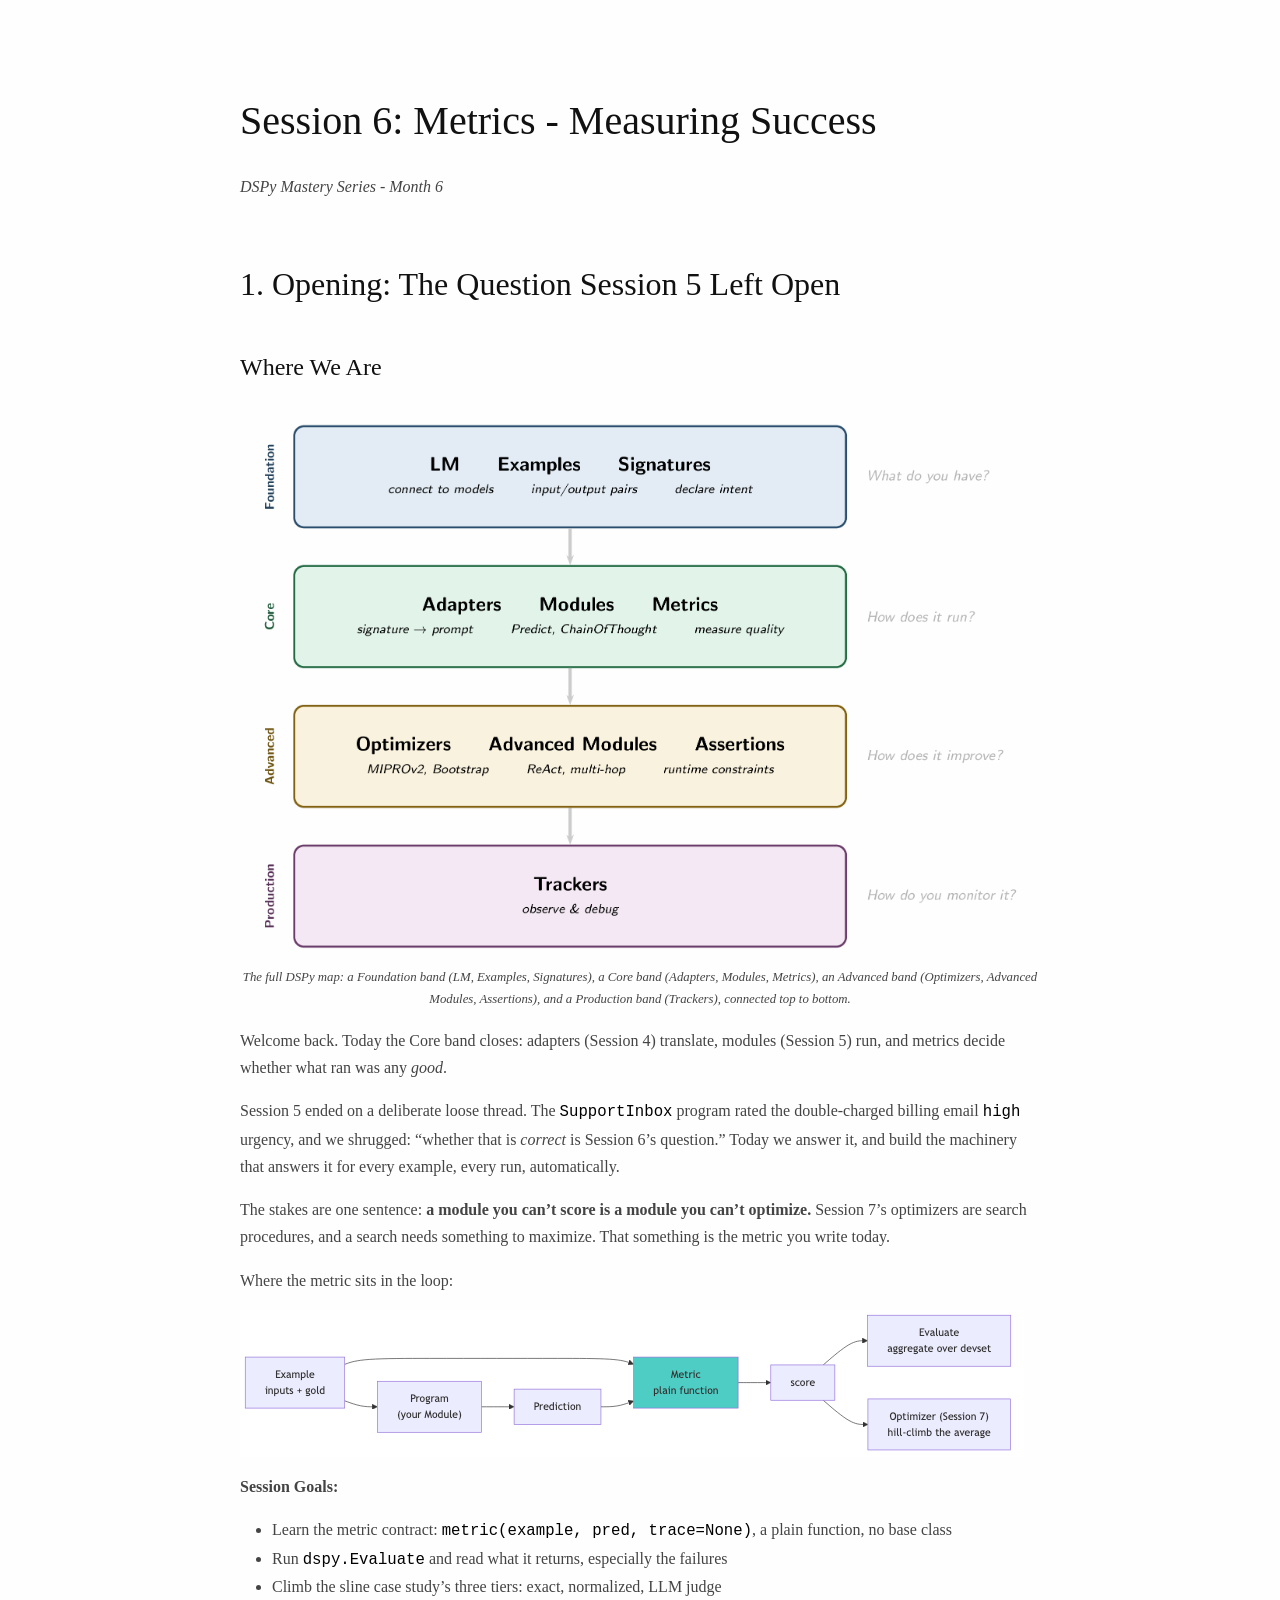
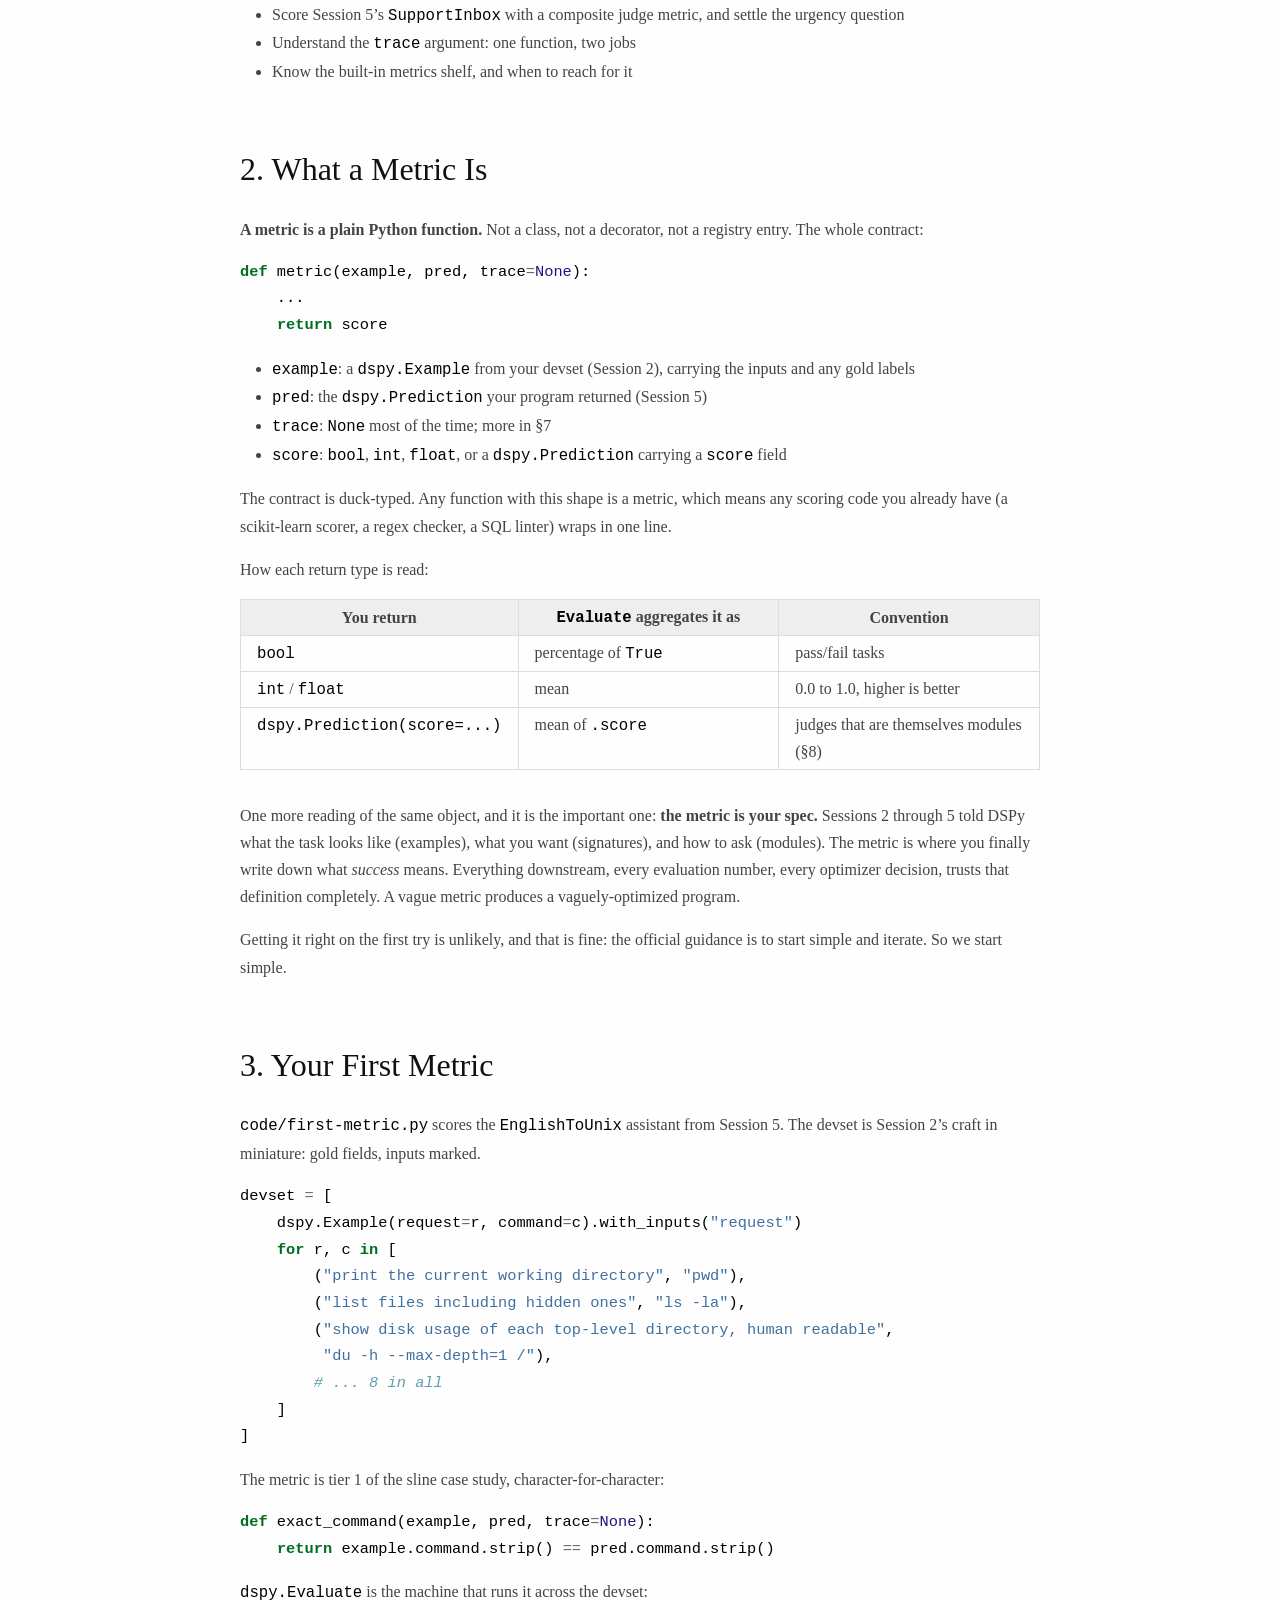
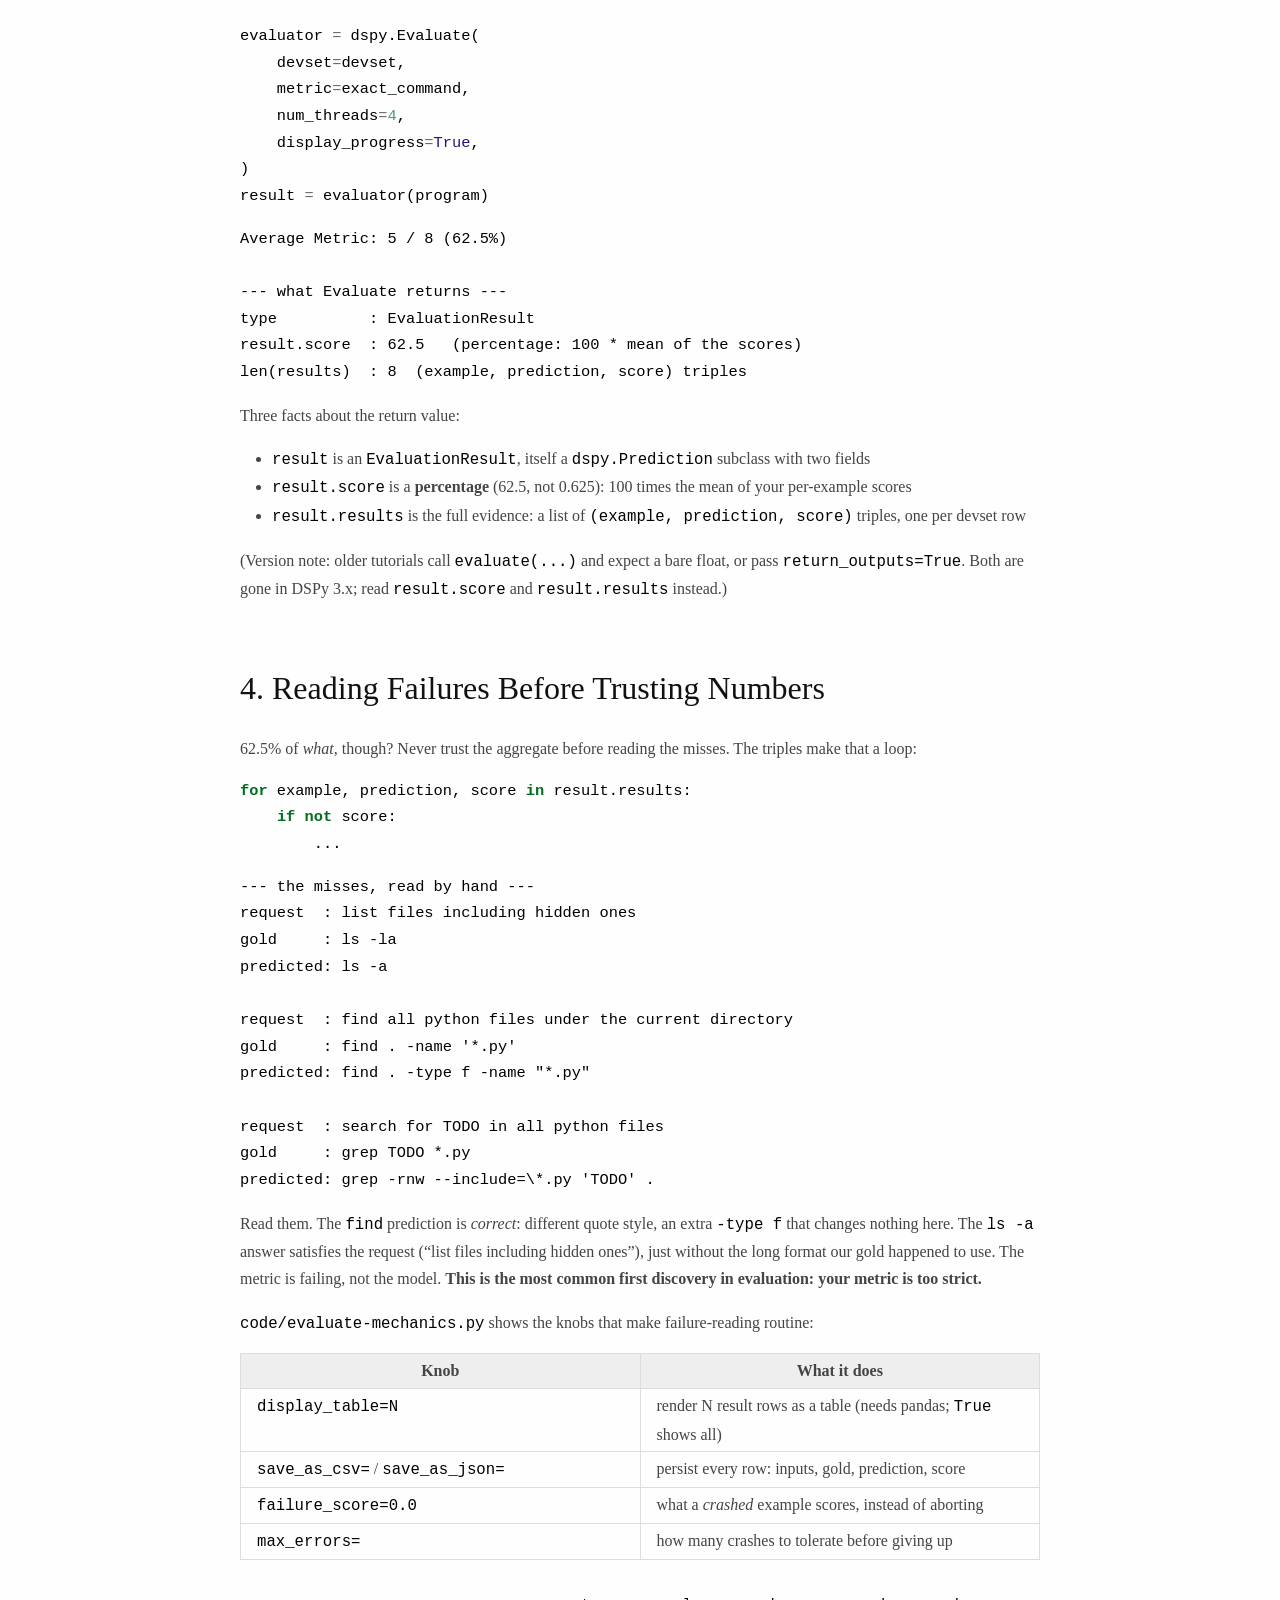
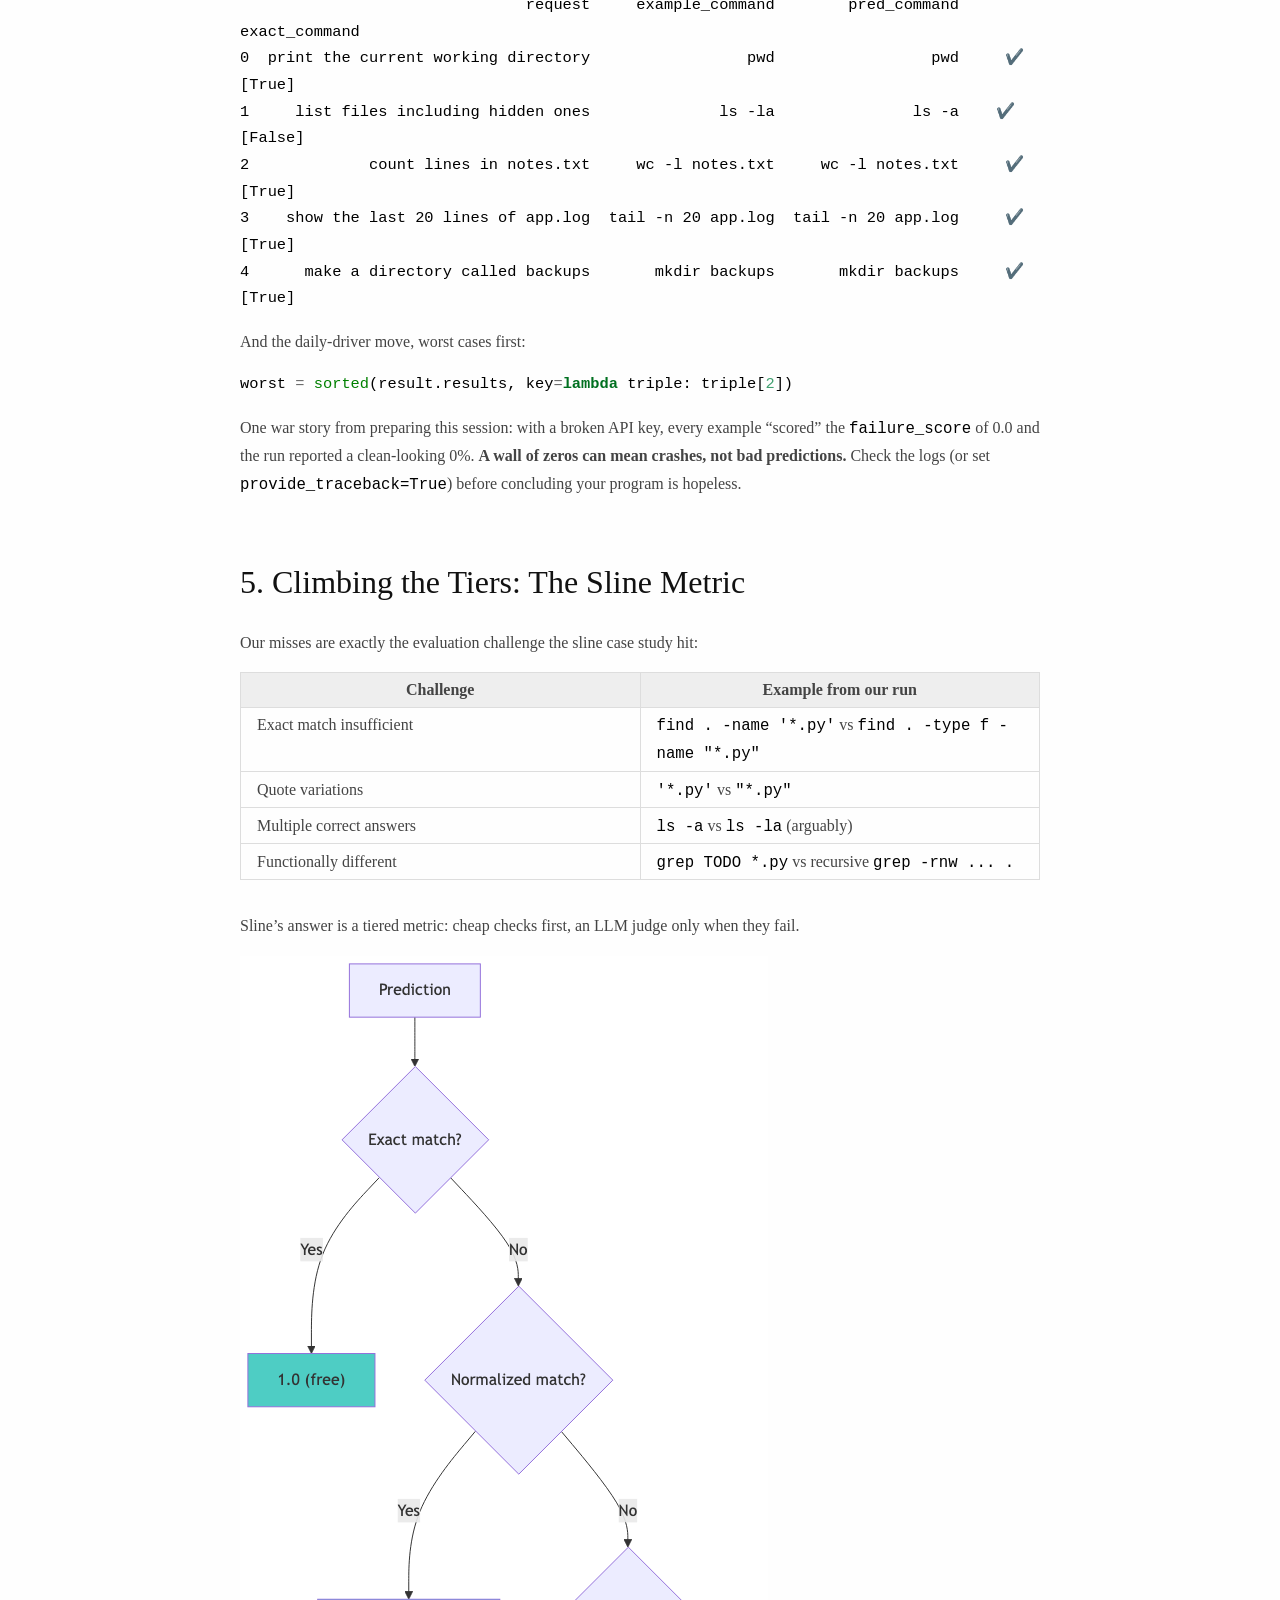
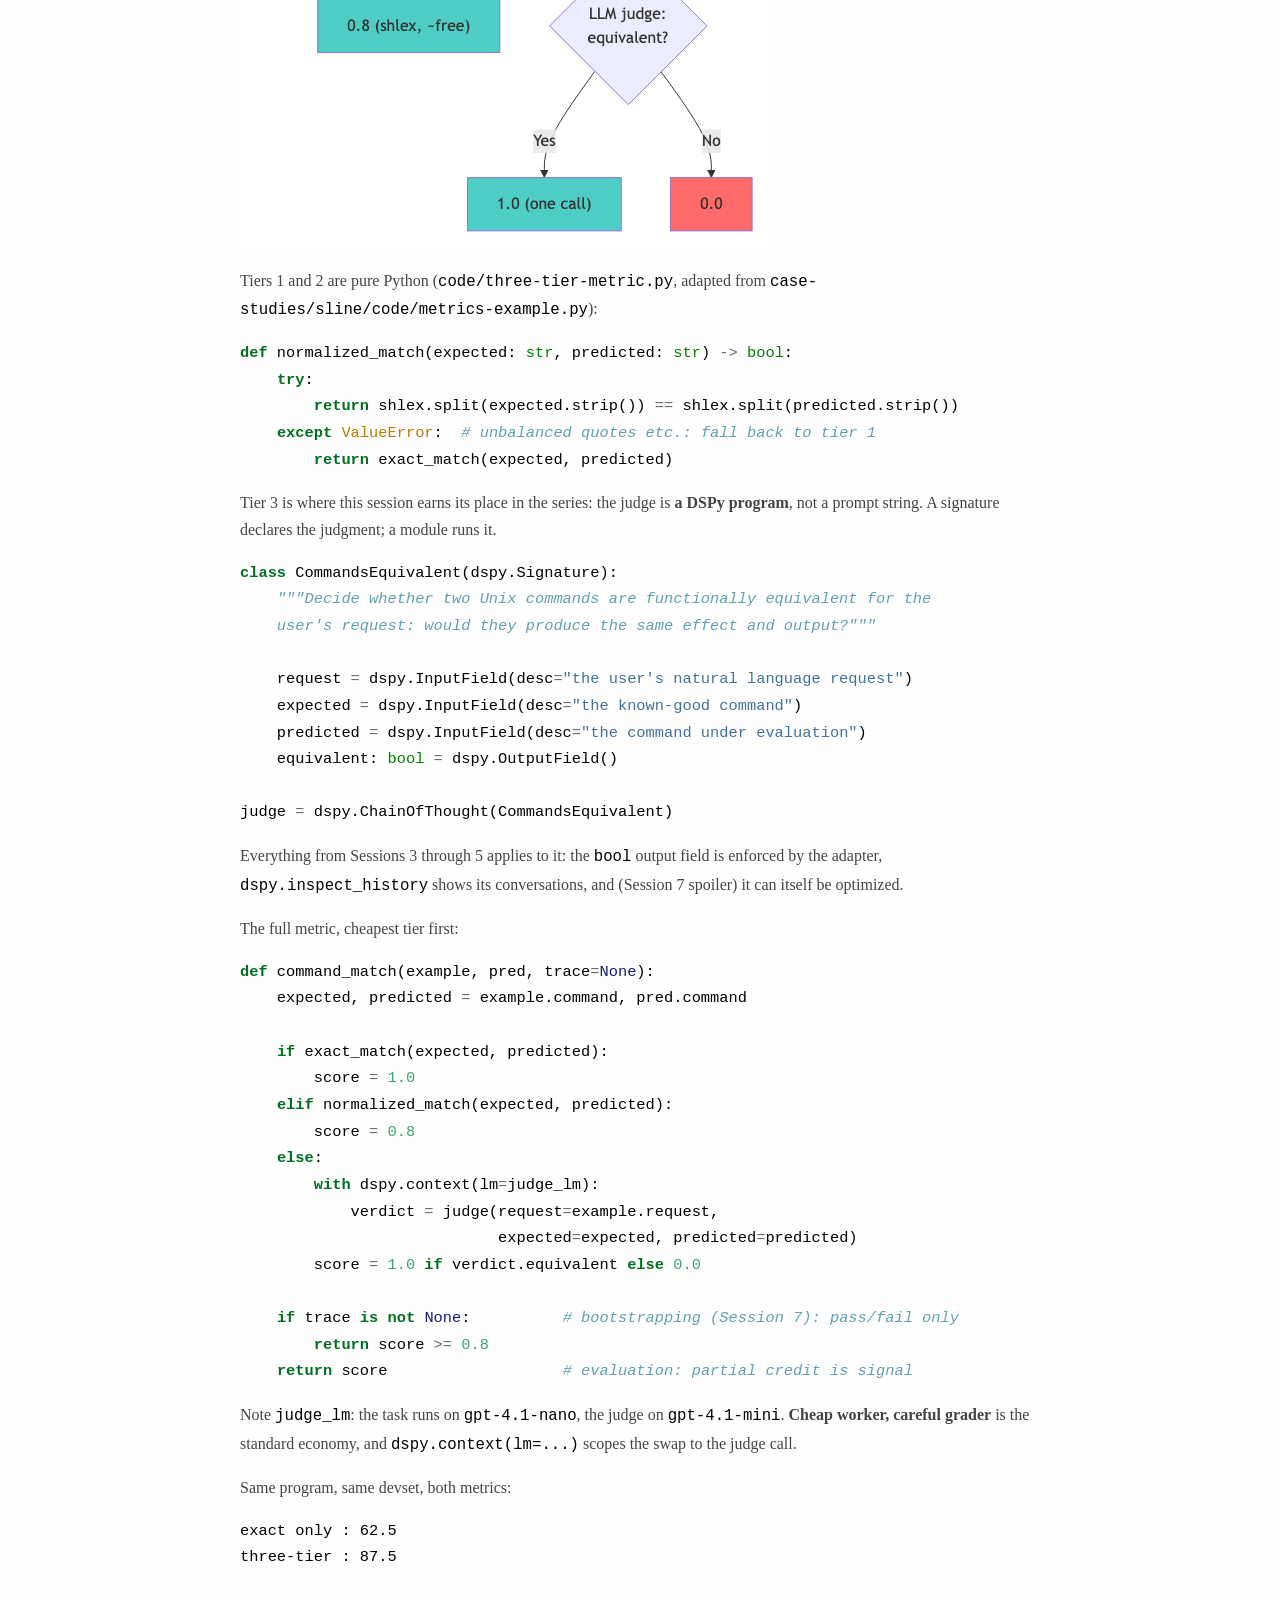
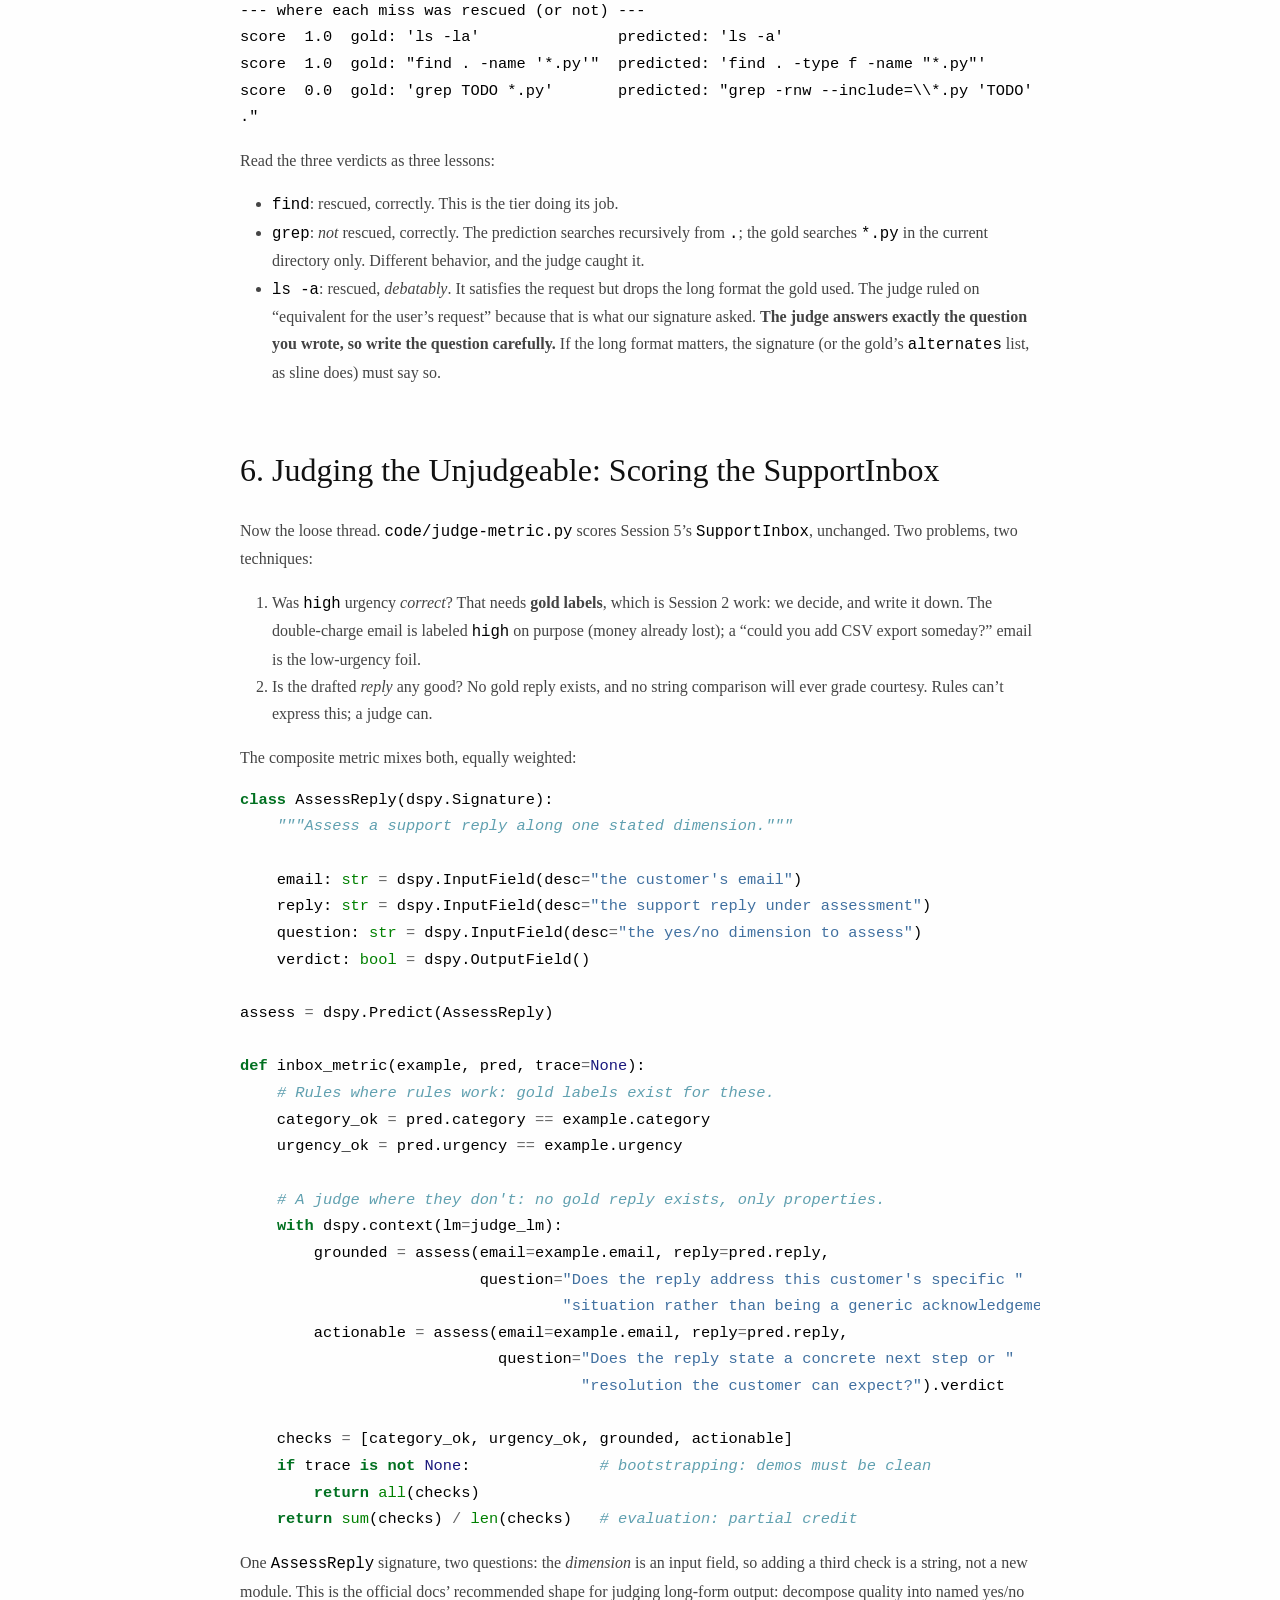
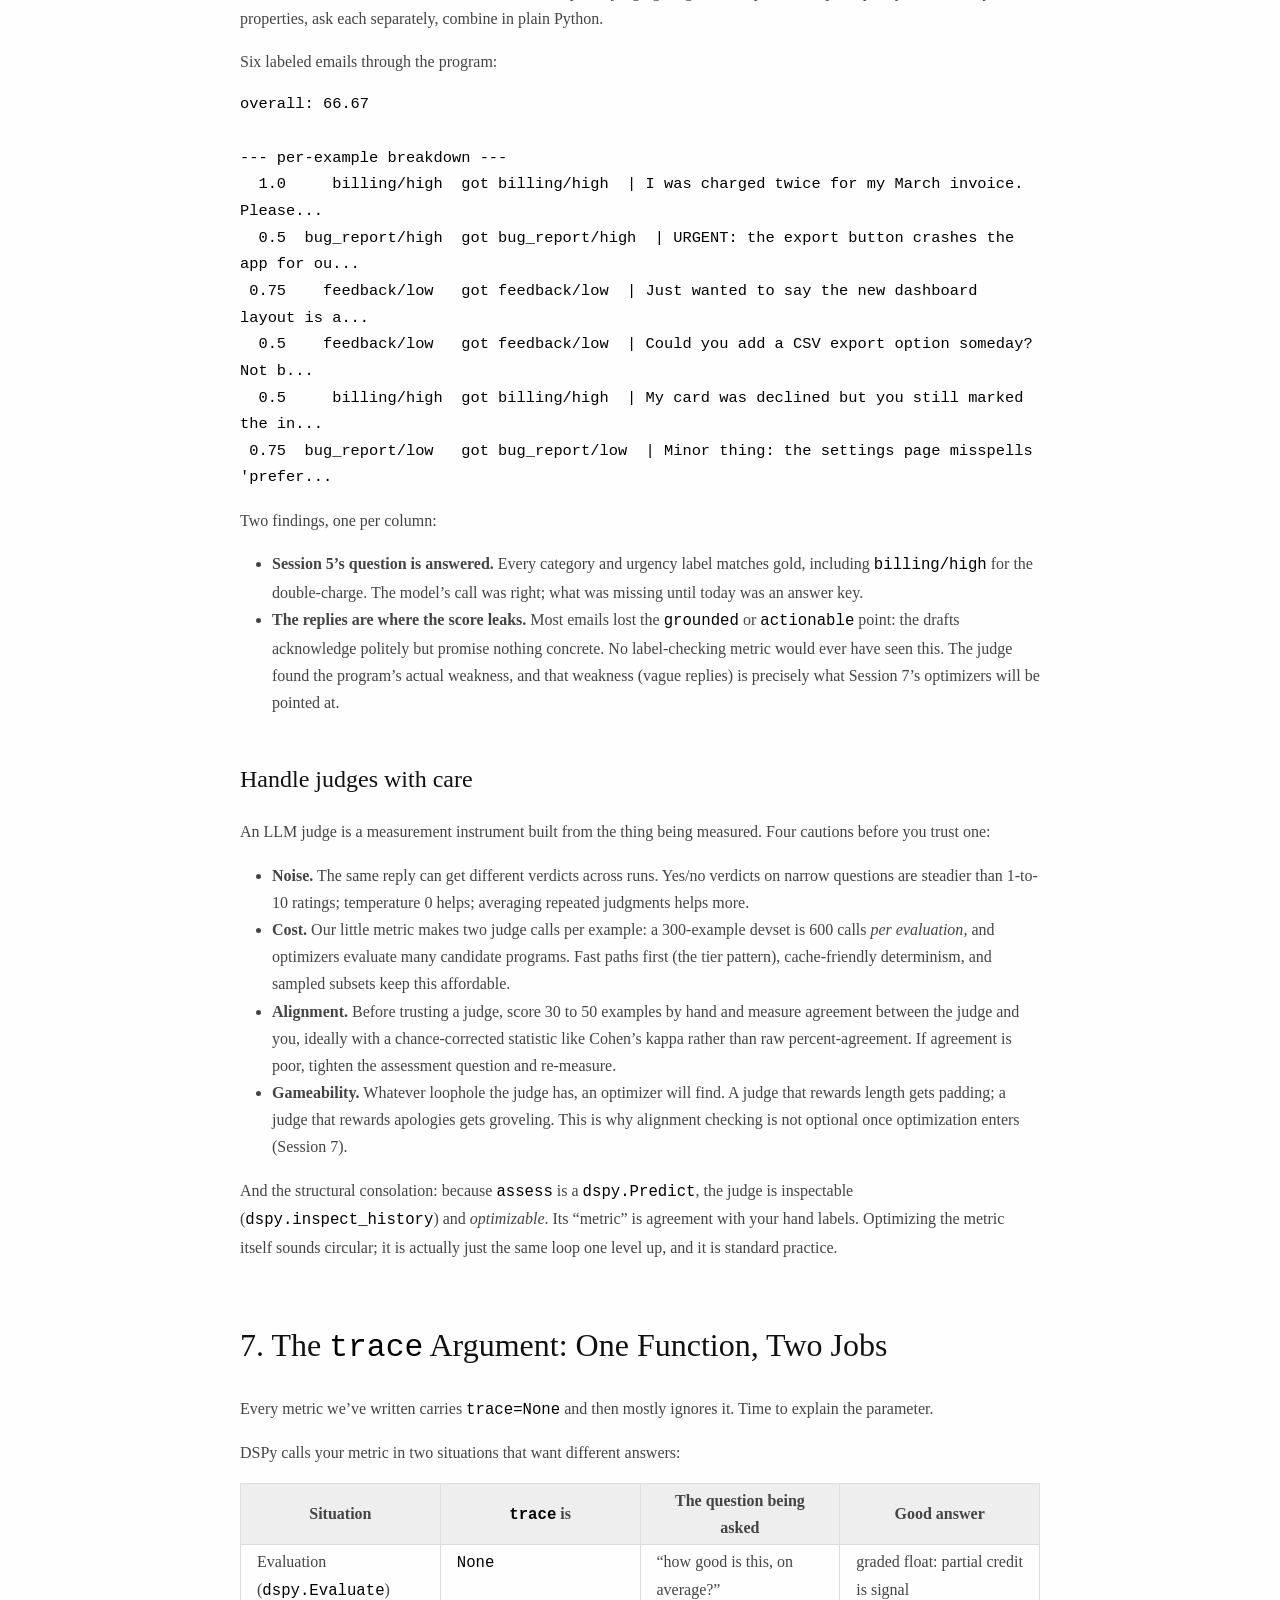
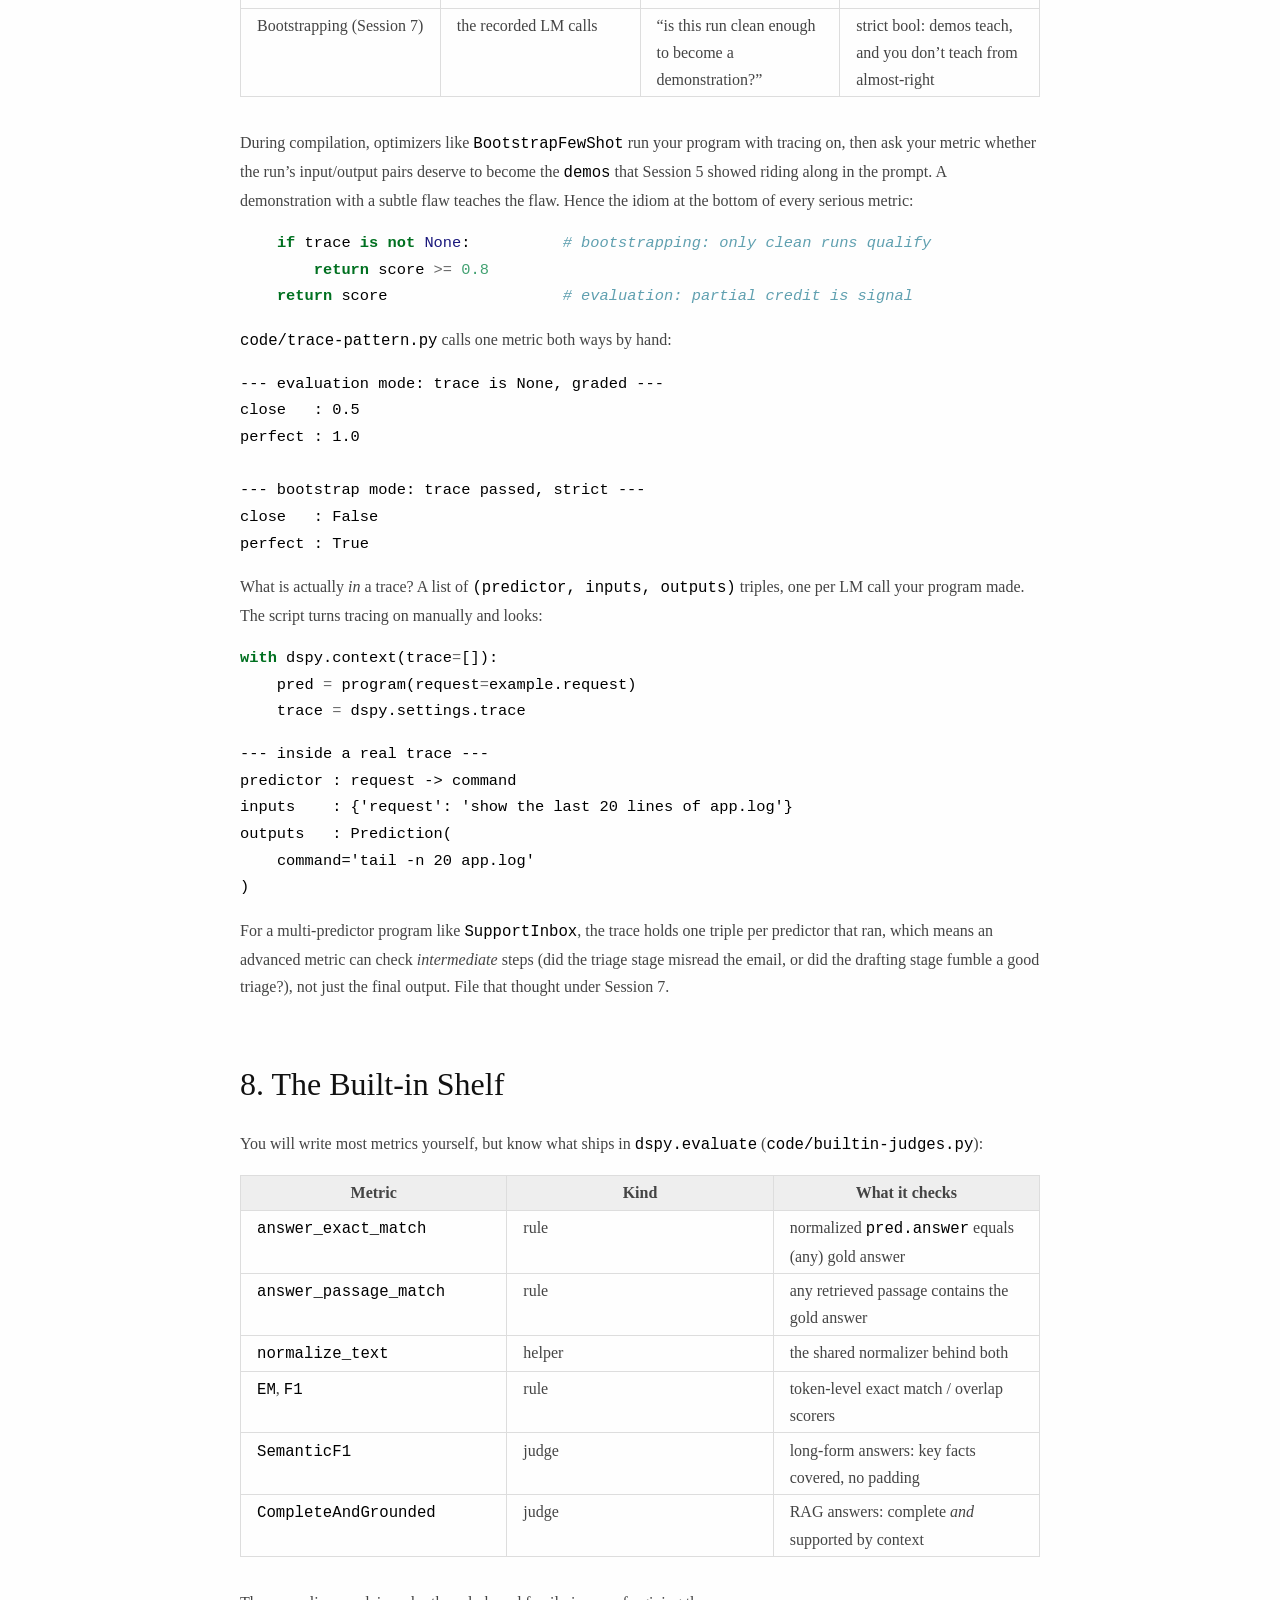
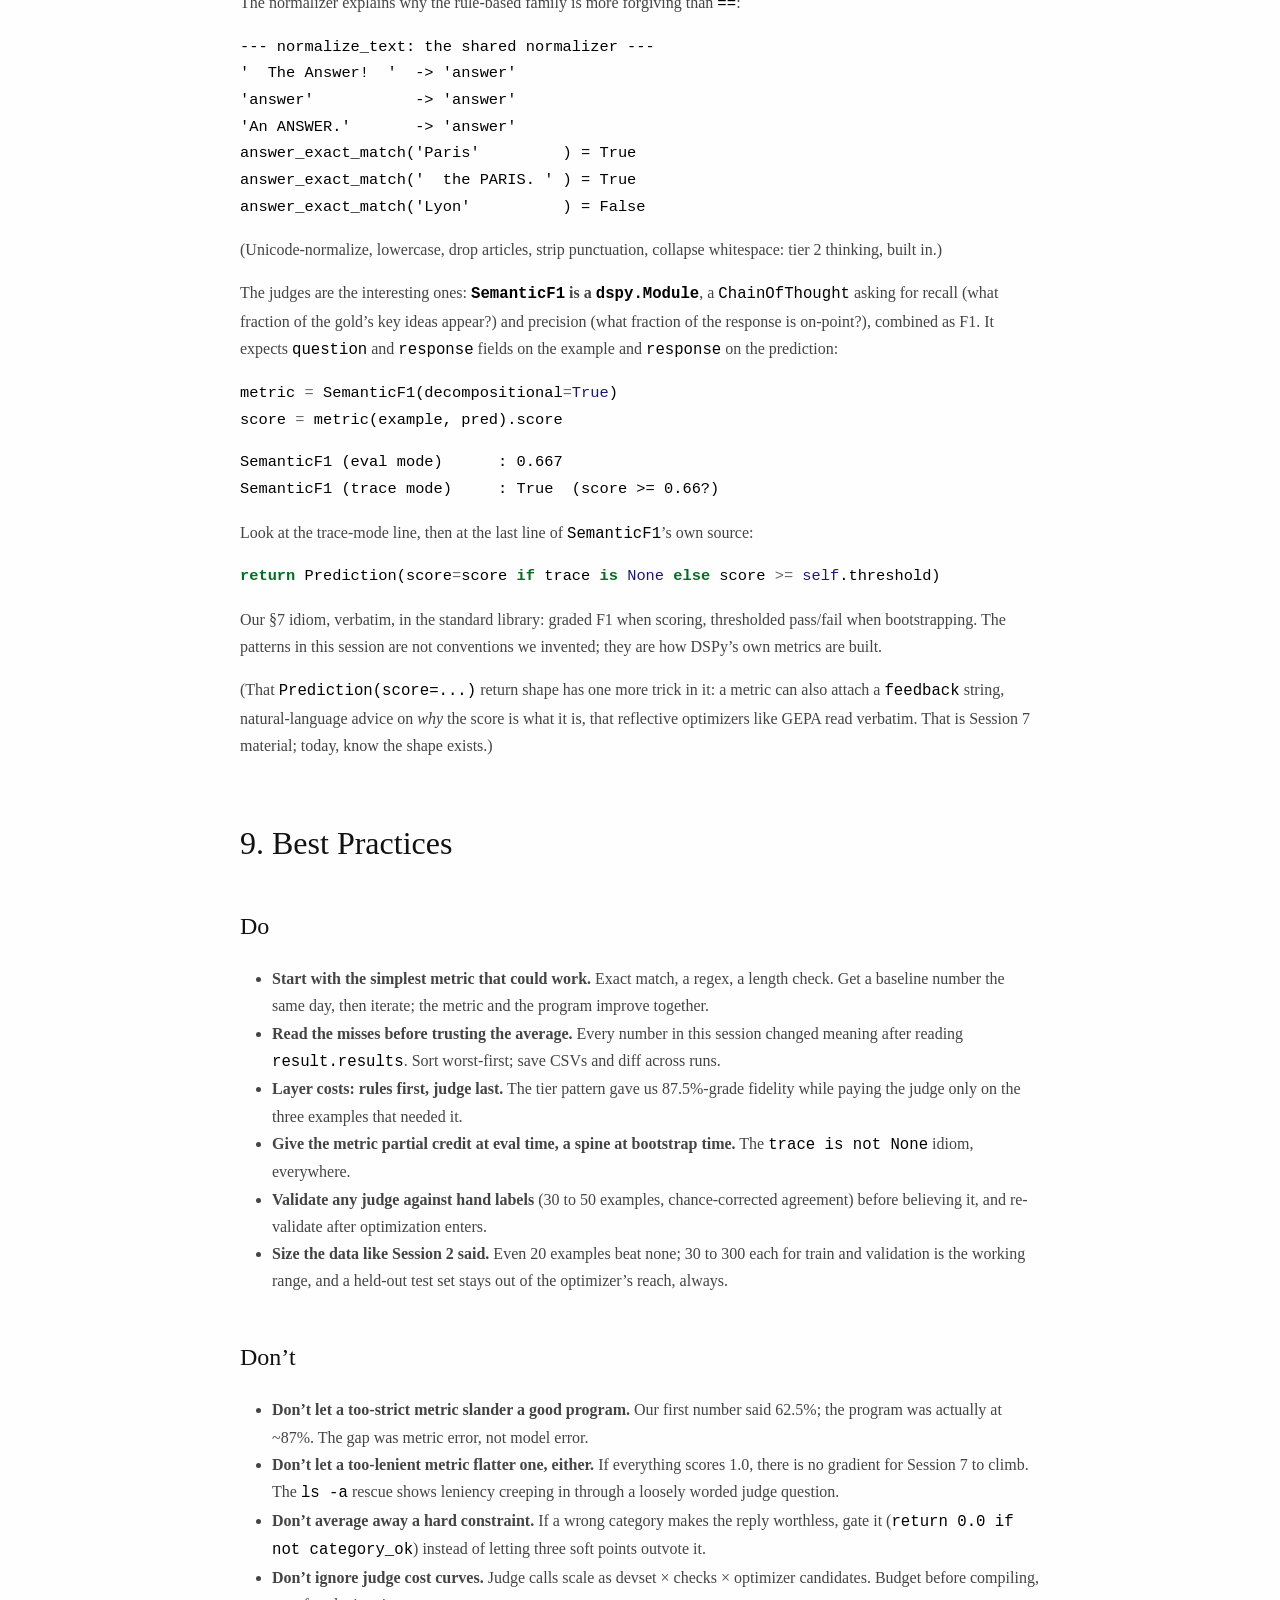
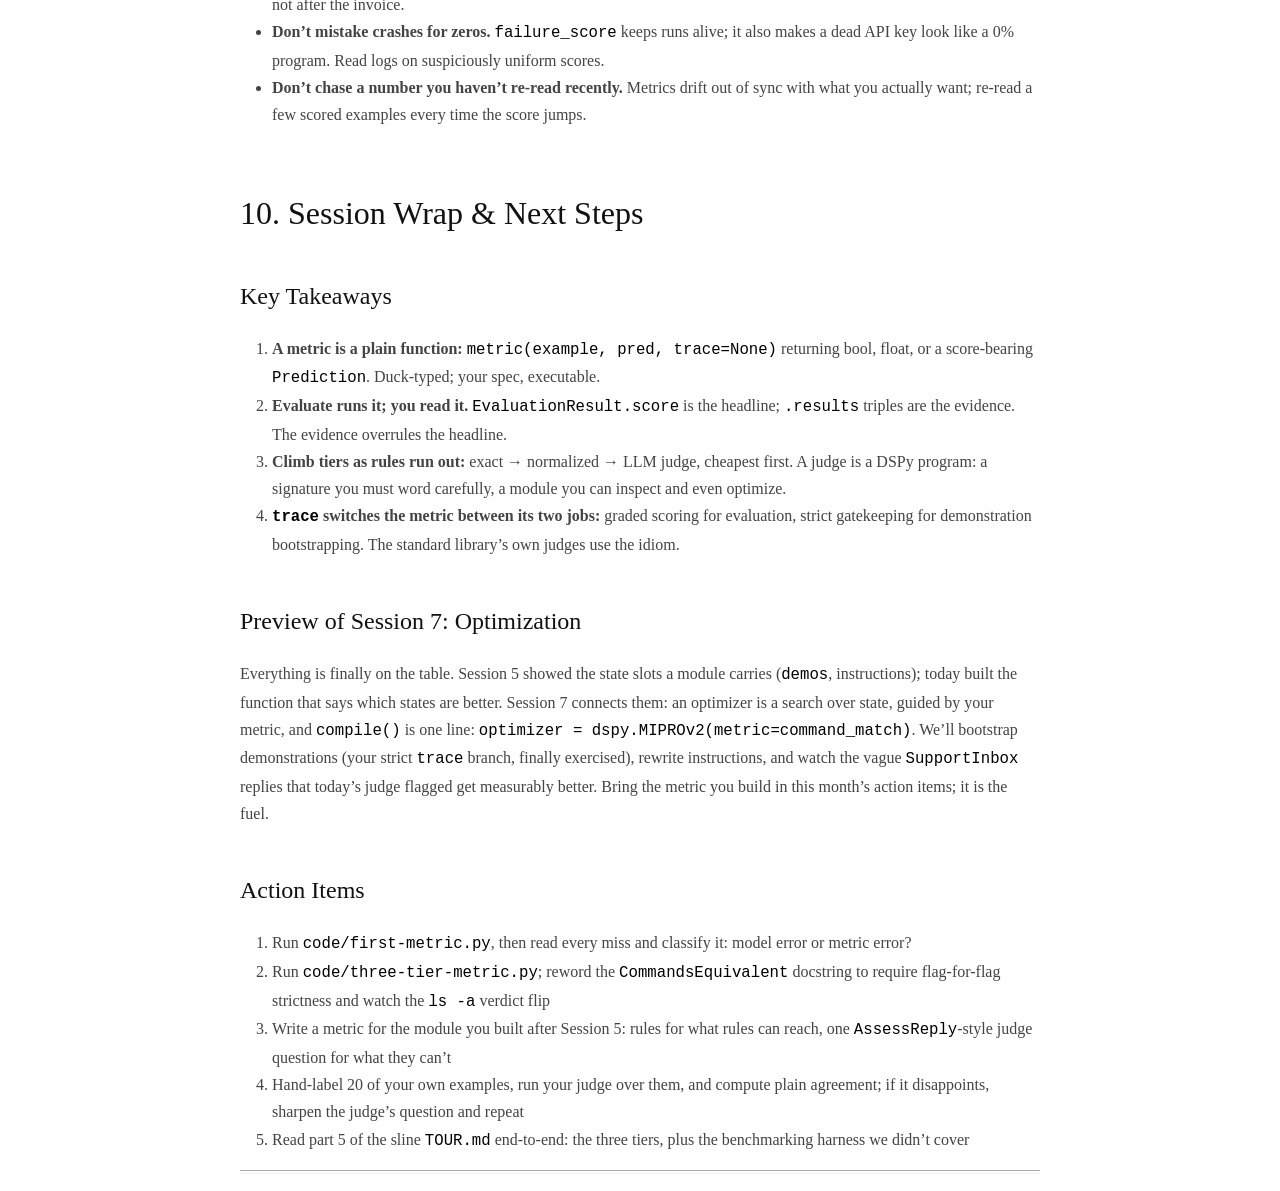
<file: docs/session-6/presentation.html>
<!DOCTYPE html>
<html xmlns="http://www.w3.org/1999/xhtml">
<head>
  <meta charset="utf-8" />
  <meta name="generator" content="pandoc 3.10" />
  <meta name="viewport" content="width=device-width, initial-scale=1.0, user-scalable=yes" />
  <title>presentation</title>
  <style>

span.smallcaps{font-variant: small-caps;}
div.columns{display: flex; gap: 1.5em;}
div.column{flex: auto;}
@media screen {
div.columns{gap: min(4vw, 1.5em);}
div.column{overflow-x: auto;}
}
div.hanging-indent{margin-left: 1.5em; text-indent: -1.5em;}

ul.task-list[class]{list-style: none;}
ul.task-list li input[type="checkbox"] {
font-size: inherit;
width: 0.8em;
margin: 0 0.8em 0.2em -1.6em;
vertical-align: middle;
}
.display.math{display: block; text-align: center; margin: 0.5rem auto;}

html { -webkit-text-size-adjust: 100%; }
pre > code.sourceCode { white-space: pre; position: relative; }
pre > code.sourceCode > span { display: inline-block; line-height: 1.25; }
pre > code.sourceCode > span:empty { height: 1.2em; }
.sourceCode { overflow: visible; }
code.sourceCode > span { color: inherit; text-decoration: inherit; }
div.sourceCode { margin: 1em 0; }
pre.sourceCode { margin: 0; }
@media screen {
div.sourceCode { overflow: auto; }
}
@media print {
pre > code.sourceCode { white-space: pre-wrap; }
pre > code.sourceCode > span { text-indent: -5em; padding-left: 5em; }
}
pre.numberSource code
{ counter-reset: source-line 0; }
pre.numberSource code > span
{ position: relative; left: -4em; counter-increment: source-line; }
pre.numberSource code > span > a:first-child::before
{ content: counter(source-line);
position: relative; left: -1em; text-align: right; vertical-align: baseline;
border: none; display: inline-block;
-webkit-touch-callout: none; -webkit-user-select: none;
-khtml-user-select: none; -moz-user-select: none;
-ms-user-select: none; user-select: none;
padding: 0 4px; width: 4em;
color: #aaaaaa;
}
pre.numberSource { margin-left: 3em; border-left: 1px solid #aaaaaa; padding-left: 4px; }
div.sourceCode
{ }
@media screen {
pre > code.sourceCode > span > a:first-child::before { text-decoration: underline; }
}
code span.al { color: #ff0000; font-weight: bold; } 
code span.an { color: #60a0b0; font-weight: bold; font-style: italic; } 
code span.at { color: #7d9029; } 
code span.bn { color: #40a070; } 
code span.bu { color: #008000; } 
code span.cf { color: #007020; font-weight: bold; } 
code span.ch { color: #4070a0; } 
code span.cn { color: #880000; } 
code span.co { color: #60a0b0; font-style: italic; } 
code span.cv { color: #60a0b0; font-weight: bold; font-style: italic; } 
code span.do { color: #ba2121; font-style: italic; } 
code span.dt { color: #902000; } 
code span.dv { color: #40a070; } 
code span.er { color: #ff0000; font-weight: bold; } 
code span.ex { } 
code span.fl { color: #40a070; } 
code span.fu { color: #06287e; } 
code span.im { color: #008000; font-weight: bold; } 
code span.in { color: #60a0b0; font-weight: bold; font-style: italic; } 
code span.kw { color: #007020; font-weight: bold; } 
code span.op { color: #666666; } 
code span.ot { color: #007020; } 
code span.pp { color: #bc7a00; } 
code span.sc { color: #4070a0; } 
code span.ss { color: #bb6688; } 
code span.st { color: #4070a0; } 
code span.va { color: #19177c; } 
code span.vs { color: #4070a0; } 
code span.wa { color: #60a0b0; font-weight: bold; font-style: italic; } 
</style>
  <style type="text/css">
html {
font-size: 100%;
overflow-y: scroll;
-webkit-text-size-adjust: 100%;
-ms-text-size-adjust: 100%;
}
body {
color: #444;
font-family: Georgia, Palatino, 'Palatino Linotype', Times, 'Times New Roman', serif;
font-size: 12px;
line-height: 1.7;
padding: 1em;
margin: auto;
max-width: 50em; 
background: #fefefe;
}
a {
color: #0645ad;
text-decoration: none;
}
a:visited {
color: #0b0080;
}
a:hover {
color: #06e;
}
a:active {
color: #faa700;
}
a:focus {
outline: thin dotted;
}
*::-moz-selection {
background: rgba(255, 255, 0, 0.3);
color: #000;
}
*::selection {
background: rgba(255, 255, 0, 0.3);
color: #000;
}
a::-moz-selection {
background: rgba(255, 255, 0, 0.3);
color: #0645ad;
}
a::selection {
background: rgba(255, 255, 0, 0.3);
color: #0645ad;
}
p {
margin: 1em 0;
}
img {
max-width: 100%;
}
h1, h2, h3, h4, h5, h6 {
color: #111;
line-height: 125%;
margin-top: 2em;
font-weight: normal;
}
h4, h5, h6 {
font-weight: bold;
}
h1 {
font-size: 2.5em;
}
h2 {
font-size: 2em;
}
h3 {
font-size: 1.5em;
}
h4 {
font-size: 1.2em;
}
h5 {
font-size: 1em;
}
h6 {
font-size: 0.9em;
}
blockquote {
color: #666666;
margin: 0;
padding-left: 3em;
border-left: 0.5em #EEE solid;
}



figure:has(img),
figure:has(svg) {

margin-bottom: 1em; 
box-sizing: border-box; 
}

hr {
display: block;
height: 2px;
border: 0;
border-top: 1px solid #aaa;
border-bottom: 1px solid #eee;
margin: 1em 0;
padding: 0;
clear: both; 
}
pre, code, kbd, samp {
color: #000;
font-family: monospace, monospace;
_font-family: 'courier new', monospace;
font-size: 0.98em;
}
pre {
white-space: pre;
white-space: pre-wrap;
word-wrap: break-word;
}
b, strong {
font-weight: bold;
}
dfn {
font-style: italic;
}
ins {
background: #ff9;
color: #000;
text-decoration: none;
}
mark {
background: #ff0;
color: #000;
font-style: italic;
font-weight: bold;
}
sub, sup {
font-size: 75%;
line-height: 0;
position: relative;
vertical-align: baseline;
}
sup {
top: -0.5em;
}
sub {
bottom: -0.25em;
}
ul, ol {
margin: 1em 0;
padding: 0 0 0 2em;
}
li p:last-child {
margin-bottom: 0;
}
ul ul, ol ol {
margin: .3em 0;
}
dl {
margin-bottom: 1em;
}
dt {
font-weight: bold;
margin-bottom: .8em;
}
dd {
margin: 0 0 .8em 2em;
}
dd:last-child {
margin-bottom: 0;
}
img {
border: 0;
-ms-interpolation-mode: bicubic;
vertical-align: middle;
}
figure {
display: block;
text-align: center;
margin: 1em 0;
}
figure img {
border: none;
margin: 0 auto;
}
figure svg {
display: block; 
margin-left: auto;
margin-right: auto;
max-width: 100%; 
}
figcaption {
font-size: 0.8em;
font-style: italic;
margin: 0 0 .8em;
}
table {
margin-bottom: 2em;
border-bottom: 1px solid #ddd;
border-right: 1px solid #ddd;
border-spacing: 0;
border-collapse: collapse;
}
table th {
padding: .2em 1em;
background-color: #eee;
border-top: 1px solid #ddd;
border-left: 1px solid #ddd;
}
table td {
padding: .2em 1em;
border-top: 1px solid #ddd;
border-left: 1px solid #ddd;
vertical-align: top;
}
.author {
font-size: 1.2em;
text-align: center;
}
@media only screen and (min-width: 480px) {
body {
font-size: 14px;
}
}
@media only screen and (min-width: 768px) {
body {
font-size: 16px;
}
}
@media print {
* {
background: transparent !important;
color: black !important;
filter: none !important;
-ms-filter: none !important;
}
body {
font-size: 12pt;
max-width: 100%;
}
a, a:visited {
text-decoration: underline;
}
hr {
height: 1px;
border: 0;
border-bottom: 1px solid black;
}
a[href]:after {
content: " (" attr(href) ")";
}
abbr[title]:after {
content: " (" attr(title) ")";
}
.ir a:after, a[href^="javascript:"]:after, a[href^="#"]:after {
content: "";
}
pre, blockquote {
border: 1px solid #999;
padding-right: 1em;
page-break-inside: avoid;
}
tr, img {
page-break-inside: avoid;
}
img {
max-width: 100% !important;
}
@page :left {
margin: 15mm 20mm 15mm 10mm;
}
@page :right {
margin: 15mm 10mm 15mm 20mm;
}
p, h2, h3 {
orphans: 3;
widows: 3;
}
h2, h3 {
page-break-after: avoid;
}
}

.notes {
display: none !important;
}
</style>
</head>
<body>
<h1 id="session-6-metrics---measuring-success">Session 6: Metrics -
Measuring Success</h1>
<p><em>DSPy Mastery Series - Month 6</em></p>
<h2 id="opening-the-question-session-5-left-open">1. Opening: The
Question Session 5 Left Open</h2>
<h3 id="where-we-are">Where We Are</h3>
<figure>
<img role="img" aria-label="The full DSPy map: a Foundation band (LM, Examples, Signatures), a Core band (Adapters, Modules, Metrics), an Advanced band (Optimizers, Advanced Modules, Assertions), and a Production band (Trackers), connected top to bottom." src="[data-uri]" alt="The full DSPy map: a Foundation band (LM, Examples, Signatures), a Core band (Adapters, Modules, Metrics), an Advanced band (Optimizers, Advanced Modules, Assertions), and a Production band (Trackers), connected top to bottom." />
<figcaption aria-hidden="true">The full DSPy map: a Foundation band (LM,
Examples, Signatures), a Core band (Adapters, Modules, Metrics), an
Advanced band (Optimizers, Advanced Modules, Assertions), and a
Production band (Trackers), connected top to bottom.</figcaption>
</figure>
<p>Welcome back. Today the Core band closes: adapters (Session 4)
translate, modules (Session 5) run, and metrics decide whether what ran
was any <em>good</em>.</p>
<p>Session 5 ended on a deliberate loose thread. The
<code>SupportInbox</code> program rated the double-charged billing email
<code>high</code> urgency, and we shrugged: “whether that is
<em>correct</em> is Session 6’s question.” Today we answer it, and build
the machinery that answers it for every example, every run,
automatically.</p>
<p>The stakes are one sentence: <strong>a module you can’t score is a
module you can’t optimize.</strong> Session 7’s optimizers are search
procedures, and a search needs something to maximize. That something is
the metric you write today.</p>
<p>Where the metric sits in the loop:</p>
<img role="img" src="[data-uri]" />
<p><strong>Session Goals:</strong></p>
<ul>
<li>Learn the metric contract:
<code>metric(example, pred, trace=None)</code>, a plain function, no
base class</li>
<li>Run <code>dspy.Evaluate</code> and read what it returns, especially
the failures</li>
<li>Climb the sline case study’s three tiers: exact, normalized, LLM
judge</li>
<li>Score Session 5’s <code>SupportInbox</code> with a composite judge
metric, and settle the urgency question</li>
<li>Understand the <code>trace</code> argument: one function, two
jobs</li>
<li>Know the built-in metrics shelf, and when to reach for it</li>
</ul>
<h2 id="what-a-metric-is">2. What a Metric Is</h2>
<p><strong>A metric is a plain Python function.</strong> Not a class,
not a decorator, not a registry entry. The whole contract:</p>
<div class="sourceCode" id="cb1"><pre class="sourceCode python"><code class="sourceCode python"><span id="cb1-1"><a href="#cb1-1" aria-hidden="true" tabindex="-1"></a><span class="kw">def</span> metric(example, pred, trace<span class="op">=</span><span class="va">None</span>):</span>
<span id="cb1-2"><a href="#cb1-2" aria-hidden="true" tabindex="-1"></a>    ...</span>
<span id="cb1-3"><a href="#cb1-3" aria-hidden="true" tabindex="-1"></a>    <span class="cf">return</span> score</span></code></pre></div>
<ul>
<li><code>example</code>: a <code>dspy.Example</code> from your devset
(Session 2), carrying the inputs and any gold labels</li>
<li><code>pred</code>: the <code>dspy.Prediction</code> your program
returned (Session 5)</li>
<li><code>trace</code>: <code>None</code> most of the time; more in
§7</li>
<li><code>score</code>: <code>bool</code>, <code>int</code>,
<code>float</code>, or a <code>dspy.Prediction</code> carrying a
<code>score</code> field</li>
</ul>
<p>The contract is duck-typed. Any function with this shape is a metric,
which means any scoring code you already have (a scikit-learn scorer, a
regex checker, a SQL linter) wraps in one line.</p>
<p>How each return type is read:</p>
<table>
<colgroup>
<col style="width: 33%" />
<col style="width: 33%" />
<col style="width: 33%" />
</colgroup>
<thead>
<tr>
<th>You return</th>
<th><code>Evaluate</code> aggregates it as</th>
<th>Convention</th>
</tr>
</thead>
<tbody>
<tr>
<td><code>bool</code></td>
<td>percentage of <code>True</code></td>
<td>pass/fail tasks</td>
</tr>
<tr>
<td><code>int</code> / <code>float</code></td>
<td>mean</td>
<td>0.0 to 1.0, higher is better</td>
</tr>
<tr>
<td><code>dspy.Prediction(score=...)</code></td>
<td>mean of <code>.score</code></td>
<td>judges that are themselves modules (§8)</td>
</tr>
</tbody>
</table>
<p>One more reading of the same object, and it is the important one:
<strong>the metric is your spec.</strong> Sessions 2 through 5 told DSPy
what the task looks like (examples), what you want (signatures), and how
to ask (modules). The metric is where you finally write down what
<em>success</em> means. Everything downstream, every evaluation number,
every optimizer decision, trusts that definition completely. A vague
metric produces a vaguely-optimized program.</p>
<p>Getting it right on the first try is unlikely, and that is fine: the
official guidance is to start simple and iterate. So we start
simple.</p>
<h2 id="your-first-metric">3. Your First Metric</h2>
<p><code>code/first-metric.py</code> scores the
<code>EnglishToUnix</code> assistant from Session 5. The devset is
Session 2’s craft in miniature: gold fields, inputs marked.</p>
<div class="sourceCode" id="cb2"><pre class="sourceCode python"><code class="sourceCode python"><span id="cb2-1"><a href="#cb2-1" aria-hidden="true" tabindex="-1"></a>devset <span class="op">=</span> [</span>
<span id="cb2-2"><a href="#cb2-2" aria-hidden="true" tabindex="-1"></a>    dspy.Example(request<span class="op">=</span>r, command<span class="op">=</span>c).with_inputs(<span class="st">&quot;request&quot;</span>)</span>
<span id="cb2-3"><a href="#cb2-3" aria-hidden="true" tabindex="-1"></a>    <span class="cf">for</span> r, c <span class="kw">in</span> [</span>
<span id="cb2-4"><a href="#cb2-4" aria-hidden="true" tabindex="-1"></a>        (<span class="st">&quot;print the current working directory&quot;</span>, <span class="st">&quot;pwd&quot;</span>),</span>
<span id="cb2-5"><a href="#cb2-5" aria-hidden="true" tabindex="-1"></a>        (<span class="st">&quot;list files including hidden ones&quot;</span>, <span class="st">&quot;ls -la&quot;</span>),</span>
<span id="cb2-6"><a href="#cb2-6" aria-hidden="true" tabindex="-1"></a>        (<span class="st">&quot;show disk usage of each top-level directory, human readable&quot;</span>,</span>
<span id="cb2-7"><a href="#cb2-7" aria-hidden="true" tabindex="-1"></a>         <span class="st">&quot;du -h --max-depth=1 /&quot;</span>),</span>
<span id="cb2-8"><a href="#cb2-8" aria-hidden="true" tabindex="-1"></a>        <span class="co"># ... 8 in all</span></span>
<span id="cb2-9"><a href="#cb2-9" aria-hidden="true" tabindex="-1"></a>    ]</span>
<span id="cb2-10"><a href="#cb2-10" aria-hidden="true" tabindex="-1"></a>]</span></code></pre></div>
<p>The metric is tier 1 of the sline case study,
character-for-character:</p>
<div class="sourceCode" id="cb3"><pre class="sourceCode python"><code class="sourceCode python"><span id="cb3-1"><a href="#cb3-1" aria-hidden="true" tabindex="-1"></a><span class="kw">def</span> exact_command(example, pred, trace<span class="op">=</span><span class="va">None</span>):</span>
<span id="cb3-2"><a href="#cb3-2" aria-hidden="true" tabindex="-1"></a>    <span class="cf">return</span> example.command.strip() <span class="op">==</span> pred.command.strip()</span></code></pre></div>
<p><code>dspy.Evaluate</code> is the machine that runs it across the
devset:</p>
<div class="sourceCode" id="cb4"><pre class="sourceCode python"><code class="sourceCode python"><span id="cb4-1"><a href="#cb4-1" aria-hidden="true" tabindex="-1"></a>evaluator <span class="op">=</span> dspy.Evaluate(</span>
<span id="cb4-2"><a href="#cb4-2" aria-hidden="true" tabindex="-1"></a>    devset<span class="op">=</span>devset,</span>
<span id="cb4-3"><a href="#cb4-3" aria-hidden="true" tabindex="-1"></a>    metric<span class="op">=</span>exact_command,</span>
<span id="cb4-4"><a href="#cb4-4" aria-hidden="true" tabindex="-1"></a>    num_threads<span class="op">=</span><span class="dv">4</span>,</span>
<span id="cb4-5"><a href="#cb4-5" aria-hidden="true" tabindex="-1"></a>    display_progress<span class="op">=</span><span class="va">True</span>,</span>
<span id="cb4-6"><a href="#cb4-6" aria-hidden="true" tabindex="-1"></a>)</span>
<span id="cb4-7"><a href="#cb4-7" aria-hidden="true" tabindex="-1"></a>result <span class="op">=</span> evaluator(program)</span></code></pre></div>
<pre><code>Average Metric: 5 / 8 (62.5%)

--- what Evaluate returns ---
type          : EvaluationResult
result.score  : 62.5   (percentage: 100 * mean of the scores)
len(results)  : 8  (example, prediction, score) triples</code></pre>
<p>Three facts about the return value:</p>
<ul>
<li><code>result</code> is an <code>EvaluationResult</code>, itself a
<code>dspy.Prediction</code> subclass with two fields</li>
<li><code>result.score</code> is a <strong>percentage</strong> (62.5,
not 0.625): 100 times the mean of your per-example scores</li>
<li><code>result.results</code> is the full evidence: a list of
<code>(example, prediction, score)</code> triples, one per devset
row</li>
</ul>
<p>(Version note: older tutorials call <code>evaluate(...)</code> and
expect a bare float, or pass <code>return_outputs=True</code>. Both are
gone in DSPy 3.x; read <code>result.score</code> and
<code>result.results</code> instead.)</p>
<h2 id="reading-failures-before-trusting-numbers">4. Reading Failures
Before Trusting Numbers</h2>
<p>62.5% of <em>what</em>, though? Never trust the aggregate before
reading the misses. The triples make that a loop:</p>
<div class="sourceCode" id="cb6"><pre class="sourceCode python"><code class="sourceCode python"><span id="cb6-1"><a href="#cb6-1" aria-hidden="true" tabindex="-1"></a><span class="cf">for</span> example, prediction, score <span class="kw">in</span> result.results:</span>
<span id="cb6-2"><a href="#cb6-2" aria-hidden="true" tabindex="-1"></a>    <span class="cf">if</span> <span class="kw">not</span> score:</span>
<span id="cb6-3"><a href="#cb6-3" aria-hidden="true" tabindex="-1"></a>        ...</span></code></pre></div>
<pre><code>--- the misses, read by hand ---
request  : list files including hidden ones
gold     : ls -la
predicted: ls -a

request  : find all python files under the current directory
gold     : find . -name &#39;*.py&#39;
predicted: find . -type f -name &quot;*.py&quot;

request  : search for TODO in all python files
gold     : grep TODO *.py
predicted: grep -rnw --include=\*.py &#39;TODO&#39; .</code></pre>
<p>Read them. The <code>find</code> prediction is <em>correct</em>:
different quote style, an extra <code>-type f</code> that changes
nothing here. The <code>ls -a</code> answer satisfies the request (“list
files including hidden ones”), just without the long format our gold
happened to use. The metric is failing, not the model. <strong>This is
the most common first discovery in evaluation: your metric is too
strict.</strong></p>
<p><code>code/evaluate-mechanics.py</code> shows the knobs that make
failure-reading routine:</p>
<table>
<colgroup>
<col style="width: 50%" />
<col style="width: 50%" />
</colgroup>
<thead>
<tr>
<th>Knob</th>
<th>What it does</th>
</tr>
</thead>
<tbody>
<tr>
<td><code>display_table=N</code></td>
<td>render N result rows as a table (needs pandas; <code>True</code>
shows all)</td>
</tr>
<tr>
<td><code>save_as_csv=</code> / <code>save_as_json=</code></td>
<td>persist every row: inputs, gold, prediction, score</td>
</tr>
<tr>
<td><code>failure_score=0.0</code></td>
<td>what a <em>crashed</em> example scores, instead of aborting</td>
</tr>
<tr>
<td><code>max_errors=</code></td>
<td>how many crashes to tolerate before giving up</td>
</tr>
</tbody>
</table>
<pre><code>                               request     example_command        pred_command exact_command
0  print the current working directory                 pwd                 pwd     ✔️ [True]
1     list files including hidden ones              ls -la               ls -a    ✔️ [False]
2             count lines in notes.txt     wc -l notes.txt     wc -l notes.txt     ✔️ [True]
3    show the last 20 lines of app.log  tail -n 20 app.log  tail -n 20 app.log     ✔️ [True]
4      make a directory called backups       mkdir backups       mkdir backups     ✔️ [True]</code></pre>
<p>And the daily-driver move, worst cases first:</p>
<div class="sourceCode" id="cb9"><pre class="sourceCode python"><code class="sourceCode python"><span id="cb9-1"><a href="#cb9-1" aria-hidden="true" tabindex="-1"></a>worst <span class="op">=</span> <span class="bu">sorted</span>(result.results, key<span class="op">=</span><span class="kw">lambda</span> triple: triple[<span class="dv">2</span>])</span></code></pre></div>
<p>One war story from preparing this session: with a broken API key,
every example “scored” the <code>failure_score</code> of 0.0 and the run
reported a clean-looking 0%. <strong>A wall of zeros can mean crashes,
not bad predictions.</strong> Check the logs (or set
<code>provide_traceback=True</code>) before concluding your program is
hopeless.</p>
<h2 id="climbing-the-tiers-the-sline-metric">5. Climbing the Tiers: The
Sline Metric</h2>
<p>Our misses are exactly the evaluation challenge the sline case study
hit:</p>
<table>
<colgroup>
<col style="width: 50%" />
<col style="width: 50%" />
</colgroup>
<thead>
<tr>
<th>Challenge</th>
<th>Example from our run</th>
</tr>
</thead>
<tbody>
<tr>
<td>Exact match insufficient</td>
<td><code>find . -name &#39;*.py&#39;</code> vs
<code>find . -type f -name &quot;*.py&quot;</code></td>
</tr>
<tr>
<td>Quote variations</td>
<td><code>&#39;*.py&#39;</code> vs <code>&quot;*.py&quot;</code></td>
</tr>
<tr>
<td>Multiple correct answers</td>
<td><code>ls -a</code> vs <code>ls -la</code> (arguably)</td>
</tr>
<tr>
<td>Functionally different</td>
<td><code>grep TODO *.py</code> vs recursive
<code>grep -rnw ... .</code></td>
</tr>
</tbody>
</table>
<p>Sline’s answer is a tiered metric: cheap checks first, an LLM judge
only when they fail.</p>
<img role="img" src="[data-uri]" />
<p>Tiers 1 and 2 are pure Python
(<code>code/three-tier-metric.py</code>, adapted from
<code>case-studies/sline/code/metrics-example.py</code>):</p>
<div class="sourceCode" id="cb10"><pre class="sourceCode python"><code class="sourceCode python"><span id="cb10-1"><a href="#cb10-1" aria-hidden="true" tabindex="-1"></a><span class="kw">def</span> normalized_match(expected: <span class="bu">str</span>, predicted: <span class="bu">str</span>) <span class="op">-&gt;</span> <span class="bu">bool</span>:</span>
<span id="cb10-2"><a href="#cb10-2" aria-hidden="true" tabindex="-1"></a>    <span class="cf">try</span>:</span>
<span id="cb10-3"><a href="#cb10-3" aria-hidden="true" tabindex="-1"></a>        <span class="cf">return</span> shlex.split(expected.strip()) <span class="op">==</span> shlex.split(predicted.strip())</span>
<span id="cb10-4"><a href="#cb10-4" aria-hidden="true" tabindex="-1"></a>    <span class="cf">except</span> <span class="pp">ValueError</span>:  <span class="co"># unbalanced quotes etc.: fall back to tier 1</span></span>
<span id="cb10-5"><a href="#cb10-5" aria-hidden="true" tabindex="-1"></a>        <span class="cf">return</span> exact_match(expected, predicted)</span></code></pre></div>
<p>Tier 3 is where this session earns its place in the series: the judge
is <strong>a DSPy program</strong>, not a prompt string. A signature
declares the judgment; a module runs it.</p>
<div class="sourceCode" id="cb11"><pre class="sourceCode python"><code class="sourceCode python"><span id="cb11-1"><a href="#cb11-1" aria-hidden="true" tabindex="-1"></a><span class="kw">class</span> CommandsEquivalent(dspy.Signature):</span>
<span id="cb11-2"><a href="#cb11-2" aria-hidden="true" tabindex="-1"></a>    <span class="co">&quot;&quot;&quot;Decide whether two Unix commands are functionally equivalent for the</span></span>
<span id="cb11-3"><a href="#cb11-3" aria-hidden="true" tabindex="-1"></a><span class="co">    user&#39;s request: would they produce the same effect and output?&quot;&quot;&quot;</span></span>
<span id="cb11-4"><a href="#cb11-4" aria-hidden="true" tabindex="-1"></a></span>
<span id="cb11-5"><a href="#cb11-5" aria-hidden="true" tabindex="-1"></a>    request <span class="op">=</span> dspy.InputField(desc<span class="op">=</span><span class="st">&quot;the user&#39;s natural language request&quot;</span>)</span>
<span id="cb11-6"><a href="#cb11-6" aria-hidden="true" tabindex="-1"></a>    expected <span class="op">=</span> dspy.InputField(desc<span class="op">=</span><span class="st">&quot;the known-good command&quot;</span>)</span>
<span id="cb11-7"><a href="#cb11-7" aria-hidden="true" tabindex="-1"></a>    predicted <span class="op">=</span> dspy.InputField(desc<span class="op">=</span><span class="st">&quot;the command under evaluation&quot;</span>)</span>
<span id="cb11-8"><a href="#cb11-8" aria-hidden="true" tabindex="-1"></a>    equivalent: <span class="bu">bool</span> <span class="op">=</span> dspy.OutputField()</span>
<span id="cb11-9"><a href="#cb11-9" aria-hidden="true" tabindex="-1"></a></span>
<span id="cb11-10"><a href="#cb11-10" aria-hidden="true" tabindex="-1"></a>judge <span class="op">=</span> dspy.ChainOfThought(CommandsEquivalent)</span></code></pre></div>
<p>Everything from Sessions 3 through 5 applies to it: the
<code>bool</code> output field is enforced by the adapter,
<code>dspy.inspect_history</code> shows its conversations, and (Session
7 spoiler) it can itself be optimized.</p>
<p>The full metric, cheapest tier first:</p>
<div class="sourceCode" id="cb12"><pre class="sourceCode python"><code class="sourceCode python"><span id="cb12-1"><a href="#cb12-1" aria-hidden="true" tabindex="-1"></a><span class="kw">def</span> command_match(example, pred, trace<span class="op">=</span><span class="va">None</span>):</span>
<span id="cb12-2"><a href="#cb12-2" aria-hidden="true" tabindex="-1"></a>    expected, predicted <span class="op">=</span> example.command, pred.command</span>
<span id="cb12-3"><a href="#cb12-3" aria-hidden="true" tabindex="-1"></a></span>
<span id="cb12-4"><a href="#cb12-4" aria-hidden="true" tabindex="-1"></a>    <span class="cf">if</span> exact_match(expected, predicted):</span>
<span id="cb12-5"><a href="#cb12-5" aria-hidden="true" tabindex="-1"></a>        score <span class="op">=</span> <span class="fl">1.0</span></span>
<span id="cb12-6"><a href="#cb12-6" aria-hidden="true" tabindex="-1"></a>    <span class="cf">elif</span> normalized_match(expected, predicted):</span>
<span id="cb12-7"><a href="#cb12-7" aria-hidden="true" tabindex="-1"></a>        score <span class="op">=</span> <span class="fl">0.8</span></span>
<span id="cb12-8"><a href="#cb12-8" aria-hidden="true" tabindex="-1"></a>    <span class="cf">else</span>:</span>
<span id="cb12-9"><a href="#cb12-9" aria-hidden="true" tabindex="-1"></a>        <span class="cf">with</span> dspy.context(lm<span class="op">=</span>judge_lm):</span>
<span id="cb12-10"><a href="#cb12-10" aria-hidden="true" tabindex="-1"></a>            verdict <span class="op">=</span> judge(request<span class="op">=</span>example.request,</span>
<span id="cb12-11"><a href="#cb12-11" aria-hidden="true" tabindex="-1"></a>                            expected<span class="op">=</span>expected, predicted<span class="op">=</span>predicted)</span>
<span id="cb12-12"><a href="#cb12-12" aria-hidden="true" tabindex="-1"></a>        score <span class="op">=</span> <span class="fl">1.0</span> <span class="cf">if</span> verdict.equivalent <span class="cf">else</span> <span class="fl">0.0</span></span>
<span id="cb12-13"><a href="#cb12-13" aria-hidden="true" tabindex="-1"></a></span>
<span id="cb12-14"><a href="#cb12-14" aria-hidden="true" tabindex="-1"></a>    <span class="cf">if</span> trace <span class="kw">is</span> <span class="kw">not</span> <span class="va">None</span>:          <span class="co"># bootstrapping (Session 7): pass/fail only</span></span>
<span id="cb12-15"><a href="#cb12-15" aria-hidden="true" tabindex="-1"></a>        <span class="cf">return</span> score <span class="op">&gt;=</span> <span class="fl">0.8</span></span>
<span id="cb12-16"><a href="#cb12-16" aria-hidden="true" tabindex="-1"></a>    <span class="cf">return</span> score                   <span class="co"># evaluation: partial credit is signal</span></span></code></pre></div>
<p>Note <code>judge_lm</code>: the task runs on
<code>gpt-4.1-nano</code>, the judge on <code>gpt-4.1-mini</code>.
<strong>Cheap worker, careful grader</strong> is the standard economy,
and <code>dspy.context(lm=...)</code> scopes the swap to the judge
call.</p>
<p>Same program, same devset, both metrics:</p>
<pre><code>exact only : 62.5
three-tier : 87.5

--- where each miss was rescued (or not) ---
score  1.0  gold: &#39;ls -la&#39;               predicted: &#39;ls -a&#39;
score  1.0  gold: &quot;find . -name &#39;*.py&#39;&quot;  predicted: &#39;find . -type f -name &quot;*.py&quot;&#39;
score  0.0  gold: &#39;grep TODO *.py&#39;       predicted: &quot;grep -rnw --include=\\*.py &#39;TODO&#39; .&quot;</code></pre>
<p>Read the three verdicts as three lessons:</p>
<ul>
<li><code>find</code>: rescued, correctly. This is the tier doing its
job.</li>
<li><code>grep</code>: <em>not</em> rescued, correctly. The prediction
searches recursively from <code>.</code>; the gold searches
<code>*.py</code> in the current directory only. Different behavior, and
the judge caught it.</li>
<li><code>ls -a</code>: rescued, <em>debatably</em>. It satisfies the
request but drops the long format the gold used. The judge ruled on
“equivalent for the user’s request” because that is what our signature
asked. <strong>The judge answers exactly the question you wrote, so
write the question carefully.</strong> If the long format matters, the
signature (or the gold’s <code>alternates</code> list, as sline does)
must say so.</li>
</ul>
<h2 id="judging-the-unjudgeable-scoring-the-supportinbox">6. Judging the
Unjudgeable: Scoring the SupportInbox</h2>
<p>Now the loose thread. <code>code/judge-metric.py</code> scores
Session 5’s <code>SupportInbox</code>, unchanged. Two problems, two
techniques:</p>
<ol type="1">
<li>Was <code>high</code> urgency <em>correct</em>? That needs
<strong>gold labels</strong>, which is Session 2 work: we decide, and
write it down. The double-charge email is labeled <code>high</code> on
purpose (money already lost); a “could you add CSV export someday?”
email is the low-urgency foil.</li>
<li>Is the drafted <em>reply</em> any good? No gold reply exists, and no
string comparison will ever grade courtesy. Rules can’t express this; a
judge can.</li>
</ol>
<p>The composite metric mixes both, equally weighted:</p>
<div class="sourceCode" id="cb14"><pre class="sourceCode python"><code class="sourceCode python"><span id="cb14-1"><a href="#cb14-1" aria-hidden="true" tabindex="-1"></a><span class="kw">class</span> AssessReply(dspy.Signature):</span>
<span id="cb14-2"><a href="#cb14-2" aria-hidden="true" tabindex="-1"></a>    <span class="co">&quot;&quot;&quot;Assess a support reply along one stated dimension.&quot;&quot;&quot;</span></span>
<span id="cb14-3"><a href="#cb14-3" aria-hidden="true" tabindex="-1"></a></span>
<span id="cb14-4"><a href="#cb14-4" aria-hidden="true" tabindex="-1"></a>    email: <span class="bu">str</span> <span class="op">=</span> dspy.InputField(desc<span class="op">=</span><span class="st">&quot;the customer&#39;s email&quot;</span>)</span>
<span id="cb14-5"><a href="#cb14-5" aria-hidden="true" tabindex="-1"></a>    reply: <span class="bu">str</span> <span class="op">=</span> dspy.InputField(desc<span class="op">=</span><span class="st">&quot;the support reply under assessment&quot;</span>)</span>
<span id="cb14-6"><a href="#cb14-6" aria-hidden="true" tabindex="-1"></a>    question: <span class="bu">str</span> <span class="op">=</span> dspy.InputField(desc<span class="op">=</span><span class="st">&quot;the yes/no dimension to assess&quot;</span>)</span>
<span id="cb14-7"><a href="#cb14-7" aria-hidden="true" tabindex="-1"></a>    verdict: <span class="bu">bool</span> <span class="op">=</span> dspy.OutputField()</span>
<span id="cb14-8"><a href="#cb14-8" aria-hidden="true" tabindex="-1"></a></span>
<span id="cb14-9"><a href="#cb14-9" aria-hidden="true" tabindex="-1"></a>assess <span class="op">=</span> dspy.Predict(AssessReply)</span>
<span id="cb14-10"><a href="#cb14-10" aria-hidden="true" tabindex="-1"></a></span>
<span id="cb14-11"><a href="#cb14-11" aria-hidden="true" tabindex="-1"></a><span class="kw">def</span> inbox_metric(example, pred, trace<span class="op">=</span><span class="va">None</span>):</span>
<span id="cb14-12"><a href="#cb14-12" aria-hidden="true" tabindex="-1"></a>    <span class="co"># Rules where rules work: gold labels exist for these.</span></span>
<span id="cb14-13"><a href="#cb14-13" aria-hidden="true" tabindex="-1"></a>    category_ok <span class="op">=</span> pred.category <span class="op">==</span> example.category</span>
<span id="cb14-14"><a href="#cb14-14" aria-hidden="true" tabindex="-1"></a>    urgency_ok <span class="op">=</span> pred.urgency <span class="op">==</span> example.urgency</span>
<span id="cb14-15"><a href="#cb14-15" aria-hidden="true" tabindex="-1"></a></span>
<span id="cb14-16"><a href="#cb14-16" aria-hidden="true" tabindex="-1"></a>    <span class="co"># A judge where they don&#39;t: no gold reply exists, only properties.</span></span>
<span id="cb14-17"><a href="#cb14-17" aria-hidden="true" tabindex="-1"></a>    <span class="cf">with</span> dspy.context(lm<span class="op">=</span>judge_lm):</span>
<span id="cb14-18"><a href="#cb14-18" aria-hidden="true" tabindex="-1"></a>        grounded <span class="op">=</span> assess(email<span class="op">=</span>example.email, reply<span class="op">=</span>pred.reply,</span>
<span id="cb14-19"><a href="#cb14-19" aria-hidden="true" tabindex="-1"></a>                          question<span class="op">=</span><span class="st">&quot;Does the reply address this customer&#39;s specific &quot;</span></span>
<span id="cb14-20"><a href="#cb14-20" aria-hidden="true" tabindex="-1"></a>                                   <span class="st">&quot;situation rather than being a generic acknowledgement?&quot;</span>).verdict</span>
<span id="cb14-21"><a href="#cb14-21" aria-hidden="true" tabindex="-1"></a>        actionable <span class="op">=</span> assess(email<span class="op">=</span>example.email, reply<span class="op">=</span>pred.reply,</span>
<span id="cb14-22"><a href="#cb14-22" aria-hidden="true" tabindex="-1"></a>                            question<span class="op">=</span><span class="st">&quot;Does the reply state a concrete next step or &quot;</span></span>
<span id="cb14-23"><a href="#cb14-23" aria-hidden="true" tabindex="-1"></a>                                     <span class="st">&quot;resolution the customer can expect?&quot;</span>).verdict</span>
<span id="cb14-24"><a href="#cb14-24" aria-hidden="true" tabindex="-1"></a></span>
<span id="cb14-25"><a href="#cb14-25" aria-hidden="true" tabindex="-1"></a>    checks <span class="op">=</span> [category_ok, urgency_ok, grounded, actionable]</span>
<span id="cb14-26"><a href="#cb14-26" aria-hidden="true" tabindex="-1"></a>    <span class="cf">if</span> trace <span class="kw">is</span> <span class="kw">not</span> <span class="va">None</span>:              <span class="co"># bootstrapping: demos must be clean</span></span>
<span id="cb14-27"><a href="#cb14-27" aria-hidden="true" tabindex="-1"></a>        <span class="cf">return</span> <span class="bu">all</span>(checks)</span>
<span id="cb14-28"><a href="#cb14-28" aria-hidden="true" tabindex="-1"></a>    <span class="cf">return</span> <span class="bu">sum</span>(checks) <span class="op">/</span> <span class="bu">len</span>(checks)   <span class="co"># evaluation: partial credit</span></span></code></pre></div>
<p>One <code>AssessReply</code> signature, two questions: the
<em>dimension</em> is an input field, so adding a third check is a
string, not a new module. This is the official docs’ recommended shape
for judging long-form output: decompose quality into named yes/no
properties, ask each separately, combine in plain Python.</p>
<p>Six labeled emails through the program:</p>
<pre><code>overall: 66.67

--- per-example breakdown ---
  1.0     billing/high  got billing/high  | I was charged twice for my March invoice. Please...
  0.5  bug_report/high  got bug_report/high  | URGENT: the export button crashes the app for ou...
 0.75    feedback/low   got feedback/low  | Just wanted to say the new dashboard layout is a...
  0.5    feedback/low   got feedback/low  | Could you add a CSV export option someday? Not b...
  0.5     billing/high  got billing/high  | My card was declined but you still marked the in...
 0.75  bug_report/low   got bug_report/low  | Minor thing: the settings page misspells &#39;prefer...</code></pre>
<p>Two findings, one per column:</p>
<ul>
<li><strong>Session 5’s question is answered.</strong> Every category
and urgency label matches gold, including <code>billing/high</code> for
the double-charge. The model’s call was right; what was missing until
today was an answer key.</li>
<li><strong>The replies are where the score leaks.</strong> Most emails
lost the <code>grounded</code> or <code>actionable</code> point: the
drafts acknowledge politely but promise nothing concrete. No
label-checking metric would ever have seen this. The judge found the
program’s actual weakness, and that weakness (vague replies) is
precisely what Session 7’s optimizers will be pointed at.</li>
</ul>
<h3 id="handle-judges-with-care">Handle judges with care</h3>
<p>An LLM judge is a measurement instrument built from the thing being
measured. Four cautions before you trust one:</p>
<ul>
<li><strong>Noise.</strong> The same reply can get different verdicts
across runs. Yes/no verdicts on narrow questions are steadier than
1-to-10 ratings; temperature 0 helps; averaging repeated judgments helps
more.</li>
<li><strong>Cost.</strong> Our little metric makes two judge calls per
example: a 300-example devset is 600 calls <em>per evaluation</em>, and
optimizers evaluate many candidate programs. Fast paths first (the tier
pattern), cache-friendly determinism, and sampled subsets keep this
affordable.</li>
<li><strong>Alignment.</strong> Before trusting a judge, score 30 to 50
examples by hand and measure agreement between the judge and you,
ideally with a chance-corrected statistic like Cohen’s kappa rather than
raw percent-agreement. If agreement is poor, tighten the assessment
question and re-measure.</li>
<li><strong>Gameability.</strong> Whatever loophole the judge has, an
optimizer will find. A judge that rewards length gets padding; a judge
that rewards apologies gets groveling. This is why alignment checking is
not optional once optimization enters (Session 7).</li>
</ul>
<p>And the structural consolation: because <code>assess</code> is a
<code>dspy.Predict</code>, the judge is inspectable
(<code>dspy.inspect_history</code>) and <em>optimizable</em>. Its
“metric” is agreement with your hand labels. Optimizing the metric
itself sounds circular; it is actually just the same loop one level up,
and it is standard practice.</p>
<h2 id="the-trace-argument-one-function-two-jobs">7. The
<code>trace</code> Argument: One Function, Two Jobs</h2>
<p>Every metric we’ve written carries <code>trace=None</code> and then
mostly ignores it. Time to explain the parameter.</p>
<p>DSPy calls your metric in two situations that want different
answers:</p>
<table>
<colgroup>
<col style="width: 25%" />
<col style="width: 25%" />
<col style="width: 25%" />
<col style="width: 25%" />
</colgroup>
<thead>
<tr>
<th>Situation</th>
<th><code>trace</code> is</th>
<th>The question being asked</th>
<th>Good answer</th>
</tr>
</thead>
<tbody>
<tr>
<td>Evaluation (<code>dspy.Evaluate</code>)</td>
<td><code>None</code></td>
<td>“how good is this, on average?”</td>
<td>graded float: partial credit is signal</td>
</tr>
<tr>
<td>Bootstrapping (Session 7)</td>
<td>the recorded LM calls</td>
<td>“is this run clean enough to become a demonstration?”</td>
<td>strict bool: demos teach, and you don’t teach from almost-right</td>
</tr>
</tbody>
</table>
<p>During compilation, optimizers like <code>BootstrapFewShot</code> run
your program with tracing on, then ask your metric whether the run’s
input/output pairs deserve to become the <code>demos</code> that Session
5 showed riding along in the prompt. A demonstration with a subtle flaw
teaches the flaw. Hence the idiom at the bottom of every serious
metric:</p>
<div class="sourceCode" id="cb16"><pre class="sourceCode python"><code class="sourceCode python"><span id="cb16-1"><a href="#cb16-1" aria-hidden="true" tabindex="-1"></a>    <span class="cf">if</span> trace <span class="kw">is</span> <span class="kw">not</span> <span class="va">None</span>:          <span class="co"># bootstrapping: only clean runs qualify</span></span>
<span id="cb16-2"><a href="#cb16-2" aria-hidden="true" tabindex="-1"></a>        <span class="cf">return</span> score <span class="op">&gt;=</span> <span class="fl">0.8</span></span>
<span id="cb16-3"><a href="#cb16-3" aria-hidden="true" tabindex="-1"></a>    <span class="cf">return</span> score                   <span class="co"># evaluation: partial credit is signal</span></span></code></pre></div>
<p><code>code/trace-pattern.py</code> calls one metric both ways by
hand:</p>
<pre><code>--- evaluation mode: trace is None, graded ---
close   : 0.5
perfect : 1.0

--- bootstrap mode: trace passed, strict ---
close   : False
perfect : True</code></pre>
<p>What is actually <em>in</em> a trace? A list of
<code>(predictor, inputs, outputs)</code> triples, one per LM call your
program made. The script turns tracing on manually and looks:</p>
<div class="sourceCode" id="cb18"><pre class="sourceCode python"><code class="sourceCode python"><span id="cb18-1"><a href="#cb18-1" aria-hidden="true" tabindex="-1"></a><span class="cf">with</span> dspy.context(trace<span class="op">=</span>[]):</span>
<span id="cb18-2"><a href="#cb18-2" aria-hidden="true" tabindex="-1"></a>    pred <span class="op">=</span> program(request<span class="op">=</span>example.request)</span>
<span id="cb18-3"><a href="#cb18-3" aria-hidden="true" tabindex="-1"></a>    trace <span class="op">=</span> dspy.settings.trace</span></code></pre></div>
<pre><code>--- inside a real trace ---
predictor : request -&gt; command
inputs    : {&#39;request&#39;: &#39;show the last 20 lines of app.log&#39;}
outputs   : Prediction(
    command=&#39;tail -n 20 app.log&#39;
)</code></pre>
<p>For a multi-predictor program like <code>SupportInbox</code>, the
trace holds one triple per predictor that ran, which means an advanced
metric can check <em>intermediate</em> steps (did the triage stage
misread the email, or did the drafting stage fumble a good triage?), not
just the final output. File that thought under Session 7.</p>
<h2 id="the-built-in-shelf">8. The Built-in Shelf</h2>
<p>You will write most metrics yourself, but know what ships in
<code>dspy.evaluate</code> (<code>code/builtin-judges.py</code>):</p>
<table>
<colgroup>
<col style="width: 33%" />
<col style="width: 33%" />
<col style="width: 33%" />
</colgroup>
<thead>
<tr>
<th>Metric</th>
<th>Kind</th>
<th>What it checks</th>
</tr>
</thead>
<tbody>
<tr>
<td><code>answer_exact_match</code></td>
<td>rule</td>
<td>normalized <code>pred.answer</code> equals (any) gold answer</td>
</tr>
<tr>
<td><code>answer_passage_match</code></td>
<td>rule</td>
<td>any retrieved passage contains the gold answer</td>
</tr>
<tr>
<td><code>normalize_text</code></td>
<td>helper</td>
<td>the shared normalizer behind both</td>
</tr>
<tr>
<td><code>EM</code>, <code>F1</code></td>
<td>rule</td>
<td>token-level exact match / overlap scorers</td>
</tr>
<tr>
<td><code>SemanticF1</code></td>
<td>judge</td>
<td>long-form answers: key facts covered, no padding</td>
</tr>
<tr>
<td><code>CompleteAndGrounded</code></td>
<td>judge</td>
<td>RAG answers: complete <em>and</em> supported by context</td>
</tr>
</tbody>
</table>
<p>The normalizer explains why the rule-based family is more forgiving
than <code>==</code>:</p>
<pre><code>--- normalize_text: the shared normalizer ---
&#39;  The Answer!  &#39;  -&gt; &#39;answer&#39;
&#39;answer&#39;           -&gt; &#39;answer&#39;
&#39;An ANSWER.&#39;       -&gt; &#39;answer&#39;
answer_exact_match(&#39;Paris&#39;         ) = True
answer_exact_match(&#39;  the PARIS. &#39; ) = True
answer_exact_match(&#39;Lyon&#39;          ) = False</code></pre>
<p>(Unicode-normalize, lowercase, drop articles, strip punctuation,
collapse whitespace: tier 2 thinking, built in.)</p>
<p>The judges are the interesting ones: <strong><code>SemanticF1</code>
is a <code>dspy.Module</code></strong>, a <code>ChainOfThought</code>
asking for recall (what fraction of the gold’s key ideas appear?) and
precision (what fraction of the response is on-point?), combined as F1.
It expects <code>question</code> and <code>response</code> fields on the
example and <code>response</code> on the prediction:</p>
<div class="sourceCode" id="cb21"><pre class="sourceCode python"><code class="sourceCode python"><span id="cb21-1"><a href="#cb21-1" aria-hidden="true" tabindex="-1"></a>metric <span class="op">=</span> SemanticF1(decompositional<span class="op">=</span><span class="va">True</span>)</span>
<span id="cb21-2"><a href="#cb21-2" aria-hidden="true" tabindex="-1"></a>score <span class="op">=</span> metric(example, pred).score</span></code></pre></div>
<pre><code>SemanticF1 (eval mode)      : 0.667
SemanticF1 (trace mode)     : True  (score &gt;= 0.66?)</code></pre>
<p>Look at the trace-mode line, then at the last line of
<code>SemanticF1</code>’s own source:</p>
<div class="sourceCode" id="cb23"><pre class="sourceCode python"><code class="sourceCode python"><span id="cb23-1"><a href="#cb23-1" aria-hidden="true" tabindex="-1"></a><span class="cf">return</span> Prediction(score<span class="op">=</span>score <span class="cf">if</span> trace <span class="kw">is</span> <span class="va">None</span> <span class="cf">else</span> score <span class="op">&gt;=</span> <span class="va">self</span>.threshold)</span></code></pre></div>
<p>Our §7 idiom, verbatim, in the standard library: graded F1 when
scoring, thresholded pass/fail when bootstrapping. The patterns in this
session are not conventions we invented; they are how DSPy’s own metrics
are built.</p>
<p>(That <code>Prediction(score=...)</code> return shape has one more
trick in it: a metric can also attach a <code>feedback</code> string,
natural-language advice on <em>why</em> the score is what it is, that
reflective optimizers like GEPA read verbatim. That is Session 7
material; today, know the shape exists.)</p>
<h2 id="best-practices">9. Best Practices</h2>
<h3 id="do">Do</h3>
<ul>
<li><strong>Start with the simplest metric that could work.</strong>
Exact match, a regex, a length check. Get a baseline number the same
day, then iterate; the metric and the program improve together.</li>
<li><strong>Read the misses before trusting the average.</strong> Every
number in this session changed meaning after reading
<code>result.results</code>. Sort worst-first; save CSVs and diff across
runs.</li>
<li><strong>Layer costs: rules first, judge last.</strong> The tier
pattern gave us 87.5%-grade fidelity while paying the judge only on the
three examples that needed it.</li>
<li><strong>Give the metric partial credit at eval time, a spine at
bootstrap time.</strong> The <code>trace is not None</code> idiom,
everywhere.</li>
<li><strong>Validate any judge against hand labels</strong> (30 to 50
examples, chance-corrected agreement) before believing it, and
re-validate after optimization enters.</li>
<li><strong>Size the data like Session 2 said.</strong> Even 20 examples
beat none; 30 to 300 each for train and validation is the working range,
and a held-out test set stays out of the optimizer’s reach, always.</li>
</ul>
<h3 id="dont">Don’t</h3>
<ul>
<li><strong>Don’t let a too-strict metric slander a good
program.</strong> Our first number said 62.5%; the program was actually
at ~87%. The gap was metric error, not model error.</li>
<li><strong>Don’t let a too-lenient metric flatter one, either.</strong>
If everything scores 1.0, there is no gradient for Session 7 to climb.
The <code>ls -a</code> rescue shows leniency creeping in through a
loosely worded judge question.</li>
<li><strong>Don’t average away a hard constraint.</strong> If a wrong
category makes the reply worthless, gate it
(<code>return 0.0 if not category_ok</code>) instead of letting three
soft points outvote it.</li>
<li><strong>Don’t ignore judge cost curves.</strong> Judge calls scale
as devset × checks × optimizer candidates. Budget before compiling, not
after the invoice.</li>
<li><strong>Don’t mistake crashes for zeros.</strong>
<code>failure_score</code> keeps runs alive; it also makes a dead API
key look like a 0% program. Read logs on suspiciously uniform
scores.</li>
<li><strong>Don’t chase a number you haven’t re-read recently.</strong>
Metrics drift out of sync with what you actually want; re-read a few
scored examples every time the score jumps.</li>
</ul>
<h2 id="session-wrap-next-steps">10. Session Wrap &amp; Next Steps</h2>
<h3 id="key-takeaways">Key Takeaways</h3>
<ol type="1">
<li><strong>A metric is a plain function:</strong>
<code>metric(example, pred, trace=None)</code> returning bool, float, or
a score-bearing <code>Prediction</code>. Duck-typed; your spec,
executable.</li>
<li><strong>Evaluate runs it; you read it.</strong>
<code>EvaluationResult.score</code> is the headline;
<code>.results</code> triples are the evidence. The evidence overrules
the headline.</li>
<li><strong>Climb tiers as rules run out:</strong> exact → normalized →
LLM judge, cheapest first. A judge is a DSPy program: a signature you
must word carefully, a module you can inspect and even optimize.</li>
<li><strong><code>trace</code> switches the metric between its two
jobs:</strong> graded scoring for evaluation, strict gatekeeping for
demonstration bootstrapping. The standard library’s own judges use the
idiom.</li>
</ol>
<h3 id="preview-of-session-7-optimization">Preview of Session 7:
Optimization</h3>
<p>Everything is finally on the table. Session 5 showed the state slots
a module carries (<code>demos</code>, instructions); today built the
function that says which states are better. Session 7 connects them: an
optimizer is a search over state, guided by your metric, and
<code>compile()</code> is one line:
<code>optimizer = dspy.MIPROv2(metric=command_match)</code>. We’ll
bootstrap demonstrations (your strict <code>trace</code> branch, finally
exercised), rewrite instructions, and watch the vague
<code>SupportInbox</code> replies that today’s judge flagged get
measurably better. Bring the metric you build in this month’s action
items; it is the fuel.</p>
<h3 id="action-items">Action Items</h3>
<ol type="1">
<li>Run <code>code/first-metric.py</code>, then read every miss and
classify it: model error or metric error?</li>
<li>Run <code>code/three-tier-metric.py</code>; reword the
<code>CommandsEquivalent</code> docstring to require flag-for-flag
strictness and watch the <code>ls -a</code> verdict flip</li>
<li>Write a metric for the module you built after Session 5: rules for
what rules can reach, one <code>AssessReply</code>-style judge question
for what they can’t</li>
<li>Hand-label 20 of your own examples, run your judge over them, and
compute plain agreement; if it disappoints, sharpen the judge’s question
and repeat</li>
<li>Read part 5 of the sline <code>TOUR.md</code> end-to-end: the three
tiers, plus the benchmarking harness we didn’t cover</li>
</ol>
<hr />
<p><strong>Remember:</strong> examples are what the task looks like;
signatures are what you want; modules are how you ask. The metric is
what “good” means, written in Python. Next month, a machine reads that
definition and makes your program live up to it.</p>
</body>
</html>
</file>
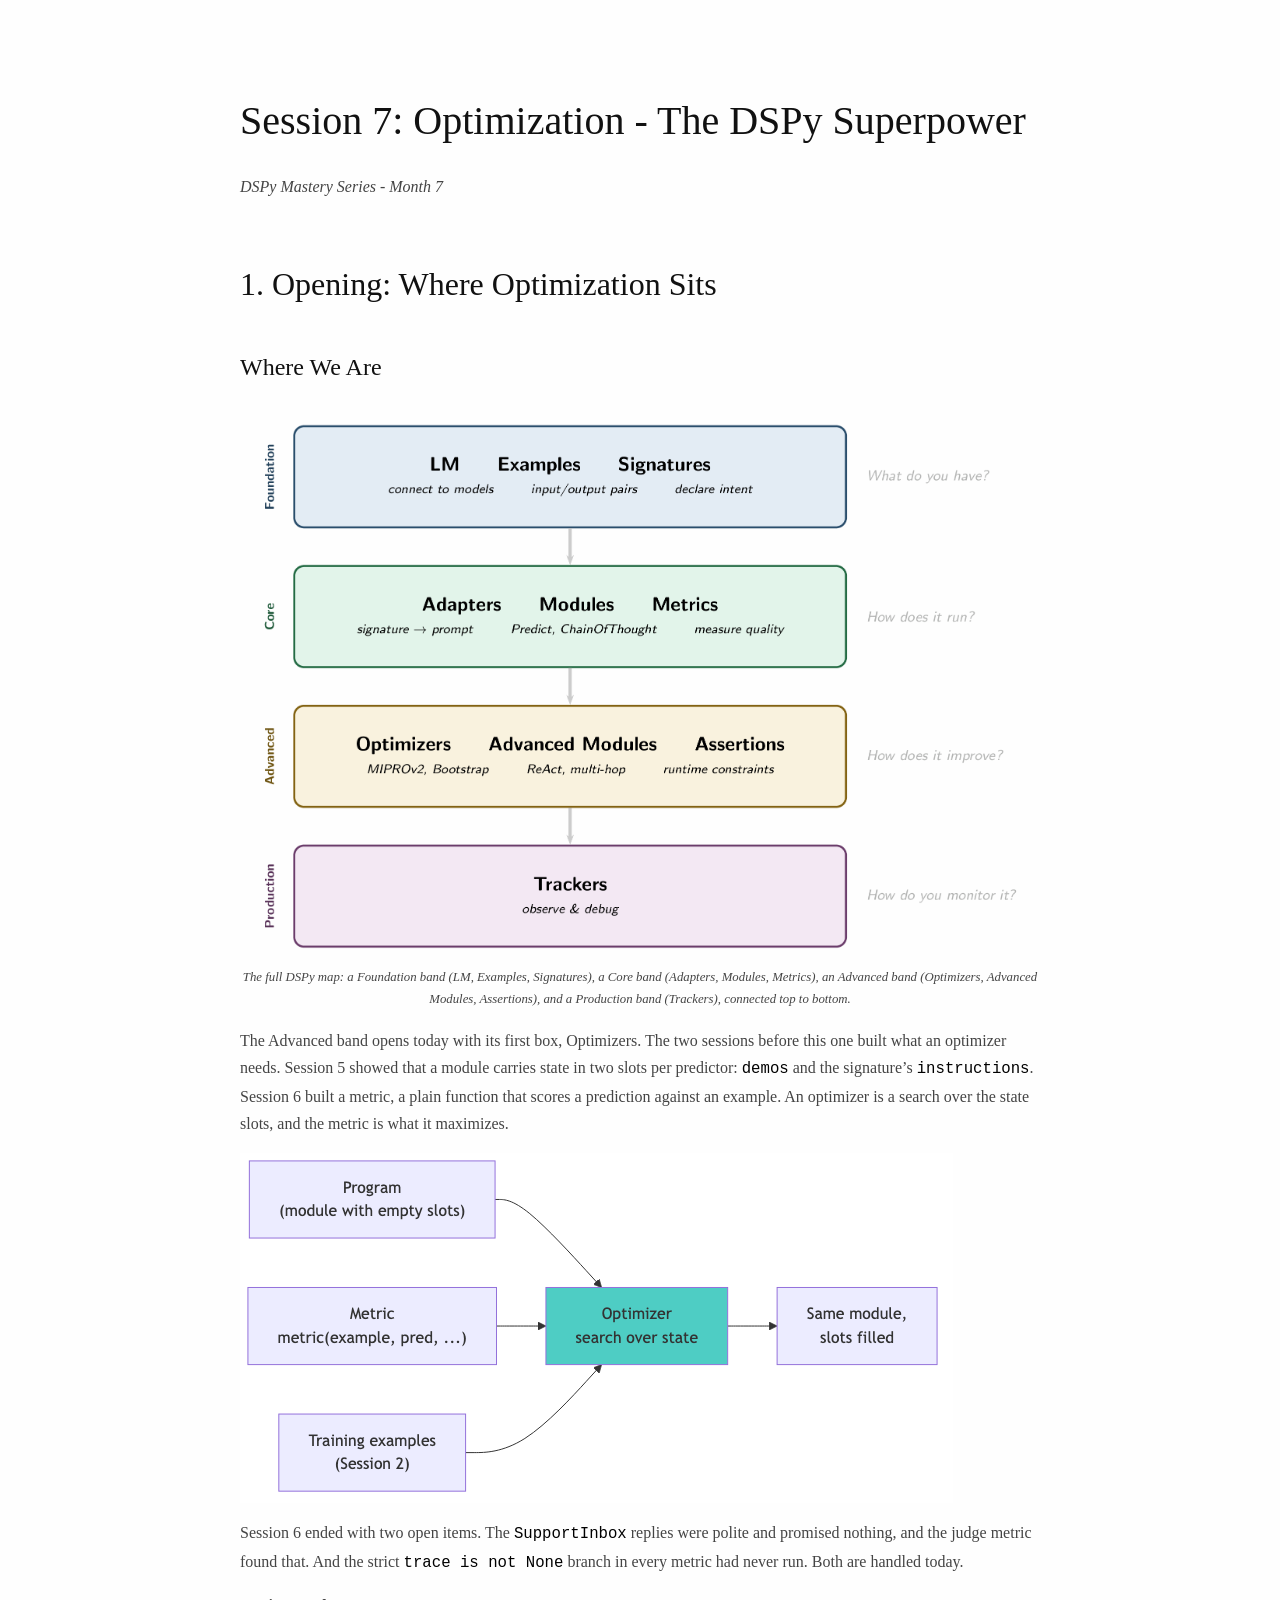
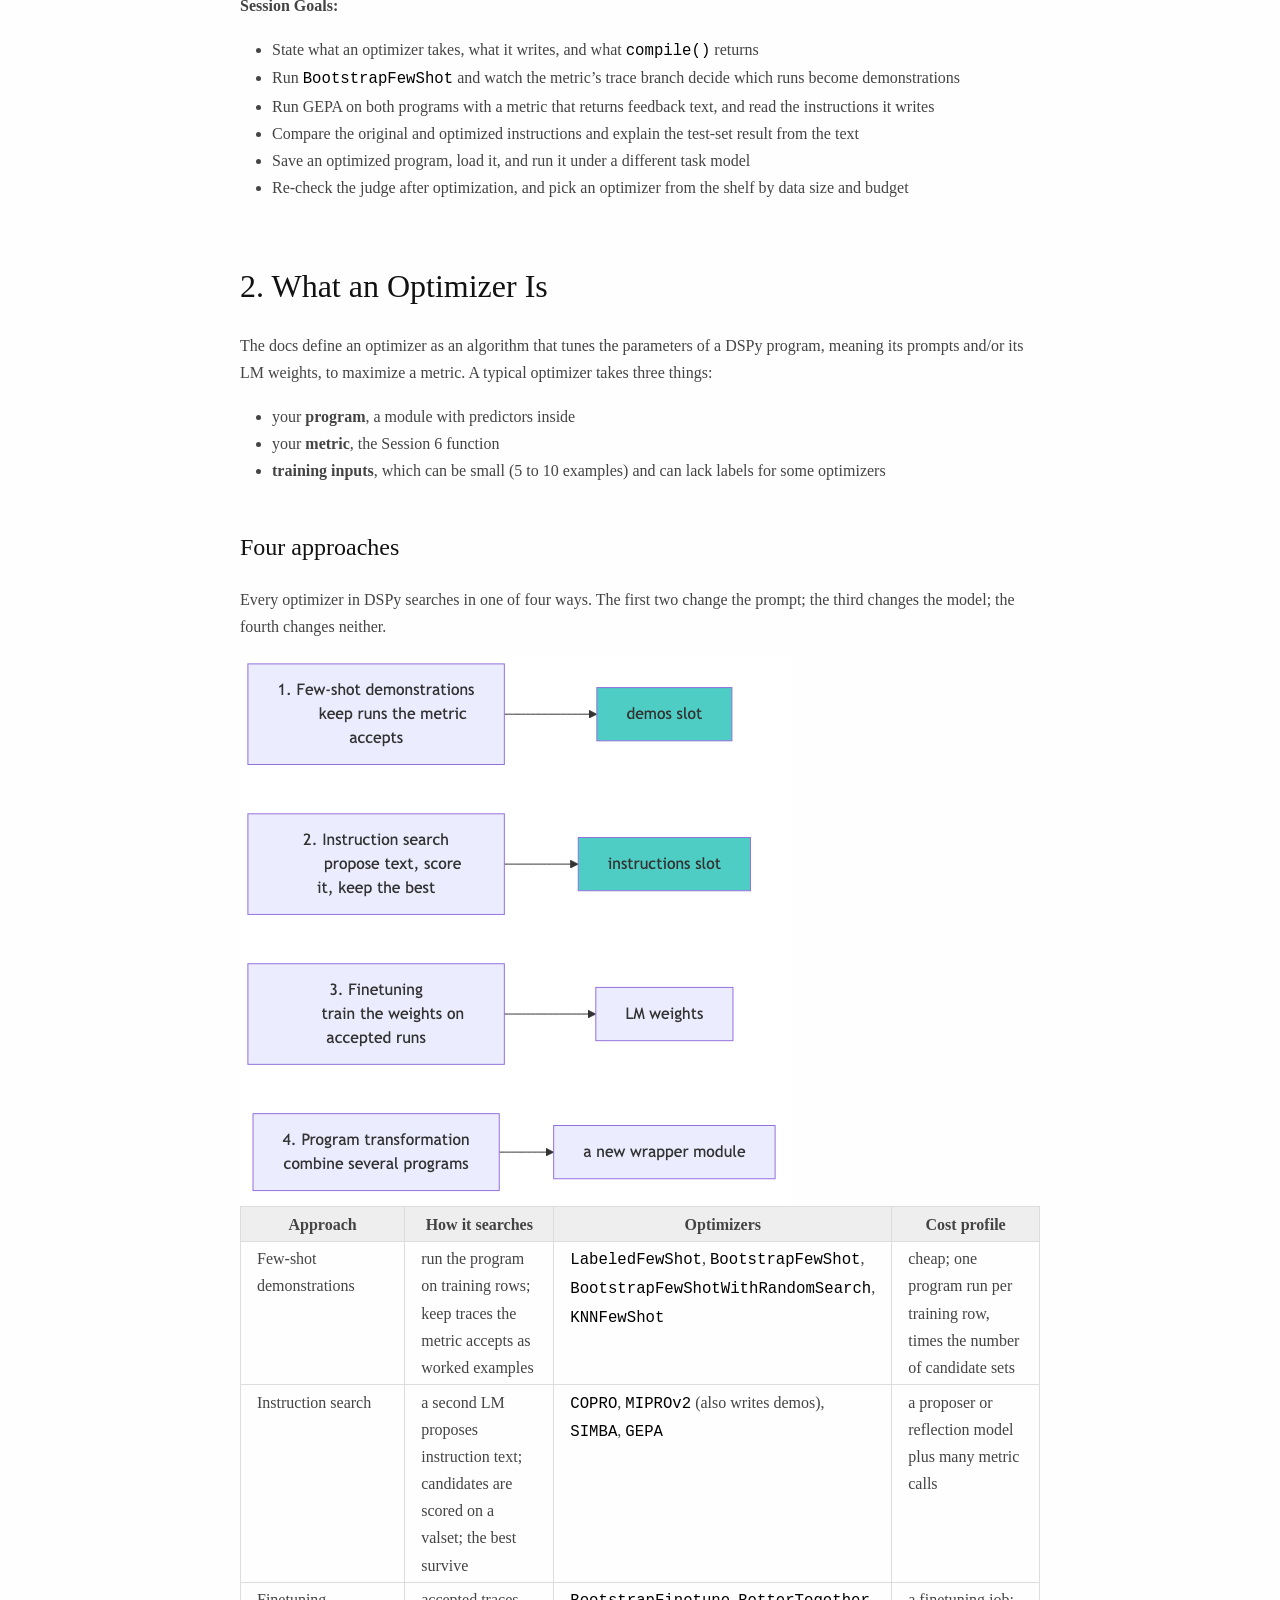
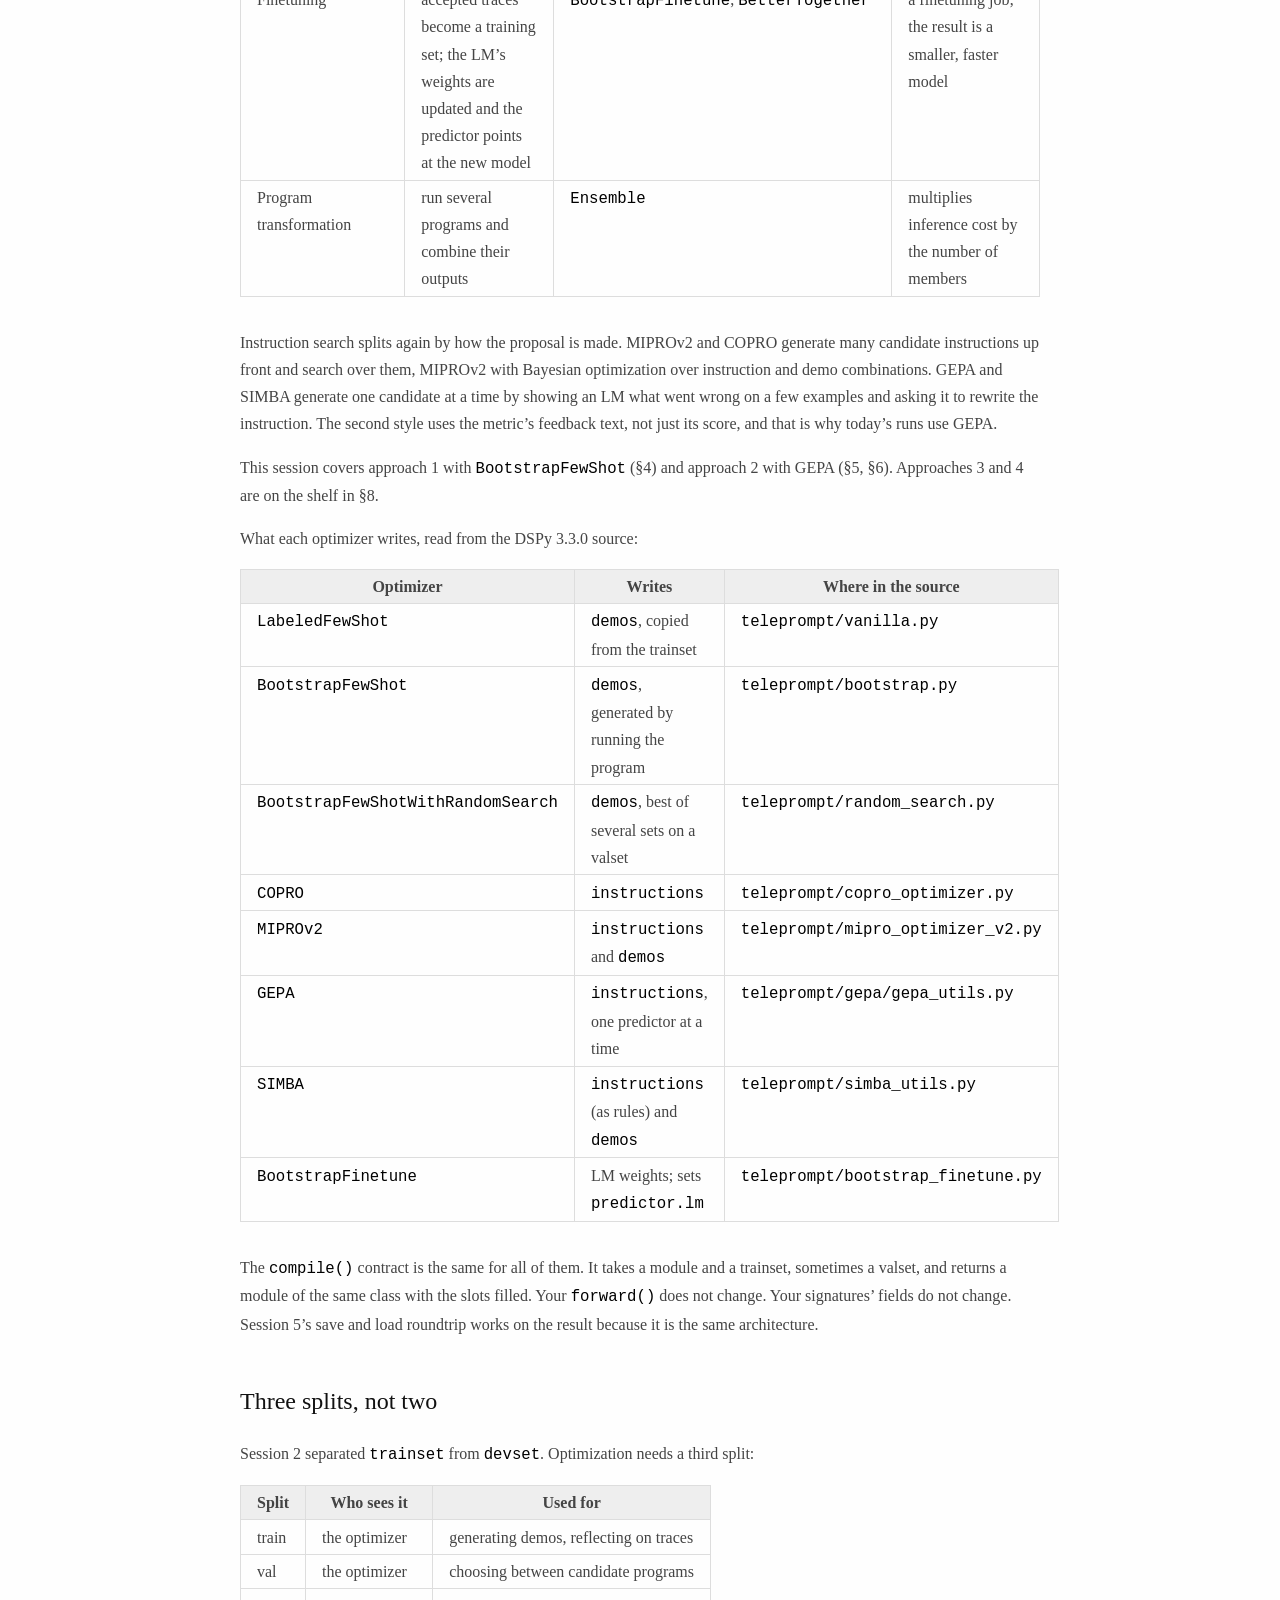
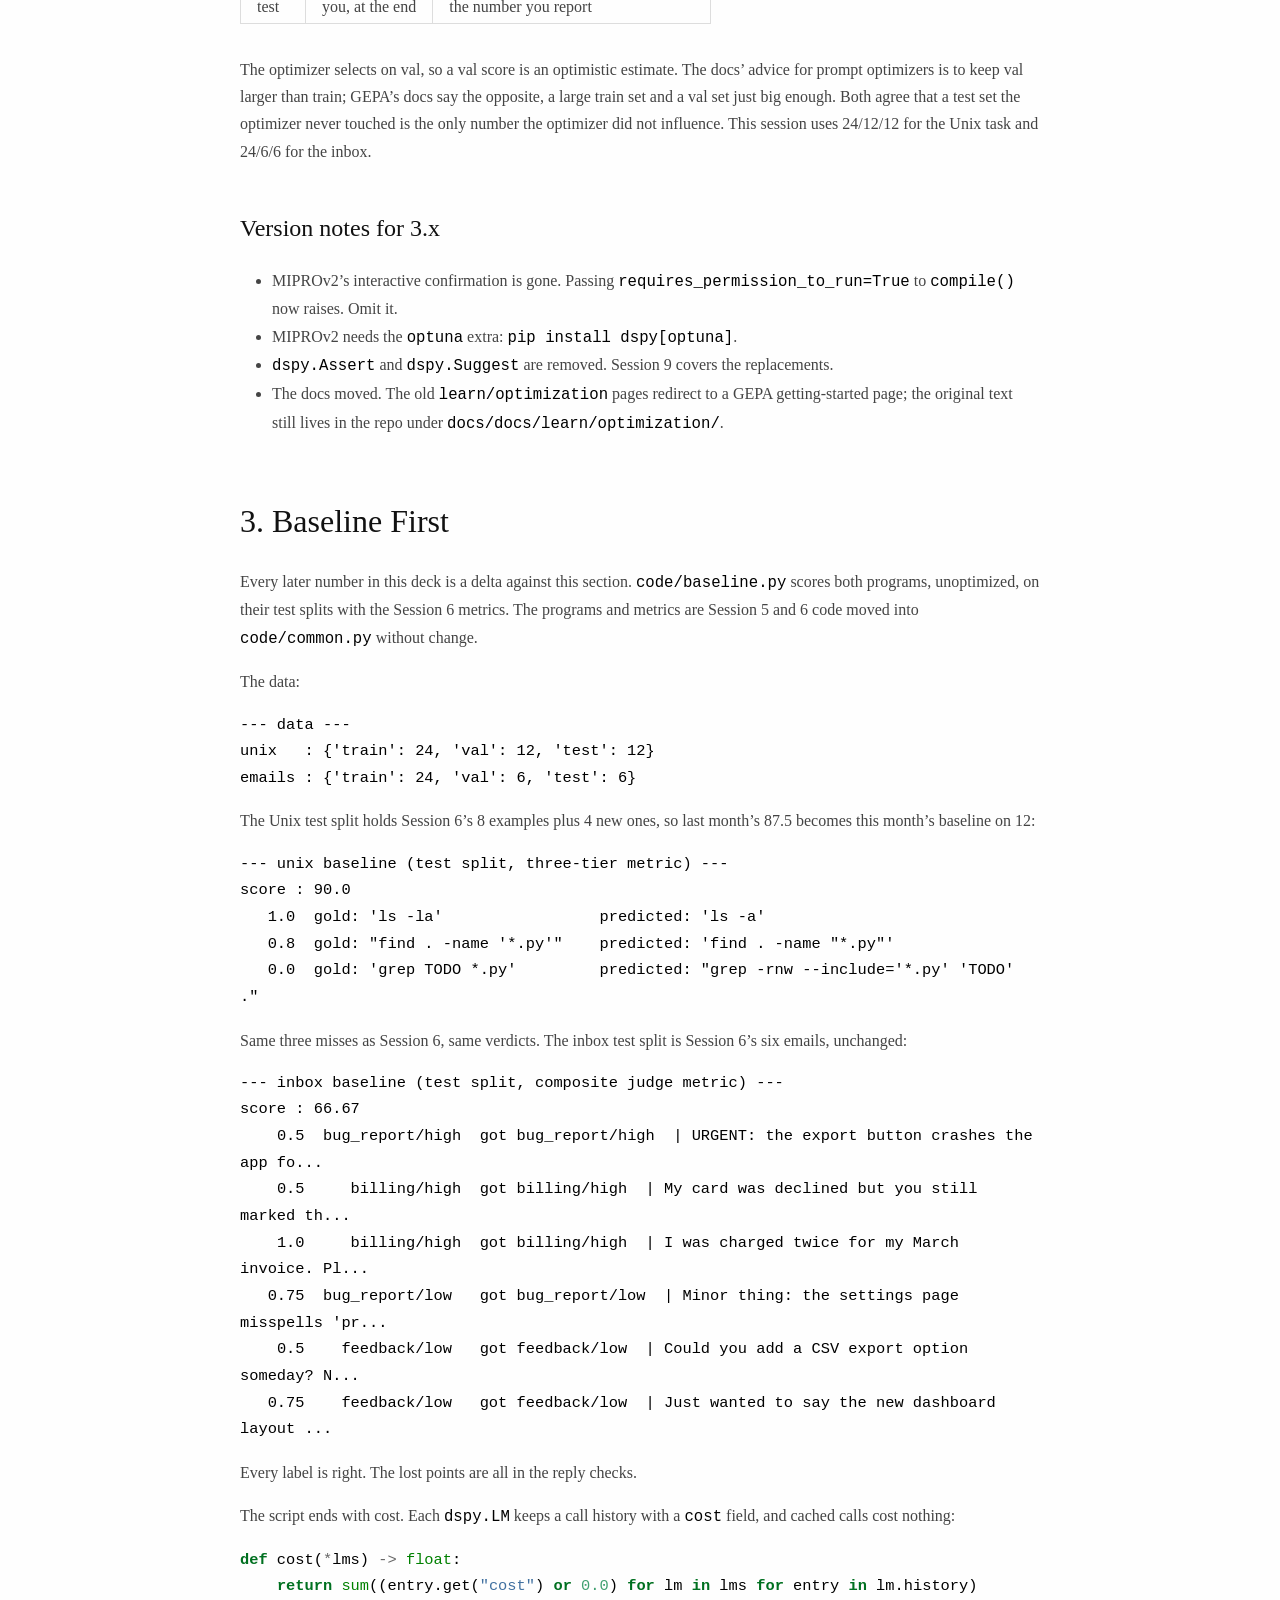
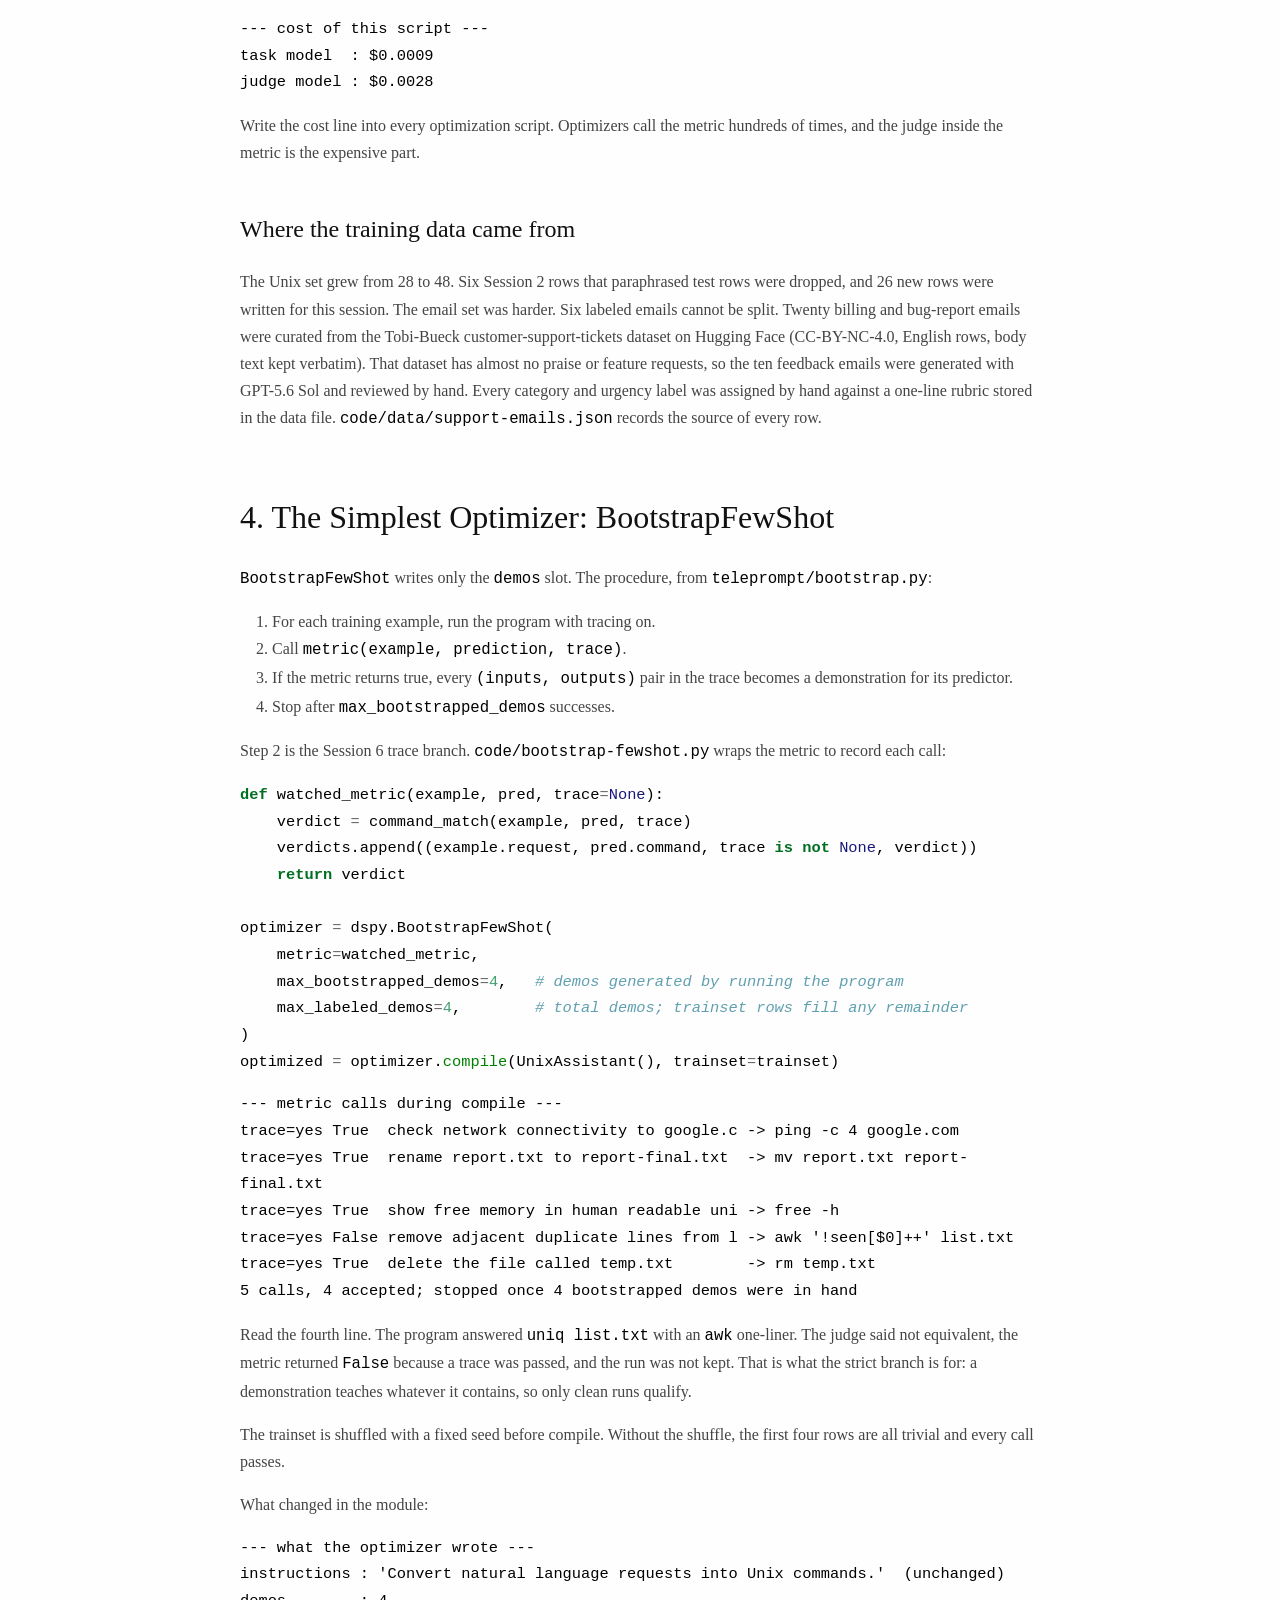
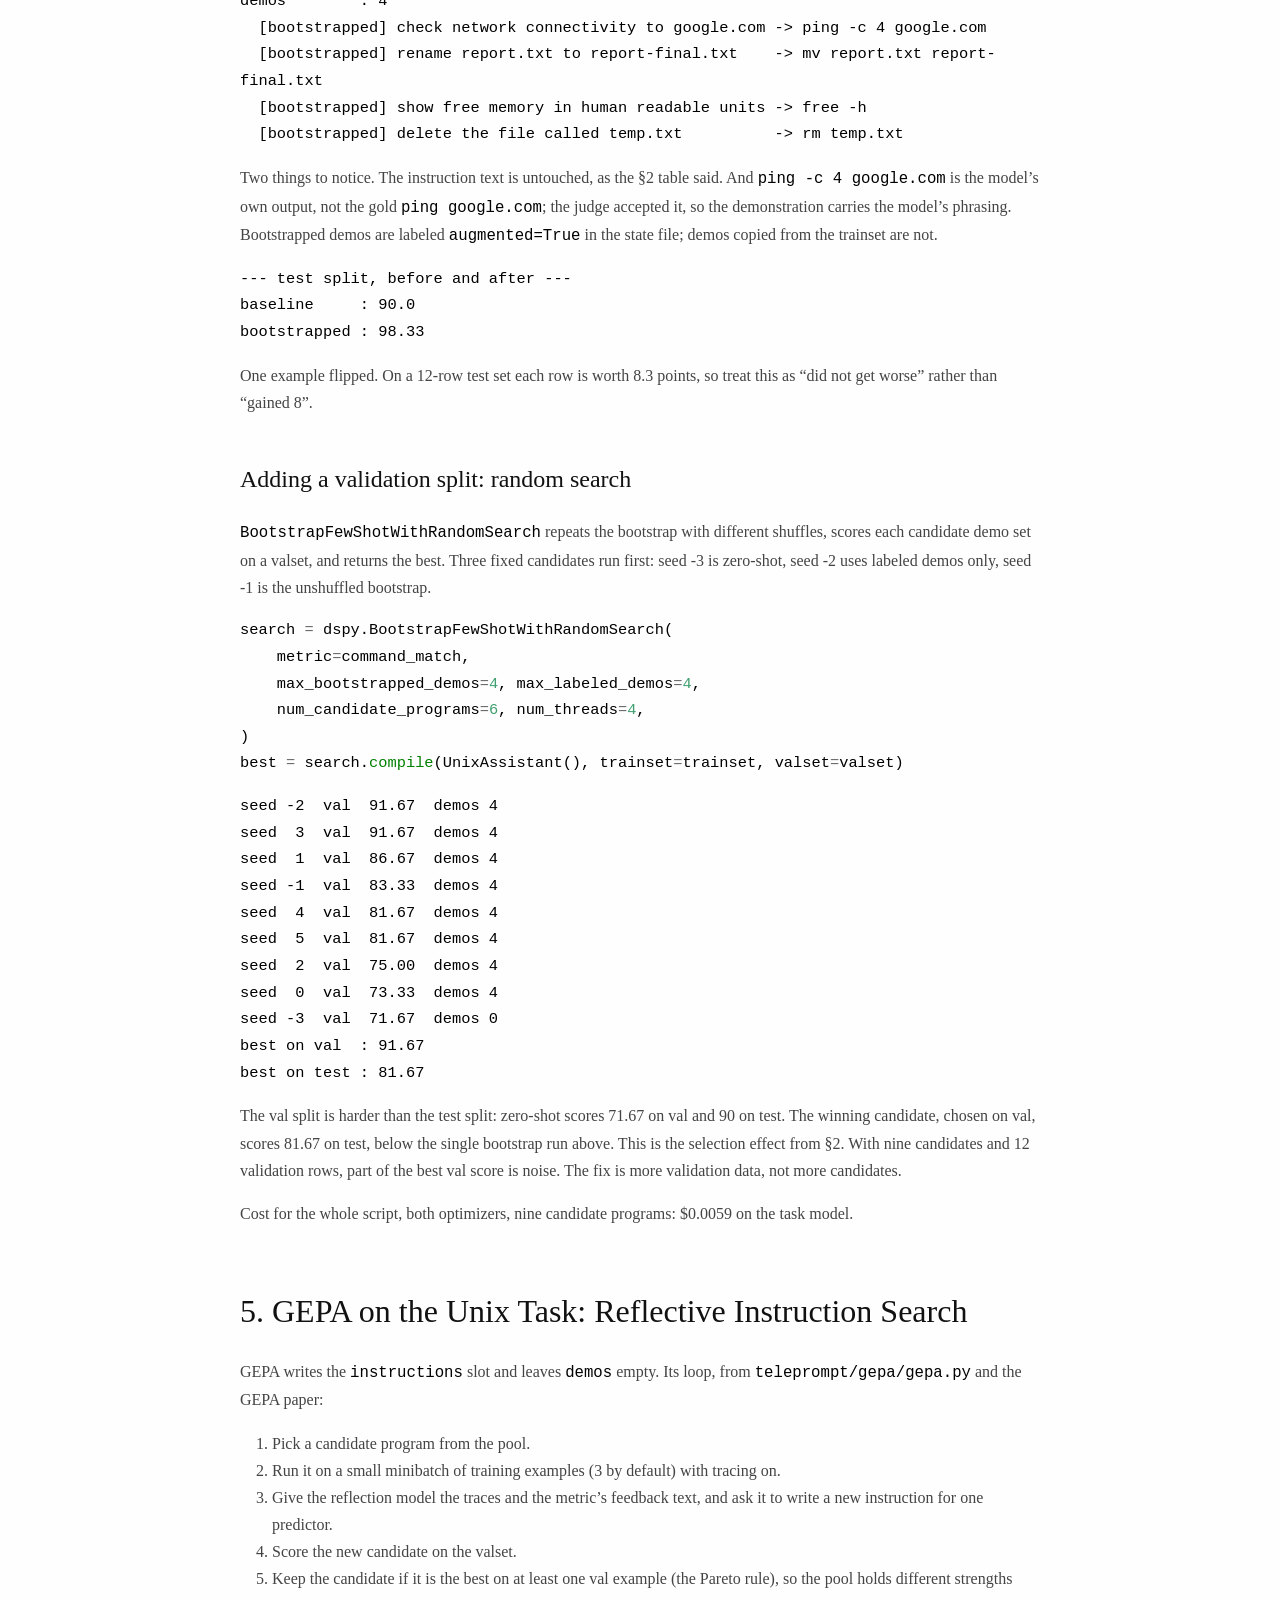
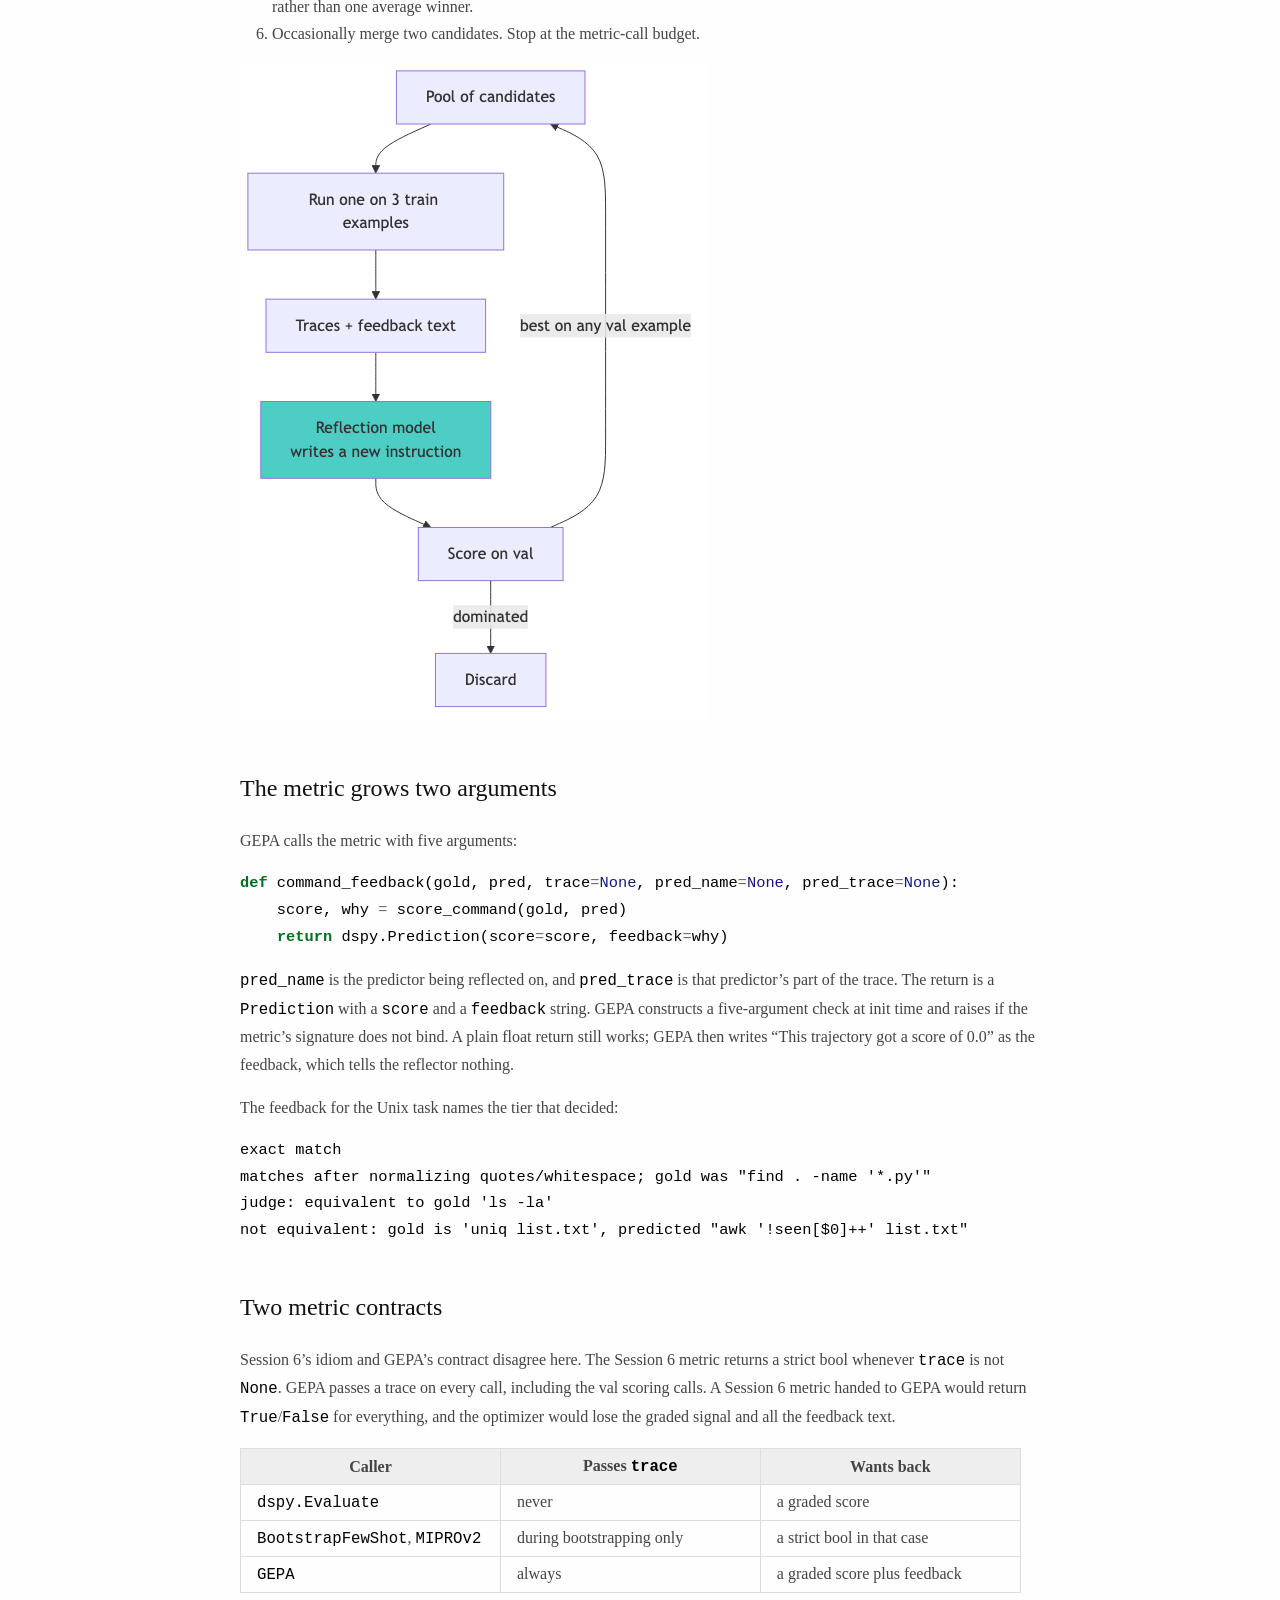
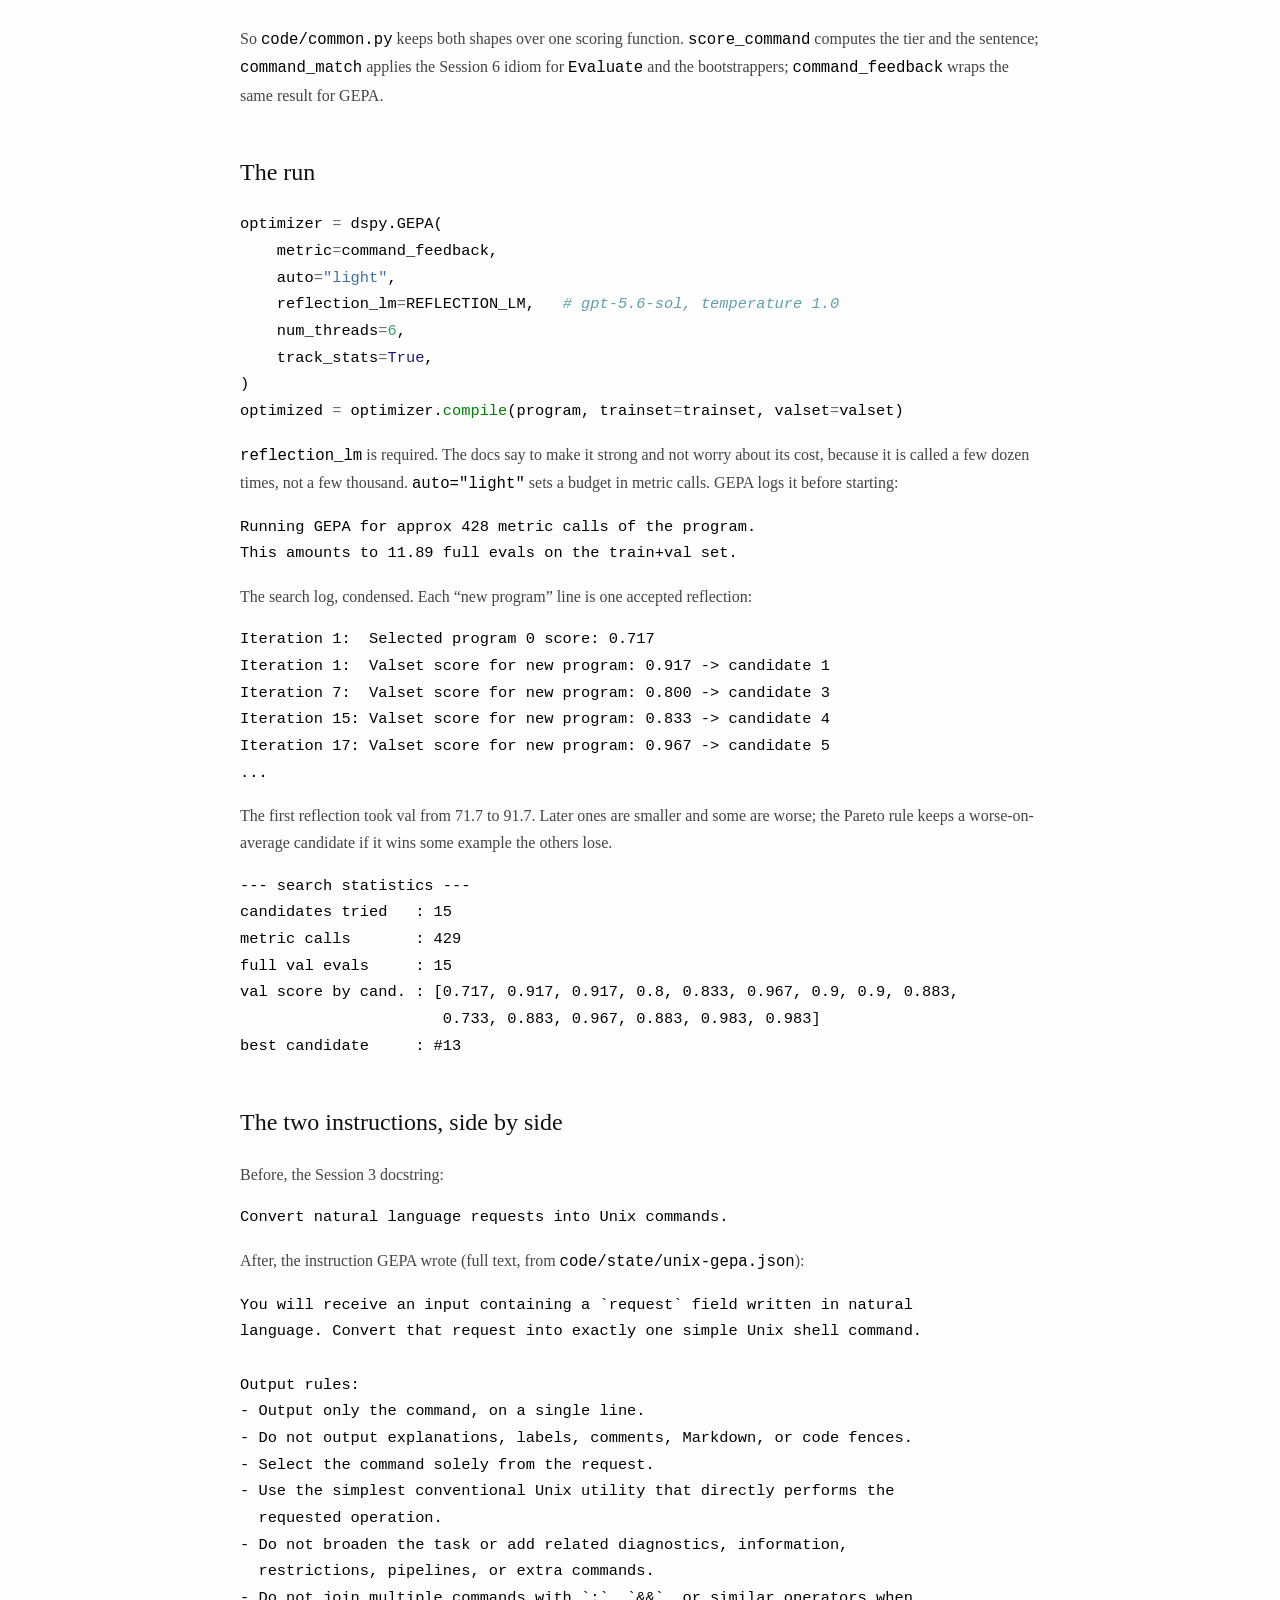
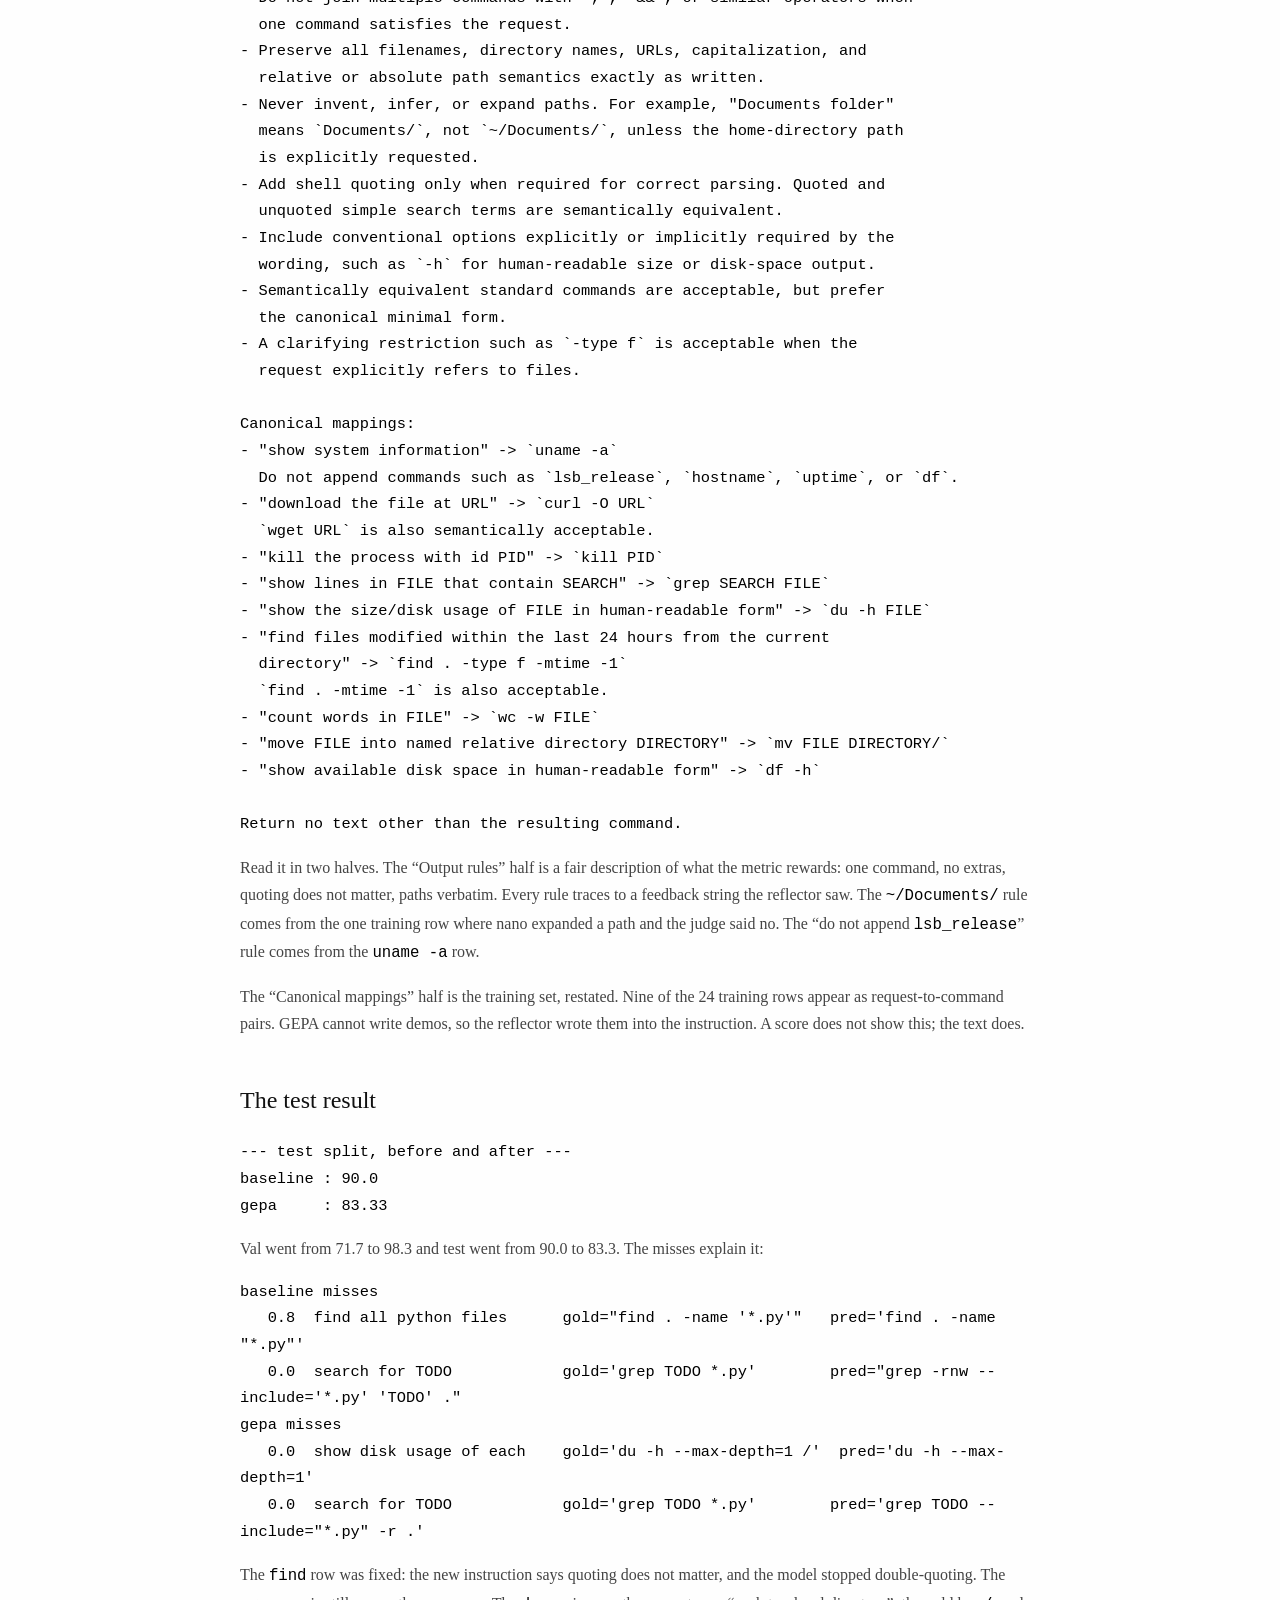
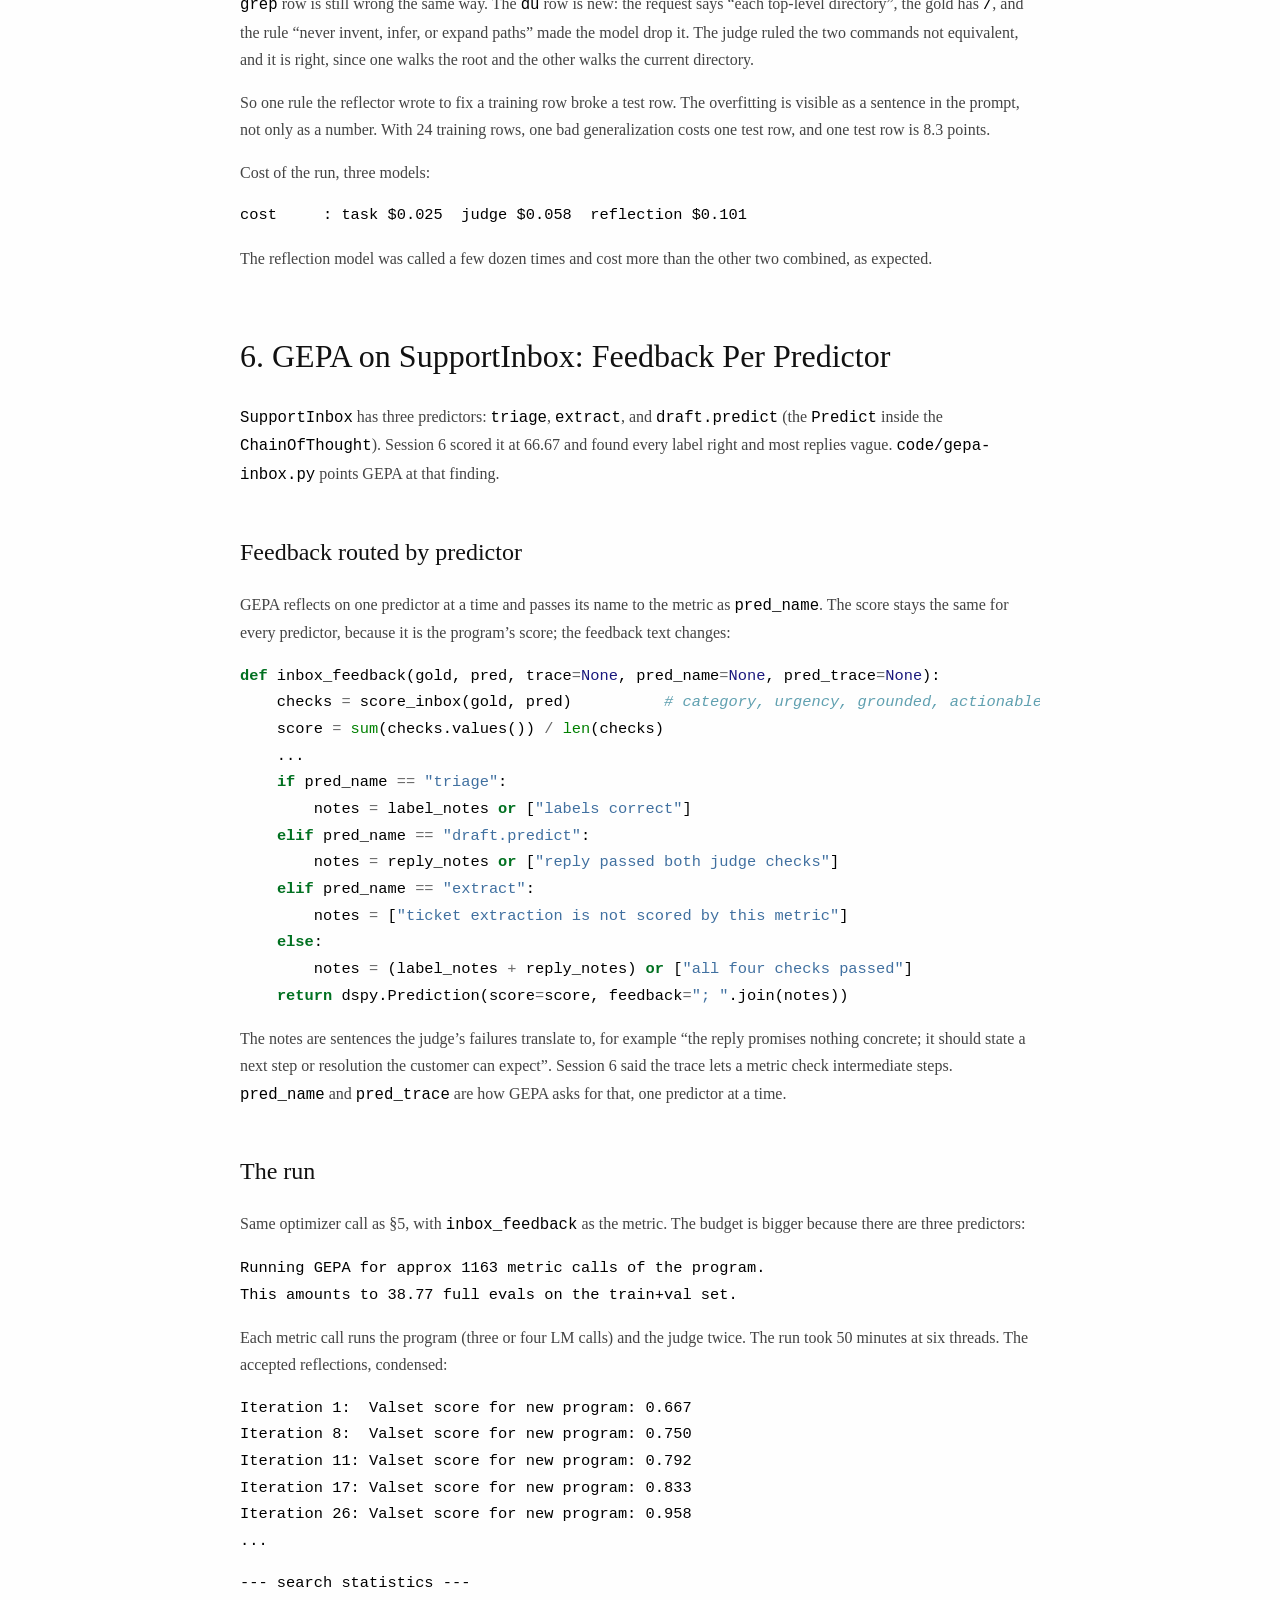
<file: docs/session-7/presentation.html>
<!DOCTYPE html>
<html xmlns="http://www.w3.org/1999/xhtml">
<head>
  <meta charset="utf-8" />
  <meta name="generator" content="pandoc 3.10" />
  <meta name="viewport" content="width=device-width, initial-scale=1.0, user-scalable=yes" />
  <title>presentation</title>
  <style>

span.smallcaps{font-variant: small-caps;}
div.columns{display: flex; gap: 1.5em;}
div.column{flex: auto;}
@media screen {
div.columns{gap: min(4vw, 1.5em);}
div.column{overflow-x: auto;}
}
div.hanging-indent{margin-left: 1.5em; text-indent: -1.5em;}

ul.task-list[class]{list-style: none;}
ul.task-list li input[type="checkbox"] {
font-size: inherit;
width: 0.8em;
margin: 0 0.8em 0.2em -1.6em;
vertical-align: middle;
}
.display.math{display: block; text-align: center; margin: 0.5rem auto;}

html { -webkit-text-size-adjust: 100%; }
pre > code.sourceCode { white-space: pre; position: relative; }
pre > code.sourceCode > span { display: inline-block; line-height: 1.25; }
pre > code.sourceCode > span:empty { height: 1.2em; }
.sourceCode { overflow: visible; }
code.sourceCode > span { color: inherit; text-decoration: inherit; }
div.sourceCode { margin: 1em 0; }
pre.sourceCode { margin: 0; }
@media screen {
div.sourceCode { overflow: auto; }
}
@media print {
pre > code.sourceCode { white-space: pre-wrap; }
pre > code.sourceCode > span { text-indent: -5em; padding-left: 5em; }
}
pre.numberSource code
{ counter-reset: source-line 0; }
pre.numberSource code > span
{ position: relative; left: -4em; counter-increment: source-line; }
pre.numberSource code > span > a:first-child::before
{ content: counter(source-line);
position: relative; left: -1em; text-align: right; vertical-align: baseline;
border: none; display: inline-block;
-webkit-touch-callout: none; -webkit-user-select: none;
-khtml-user-select: none; -moz-user-select: none;
-ms-user-select: none; user-select: none;
padding: 0 4px; width: 4em;
color: #aaaaaa;
}
pre.numberSource { margin-left: 3em; border-left: 1px solid #aaaaaa; padding-left: 4px; }
div.sourceCode
{ }
@media screen {
pre > code.sourceCode > span > a:first-child::before { text-decoration: underline; }
}
code span.al { color: #ff0000; font-weight: bold; } 
code span.an { color: #60a0b0; font-weight: bold; font-style: italic; } 
code span.at { color: #7d9029; } 
code span.bn { color: #40a070; } 
code span.bu { color: #008000; } 
code span.cf { color: #007020; font-weight: bold; } 
code span.ch { color: #4070a0; } 
code span.cn { color: #880000; } 
code span.co { color: #60a0b0; font-style: italic; } 
code span.cv { color: #60a0b0; font-weight: bold; font-style: italic; } 
code span.do { color: #ba2121; font-style: italic; } 
code span.dt { color: #902000; } 
code span.dv { color: #40a070; } 
code span.er { color: #ff0000; font-weight: bold; } 
code span.ex { } 
code span.fl { color: #40a070; } 
code span.fu { color: #06287e; } 
code span.im { color: #008000; font-weight: bold; } 
code span.in { color: #60a0b0; font-weight: bold; font-style: italic; } 
code span.kw { color: #007020; font-weight: bold; } 
code span.op { color: #666666; } 
code span.ot { color: #007020; } 
code span.pp { color: #bc7a00; } 
code span.sc { color: #4070a0; } 
code span.ss { color: #bb6688; } 
code span.st { color: #4070a0; } 
code span.va { color: #19177c; } 
code span.vs { color: #4070a0; } 
code span.wa { color: #60a0b0; font-weight: bold; font-style: italic; } 
</style>
  <style type="text/css">
html {
font-size: 100%;
overflow-y: scroll;
-webkit-text-size-adjust: 100%;
-ms-text-size-adjust: 100%;
}
body {
color: #444;
font-family: Georgia, Palatino, 'Palatino Linotype', Times, 'Times New Roman', serif;
font-size: 12px;
line-height: 1.7;
padding: 1em;
margin: auto;
max-width: 50em; 
background: #fefefe;
}
a {
color: #0645ad;
text-decoration: none;
}
a:visited {
color: #0b0080;
}
a:hover {
color: #06e;
}
a:active {
color: #faa700;
}
a:focus {
outline: thin dotted;
}
*::-moz-selection {
background: rgba(255, 255, 0, 0.3);
color: #000;
}
*::selection {
background: rgba(255, 255, 0, 0.3);
color: #000;
}
a::-moz-selection {
background: rgba(255, 255, 0, 0.3);
color: #0645ad;
}
a::selection {
background: rgba(255, 255, 0, 0.3);
color: #0645ad;
}
p {
margin: 1em 0;
}
img {
max-width: 100%;
}
h1, h2, h3, h4, h5, h6 {
color: #111;
line-height: 125%;
margin-top: 2em;
font-weight: normal;
}
h4, h5, h6 {
font-weight: bold;
}
h1 {
font-size: 2.5em;
}
h2 {
font-size: 2em;
}
h3 {
font-size: 1.5em;
}
h4 {
font-size: 1.2em;
}
h5 {
font-size: 1em;
}
h6 {
font-size: 0.9em;
}
blockquote {
color: #666666;
margin: 0;
padding-left: 3em;
border-left: 0.5em #EEE solid;
}



figure:has(img),
figure:has(svg) {

margin-bottom: 1em; 
box-sizing: border-box; 
}

hr {
display: block;
height: 2px;
border: 0;
border-top: 1px solid #aaa;
border-bottom: 1px solid #eee;
margin: 1em 0;
padding: 0;
clear: both; 
}
pre, code, kbd, samp {
color: #000;
font-family: monospace, monospace;
_font-family: 'courier new', monospace;
font-size: 0.98em;
}
pre {
white-space: pre;
white-space: pre-wrap;
word-wrap: break-word;
}
b, strong {
font-weight: bold;
}
dfn {
font-style: italic;
}
ins {
background: #ff9;
color: #000;
text-decoration: none;
}
mark {
background: #ff0;
color: #000;
font-style: italic;
font-weight: bold;
}
sub, sup {
font-size: 75%;
line-height: 0;
position: relative;
vertical-align: baseline;
}
sup {
top: -0.5em;
}
sub {
bottom: -0.25em;
}
ul, ol {
margin: 1em 0;
padding: 0 0 0 2em;
}
li p:last-child {
margin-bottom: 0;
}
ul ul, ol ol {
margin: .3em 0;
}
dl {
margin-bottom: 1em;
}
dt {
font-weight: bold;
margin-bottom: .8em;
}
dd {
margin: 0 0 .8em 2em;
}
dd:last-child {
margin-bottom: 0;
}
img {
border: 0;
-ms-interpolation-mode: bicubic;
vertical-align: middle;
}
figure {
display: block;
text-align: center;
margin: 1em 0;
}
figure img {
border: none;
margin: 0 auto;
}
figure svg {
display: block; 
margin-left: auto;
margin-right: auto;
max-width: 100%; 
}
figcaption {
font-size: 0.8em;
font-style: italic;
margin: 0 0 .8em;
}
table {
margin-bottom: 2em;
border-bottom: 1px solid #ddd;
border-right: 1px solid #ddd;
border-spacing: 0;
border-collapse: collapse;
}
table th {
padding: .2em 1em;
background-color: #eee;
border-top: 1px solid #ddd;
border-left: 1px solid #ddd;
}
table td {
padding: .2em 1em;
border-top: 1px solid #ddd;
border-left: 1px solid #ddd;
vertical-align: top;
}
.author {
font-size: 1.2em;
text-align: center;
}
@media only screen and (min-width: 480px) {
body {
font-size: 14px;
}
}
@media only screen and (min-width: 768px) {
body {
font-size: 16px;
}
}
@media print {
* {
background: transparent !important;
color: black !important;
filter: none !important;
-ms-filter: none !important;
}
body {
font-size: 12pt;
max-width: 100%;
}
a, a:visited {
text-decoration: underline;
}
hr {
height: 1px;
border: 0;
border-bottom: 1px solid black;
}
a[href]:after {
content: " (" attr(href) ")";
}
abbr[title]:after {
content: " (" attr(title) ")";
}
.ir a:after, a[href^="javascript:"]:after, a[href^="#"]:after {
content: "";
}
pre, blockquote {
border: 1px solid #999;
padding-right: 1em;
page-break-inside: avoid;
}
tr, img {
page-break-inside: avoid;
}
img {
max-width: 100% !important;
}
@page :left {
margin: 15mm 20mm 15mm 10mm;
}
@page :right {
margin: 15mm 10mm 15mm 20mm;
}
p, h2, h3 {
orphans: 3;
widows: 3;
}
h2, h3 {
page-break-after: avoid;
}
}

.notes {
display: none !important;
}
</style>
</head>
<body>
<h1 id="session-7-optimization---the-dspy-superpower">Session 7:
Optimization - The DSPy Superpower</h1>
<p><em>DSPy Mastery Series - Month 7</em></p>
<h2 id="opening-where-optimization-sits">1. Opening: Where Optimization
Sits</h2>
<h3 id="where-we-are">Where We Are</h3>
<figure>
<img role="img" aria-label="The full DSPy map: a Foundation band (LM, Examples, Signatures), a Core band (Adapters, Modules, Metrics), an Advanced band (Optimizers, Advanced Modules, Assertions), and a Production band (Trackers), connected top to bottom." src="[data-uri]" alt="The full DSPy map: a Foundation band (LM, Examples, Signatures), a Core band (Adapters, Modules, Metrics), an Advanced band (Optimizers, Advanced Modules, Assertions), and a Production band (Trackers), connected top to bottom." />
<figcaption aria-hidden="true">The full DSPy map: a Foundation band (LM,
Examples, Signatures), a Core band (Adapters, Modules, Metrics), an
Advanced band (Optimizers, Advanced Modules, Assertions), and a
Production band (Trackers), connected top to bottom.</figcaption>
</figure>
<p>The Advanced band opens today with its first box, Optimizers. The two
sessions before this one built what an optimizer needs. Session 5 showed
that a module carries state in two slots per predictor:
<code>demos</code> and the signature’s <code>instructions</code>.
Session 6 built a metric, a plain function that scores a prediction
against an example. An optimizer is a search over the state slots, and
the metric is what it maximizes.</p>
<img role="img" src="[data-uri]" />
<p>Session 6 ended with two open items. The <code>SupportInbox</code>
replies were polite and promised nothing, and the judge metric found
that. And the strict <code>trace is not None</code> branch in every
metric had never run. Both are handled today.</p>
<p><strong>Session Goals:</strong></p>
<ul>
<li>State what an optimizer takes, what it writes, and what
<code>compile()</code> returns</li>
<li>Run <code>BootstrapFewShot</code> and watch the metric’s trace
branch decide which runs become demonstrations</li>
<li>Run GEPA on both programs with a metric that returns feedback text,
and read the instructions it writes</li>
<li>Compare the original and optimized instructions and explain the
test-set result from the text</li>
<li>Save an optimized program, load it, and run it under a different
task model</li>
<li>Re-check the judge after optimization, and pick an optimizer from
the shelf by data size and budget</li>
</ul>
<h2 id="what-an-optimizer-is">2. What an Optimizer Is</h2>
<p>The docs define an optimizer as an algorithm that tunes the
parameters of a DSPy program, meaning its prompts and/or its LM weights,
to maximize a metric. A typical optimizer takes three things:</p>
<ul>
<li>your <strong>program</strong>, a module with predictors inside</li>
<li>your <strong>metric</strong>, the Session 6 function</li>
<li><strong>training inputs</strong>, which can be small (5 to 10
examples) and can lack labels for some optimizers</li>
</ul>
<h3 id="four-approaches">Four approaches</h3>
<p>Every optimizer in DSPy searches in one of four ways. The first two
change the prompt; the third changes the model; the fourth changes
neither.</p>
<img role="img" src="[data-uri]" />
<table>
<colgroup>
<col style="width: 25%" />
<col style="width: 25%" />
<col style="width: 25%" />
<col style="width: 25%" />
</colgroup>
<thead>
<tr>
<th>Approach</th>
<th>How it searches</th>
<th>Optimizers</th>
<th>Cost profile</th>
</tr>
</thead>
<tbody>
<tr>
<td>Few-shot demonstrations</td>
<td>run the program on training rows; keep traces the metric accepts as
worked examples</td>
<td><code>LabeledFewShot</code>, <code>BootstrapFewShot</code>,
<code>BootstrapFewShotWithRandomSearch</code>,
<code>KNNFewShot</code></td>
<td>cheap; one program run per training row, times the number of
candidate sets</td>
</tr>
<tr>
<td>Instruction search</td>
<td>a second LM proposes instruction text; candidates are scored on a
valset; the best survive</td>
<td><code>COPRO</code>, <code>MIPROv2</code> (also writes demos),
<code>SIMBA</code>, <code>GEPA</code></td>
<td>a proposer or reflection model plus many metric calls</td>
</tr>
<tr>
<td>Finetuning</td>
<td>accepted traces become a training set; the LM’s weights are updated
and the predictor points at the new model</td>
<td><code>BootstrapFinetune</code>, <code>BetterTogether</code></td>
<td>a finetuning job; the result is a smaller, faster model</td>
</tr>
<tr>
<td>Program transformation</td>
<td>run several programs and combine their outputs</td>
<td><code>Ensemble</code></td>
<td>multiplies inference cost by the number of members</td>
</tr>
</tbody>
</table>
<p>Instruction search splits again by how the proposal is made. MIPROv2
and COPRO generate many candidate instructions up front and search over
them, MIPROv2 with Bayesian optimization over instruction and demo
combinations. GEPA and SIMBA generate one candidate at a time by showing
an LM what went wrong on a few examples and asking it to rewrite the
instruction. The second style uses the metric’s feedback text, not just
its score, and that is why today’s runs use GEPA.</p>
<p>This session covers approach 1 with <code>BootstrapFewShot</code>
(§4) and approach 2 with GEPA (§5, §6). Approaches 3 and 4 are on the
shelf in §8.</p>
<p>What each optimizer writes, read from the DSPy 3.3.0 source:</p>
<table>
<colgroup>
<col style="width: 33%" />
<col style="width: 33%" />
<col style="width: 33%" />
</colgroup>
<thead>
<tr>
<th>Optimizer</th>
<th>Writes</th>
<th>Where in the source</th>
</tr>
</thead>
<tbody>
<tr>
<td><code>LabeledFewShot</code></td>
<td><code>demos</code>, copied from the trainset</td>
<td><code>teleprompt/vanilla.py</code></td>
</tr>
<tr>
<td><code>BootstrapFewShot</code></td>
<td><code>demos</code>, generated by running the program</td>
<td><code>teleprompt/bootstrap.py</code></td>
</tr>
<tr>
<td><code>BootstrapFewShotWithRandomSearch</code></td>
<td><code>demos</code>, best of several sets on a valset</td>
<td><code>teleprompt/random_search.py</code></td>
</tr>
<tr>
<td><code>COPRO</code></td>
<td><code>instructions</code></td>
<td><code>teleprompt/copro_optimizer.py</code></td>
</tr>
<tr>
<td><code>MIPROv2</code></td>
<td><code>instructions</code> and <code>demos</code></td>
<td><code>teleprompt/mipro_optimizer_v2.py</code></td>
</tr>
<tr>
<td><code>GEPA</code></td>
<td><code>instructions</code>, one predictor at a time</td>
<td><code>teleprompt/gepa/gepa_utils.py</code></td>
</tr>
<tr>
<td><code>SIMBA</code></td>
<td><code>instructions</code> (as rules) and <code>demos</code></td>
<td><code>teleprompt/simba_utils.py</code></td>
</tr>
<tr>
<td><code>BootstrapFinetune</code></td>
<td>LM weights; sets <code>predictor.lm</code></td>
<td><code>teleprompt/bootstrap_finetune.py</code></td>
</tr>
</tbody>
</table>
<p>The <code>compile()</code> contract is the same for all of them. It
takes a module and a trainset, sometimes a valset, and returns a module
of the same class with the slots filled. Your <code>forward()</code>
does not change. Your signatures’ fields do not change. Session 5’s save
and load roundtrip works on the result because it is the same
architecture.</p>
<h3 id="three-splits-not-two">Three splits, not two</h3>
<p>Session 2 separated <code>trainset</code> from <code>devset</code>.
Optimization needs a third split:</p>
<table>
<thead>
<tr>
<th>Split</th>
<th>Who sees it</th>
<th>Used for</th>
</tr>
</thead>
<tbody>
<tr>
<td>train</td>
<td>the optimizer</td>
<td>generating demos, reflecting on traces</td>
</tr>
<tr>
<td>val</td>
<td>the optimizer</td>
<td>choosing between candidate programs</td>
</tr>
<tr>
<td>test</td>
<td>you, at the end</td>
<td>the number you report</td>
</tr>
</tbody>
</table>
<p>The optimizer selects on val, so a val score is an optimistic
estimate. The docs’ advice for prompt optimizers is to keep val larger
than train; GEPA’s docs say the opposite, a large train set and a val
set just big enough. Both agree that a test set the optimizer never
touched is the only number the optimizer did not influence. This session
uses 24/12/12 for the Unix task and 24/6/6 for the inbox.</p>
<h3 id="version-notes-for-3.x">Version notes for 3.x</h3>
<ul>
<li>MIPROv2’s interactive confirmation is gone. Passing
<code>requires_permission_to_run=True</code> to <code>compile()</code>
now raises. Omit it.</li>
<li>MIPROv2 needs the <code>optuna</code> extra:
<code>pip install dspy[optuna]</code>.</li>
<li><code>dspy.Assert</code> and <code>dspy.Suggest</code> are removed.
Session 9 covers the replacements.</li>
<li>The docs moved. The old <code>learn/optimization</code> pages
redirect to a GEPA getting-started page; the original text still lives
in the repo under <code>docs/docs/learn/optimization/</code>.</li>
</ul>
<h2 id="baseline-first">3. Baseline First</h2>
<p>Every later number in this deck is a delta against this section.
<code>code/baseline.py</code> scores both programs, unoptimized, on
their test splits with the Session 6 metrics. The programs and metrics
are Session 5 and 6 code moved into <code>code/common.py</code> without
change.</p>
<p>The data:</p>
<pre><code>--- data ---
unix   : {&#39;train&#39;: 24, &#39;val&#39;: 12, &#39;test&#39;: 12}
emails : {&#39;train&#39;: 24, &#39;val&#39;: 6, &#39;test&#39;: 6}</code></pre>
<p>The Unix test split holds Session 6’s 8 examples plus 4 new ones, so
last month’s 87.5 becomes this month’s baseline on 12:</p>
<pre><code>--- unix baseline (test split, three-tier metric) ---
score : 90.0
   1.0  gold: &#39;ls -la&#39;                 predicted: &#39;ls -a&#39;
   0.8  gold: &quot;find . -name &#39;*.py&#39;&quot;    predicted: &#39;find . -name &quot;*.py&quot;&#39;
   0.0  gold: &#39;grep TODO *.py&#39;         predicted: &quot;grep -rnw --include=&#39;*.py&#39; &#39;TODO&#39; .&quot;</code></pre>
<p>Same three misses as Session 6, same verdicts. The inbox test split
is Session 6’s six emails, unchanged:</p>
<pre><code>--- inbox baseline (test split, composite judge metric) ---
score : 66.67
    0.5  bug_report/high  got bug_report/high  | URGENT: the export button crashes the app fo...
    0.5     billing/high  got billing/high  | My card was declined but you still marked th...
    1.0     billing/high  got billing/high  | I was charged twice for my March invoice. Pl...
   0.75  bug_report/low   got bug_report/low  | Minor thing: the settings page misspells &#39;pr...
    0.5    feedback/low   got feedback/low  | Could you add a CSV export option someday? N...
   0.75    feedback/low   got feedback/low  | Just wanted to say the new dashboard layout ...</code></pre>
<p>Every label is right. The lost points are all in the reply
checks.</p>
<p>The script ends with cost. Each <code>dspy.LM</code> keeps a call
history with a <code>cost</code> field, and cached calls cost
nothing:</p>
<div class="sourceCode" id="cb4"><pre class="sourceCode python"><code class="sourceCode python"><span id="cb4-1"><a href="#cb4-1" aria-hidden="true" tabindex="-1"></a><span class="kw">def</span> cost(<span class="op">*</span>lms) <span class="op">-&gt;</span> <span class="bu">float</span>:</span>
<span id="cb4-2"><a href="#cb4-2" aria-hidden="true" tabindex="-1"></a>    <span class="cf">return</span> <span class="bu">sum</span>((entry.get(<span class="st">&quot;cost&quot;</span>) <span class="kw">or</span> <span class="fl">0.0</span>) <span class="cf">for</span> lm <span class="kw">in</span> lms <span class="cf">for</span> entry <span class="kw">in</span> lm.history)</span></code></pre></div>
<pre><code>--- cost of this script ---
task model  : $0.0009
judge model : $0.0028</code></pre>
<p>Write the cost line into every optimization script. Optimizers call
the metric hundreds of times, and the judge inside the metric is the
expensive part.</p>
<h3 id="where-the-training-data-came-from">Where the training data came
from</h3>
<p>The Unix set grew from 28 to 48. Six Session 2 rows that paraphrased
test rows were dropped, and 26 new rows were written for this session.
The email set was harder. Six labeled emails cannot be split. Twenty
billing and bug-report emails were curated from the Tobi-Bueck
customer-support-tickets dataset on Hugging Face (CC-BY-NC-4.0, English
rows, body text kept verbatim). That dataset has almost no praise or
feature requests, so the ten feedback emails were generated with GPT-5.6
Sol and reviewed by hand. Every category and urgency label was assigned
by hand against a one-line rubric stored in the data file.
<code>code/data/support-emails.json</code> records the source of every
row.</p>
<h2 id="the-simplest-optimizer-bootstrapfewshot">4. The Simplest
Optimizer: BootstrapFewShot</h2>
<p><code>BootstrapFewShot</code> writes only the <code>demos</code>
slot. The procedure, from <code>teleprompt/bootstrap.py</code>:</p>
<ol type="1">
<li>For each training example, run the program with tracing on.</li>
<li>Call <code>metric(example, prediction, trace)</code>.</li>
<li>If the metric returns true, every <code>(inputs, outputs)</code>
pair in the trace becomes a demonstration for its predictor.</li>
<li>Stop after <code>max_bootstrapped_demos</code> successes.</li>
</ol>
<p>Step 2 is the Session 6 trace branch.
<code>code/bootstrap-fewshot.py</code> wraps the metric to record each
call:</p>
<div class="sourceCode" id="cb6"><pre class="sourceCode python"><code class="sourceCode python"><span id="cb6-1"><a href="#cb6-1" aria-hidden="true" tabindex="-1"></a><span class="kw">def</span> watched_metric(example, pred, trace<span class="op">=</span><span class="va">None</span>):</span>
<span id="cb6-2"><a href="#cb6-2" aria-hidden="true" tabindex="-1"></a>    verdict <span class="op">=</span> command_match(example, pred, trace)</span>
<span id="cb6-3"><a href="#cb6-3" aria-hidden="true" tabindex="-1"></a>    verdicts.append((example.request, pred.command, trace <span class="kw">is</span> <span class="kw">not</span> <span class="va">None</span>, verdict))</span>
<span id="cb6-4"><a href="#cb6-4" aria-hidden="true" tabindex="-1"></a>    <span class="cf">return</span> verdict</span>
<span id="cb6-5"><a href="#cb6-5" aria-hidden="true" tabindex="-1"></a></span>
<span id="cb6-6"><a href="#cb6-6" aria-hidden="true" tabindex="-1"></a>optimizer <span class="op">=</span> dspy.BootstrapFewShot(</span>
<span id="cb6-7"><a href="#cb6-7" aria-hidden="true" tabindex="-1"></a>    metric<span class="op">=</span>watched_metric,</span>
<span id="cb6-8"><a href="#cb6-8" aria-hidden="true" tabindex="-1"></a>    max_bootstrapped_demos<span class="op">=</span><span class="dv">4</span>,   <span class="co"># demos generated by running the program</span></span>
<span id="cb6-9"><a href="#cb6-9" aria-hidden="true" tabindex="-1"></a>    max_labeled_demos<span class="op">=</span><span class="dv">4</span>,        <span class="co"># total demos; trainset rows fill any remainder</span></span>
<span id="cb6-10"><a href="#cb6-10" aria-hidden="true" tabindex="-1"></a>)</span>
<span id="cb6-11"><a href="#cb6-11" aria-hidden="true" tabindex="-1"></a>optimized <span class="op">=</span> optimizer.<span class="bu">compile</span>(UnixAssistant(), trainset<span class="op">=</span>trainset)</span></code></pre></div>
<pre><code>--- metric calls during compile ---
trace=yes True  check network connectivity to google.c -&gt; ping -c 4 google.com
trace=yes True  rename report.txt to report-final.txt  -&gt; mv report.txt report-final.txt
trace=yes True  show free memory in human readable uni -&gt; free -h
trace=yes False remove adjacent duplicate lines from l -&gt; awk &#39;!seen[$0]++&#39; list.txt
trace=yes True  delete the file called temp.txt        -&gt; rm temp.txt
5 calls, 4 accepted; stopped once 4 bootstrapped demos were in hand</code></pre>
<p>Read the fourth line. The program answered <code>uniq list.txt</code>
with an <code>awk</code> one-liner. The judge said not equivalent, the
metric returned <code>False</code> because a trace was passed, and the
run was not kept. That is what the strict branch is for: a demonstration
teaches whatever it contains, so only clean runs qualify.</p>
<p>The trainset is shuffled with a fixed seed before compile. Without
the shuffle, the first four rows are all trivial and every call
passes.</p>
<p>What changed in the module:</p>
<pre><code>--- what the optimizer wrote ---
instructions : &#39;Convert natural language requests into Unix commands.&#39;  (unchanged)
demos        : 4
  [bootstrapped] check network connectivity to google.com -&gt; ping -c 4 google.com
  [bootstrapped] rename report.txt to report-final.txt    -&gt; mv report.txt report-final.txt
  [bootstrapped] show free memory in human readable units -&gt; free -h
  [bootstrapped] delete the file called temp.txt          -&gt; rm temp.txt</code></pre>
<p>Two things to notice. The instruction text is untouched, as the §2
table said. And <code>ping -c 4 google.com</code> is the model’s own
output, not the gold <code>ping google.com</code>; the judge accepted
it, so the demonstration carries the model’s phrasing. Bootstrapped
demos are labeled <code>augmented=True</code> in the state file; demos
copied from the trainset are not.</p>
<pre><code>--- test split, before and after ---
baseline     : 90.0
bootstrapped : 98.33</code></pre>
<p>One example flipped. On a 12-row test set each row is worth 8.3
points, so treat this as “did not get worse” rather than “gained 8”.</p>
<h3 id="adding-a-validation-split-random-search">Adding a validation
split: random search</h3>
<p><code>BootstrapFewShotWithRandomSearch</code> repeats the bootstrap
with different shuffles, scores each candidate demo set on a valset, and
returns the best. Three fixed candidates run first: seed -3 is
zero-shot, seed -2 uses labeled demos only, seed -1 is the unshuffled
bootstrap.</p>
<div class="sourceCode" id="cb10"><pre class="sourceCode python"><code class="sourceCode python"><span id="cb10-1"><a href="#cb10-1" aria-hidden="true" tabindex="-1"></a>search <span class="op">=</span> dspy.BootstrapFewShotWithRandomSearch(</span>
<span id="cb10-2"><a href="#cb10-2" aria-hidden="true" tabindex="-1"></a>    metric<span class="op">=</span>command_match,</span>
<span id="cb10-3"><a href="#cb10-3" aria-hidden="true" tabindex="-1"></a>    max_bootstrapped_demos<span class="op">=</span><span class="dv">4</span>, max_labeled_demos<span class="op">=</span><span class="dv">4</span>,</span>
<span id="cb10-4"><a href="#cb10-4" aria-hidden="true" tabindex="-1"></a>    num_candidate_programs<span class="op">=</span><span class="dv">6</span>, num_threads<span class="op">=</span><span class="dv">4</span>,</span>
<span id="cb10-5"><a href="#cb10-5" aria-hidden="true" tabindex="-1"></a>)</span>
<span id="cb10-6"><a href="#cb10-6" aria-hidden="true" tabindex="-1"></a>best <span class="op">=</span> search.<span class="bu">compile</span>(UnixAssistant(), trainset<span class="op">=</span>trainset, valset<span class="op">=</span>valset)</span></code></pre></div>
<pre><code>seed -2  val  91.67  demos 4
seed  3  val  91.67  demos 4
seed  1  val  86.67  demos 4
seed -1  val  83.33  demos 4
seed  4  val  81.67  demos 4
seed  5  val  81.67  demos 4
seed  2  val  75.00  demos 4
seed  0  val  73.33  demos 4
seed -3  val  71.67  demos 0
best on val  : 91.67
best on test : 81.67</code></pre>
<p>The val split is harder than the test split: zero-shot scores 71.67
on val and 90 on test. The winning candidate, chosen on val, scores
81.67 on test, below the single bootstrap run above. This is the
selection effect from §2. With nine candidates and 12 validation rows,
part of the best val score is noise. The fix is more validation data,
not more candidates.</p>
<p>Cost for the whole script, both optimizers, nine candidate programs:
$0.0059 on the task model.</p>
<h2 id="gepa-on-the-unix-task-reflective-instruction-search">5. GEPA on
the Unix Task: Reflective Instruction Search</h2>
<p>GEPA writes the <code>instructions</code> slot and leaves
<code>demos</code> empty. Its loop, from
<code>teleprompt/gepa/gepa.py</code> and the GEPA paper:</p>
<ol type="1">
<li>Pick a candidate program from the pool.</li>
<li>Run it on a small minibatch of training examples (3 by default) with
tracing on.</li>
<li>Give the reflection model the traces and the metric’s feedback text,
and ask it to write a new instruction for one predictor.</li>
<li>Score the new candidate on the valset.</li>
<li>Keep the candidate if it is the best on at least one val example
(the Pareto rule), so the pool holds different strengths rather than one
average winner.</li>
<li>Occasionally merge two candidates. Stop at the metric-call
budget.</li>
</ol>
<img role="img" src="[data-uri]" />
<h3 id="the-metric-grows-two-arguments">The metric grows two
arguments</h3>
<p>GEPA calls the metric with five arguments:</p>
<div class="sourceCode" id="cb12"><pre class="sourceCode python"><code class="sourceCode python"><span id="cb12-1"><a href="#cb12-1" aria-hidden="true" tabindex="-1"></a><span class="kw">def</span> command_feedback(gold, pred, trace<span class="op">=</span><span class="va">None</span>, pred_name<span class="op">=</span><span class="va">None</span>, pred_trace<span class="op">=</span><span class="va">None</span>):</span>
<span id="cb12-2"><a href="#cb12-2" aria-hidden="true" tabindex="-1"></a>    score, why <span class="op">=</span> score_command(gold, pred)</span>
<span id="cb12-3"><a href="#cb12-3" aria-hidden="true" tabindex="-1"></a>    <span class="cf">return</span> dspy.Prediction(score<span class="op">=</span>score, feedback<span class="op">=</span>why)</span></code></pre></div>
<p><code>pred_name</code> is the predictor being reflected on, and
<code>pred_trace</code> is that predictor’s part of the trace. The
return is a <code>Prediction</code> with a <code>score</code> and a
<code>feedback</code> string. GEPA constructs a five-argument check at
init time and raises if the metric’s signature does not bind. A plain
float return still works; GEPA then writes “This trajectory got a score
of 0.0” as the feedback, which tells the reflector nothing.</p>
<p>The feedback for the Unix task names the tier that decided:</p>
<pre><code>exact match
matches after normalizing quotes/whitespace; gold was &quot;find . -name &#39;*.py&#39;&quot;
judge: equivalent to gold &#39;ls -la&#39;
not equivalent: gold is &#39;uniq list.txt&#39;, predicted &quot;awk &#39;!seen[$0]++&#39; list.txt&quot;</code></pre>
<h3 id="two-metric-contracts">Two metric contracts</h3>
<p>Session 6’s idiom and GEPA’s contract disagree here. The Session 6
metric returns a strict bool whenever <code>trace</code> is not
<code>None</code>. GEPA passes a trace on every call, including the val
scoring calls. A Session 6 metric handed to GEPA would return
<code>True</code>/<code>False</code> for everything, and the optimizer
would lose the graded signal and all the feedback text.</p>
<table>
<colgroup>
<col style="width: 33%" />
<col style="width: 33%" />
<col style="width: 33%" />
</colgroup>
<thead>
<tr>
<th>Caller</th>
<th>Passes <code>trace</code></th>
<th>Wants back</th>
</tr>
</thead>
<tbody>
<tr>
<td><code>dspy.Evaluate</code></td>
<td>never</td>
<td>a graded score</td>
</tr>
<tr>
<td><code>BootstrapFewShot</code>, <code>MIPROv2</code></td>
<td>during bootstrapping only</td>
<td>a strict bool in that case</td>
</tr>
<tr>
<td><code>GEPA</code></td>
<td>always</td>
<td>a graded score plus feedback</td>
</tr>
</tbody>
</table>
<p>So <code>code/common.py</code> keeps both shapes over one scoring
function. <code>score_command</code> computes the tier and the sentence;
<code>command_match</code> applies the Session 6 idiom for
<code>Evaluate</code> and the bootstrappers;
<code>command_feedback</code> wraps the same result for GEPA.</p>
<h3 id="the-run">The run</h3>
<div class="sourceCode" id="cb14"><pre class="sourceCode python"><code class="sourceCode python"><span id="cb14-1"><a href="#cb14-1" aria-hidden="true" tabindex="-1"></a>optimizer <span class="op">=</span> dspy.GEPA(</span>
<span id="cb14-2"><a href="#cb14-2" aria-hidden="true" tabindex="-1"></a>    metric<span class="op">=</span>command_feedback,</span>
<span id="cb14-3"><a href="#cb14-3" aria-hidden="true" tabindex="-1"></a>    auto<span class="op">=</span><span class="st">&quot;light&quot;</span>,</span>
<span id="cb14-4"><a href="#cb14-4" aria-hidden="true" tabindex="-1"></a>    reflection_lm<span class="op">=</span>REFLECTION_LM,   <span class="co"># gpt-5.6-sol, temperature 1.0</span></span>
<span id="cb14-5"><a href="#cb14-5" aria-hidden="true" tabindex="-1"></a>    num_threads<span class="op">=</span><span class="dv">6</span>,</span>
<span id="cb14-6"><a href="#cb14-6" aria-hidden="true" tabindex="-1"></a>    track_stats<span class="op">=</span><span class="va">True</span>,</span>
<span id="cb14-7"><a href="#cb14-7" aria-hidden="true" tabindex="-1"></a>)</span>
<span id="cb14-8"><a href="#cb14-8" aria-hidden="true" tabindex="-1"></a>optimized <span class="op">=</span> optimizer.<span class="bu">compile</span>(program, trainset<span class="op">=</span>trainset, valset<span class="op">=</span>valset)</span></code></pre></div>
<p><code>reflection_lm</code> is required. The docs say to make it
strong and not worry about its cost, because it is called a few dozen
times, not a few thousand. <code>auto=&quot;light&quot;</code> sets a budget in
metric calls. GEPA logs it before starting:</p>
<pre><code>Running GEPA for approx 428 metric calls of the program.
This amounts to 11.89 full evals on the train+val set.</code></pre>
<p>The search log, condensed. Each “new program” line is one accepted
reflection:</p>
<pre><code>Iteration 1:  Selected program 0 score: 0.717
Iteration 1:  Valset score for new program: 0.917 -&gt; candidate 1
Iteration 7:  Valset score for new program: 0.800 -&gt; candidate 3
Iteration 15: Valset score for new program: 0.833 -&gt; candidate 4
Iteration 17: Valset score for new program: 0.967 -&gt; candidate 5
...</code></pre>
<p>The first reflection took val from 71.7 to 91.7. Later ones are
smaller and some are worse; the Pareto rule keeps a worse-on-average
candidate if it wins some example the others lose.</p>
<pre><code>--- search statistics ---
candidates tried   : 15
metric calls       : 429
full val evals     : 15
val score by cand. : [0.717, 0.917, 0.917, 0.8, 0.833, 0.967, 0.9, 0.9, 0.883,
                      0.733, 0.883, 0.967, 0.883, 0.983, 0.983]
best candidate     : #13</code></pre>
<h3 id="the-two-instructions-side-by-side">The two instructions, side by
side</h3>
<p>Before, the Session 3 docstring:</p>
<pre><code>Convert natural language requests into Unix commands.</code></pre>
<p>After, the instruction GEPA wrote (full text, from
<code>code/state/unix-gepa.json</code>):</p>
<pre><code>You will receive an input containing a `request` field written in natural
language. Convert that request into exactly one simple Unix shell command.

Output rules:
- Output only the command, on a single line.
- Do not output explanations, labels, comments, Markdown, or code fences.
- Select the command solely from the request.
- Use the simplest conventional Unix utility that directly performs the
  requested operation.
- Do not broaden the task or add related diagnostics, information,
  restrictions, pipelines, or extra commands.
- Do not join multiple commands with `;`, `&amp;&amp;`, or similar operators when
  one command satisfies the request.
- Preserve all filenames, directory names, URLs, capitalization, and
  relative or absolute path semantics exactly as written.
- Never invent, infer, or expand paths. For example, &quot;Documents folder&quot;
  means `Documents/`, not `~/Documents/`, unless the home-directory path
  is explicitly requested.
- Add shell quoting only when required for correct parsing. Quoted and
  unquoted simple search terms are semantically equivalent.
- Include conventional options explicitly or implicitly required by the
  wording, such as `-h` for human-readable size or disk-space output.
- Semantically equivalent standard commands are acceptable, but prefer
  the canonical minimal form.
- A clarifying restriction such as `-type f` is acceptable when the
  request explicitly refers to files.

Canonical mappings:
- &quot;show system information&quot; -&gt; `uname -a`
  Do not append commands such as `lsb_release`, `hostname`, `uptime`, or `df`.
- &quot;download the file at URL&quot; -&gt; `curl -O URL`
  `wget URL` is also semantically acceptable.
- &quot;kill the process with id PID&quot; -&gt; `kill PID`
- &quot;show lines in FILE that contain SEARCH&quot; -&gt; `grep SEARCH FILE`
- &quot;show the size/disk usage of FILE in human-readable form&quot; -&gt; `du -h FILE`
- &quot;find files modified within the last 24 hours from the current
  directory&quot; -&gt; `find . -type f -mtime -1`
  `find . -mtime -1` is also acceptable.
- &quot;count words in FILE&quot; -&gt; `wc -w FILE`
- &quot;move FILE into named relative directory DIRECTORY&quot; -&gt; `mv FILE DIRECTORY/`
- &quot;show available disk space in human-readable form&quot; -&gt; `df -h`

Return no text other than the resulting command.</code></pre>
<p>Read it in two halves. The “Output rules” half is a fair description
of what the metric rewards: one command, no extras, quoting does not
matter, paths verbatim. Every rule traces to a feedback string the
reflector saw. The <code>~/Documents/</code> rule comes from the one
training row where nano expanded a path and the judge said no. The “do
not append <code>lsb_release</code>” rule comes from the
<code>uname -a</code> row.</p>
<p>The “Canonical mappings” half is the training set, restated. Nine of
the 24 training rows appear as request-to-command pairs. GEPA cannot
write demos, so the reflector wrote them into the instruction. A score
does not show this; the text does.</p>
<h3 id="the-test-result">The test result</h3>
<pre><code>--- test split, before and after ---
baseline : 90.0
gepa     : 83.33</code></pre>
<p>Val went from 71.7 to 98.3 and test went from 90.0 to 83.3. The
misses explain it:</p>
<pre><code>baseline misses
   0.8  find all python files      gold=&quot;find . -name &#39;*.py&#39;&quot;   pred=&#39;find . -name &quot;*.py&quot;&#39;
   0.0  search for TODO            gold=&#39;grep TODO *.py&#39;        pred=&quot;grep -rnw --include=&#39;*.py&#39; &#39;TODO&#39; .&quot;
gepa misses
   0.0  show disk usage of each    gold=&#39;du -h --max-depth=1 /&#39;  pred=&#39;du -h --max-depth=1&#39;
   0.0  search for TODO            gold=&#39;grep TODO *.py&#39;        pred=&#39;grep TODO --include=&quot;*.py&quot; -r .&#39;</code></pre>
<p>The <code>find</code> row was fixed: the new instruction says quoting
does not matter, and the model stopped double-quoting. The
<code>grep</code> row is still wrong the same way. The <code>du</code>
row is new: the request says “each top-level directory”, the gold has
<code>/</code>, and the rule “never invent, infer, or expand paths” made
the model drop it. The judge ruled the two commands not equivalent, and
it is right, since one walks the root and the other walks the current
directory.</p>
<p>So one rule the reflector wrote to fix a training row broke a test
row. The overfitting is visible as a sentence in the prompt, not only as
a number. With 24 training rows, one bad generalization costs one test
row, and one test row is 8.3 points.</p>
<p>Cost of the run, three models:</p>
<pre><code>cost     : task $0.025  judge $0.058  reflection $0.101</code></pre>
<p>The reflection model was called a few dozen times and cost more than
the other two combined, as expected.</p>
<h2 id="gepa-on-supportinbox-feedback-per-predictor">6. GEPA on
SupportInbox: Feedback Per Predictor</h2>
<p><code>SupportInbox</code> has three predictors: <code>triage</code>,
<code>extract</code>, and <code>draft.predict</code> (the
<code>Predict</code> inside the <code>ChainOfThought</code>). Session 6
scored it at 66.67 and found every label right and most replies vague.
<code>code/gepa-inbox.py</code> points GEPA at that finding.</p>
<h3 id="feedback-routed-by-predictor">Feedback routed by predictor</h3>
<p>GEPA reflects on one predictor at a time and passes its name to the
metric as <code>pred_name</code>. The score stays the same for every
predictor, because it is the program’s score; the feedback text
changes:</p>
<div class="sourceCode" id="cb23"><pre class="sourceCode python"><code class="sourceCode python"><span id="cb23-1"><a href="#cb23-1" aria-hidden="true" tabindex="-1"></a><span class="kw">def</span> inbox_feedback(gold, pred, trace<span class="op">=</span><span class="va">None</span>, pred_name<span class="op">=</span><span class="va">None</span>, pred_trace<span class="op">=</span><span class="va">None</span>):</span>
<span id="cb23-2"><a href="#cb23-2" aria-hidden="true" tabindex="-1"></a>    checks <span class="op">=</span> score_inbox(gold, pred)          <span class="co"># category, urgency, grounded, actionable</span></span>
<span id="cb23-3"><a href="#cb23-3" aria-hidden="true" tabindex="-1"></a>    score <span class="op">=</span> <span class="bu">sum</span>(checks.values()) <span class="op">/</span> <span class="bu">len</span>(checks)</span>
<span id="cb23-4"><a href="#cb23-4" aria-hidden="true" tabindex="-1"></a>    ...</span>
<span id="cb23-5"><a href="#cb23-5" aria-hidden="true" tabindex="-1"></a>    <span class="cf">if</span> pred_name <span class="op">==</span> <span class="st">&quot;triage&quot;</span>:</span>
<span id="cb23-6"><a href="#cb23-6" aria-hidden="true" tabindex="-1"></a>        notes <span class="op">=</span> label_notes <span class="kw">or</span> [<span class="st">&quot;labels correct&quot;</span>]</span>
<span id="cb23-7"><a href="#cb23-7" aria-hidden="true" tabindex="-1"></a>    <span class="cf">elif</span> pred_name <span class="op">==</span> <span class="st">&quot;draft.predict&quot;</span>:</span>
<span id="cb23-8"><a href="#cb23-8" aria-hidden="true" tabindex="-1"></a>        notes <span class="op">=</span> reply_notes <span class="kw">or</span> [<span class="st">&quot;reply passed both judge checks&quot;</span>]</span>
<span id="cb23-9"><a href="#cb23-9" aria-hidden="true" tabindex="-1"></a>    <span class="cf">elif</span> pred_name <span class="op">==</span> <span class="st">&quot;extract&quot;</span>:</span>
<span id="cb23-10"><a href="#cb23-10" aria-hidden="true" tabindex="-1"></a>        notes <span class="op">=</span> [<span class="st">&quot;ticket extraction is not scored by this metric&quot;</span>]</span>
<span id="cb23-11"><a href="#cb23-11" aria-hidden="true" tabindex="-1"></a>    <span class="cf">else</span>:</span>
<span id="cb23-12"><a href="#cb23-12" aria-hidden="true" tabindex="-1"></a>        notes <span class="op">=</span> (label_notes <span class="op">+</span> reply_notes) <span class="kw">or</span> [<span class="st">&quot;all four checks passed&quot;</span>]</span>
<span id="cb23-13"><a href="#cb23-13" aria-hidden="true" tabindex="-1"></a>    <span class="cf">return</span> dspy.Prediction(score<span class="op">=</span>score, feedback<span class="op">=</span><span class="st">&quot;; &quot;</span>.join(notes))</span></code></pre></div>
<p>The notes are sentences the judge’s failures translate to, for
example “the reply promises nothing concrete; it should state a next
step or resolution the customer can expect”. Session 6 said the trace
lets a metric check intermediate steps. <code>pred_name</code> and
<code>pred_trace</code> are how GEPA asks for that, one predictor at a
time.</p>
<h3 id="the-run-1">The run</h3>
<p>Same optimizer call as §5, with <code>inbox_feedback</code> as the
metric. The budget is bigger because there are three predictors:</p>
<pre><code>Running GEPA for approx 1163 metric calls of the program.
This amounts to 38.77 full evals on the train+val set.</code></pre>
<p>Each metric call runs the program (three or four LM calls) and the
judge twice. The run took 50 minutes at six threads. The accepted
reflections, condensed:</p>
<pre><code>Iteration 1:  Valset score for new program: 0.667
Iteration 8:  Valset score for new program: 0.750
Iteration 11: Valset score for new program: 0.792
Iteration 17: Valset score for new program: 0.833
Iteration 26: Valset score for new program: 0.958
...</code></pre>
<pre><code>--- search statistics ---
candidates tried   : 32
metric calls       : 1167
val score by cand. : [0.583, 0.667, 0.667, 0.75, 0.792, 0.833, 0.75, 0.958, ...]
best candidate     : #7</code></pre>
<p>Val went from 58.3 to 95.8 on six emails.</p>
<h3 id="the-instructions-per-predictor">The instructions, per
predictor</h3>
<p><code>extract</code> did not change:</p>
<pre><code>[extract] before:
Pull the fields an engineering ticket needs from a bug report.
[extract] after:
Pull the fields an engineering ticket needs from a bug report.</code></pre>
<p>Its feedback said “ticket extraction is not scored by this metric”,
and no reflection on it produced a candidate that won a val example. The
metric decides what gets optimized, and a predictor the metric cannot
see stays as written.</p>
<p><code>triage</code> grew from one line to a classification guide. The
full text is in <code>code/state/inbox-gepa.json</code>; the parts that
matter:</p>
<pre><code>[triage] before:
Classify an incoming support email.
[triage] after:
Classify each incoming support email by returning exactly two labels:
...
### Category guidance
- `bug_report`: The sender describes software malfunctioning, crashing,
  failing, or behaving incorrectly. This includes suspected compatibility
  problems with third-party products, such as occasional analytics-software
  crashes that might be related to McAfee Elasticsearch.
- `feedback`: The sender suggests a feature or improvement, requests new
  functionality, or shares praise/opinions about the product. ...

### Urgency guidance
- `high`: Use only when the email indicates immediate or severe impact,
  such as a critical outage, blocked operations, major ongoing disruption,
  explicit deadline, or a clear need for immediate action.
- `low`: Use for praise, feature requests, routine suggestions, and
  noncritical issues without explicit time pressure or severe operational
  impact.

Do not infer high urgency merely from the sender&#39;s industry, the mention of
crashes, or the involvement of a third-party system. ...</code></pre>
<p>Two things to read. There is no <code>billing</code> guidance at all;
the reflector wrote rules for the two categories it saw fail on the
training minibatches and never saw a billing failure. And “McAfee
Elasticsearch” is one training email, quoted twice. This is the §5
pattern again: rules for what failed, and training rows restated.</p>
<p><code>draft.predict</code> grew from one line to about 90. Section
headings only:</p>
<pre><code>[draft.predict] after:
Write a concise, courteous support response tailored to the customer&#39;s
exact situation. ...
1. Explicitly reference the customer&#39;s details
2. Give a concrete next step
   A concrete next step must describe an observable action. Do not merely
   say the matter will be &quot;passed along,&quot; &quot;looked into,&quot; &quot;reviewed
   promptly,&quot; or &quot;considered for future updates.&quot;
3. Tailor the reply by category
4. Avoid unsupported claims
5. Style</code></pre>
<p>Rule 2 is the judge’s <code>actionable</code> question, rewritten as
an instruction, with the exact phrases the baseline replies used listed
as things not to say. The feedback sentence “promises nothing concrete”
became a paragraph. Rule 4, “avoid unsupported claims”, is the
reflector’s own addition; nothing in the metric asks for it.</p>
<h3 id="the-test-result-1">The test result</h3>
<pre><code>--- test split, before and after ---
baseline : 66.67
gepa     : 79.17</code></pre>
<p>Per email, the four checks before and after:</p>
<table>
<colgroup>
<col style="width: 25%" />
<col style="width: 25%" />
<col style="width: 25%" />
<col style="width: 25%" />
</colgroup>
<thead>
<tr>
<th>Email</th>
<th>Gold</th>
<th>Before</th>
<th>After</th>
</tr>
</thead>
<tbody>
<tr>
<td>export button crashes, we ship today</td>
<td>bug_report/high</td>
<td>labels ok, reply 0/2</td>
<td>labels ok, reply 2/2</td>
</tr>
<tr>
<td>card declined, invoice unpaid twice</td>
<td>billing/high</td>
<td>labels ok, reply 0/2</td>
<td>urgency <strong>low</strong>, reply 2/2</td>
</tr>
<tr>
<td>charged twice, refund the duplicate</td>
<td>billing/high</td>
<td>all four</td>
<td>all four</td>
</tr>
<tr>
<td>settings page misspells preferences</td>
<td>bug_report/low</td>
<td>labels ok, reply 1/2</td>
<td>category <strong>feedback</strong>, reply 2/2</td>
</tr>
<tr>
<td>add a CSV export option someday</td>
<td>feedback/low</td>
<td>labels ok, reply 0/2</td>
<td>labels ok, reply 1/2</td>
</tr>
<tr>
<td>new dashboard layout is a big improvement</td>
<td>feedback/low</td>
<td>labels ok, reply 1/2</td>
<td>labels ok, reply 0/2</td>
</tr>
</tbody>
</table>
<p>The reply checks went from 4 of 12 to 9 of 12. That is the Session 6
finding, fixed. Two labels that were right before are wrong now, and the
new <code>triage</code> text explains both. The declined-card email is
<code>billing</code>, which the guide does not cover, and nothing in the
urgency rules names money already taken, so it went <code>low</code>.
The typo email “suggests an improvement”, which the guide files under
<code>feedback</code>.</p>
<p>The feedback sentences told the reflector what was wrong (“urgency
should be ‘high’, got ‘low’”) and not why. The data file’s rubric says
why: high when money was taken or blocked, the product is unusable, or a
deadline is stated. That sentence never reached the reflector. The fix
is to put it in the feedback string, which is a one-line change to
<code>inbox_feedback</code>, and it is the first action item.</p>
<p>One reply, before and after:</p>
<pre><code>email  : URGENT: the export button crashes the app for our whole team, we ship today!
before : [PRIORITY] Hello, thank you for bringing this urgent issue to our attention.
         We understand the impact this bug has on your team and are actively
         investigating the problem. We will update you as soon as a fix is available.
after  : [PRIORITY] Thank you for alerting us about the export button crashing for
         your team during your urgent shipment today. Please send us any crash logs
         or error messages from the recent export attempt so we can include these
         details in a bug report and help diagnose the issue promptly.</code></pre>
<h3 id="checking-the-judge">Checking the judge</h3>
<p>Session 6 said a judge has to be re-validated once an optimizer
enters, because the optimizer will find whatever the judge rewards. The
check here is small. <code>code/gepa-inbox.py</code> saved the six test
replies before and after with the judge’s verdicts.
<code>code/judge-check.py</code> compares them with hand marks on the
same two questions, stored in
<code>code/state/inbox-hand-marks.json</code> with a two-line
rubric.</p>
<pre><code>--- claude vs judge ---
...
Could you add a CSV export opt before grounded   False True   &lt;- disagree
Could you add a CSV export opt after  actionable False True   &lt;- disagree
Just wanted to say the new das after  grounded   False True   &lt;- disagree
Just wanted to say the new das after  actionable False True   &lt;- disagree
agreement: 20/24 = 83%

--- reply quality by hand, before -&gt; after (sum of two dimensions, max 12) ---
claude  : 5 -&gt; 12
judge   : 4 -&gt; 9</code></pre>
<p>Twenty of 24 verdicts agree. All four disagreements are the judge
saying no where the hand mark says yes, and three of the four are on the
optimized replies. A gamed judge fails the other way: it says yes to
optimized replies a person would reject. The hand marks also say the
replies improved more than the judge credits. The file has a second
marker’s column, empty in this build; the script prints agreement for
every marker it finds. Twelve replies is a check, not a study. The
30-example version is action item 4.</p>
<p>Cost of the run, three models:</p>
<pre><code>cost     : task $0.305  judge $0.469  reflection $1.822</code></pre>
<p>The reflector was called 31 times and cost the most, because each
call carries several traces and the growing instruction text. Long
instructions cost on both ends: the reflector reads them and the task
model is sent them on every call afterward.</p>
<h2 id="reading-and-shipping-an-optimized-program">7. Reading and
Shipping an Optimized Program</h2>
<p>Every script above ended with <code>save()</code>.
<code>code/inspect-and-ship.py</code> starts from the files.</p>
<h3 id="reading-a-saved-state">Reading a saved state</h3>
<div class="sourceCode" id="cb34"><pre class="sourceCode python"><code class="sourceCode python"><span id="cb34-1"><a href="#cb34-1" aria-hidden="true" tabindex="-1"></a><span class="kw">def</span> describe(program):</span>
<span id="cb34-2"><a href="#cb34-2" aria-hidden="true" tabindex="-1"></a>    <span class="cf">for</span> name, pred <span class="kw">in</span> program.named_predictors():</span>
<span id="cb34-3"><a href="#cb34-3" aria-hidden="true" tabindex="-1"></a>        <span class="bu">print</span>(<span class="ss">f&quot;  </span><span class="sc">{</span>name<span class="sc">:14s}</span><span class="ss"> demos=</span><span class="sc">{</span><span class="bu">len</span>(pred.demos)<span class="sc">:&lt;2d}</span><span class="ss"> &quot;</span></span>
<span id="cb34-4"><a href="#cb34-4" aria-hidden="true" tabindex="-1"></a>              <span class="ss">f&quot;instructions=</span><span class="sc">{</span>pred<span class="sc">.</span>signature<span class="sc">.</span>instructions[:<span class="dv">70</span>]<span class="sc">!r}</span><span class="ss">...&quot;</span>)</span></code></pre></div>
<pre><code>--- what each saved state holds ---
bootstrap:
  predict        demos=4  instructions=&#39;Convert natural language requests into Unix commands.&#39;...
gepa unix:
  predict        demos=0  instructions=&#39;You will receive an input containing a `request` field written in natu&#39;...
gepa inbox:
  triage         demos=0  instructions=&#39;Classify each incoming support email by returning exactly two labels:\n&#39;...
  extract        demos=0  instructions=&#39;Pull the fields an engineering ticket needs from a bug report.&#39;...
  draft.predict  demos=0  instructions=&#39;You will receive two inputs:\n\n- `email`: the customer&#39;s support email\n&#39;...</code></pre>
<p>This is the §2 table, read back from disk: bootstrap wrote demos and
left the instruction; GEPA wrote instructions and left demos empty.
<code>named_predictors()</code> is the loop to keep. It works on any
module, optimized or not, and it is how you diff two states.</p>
<p>The file layout is Session 5’s, with one addition:</p>
<pre><code>--- where it lives in the file ---
top-level keys        : [&#39;predict&#39;, &#39;metadata&#39;]
predict keys          : [&#39;traces&#39;, &#39;train&#39;, &#39;demos&#39;, &#39;signature&#39;, &#39;lm&#39;]
instructions at       : state[&#39;predict&#39;][&#39;signature&#39;][&#39;instructions&#39;]
demos at              : state[&#39;predict&#39;][&#39;demos&#39;]  (0 entries)
dspy version recorded : 3.3.0</code></pre>
<p><code>metadata.dependency_versions</code> records the DSPy, Python,
and cloudpickle versions that wrote the file. A mismatch on load logs a
warning, not an error. Loading a <code>.pkl</code> or a whole-program
directory now needs <code>allow_pickle=True</code>, so old snippets that
call <code>load()</code> on a pickle raise in 3.x. Save state as JSON
and rebuild the architecture in code.</p>
<h3 id="the-transfer-test">The transfer test</h3>
<p>Session 0 promised that a program optimized on one model can be run
on another. The saved states are model-independent text, so the test is
one loop: evaluate each program, baseline and optimized, under the task
model it was optimized on and under one it never saw.</p>
<div class="sourceCode" id="cb37"><pre class="sourceCode python"><code class="sourceCode python"><span id="cb37-1"><a href="#cb37-1" aria-hidden="true" tabindex="-1"></a><span class="cf">for</span> lm_name, lm <span class="kw">in</span> [(<span class="st">&quot;gpt-4.1-nano (optimized on)&quot;</span>, TASK_LM),</span>
<span id="cb37-2"><a href="#cb37-2" aria-hidden="true" tabindex="-1"></a>                    (<span class="st">&quot;gpt-5.6-luna (never seen)&quot;</span>, DEPLOY_LM)]:</span>
<span id="cb37-3"><a href="#cb37-3" aria-hidden="true" tabindex="-1"></a>    <span class="cf">with</span> dspy.context(lm<span class="op">=</span>lm):</span>
<span id="cb37-4"><a href="#cb37-4" aria-hidden="true" tabindex="-1"></a>        ...</span></code></pre></div>
<pre><code>task model                    unix base  unix gepa  inbox base  inbox gepa
gpt-4.1-nano (optimized on)       90.00      83.33       66.67       79.17
gpt-5.6-luna (never seen)         83.33      83.33       87.50       83.33</code></pre>
<p>Read the second row. Luna’s baseline on the inbox is 87.5, above
nano’s optimized 79.17. Loading the nano-tuned instructions into Luna
lowers it to 83.33, and on the Unix task the instructions change
nothing. The instructions GEPA wrote describe nano’s failures: nano
expanded paths, nano appended <code>lsb_release</code>, nano wrote
replies that promised nothing. Luna did not have those failures, so
rules against them do not help it, and the rule that hurt nano on the
<code>du</code> row hurts Luna the same way.</p>
<p>What transfers is the workflow, not the prompt. The program, the
metric, the three splits, and the scripts are all reusable on Luna
unchanged. Re-running <code>compile()</code> with Luna as the task model
is the same cost as the first run. Session 0’s claim holds in that form:
you develop the harness once and re-optimize per model.</p>
<p>The held-out discipline, restated with the numbers above: every score
in the “test” columns comes from rows no <code>compile()</code> call
received. The val scores that chose these programs were 98.3 and 95.8.
The test scores are 83.3 and 79.2. That gap is the reason for the third
split.</p>
<h2 id="choosing-an-optimizer">8. Choosing an Optimizer</h2>
<p>The shelf, with the official rule of thumb from the DSPy docs
(<code>docs/docs/learn/optimization/optimizers.md</code>):</p>
<table>
<colgroup>
<col style="width: 33%" />
<col style="width: 33%" />
<col style="width: 33%" />
</colgroup>
<thead>
<tr>
<th>Optimizer</th>
<th>Writes</th>
<th>Reach for it when</th>
</tr>
</thead>
<tbody>
<tr>
<td><code>LabeledFewShot</code></td>
<td>demos from the trainset</td>
<td>you want a baseline with demos, no LM calls at compile time</td>
</tr>
<tr>
<td><code>BootstrapFewShot</code></td>
<td>bootstrapped demos</td>
<td>very few examples, around 10</td>
</tr>
<tr>
<td><code>BootstrapFewShotWithRandomSearch</code></td>
<td>demos, chosen on val</td>
<td>50 examples or more, and a valset to choose by</td>
</tr>
<tr>
<td><code>KNNFewShot</code></td>
<td>demos, picked per query by embedding similarity</td>
<td>inputs cluster and one demo set does not fit all</td>
</tr>
<tr>
<td><code>COPRO</code></td>
<td>instructions, coordinate ascent</td>
<td>instruction-only tuning with a small budget</td>
</tr>
<tr>
<td><code>MIPROv2</code></td>
<td>instructions and demos, Bayesian search over combinations</td>
<td>200 examples or more and 40 trials or more; or zero-shot instruction
tuning with <code>max_*_demos=0</code></td>
</tr>
<tr>
<td><code>GEPA</code></td>
<td>instructions, by reflection on traces and feedback</td>
<td>your metric can say why in words; you want prompts you can read</td>
</tr>
<tr>
<td><code>SIMBA</code></td>
<td>rules and demos from high-variance minibatches</td>
<td>mid-sized sets; a second opinion next to MIPROv2</td>
</tr>
<tr>
<td><code>BootstrapFinetune</code></td>
<td>LM weights</td>
<td>you need a small, fast model and can afford a finetuning run</td>
</tr>
<tr>
<td><code>BetterTogether</code></td>
<td>prompts then weights, alternating</td>
<td>you are already finetuning</td>
</tr>
<tr>
<td><code>Ensemble</code></td>
<td>nothing; wraps several programs</td>
<td>you have candidates and want to vote</td>
</tr>
</tbody>
</table>
<h3 id="miprov2-and-gepa">MIPROv2 and GEPA</h3>
<p>Session 6 previewed MIPROv2. It is still the right tool when demos
matter, because GEPA cannot write them. Its three stages: bootstrap
candidate demo sets, propose candidate instructions grounded in a
summary of the data and the program, then run Bayesian optimization over
instruction-by-demo combinations. <code>auto=&quot;light&quot;</code> means 6
candidates each and a val subsample of 100; <code>medium</code> is 12
and 300; <code>heavy</code> is 18 and 1000.</p>
<p>The GEPA paper (arXiv 2507.19457) reports GEPA beating MIPROv2 by
more than 10 points on its benchmarks with far fewer rollouts, and
beating GRPO by 6 points on average with up to 35 times fewer. The
mechanism behind the efficiency is the feedback text: a scalar says how
far off a run was, and a sentence says why. Today’s runs are far smaller
than the paper’s, and §5 showed the reflector overfitting 24 rows. A
reflector that learns from three examples per step also overfits to them
when the training set is small.</p>
<p>Cost and time figures quoted in the tutorials: an entity-extraction
run at MIPROv2 medium for $0.26; a RAG run for about $1.50 in 20 to 30
minutes; a multi-hop agent run with a GPT-4o teacher for about $5 in 30
minutes. Today’s two GEPA runs at <code>light</code> cost $2.78
together, $1.92 of it on the reflection model.</p>
<h2 id="best-practices">9. Best Practices</h2>
<h3 id="do">Do</h3>
<ul>
<li><strong>Score the baseline first.</strong> Every optimization claim
is a delta. <code>code/baseline.py</code> is short, and every later
script repeats its evaluation call.</li>
<li><strong>Keep three splits.</strong> Train and val belong to the
optimizer. Test is yours, and it stays out of every
<code>compile()</code> call.</li>
<li><strong>Read the prompt it wrote.</strong> The <code>du</code>
regression in §5 and the training rows restated as “canonical mappings”
are visible only in the text. A score cannot show them.</li>
<li><strong>Give GEPA sentences, not scores.</strong> Name the tier that
failed, the label that was wrong, the check the judge rejected. The
reflector copies your wording into the instruction, so write feedback
you would want to read there.</li>
<li><strong>Use a strong reflector and a cheap task model.</strong> The
reflector ran a few dozen times per run and was still the largest cost
line, $0.10 on the Unix task and $1.82 on the inbox. Its calls are few
and long; the task model’s are many and short.</li>
<li><strong>Re-check the judge after optimizing.</strong> §6’s hand
marks are the minimum. A 30-example agreement study is the action
item.</li>
</ul>
<h3 id="dont">Don’t</h3>
<ul>
<li><strong>Don’t select and report on the same split.</strong> The
sline case study’s own example compiles with
<code>valset=trainset</code>. It works as a demo and it is the wrong
pattern.</li>
<li><strong>Don’t read one flipped example as a trend.</strong> On 12
rows, 8.3 points is one row. Session 2’s guidance of 30 to 300 examples
per split is what makes deltas mean something.</li>
<li><strong>Don’t hand GEPA a Session 6 metric unchanged.</strong> It
passes a trace on every call and would get a bare bool back. Keep both
shapes over one scoring function.</li>
<li><strong>Don’t expect optimization to fix a strategy
problem.</strong> Session 5’s rule stands: pick the right module first.
GEPA rewrote the instructions; it cannot add an <code>extract</code>
step that is missing.</li>
<li><strong>Don’t skip the cost line.</strong> The inbox metric makes
two judge calls per example, and the light budget is 1163 metric calls.
Know the number before <code>compile()</code>, not after.</li>
</ul>
<h2 id="session-wrap-next-steps">10. Session Wrap &amp; Next Steps</h2>
<h3 id="key-takeaways">Key Takeaways</h3>
<ol type="1">
<li><strong>An optimizer is a search over module state.</strong> It
takes a program, a metric, and training examples, and returns the same
module with <code>demos</code> and/or <code>instructions</code> filled.
<code>save()</code> and <code>load()</code> from Session 5 work on the
result unchanged.</li>
<li><strong>Two optimizers, two slots, two metric shapes.</strong>
<code>BootstrapFewShot</code> fills demos through the strict
<code>trace</code> branch. GEPA writes instructions from feedback text
through a five-argument metric. Keep both shapes over one scoring
function.</li>
<li><strong>Read the prompt it wrote.</strong> Both GEPA runs restated
training rows inside the instruction, and each wrote one rule that broke
a test row. Val gains of 27 and 37 points became test changes of -6.7
and +12.5.</li>
<li><strong>Re-check after optimizing.</strong> The judge agreed with
hand marks on 20 of 24 verdicts, and the disagreements ran against the
optimized replies, not for them. The transfer test showed the
instructions are about one model’s failures; the workflow is what moves
between models.</li>
</ol>
<h3 id="preview-of-session-8-advanced-modules">Preview of Session 8:
Advanced Modules</h3>
<p>Session 5 covered <code>Predict</code>, <code>ChainOfThought</code>,
<code>ReAct</code>, and self-consistency. Session 8 goes on to
retrieval-augmented programs with <code>dspy.Retrieve</code> and a RAG
pipeline, code-executing modules (<code>ProgramOfThought</code> and
<code>CodeAct</code>), tool-using agents wired to MCP servers, and
<code>dspy.Parallel</code> with async for throughput. Every one of them
is a module, so every one of them can be optimized with what you learned
today. <code>Refine</code> and <code>BestOfN</code> wait for Session 9,
where they replace the removed <code>dspy.Assert</code>.</p>
<h3 id="action-items">Action Items</h3>
<ol type="1">
<li>Run <code>code/baseline.py</code>, then
<code>code/bootstrap-fewshot.py</code>. Read the metric-call log and
find the rejected trace.</li>
<li>Change <code>seed</code> in the <code>dspy.GEPA</code> call in
<code>code/gepa-unix.py</code>, rerun, and compare the instruction it
writes against the one in this deck. Count how many training rows it
restates.</li>
<li>Take the module and metric you built after Sessions 5 and 6, add the
five-argument feedback variant, and run GEPA at <code>light</code>.
Report baseline, val, and test.</li>
<li>Hand-label 30 outputs of your judge, before and after optimization,
and compute agreement. If it drops after optimization, the judge was
gamed.</li>
<li>Run <code>BootstrapFewShotWithRandomSearch</code> and GEPA on the
same data and compare test scores and cost. Read sline
<code>TOUR.md</code> parts 6 and 7 for the MIPROv2 version of the same
workflow.</li>
</ol>
<hr />
<p>An optimizer searches the state slots of a module for the values that
maximize your metric on your data. The result is a module you can read,
save, and load. Reading it is part of the work.</p>
</body>
</html>
</file>
